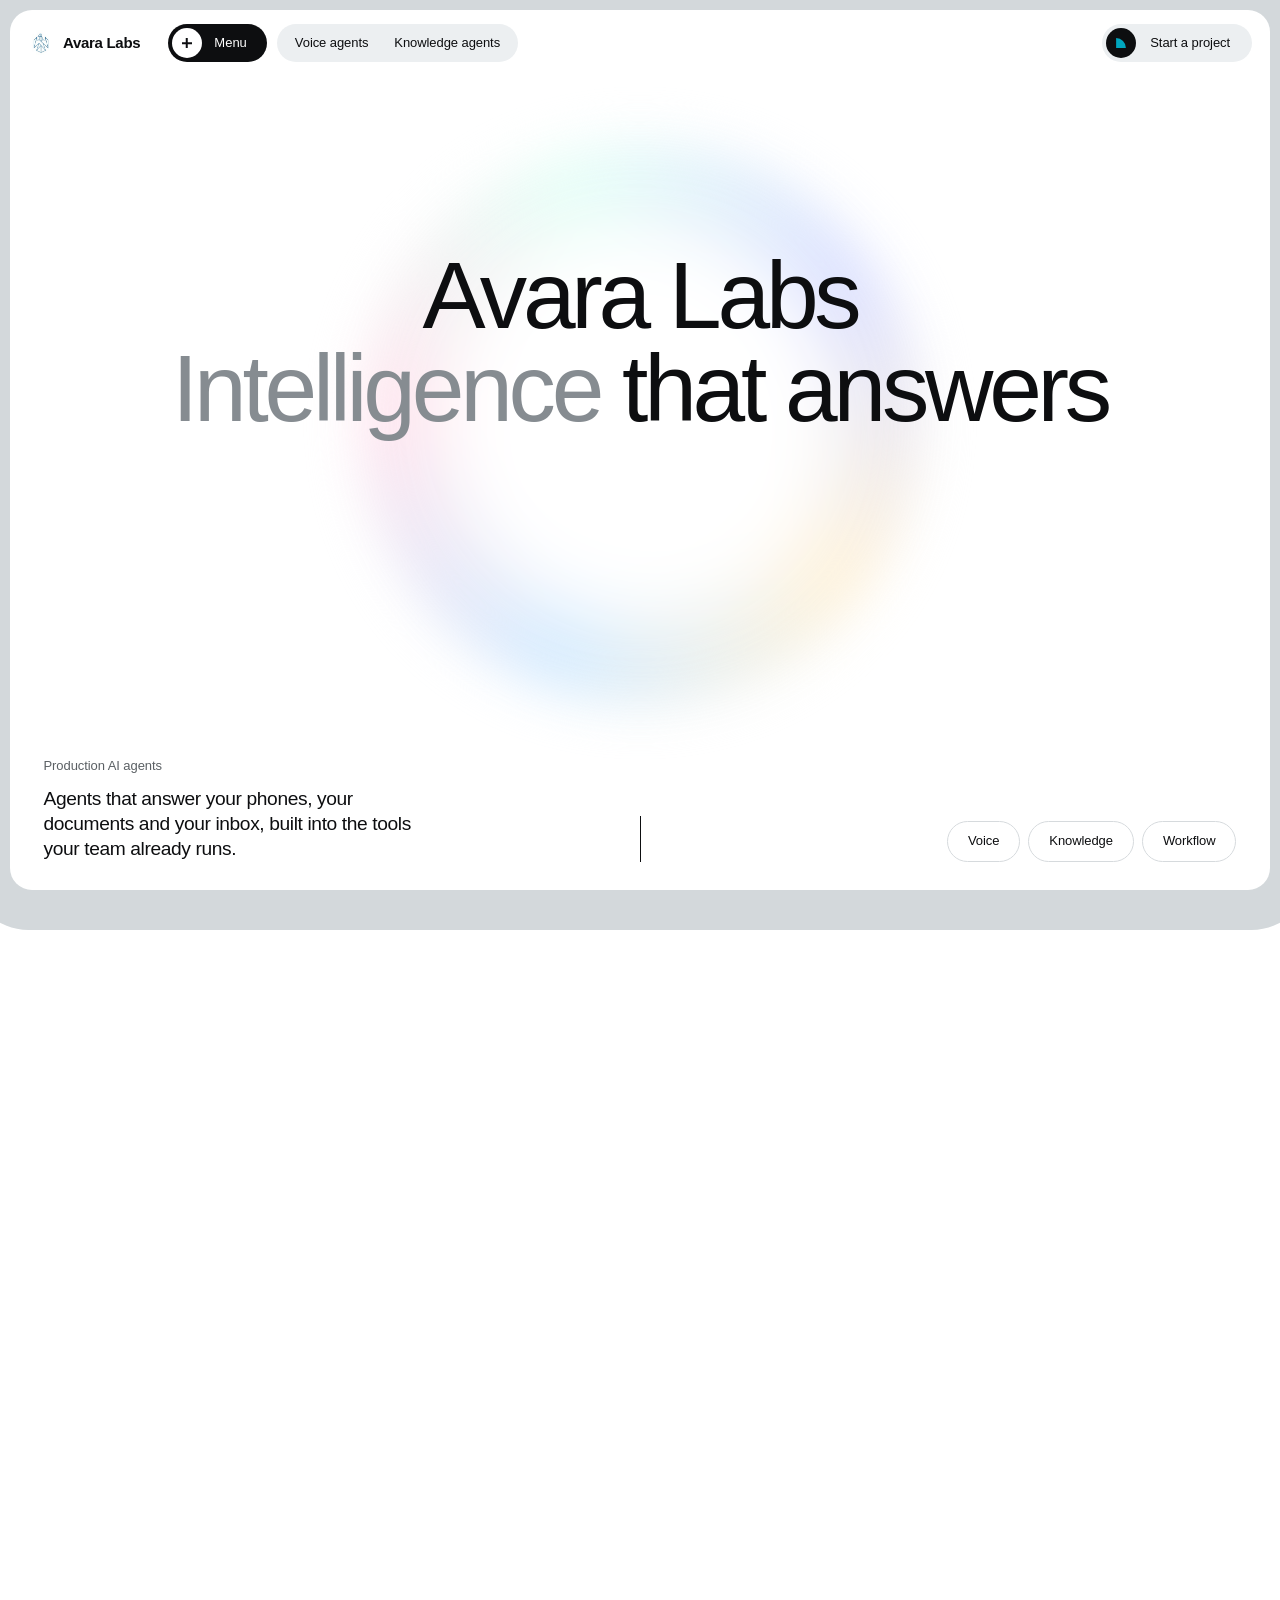
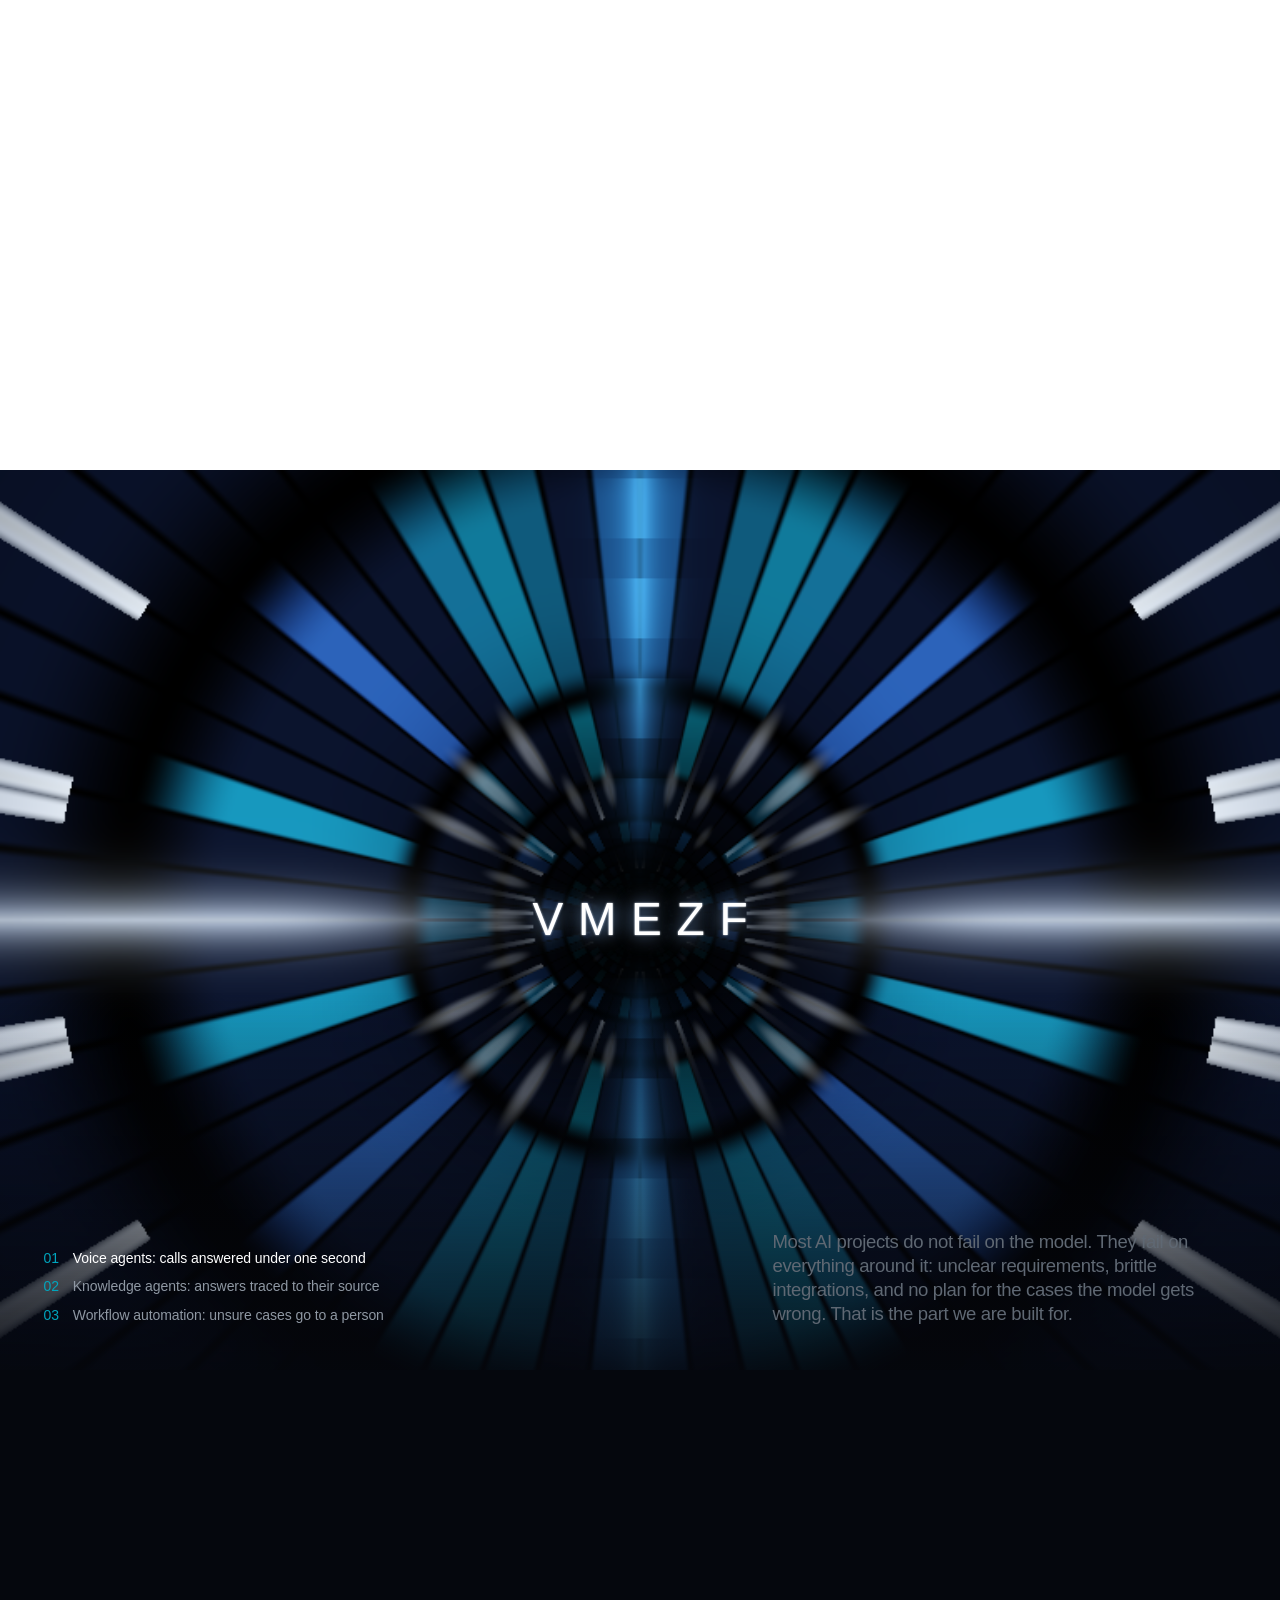
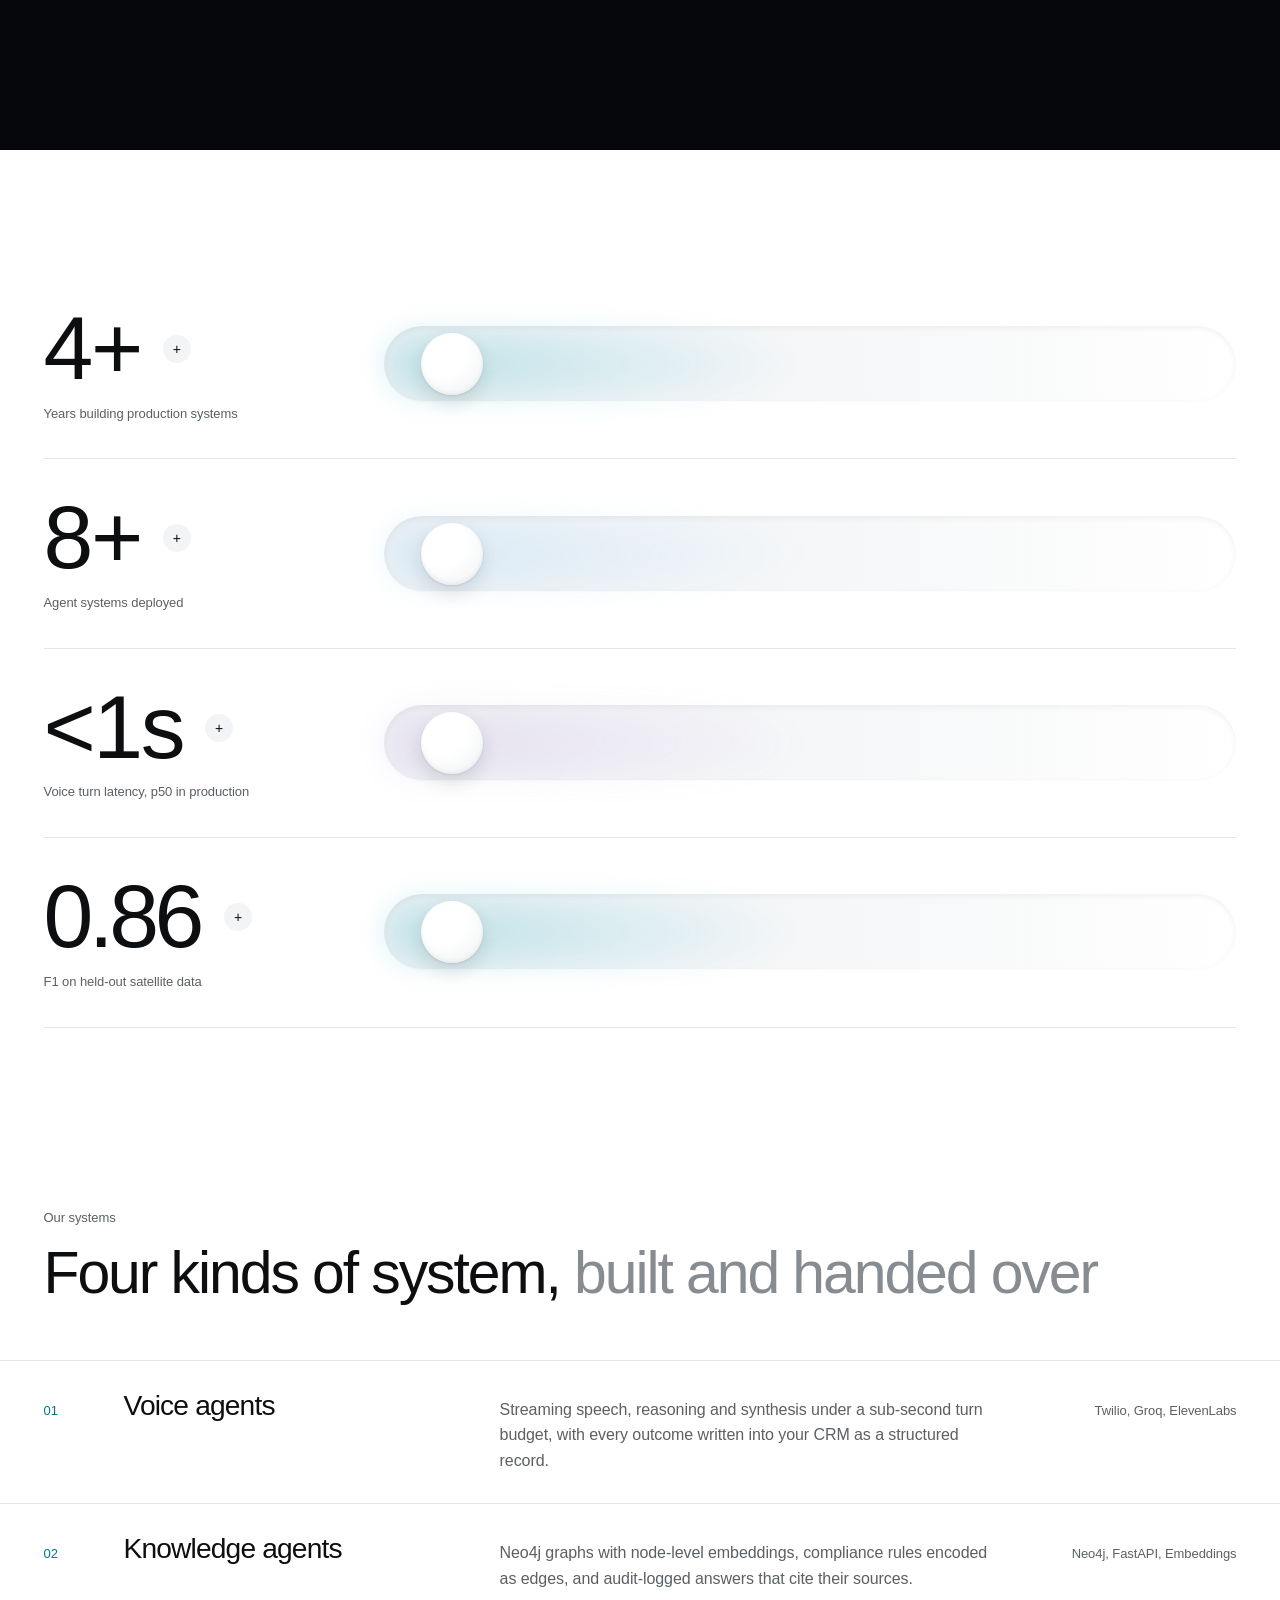
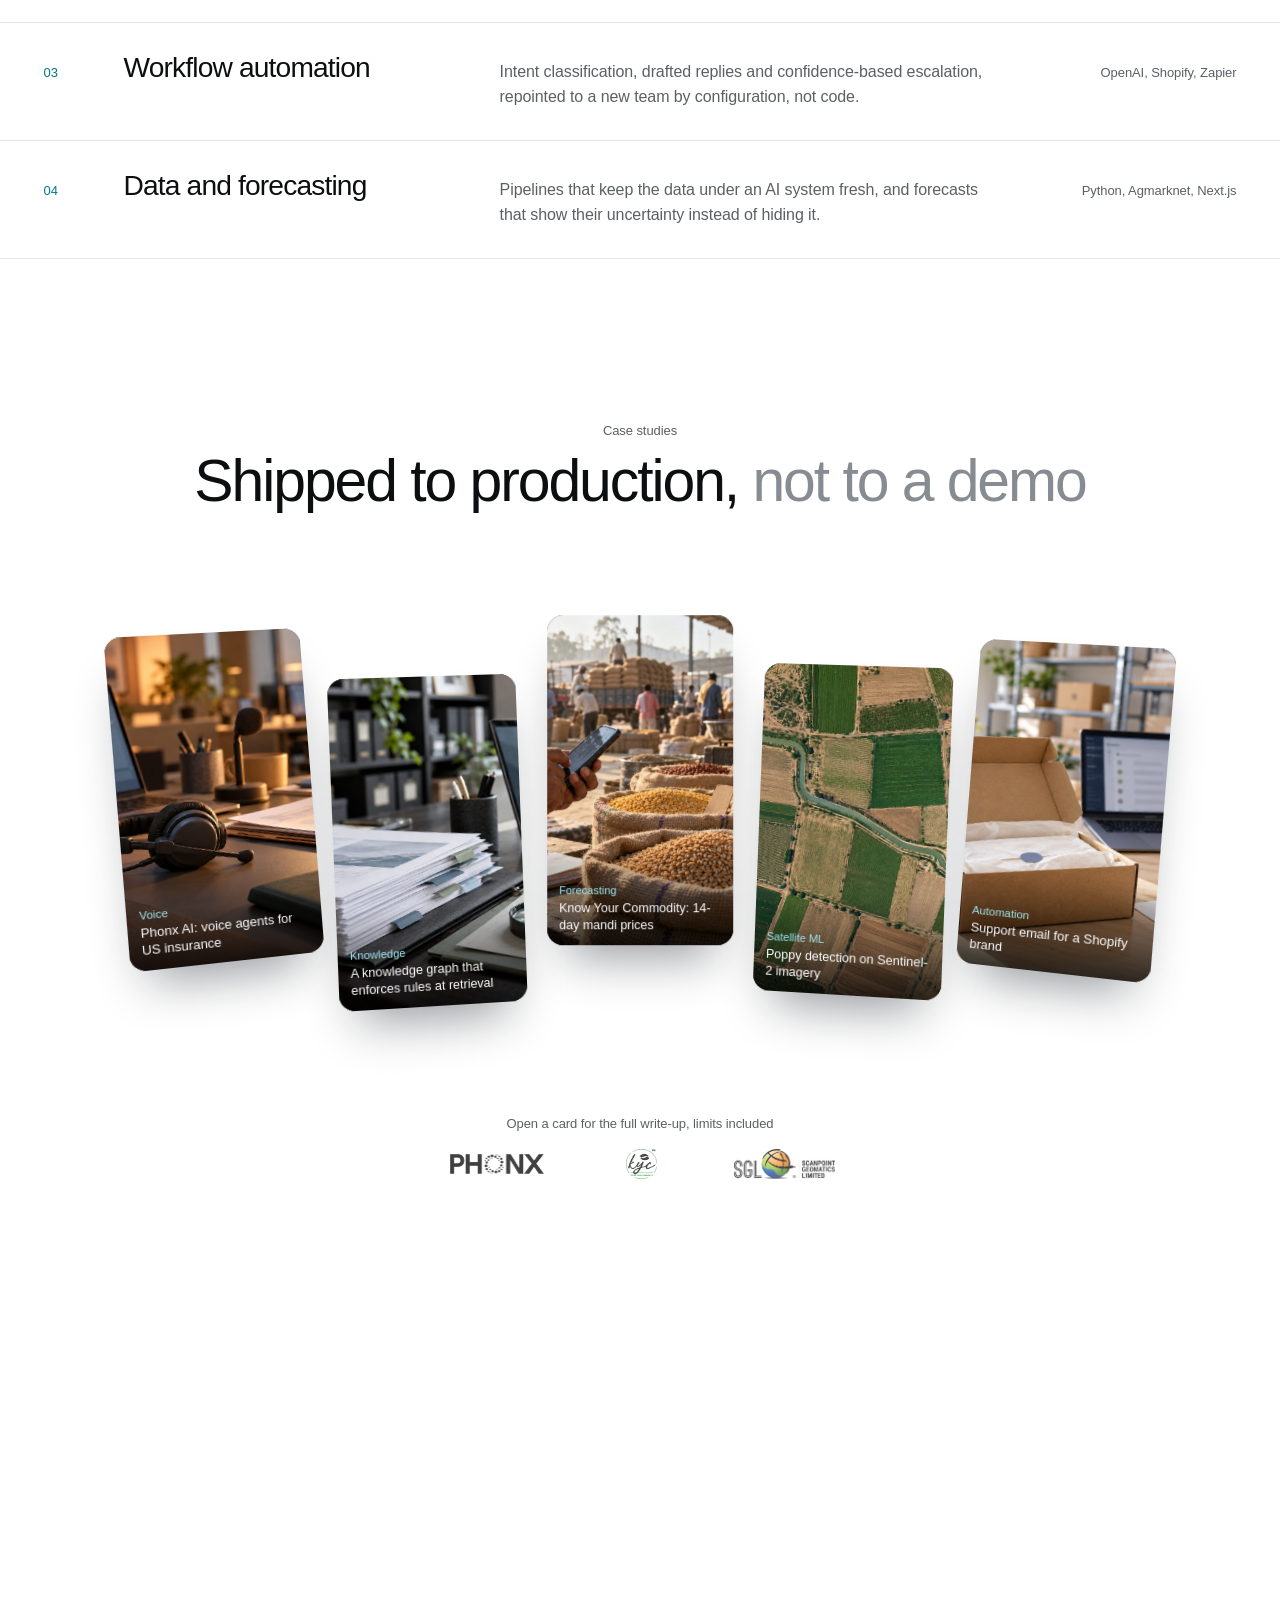
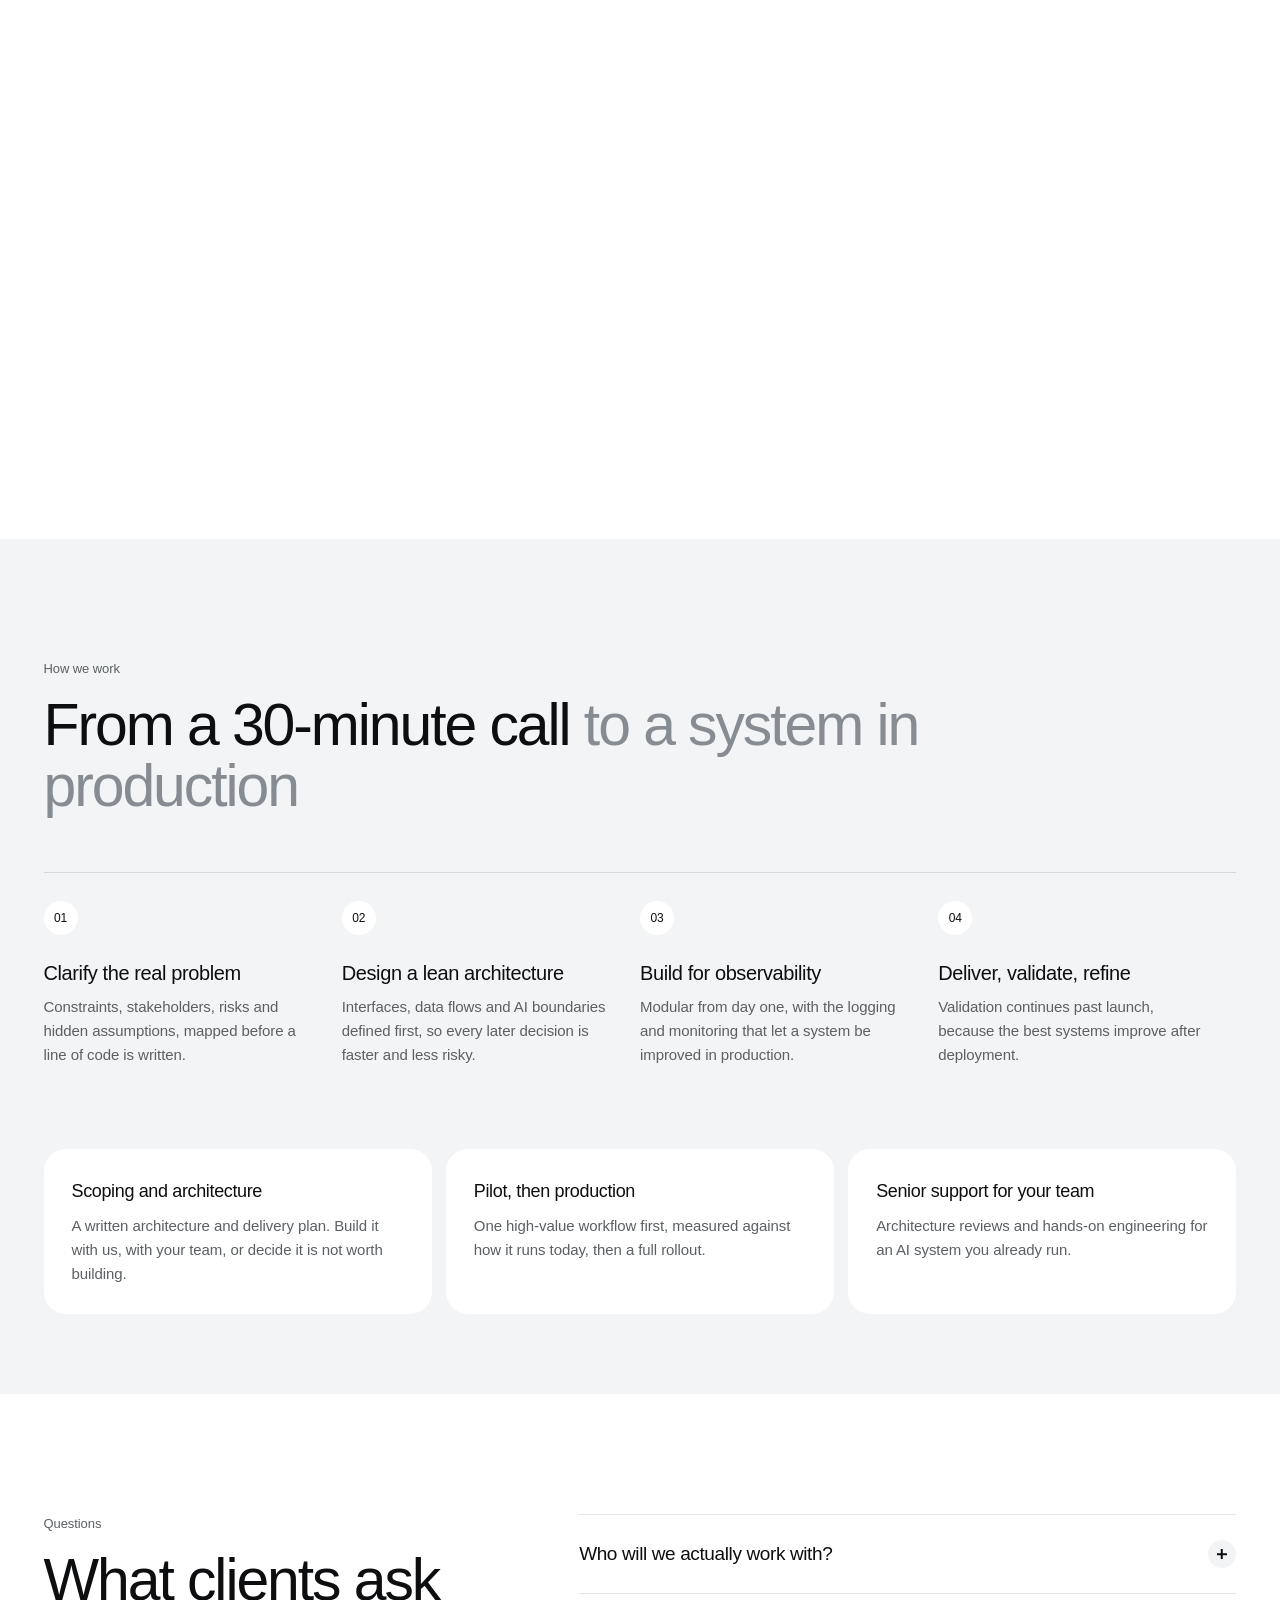
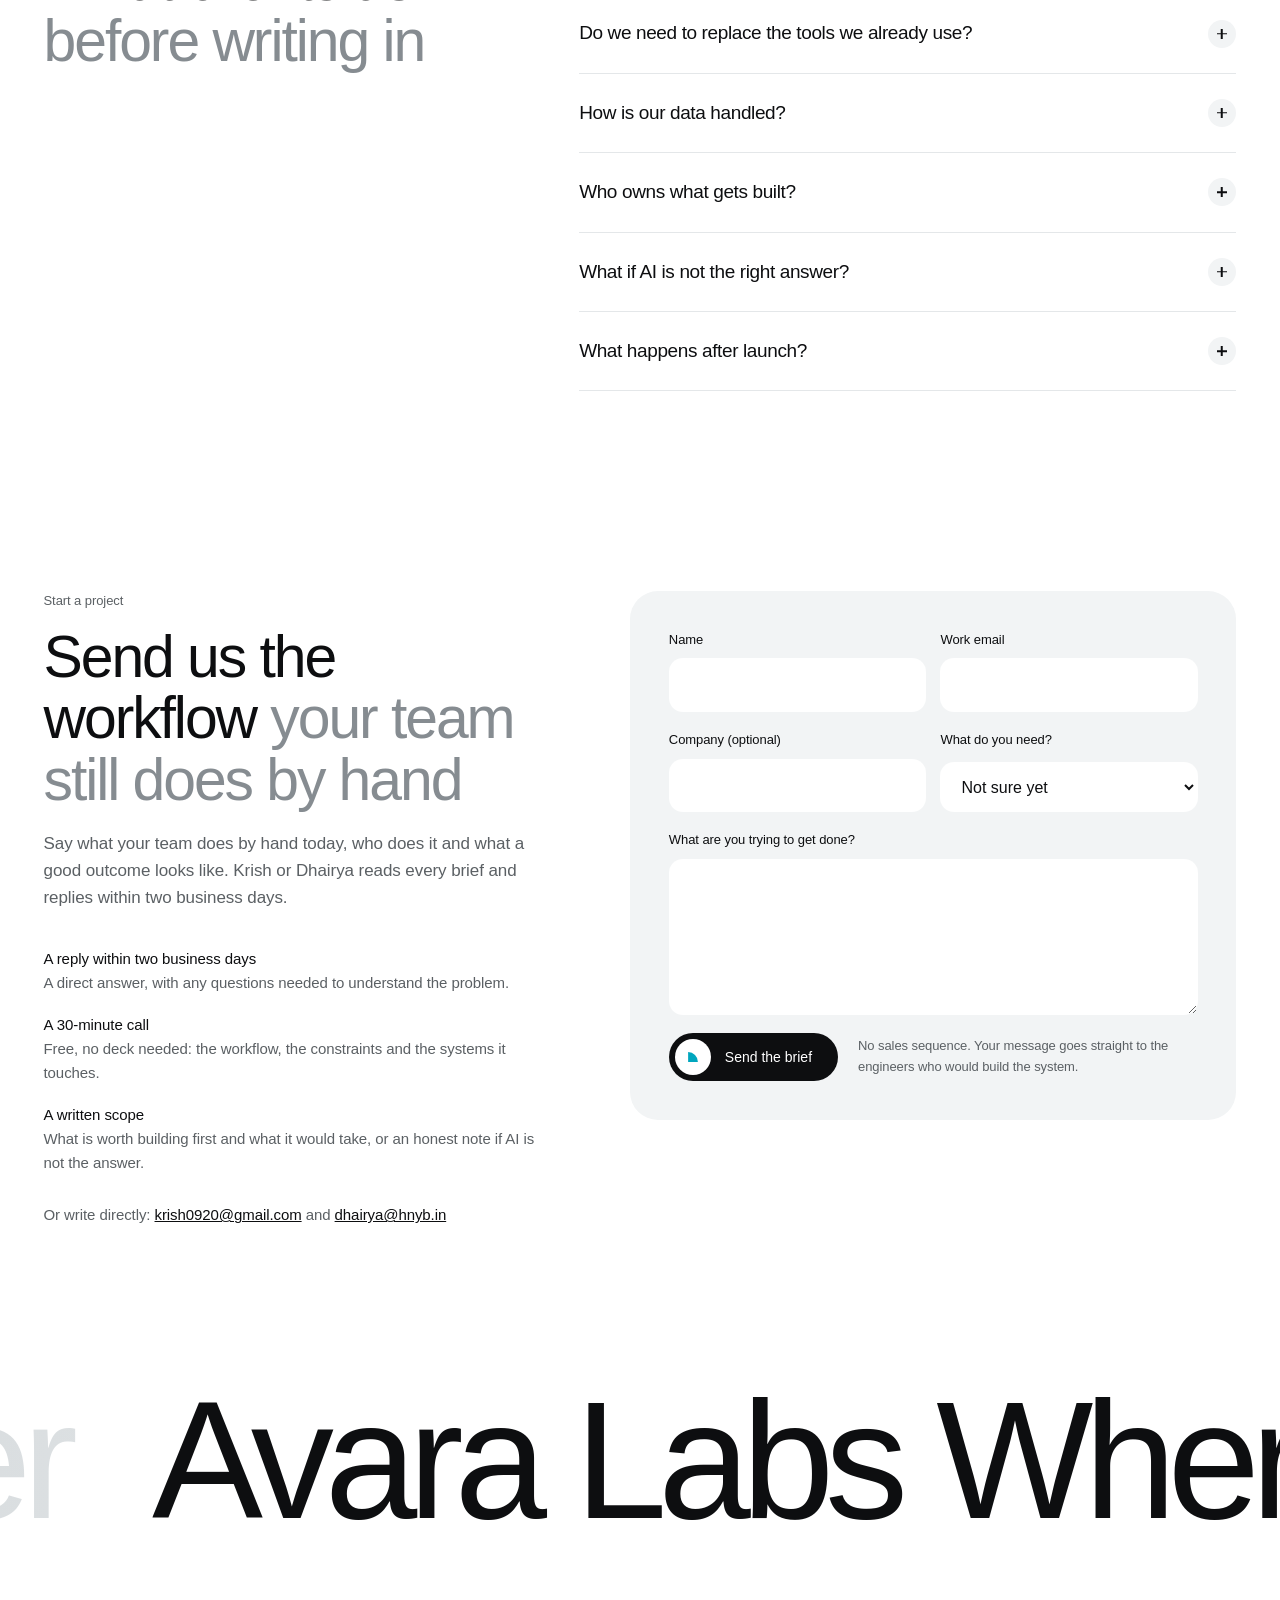
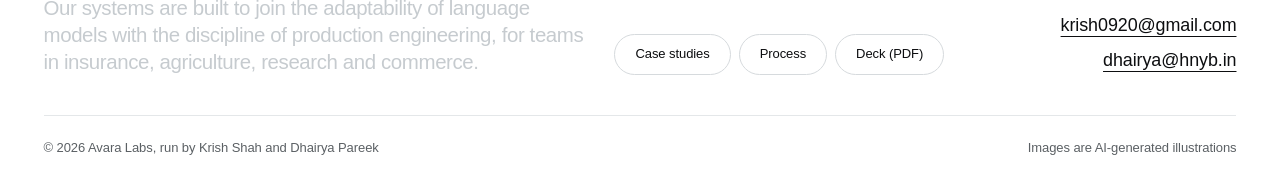
<file: index.html>
<!DOCTYPE html>
<html lang="en">
<head>
  <meta charset="UTF-8">
  <meta name="viewport" content="width=device-width, initial-scale=1">
  <title>Avara Labs | Production AI agents for calls, documents and inboxes</title>
  <meta name="description" content="Voice agents, knowledge agents and workflow automation, built by the two engineers who scope them.">
  <meta property="og:title" content="Avara Labs">
  <meta property="og:description" content="Voice agents, knowledge agents and workflow automation, built by the two engineers who scope them.">
  <link rel="icon" type="image/png" href="assets/avara-logo.png">
  <link rel="preconnect" href="https://api.fontshare.com" crossorigin>
  <link href="https://api.fontshare.com/v2/css?f[]=switzer@400,500,600&amp;display=swap" rel="stylesheet">
  <link rel="stylesheet" href="style.css">
  <script>document.documentElement.classList.add('js');</script>
</head>
<body>
<a class="skip" href="#main">Skip to content</a>

<header class="hdr" id="hdr">
  <a class="brand" href="#home" aria-label="Avara Labs, home">
    <img src="assets/avara-logo.png" alt="" width="26" height="26"><span>Avara Labs</span>
  </a>
  <button class="menu-pill" id="menu-btn" aria-expanded="false" aria-controls="menu"><span class="dot" aria-hidden="true"><i></i><i></i></span>Menu</button>
  <nav class="tag-pill" aria-label="Systems">
    <a href="#systems">Voice agents</a>
    <a href="#systems">Knowledge agents</a>
  </nav>
  <a class="cta-pill" href="#contact">
    <span class="cta-ico" aria-hidden="true"><svg viewBox="0 0 20 20" width="14" height="14"><path d="M3 17V3a14 14 0 0 1 14 14z" fill="currentColor"/></svg></span>
    Start a project
  </a>
</header>

<div class="menu" id="menu" hidden>
  <nav aria-label="Main">
    <a href="#home"><small>01</small>Home</a>
    <a href="#systems"><small>02</small>Systems</a>
    <a href="#work"><small>03</small>Work</a>
    <a href="#process"><small>04</small>Process</a>
    <a href="about.html"><small>05</small>About</a>
    <a href="#faq"><small>06</small>Questions</a>
    <a href="#contact"><small>07</small>Contact</a>
  </nav>
  <div class="menu-side">
    <p>Krish Shah and Dhairya Pareek scope, architect and build every system.</p>
    <a href="mailto:krish0920@gmail.com">krish0920@gmail.com</a>
    <a href="mailto:dhairya@hnyb.in">dhairya@hnyb.in</a>
    <a href="assets/krish_shah_combined_portfolio_with_logos.pdf" target="_blank" rel="noopener">Portfolio deck (PDF, 0.5 MB)</a>
  </div>
</div>

<main id="main">

  <!-- Hero: the reach -->
  <section class="hero" id="home" data-scene>
    <div class="hero-stick">
      <div class="orb" aria-hidden="true"></div>
      <h1 class="hero-title">
        <span class="l1">Avara Labs</span>
        <span class="l2"><em>Intelligence</em> that answers</span>
      </h1>
      <div class="hands" id="hands" aria-hidden="true">
        <div class="hand hand-h"><img src="img/hand-human.webp" alt="" width="1373" height="771" fetchpriority="high"></div>
        <div class="hand hand-r"><img src="img/hand-robot.webp" alt="" width="1355" height="539" fetchpriority="high"></div>
        <span class="spark"></span>
      </div>
      <div class="hero-foot">
        <div class="hero-copy">
          <p class="kicker">Production AI agents</p>
          <p class="lede">Agents that answer your phones, your documents and your inbox, built into the tools your team already runs.</p>
        </div>
        <span class="scroll-cue" aria-hidden="true"><i></i></span>
        <ul class="chips" aria-label="What we build">
          <li><a href="#systems">Voice</a></li>
          <li><a href="#systems">Knowledge</a></li>
          <li><a href="#systems">Workflow</a></li>
        </ul>
      </div>
    </div>
  </section>

  <!-- Tunnel -->
  <section class="tunnel" id="about" data-dark data-scene>
    <div class="tunnel-stick">
      <canvas class="tunnel-gl" id="tunnel" aria-hidden="true"></canvas>
      <div class="tunnel-word" aria-hidden="true"><span id="tword">VOICE</span></div>
      <ol class="tunnel-steps">
        <li class="on"><b>01</b> Voice agents: calls answered under one second</li>
        <li><b>02</b> Knowledge agents: answers traced to their source</li>
        <li><b>03</b> Workflow automation: unsure cases go to a person</li>
      </ol>
      <p class="tunnel-copy" id="tcopy">Most AI projects do not fail on the model. They fail on everything around it: unclear requirements, brittle integrations, and no plan for the cases the model gets wrong. That is the part we are built for.</p>
    </div>
  </section>

  <!-- Numbers -->
  <section class="stats" id="numbers" aria-label="Avara Labs in numbers">
    <div class="stat" data-tone="teal">
      <div class="stat-n"><strong data-count="4">4</strong><span>+</span><button class="plus" type="button" aria-label="About this number" data-tip="Since 2022, across insurance, agri-markets, geospatial and e-commerce">+</button></div>
      <p>Years building production systems</p>
      <div class="track" aria-hidden="true"><i></i></div>
    </div>
    <div class="stat" data-tone="pearl">
      <div class="stat-n"><strong data-count="8">8</strong><span>+</span><button class="plus" type="button" aria-label="About this number" data-tip="Voice, knowledge, forecasting and automation systems handed over">+</button></div>
      <p>Agent systems deployed</p>
      <div class="track" aria-hidden="true"><i></i></div>
    </div>
    <div class="stat" data-tone="lilac">
      <div class="stat-n"><span>&lt;</span><strong data-count="1">1</strong><span>s</span><button class="plus" type="button" aria-label="About this number" data-tip="Median voice turn on the Phonx AI deployment, barge-in included">+</button></div>
      <p>Voice turn latency, p50 in production</p>
      <div class="track" aria-hidden="true"><i></i></div>
    </div>
    <div class="stat" data-tone="teal">
      <div class="stat-n"><strong data-count="0.87" data-dec="2">0.87</strong><button class="plus" type="button" aria-label="About this number" data-tip="Held-out Sentinel-2 test data, Scanpoint Geomatics research build">+</button></div>
      <p>F1 on held-out satellite data</p>
      <div class="track" aria-hidden="true"><i></i></div>
    </div>
  </section>

  <!-- Systems -->
  <section class="systems" id="systems">
    <div class="sec-head">
      <p class="kicker">Our systems</p>
      <h2>Four kinds of system, <em>built and handed over</em></h2>
    </div>
    <ul class="sys-list">
      <li>
        <span class="sys-n">01</span>
        <h3>Voice agents</h3>
        <p>Streaming speech, reasoning and synthesis under a sub-second turn budget, with every outcome written into your CRM as a structured record.</p>
        <span class="sys-stack">Twilio, Groq, ElevenLabs</span>
      </li>
      <li>
        <span class="sys-n">02</span>
        <h3>Knowledge agents</h3>
        <p>Neo4j graphs with node-level embeddings, compliance rules encoded as edges, and audit-logged answers that cite their sources.</p>
        <span class="sys-stack">Neo4j, FastAPI, Embeddings</span>
      </li>
      <li>
        <span class="sys-n">03</span>
        <h3>Workflow automation</h3>
        <p>Intent classification, drafted replies and confidence-based escalation, repointed to a new team by configuration, not code.</p>
        <span class="sys-stack">OpenAI, Shopify, Zapier</span>
      </li>
      <li>
        <span class="sys-n">04</span>
        <h3>Data and forecasting</h3>
        <p>Pipelines that keep the data under an AI system fresh, and forecasts that show their uncertainty instead of hiding it.</p>
        <span class="sys-stack">Python, Agmarknet, Next.js</span>
      </li>
    </ul>
  </section>

  <!-- Work: the card stack -->
  <section class="work" id="work">
    <div class="work-stick">
      <div class="work-head">
        <p class="kicker">Case studies</p>
        <h2 class="work-title"><span>Shipped to production,</span> <em>not to a demo</em></h2>
      </div>
      <div class="stage" id="stage">
        <button class="card" data-case="phonx" type="button"><img src="img/voice-agent-ops.jpg" alt=""><span class="card-cap"><small>Voice</small>Phonx AI: voice agents for US insurance</span></button>
        <button class="card" data-case="vkg" type="button"><img src="img/knowledge-compliance.jpg" alt=""><span class="card-cap"><small>Knowledge</small>A knowledge graph that enforces rules at retrieval</span></button>
        <button class="card" data-case="kyc" type="button"><img src="img/agri-forecasting.jpg" alt=""><span class="card-cap"><small>Forecasting</small>Know Your Commodity: 14-day mandi prices</span></button>
        <button class="card" data-case="sat" type="button"><img src="img/satellite-ml.jpg" alt=""><span class="card-cap"><small>Satellite ML</small>Poppy detection on Sentinel-2 imagery</span></button>
        <button class="card" data-case="ecom" type="button"><img src="img/ecommerce-support.jpg" alt=""><span class="card-cap"><small>Automation</small>Support email for a Shopify brand</span></button>
      </div>
      <p class="work-hint" id="work-hint">Open a card for the full write-up, limits included</p>
      <div class="logos" aria-label="Built for and with">
        <img src="assets/phonx-light.png" alt="Phonx AI" loading="lazy">
        <img src="assets/kyc-light.png" alt="Know Your Commodity" loading="lazy">
        <img src="assets/sgl-light.png" alt="Scanpoint Geomatics" loading="lazy">
      </div>
    </div>
  </section>

  <!-- Process -->
  <section class="process" id="process">
    <div class="sec-head">
      <p class="kicker">How we work</p>
      <h2>From a 30-minute call <em>to a system in production</em></h2>
    </div>
    <ol class="steps">
      <li><span class="step-n">01</span><h3>Clarify the real problem</h3><p>Constraints, stakeholders, risks and hidden assumptions, mapped before a line of code is written.</p></li>
      <li><span class="step-n">02</span><h3>Design a lean architecture</h3><p>Interfaces, data flows and AI boundaries defined first, so every later decision is faster and less risky.</p></li>
      <li><span class="step-n">03</span><h3>Build for observability</h3><p>Modular from day one, with the logging and monitoring that let a system be improved in production.</p></li>
      <li><span class="step-n">04</span><h3>Deliver, validate, refine</h3><p>Validation continues past launch, because the best systems improve after deployment.</p></li>
    </ol>
    <div class="offers">
      <article><h3>Scoping and architecture</h3><p>A written architecture and delivery plan. Build it with us, with your team, or decide it is not worth building.</p></article>
      <article><h3>Pilot, then production</h3><p>One high-value workflow first, measured against how it runs today, then a full rollout.</p></article>
      <article><h3>Senior support for your team</h3><p>Architecture reviews and hands-on engineering for an AI system you already run.</p></article>
    </div>
  </section>

  <!-- FAQ -->
  <section class="faq" id="faq">
    <div class="sec-head">
      <p class="kicker">Questions</p>
      <h2>What clients ask <em>before writing in</em></h2>
    </div>
    <div class="faq-list">
      <details><summary>Who will we actually work with?<i aria-hidden="true"></i></summary><p>Krish Shah and Dhairya Pareek, directly. Krish leads requirements and architecture; Dhairya leads data, forecasting and integrations. The people who scope the system build it.</p></details>
      <details><summary>Do we need to replace the tools we already use?<i aria-hidden="true"></i></summary><p>No. Systems are built around your existing CRM, telephony, inbox and data. Where an off-the-shelf component is the right answer, we use it.</p></details>
      <details><summary>How is our data handled?<i aria-hidden="true"></i></summary><p>Access and compliance rules are enforced inside the system, with audit logging where it matters. Sensitive deployments can run inside your own environment; a previous insurance deployment runs on-premises with encryption at rest.</p></details>
      <details><summary>Who owns what gets built?<i aria-hidden="true"></i></summary><p>You do. The code, configuration and documentation are yours, handed over in a state your own team can run.</p></details>
      <details><summary>What if AI is not the right answer?<i aria-hidden="true"></i></summary><p>Then we will say so. Some problems are better solved with a rule, a form or a process change, and the scoping step is designed to find that out early.</p></details>
      <details><summary>What happens after launch?<i aria-hidden="true"></i></summary><p>Systems are monitored in production, thresholds are tuned against real usage, and ongoing support is agreed as part of the scope.</p></details>
    </div>
  </section>

  <!-- Contact -->
  <section class="contact" id="contact">
    <div class="sec-head">
      <p class="kicker">Start a project</p>
      <h2>Send us the workflow <em>your team still does by hand</em></h2>
      <p class="sec-sub">Say what your team does by hand today, who does it and what a good outcome looks like. Krish or Dhairya reads every brief and replies within two business days.</p>
      <ol class="next">
        <li><b>A reply within two business days</b> A direct answer, with any questions needed to understand the problem.</li>
        <li><b>A 30-minute call</b> Free, no deck needed: the workflow, the constraints and the systems it touches.</li>
        <li><b>A written scope</b> What is worth building first and what it would take, or an honest note if AI is not the answer.</li>
      </ol>
      <p class="mails">Or write directly: <a href="mailto:krish0920@gmail.com">krish0920@gmail.com</a> and <a href="mailto:dhairya@hnyb.in">dhairya@hnyb.in</a></p>
    </div>
    <form class="form" action="https://formsubmit.co/krish0920@gmail.com" method="POST">
      <input type="hidden" name="_subject" value="New brief from avaralabs site">
      <input type="hidden" name="_captcha" value="false">
      <input type="hidden" name="_cc" value="dhairya@hnyb.in">
      <input type="hidden" name="_next" data-next="thanks.html" value="">
      <label class="hp">Leave this empty <input type="text" name="_honey" tabindex="-1" autocomplete="off"></label>
      <div class="row">
        <label>Name <input name="name" required autocomplete="name"></label>
        <label>Work email <input type="email" name="email" required autocomplete="email"></label>
      </div>
      <div class="row">
        <label>Company (optional) <input name="company" autocomplete="organization"></label>
        <label>What do you need?
          <select name="need">
            <option>Not sure yet</option>
            <option>Voice agent</option>
            <option>Knowledge or document system</option>
            <option>Workflow automation</option>
            <option>Architecture review</option>
            <option>Senior engineering support</option>
          </select>
        </label>
      </div>
      <label>What are you trying to get done? <textarea name="message" rows="5" required></textarea></label>
      <div class="form-foot">
        <button class="send" type="submit"><span class="cta-ico" aria-hidden="true"><svg viewBox="0 0 20 20" width="14" height="14"><path d="M3 17V3a14 14 0 0 1 14 14z" fill="currentColor"/></svg></span>Send the brief</button>
        <p>No sales sequence. Your message goes straight to the engineers who would build the system.</p>
      </div>
    </form>
  </section>
</main>

<footer class="foot">
  <div class="marquee" aria-hidden="true">
    <div class="marquee-track" id="marquee">
      <span><b>Avara Labs</b> Where people and agents work together</span>
      <span><b>Avara Labs</b> Where people and agents work together</span>
    </div>
  </div>
  <div class="foot-body">
    <p class="reveal" id="reveal">Our systems are built to join the adaptability of language models with the discipline of production engineering, for teams in insurance, agriculture, research and commerce.</p>
    <ul class="chips chips-foot">
      <li><a href="#work">Case studies</a></li>
      <li><a href="#process">Process</a></li>
      <li><a href="assets/krish_shah_combined_portfolio_with_logos.pdf" target="_blank" rel="noopener">Deck (PDF)</a></li>
    </ul>
    <div class="foot-mails">
      <a class="foot-mail" href="mailto:krish0920@gmail.com">krish0920@gmail.com</a>
      <a class="foot-mail" href="mailto:dhairya@hnyb.in">dhairya@hnyb.in</a>
    </div>
  </div>
  <div class="foot-base">
    <span>&copy; 2026 Avara Labs, run by Krish Shah and Dhairya Pareek</span>
    <span>Images are AI-generated illustrations</span>
  </div>
</footer>

<dialog class="case-dialog" id="case-dialog" aria-labelledby="cd-title">
  <form method="dialog"><button class="cd-close" aria-label="Close">&times;</button></form>
  <img id="cd-img" alt="">
  <div class="cd-body">
    <p class="kicker" id="cd-kicker"></p>
    <h2 id="cd-title"></h2>
    <dl id="cd-facts"></dl>
    <div id="cd-text"></div>
    <a class="send" href="#contact" id="cd-cta">Talk to us about something similar</a>
  </div>
</dialog>

<script src="menu.js"></script>
<script type="module" src="script.js"></script>
</body>
</html>
</file>
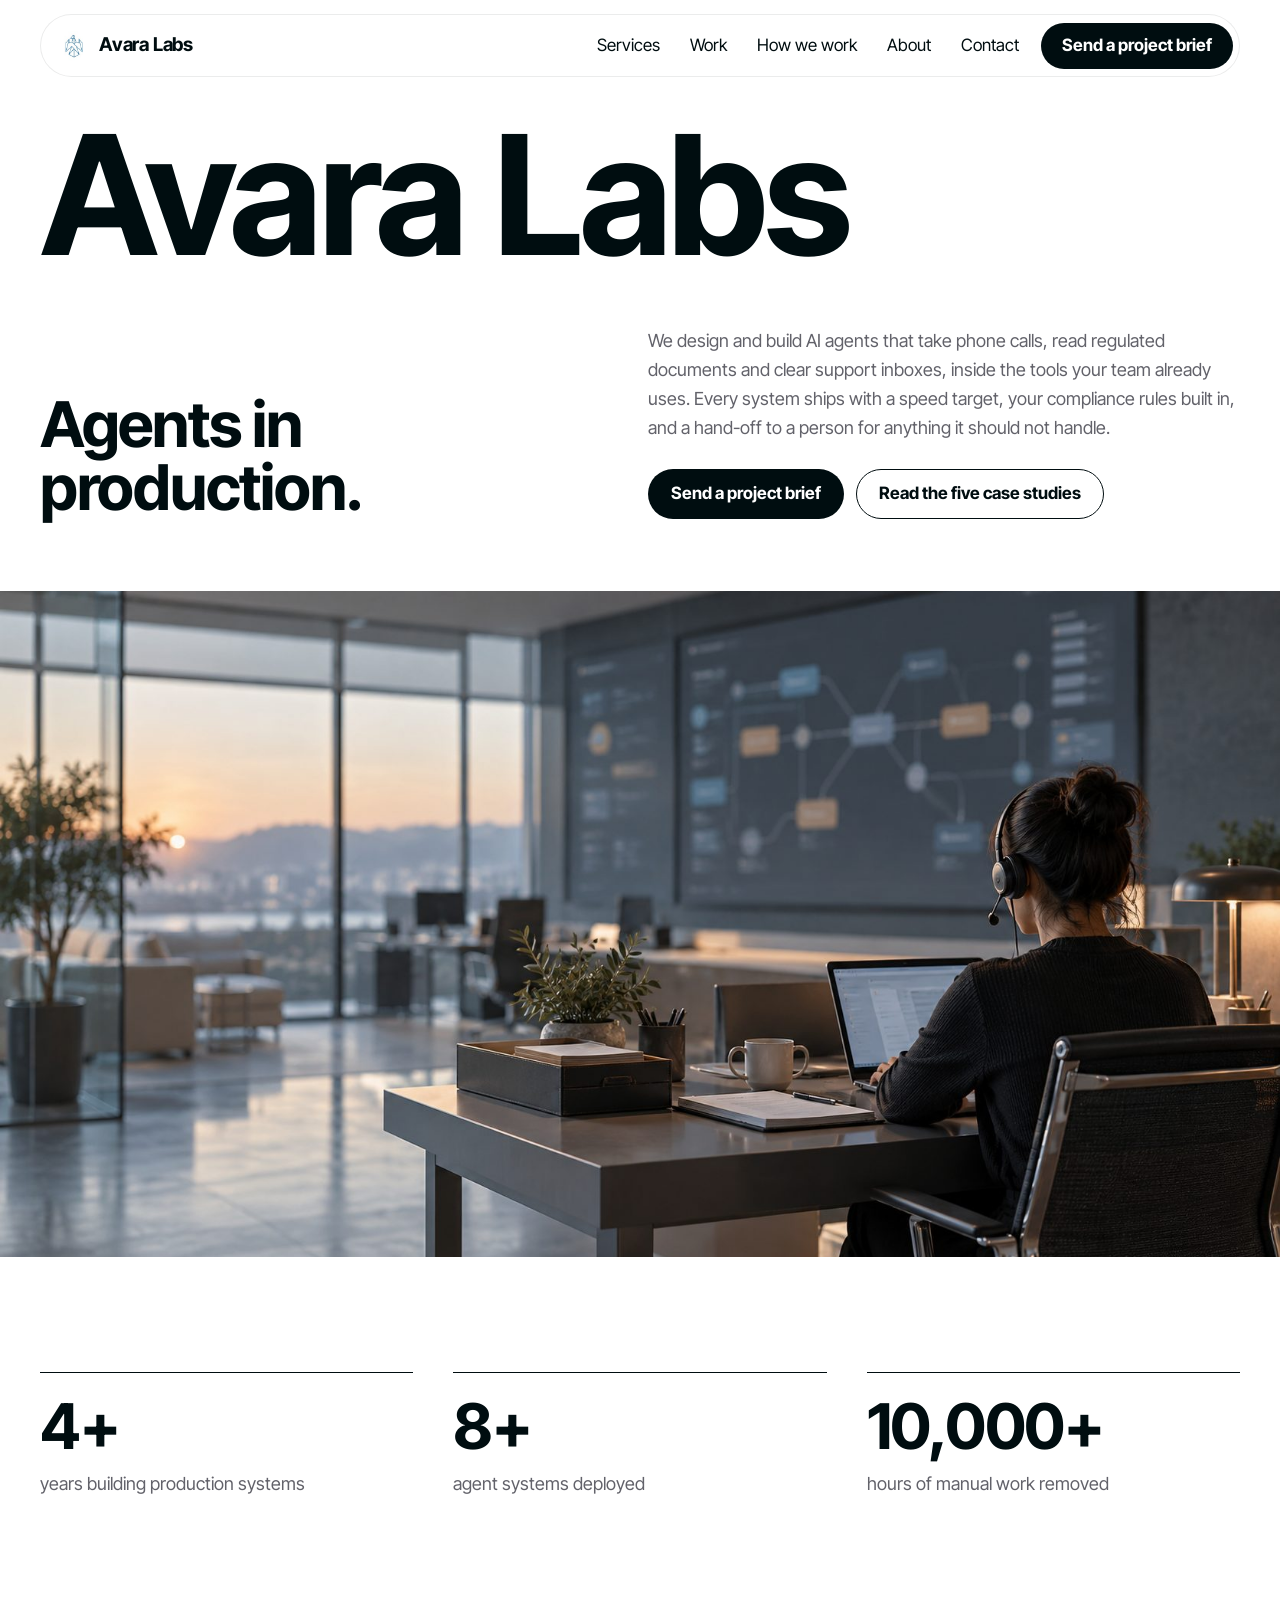
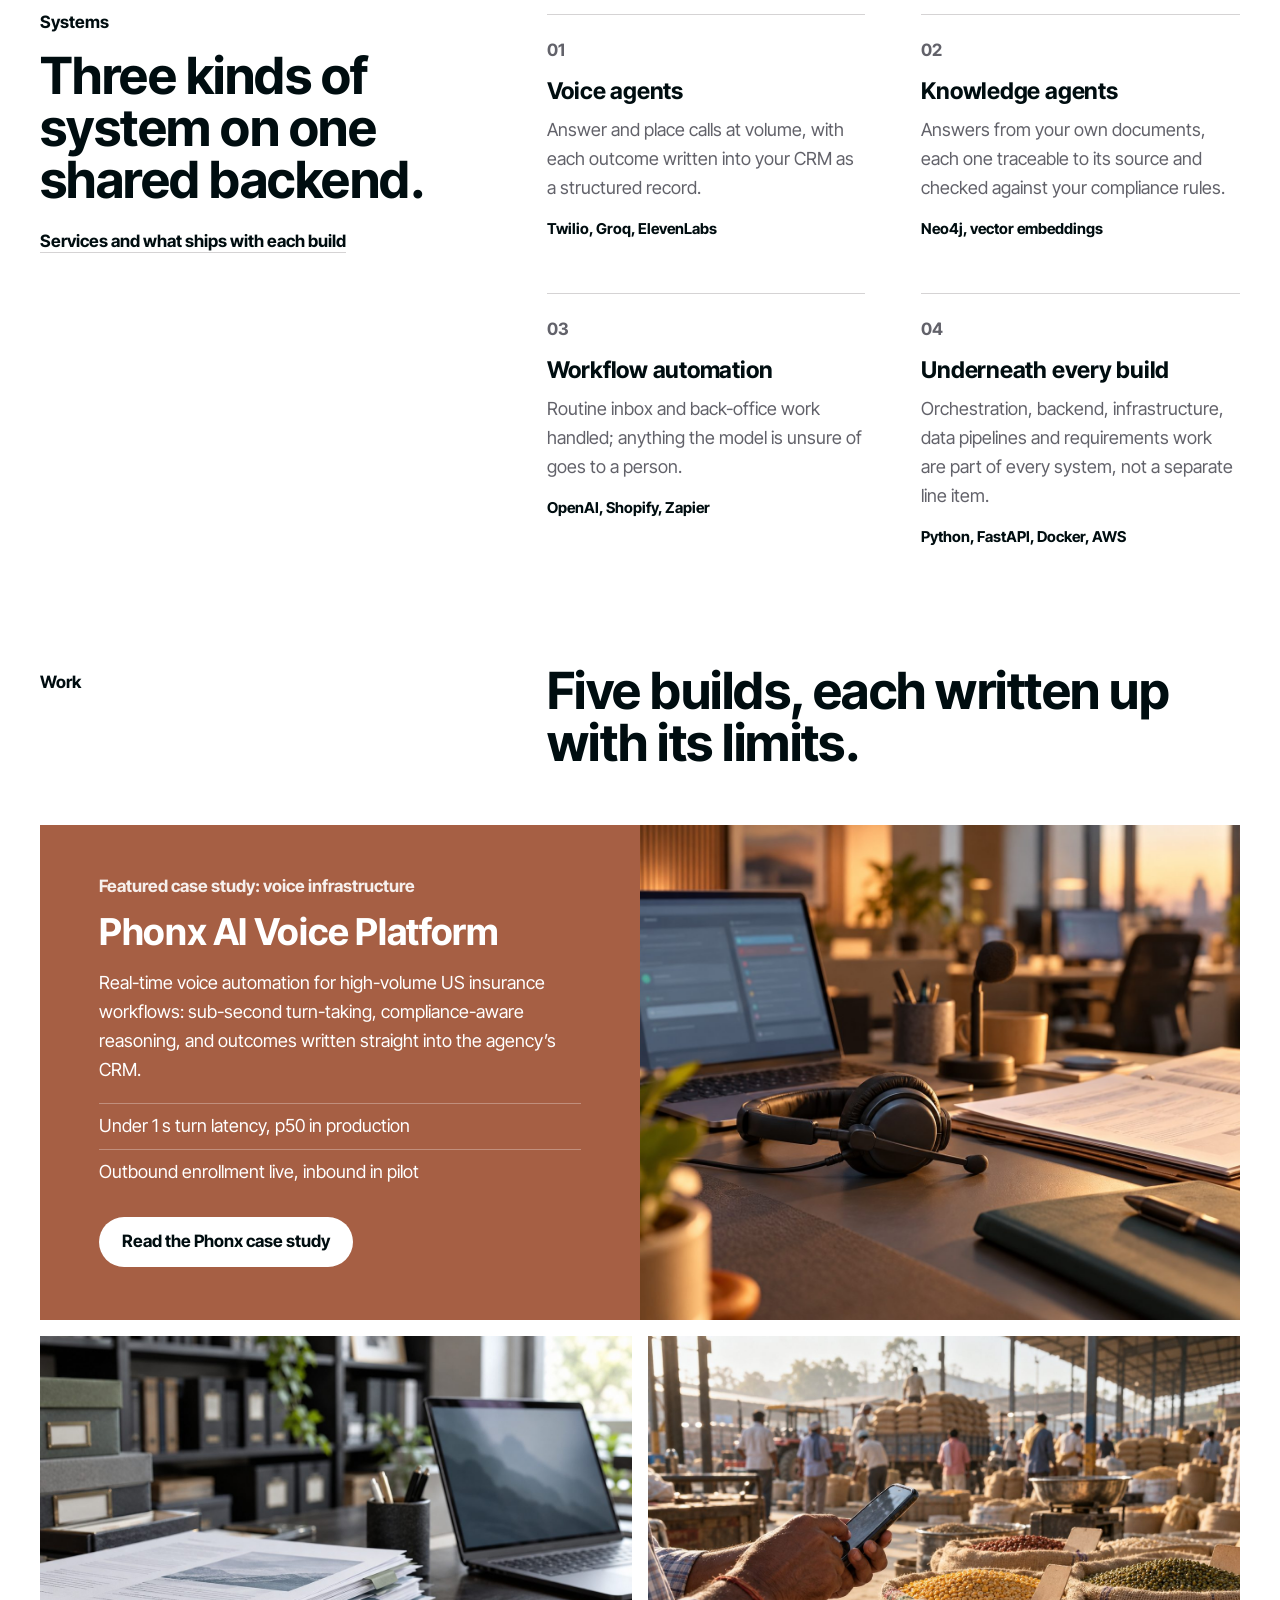
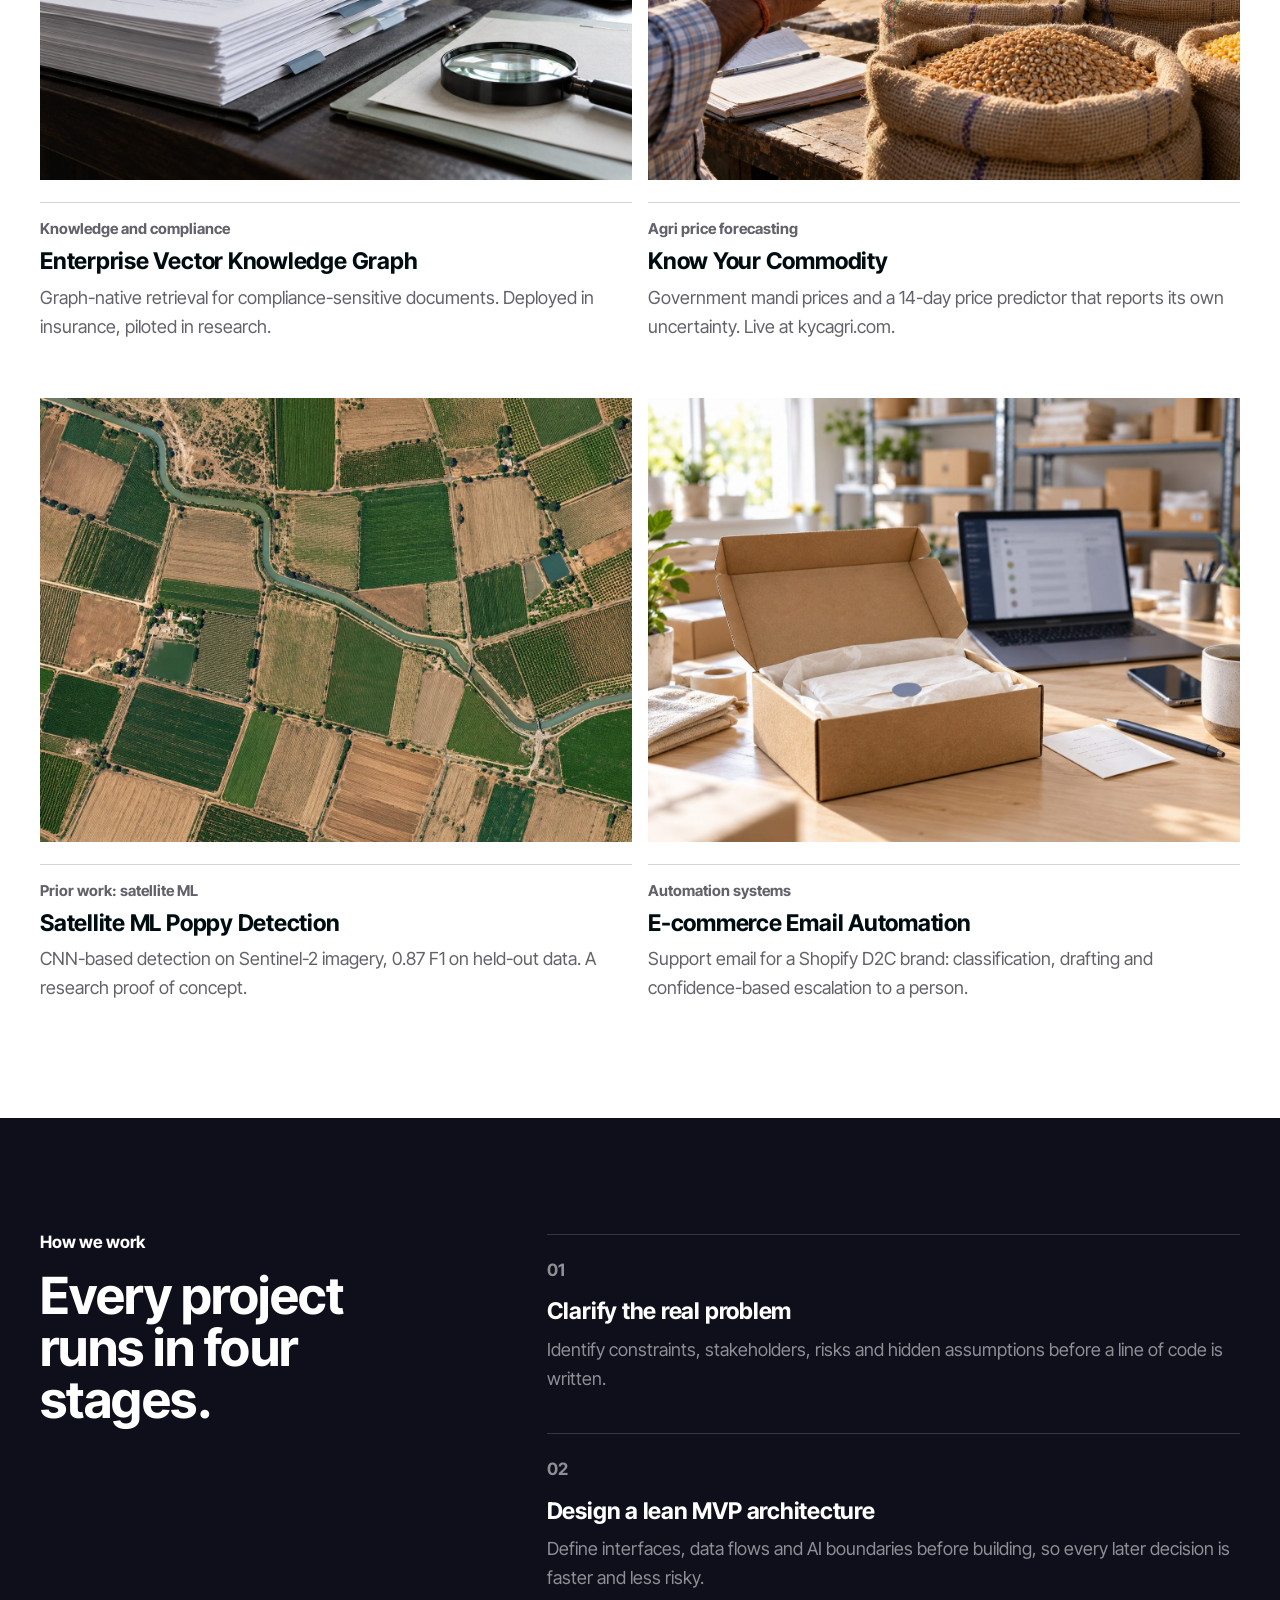
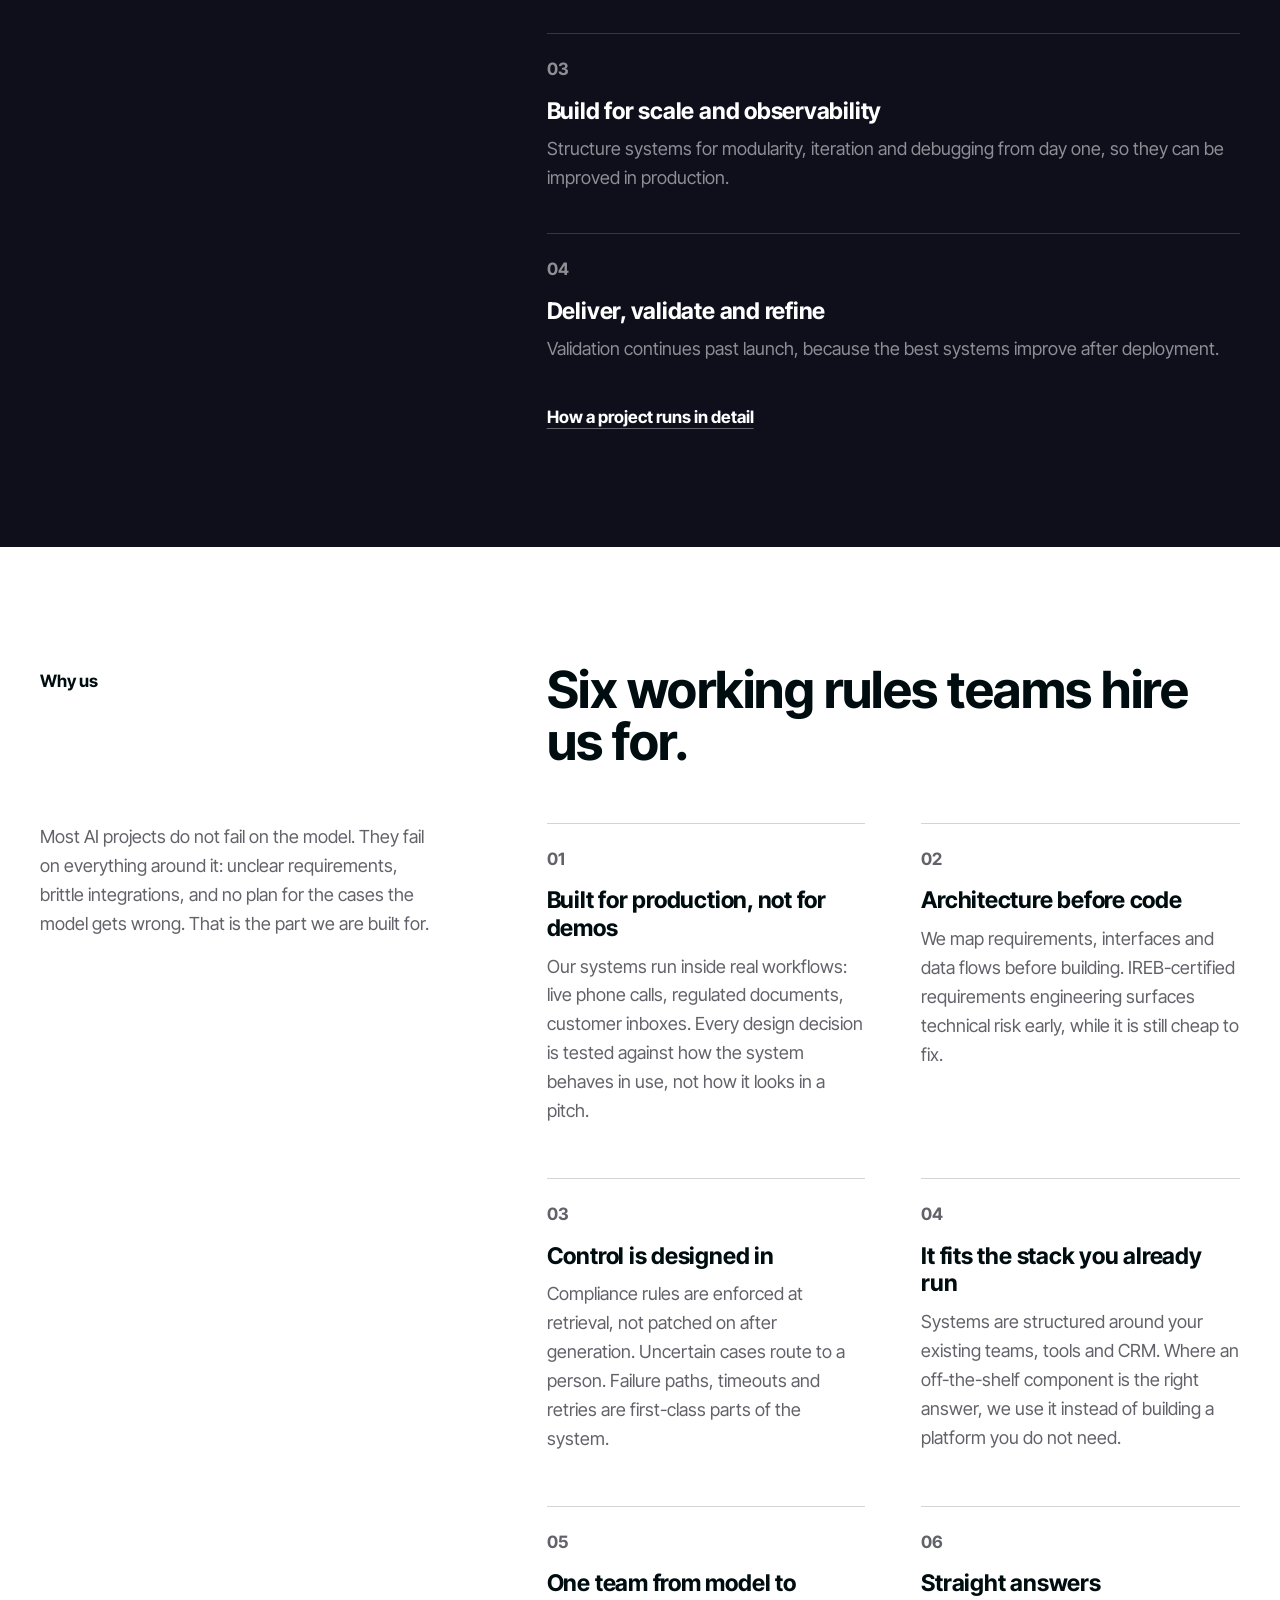
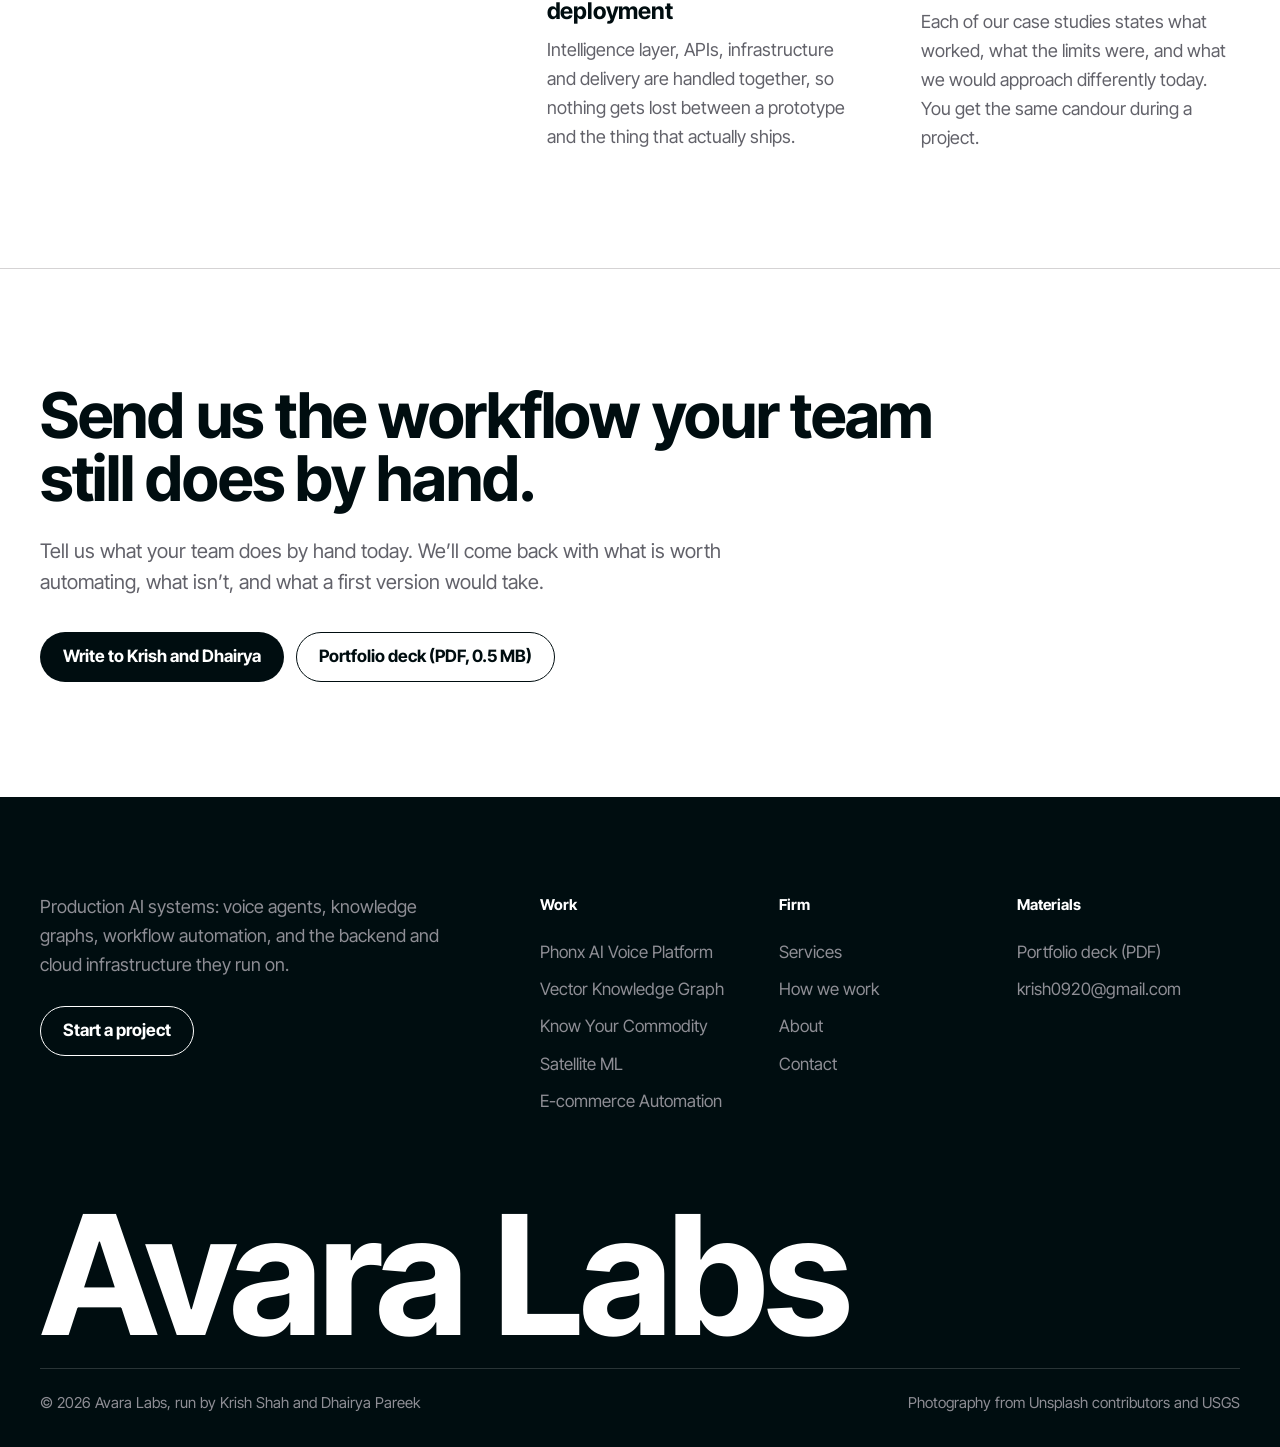
<file: hyer/index.html>
<!DOCTYPE html>
<html lang="en">
<head>
  <meta charset="UTF-8">
  <meta name="viewport" content="width=device-width, initial-scale=1">
  <meta name="theme-color" content="#ffffff">
  <title>Avara Labs — AI agents in production</title>
  <meta name="description" content="Avara Labs designs and builds AI agents that take phone calls, read regulated documents and clear support inboxes, inside the tools your team already uses.">
  <meta property="og:type" content="website">
  <meta property="og:site_name" content="Avara Labs">
  <meta property="og:title" content="Avara Labs — AI agents in production">
  <meta property="og:description" content="Avara Labs designs and builds AI agents that take phone calls, read regulated documents and clear support inboxes, inside the tools your team already uses.">
  <meta property="og:image" content="assets/og-image.png">
  <link rel="icon" type="image/png" href="assets/logos/avara-logo.png">
  <link rel="preconnect" href="https://fonts.googleapis.com">
  <link rel="preconnect" href="https://fonts.gstatic.com" crossorigin>
  <link href="https://fonts.googleapis.com/css2?family=Inter+Tight:wght@400;700&amp;display=swap" rel="stylesheet">
  <script>document.documentElement.classList.add('js');</script>
  <link rel="stylesheet" href="style.css">
</head>
<body>
<a class="skip" href="#main">Skip to content</a>
<header class="site-head">
  <div class="wrap">
    <nav class="nav" aria-label="Main">
      <a href="index.html" class="brand"><img src="assets/logos/avara-logo.png" alt="" width="30" height="30">Avara Labs</a>
      <ul class="nav-links">
        <li><a href="services.html">Services</a></li>
        <li><a href="projects.html">Work</a></li>
        <li><a href="approach.html">How we work</a></li>
        <li><a href="about.html">About</a></li>
        <li><a href="contact.html">Contact</a></li>
      </ul>
      <a href="contact.html" class="btn btn-ink">Send a project brief</a>
      <button class="menu-btn" type="button" aria-label="Open menu" aria-expanded="false"><span></span><span></span></button>
    </nav>
  </div>
</header>
<main id="main">
  <section class="hero">
    <div class="wrap">
      <p class="wordmark" aria-hidden="true"><span>Avara Labs</span></p>
      <div class="hero-foot">
        <h1>Agents in<br>production.</h1>
        <div class="hero-copy">
          <p class="hero-intro">We design and build AI agents that take phone calls, read regulated documents and clear support inboxes, inside the tools your team already uses. Every system ships with a speed target, your compliance rules built in, and a hand-off to a person for anything it should not handle.</p>
          <div class="actions">
            <a href="contact.html" class="btn btn-ink">Send a project brief</a>
            <a href="projects.html" class="btn btn-ghost">Read the five case studies</a>
          </div>
        </div>
      </div>
    </div>
    <img class="hero-photo" src="img/hero-ai-ops.jpg" alt="An engineer on a call at a desk, with a system diagram on the wall screen" fetchpriority="high">
  </section>

  <section class="section">
    <div class="wrap">
      <dl class="numbers">
        <div class="number"><dt>4+</dt><dd>years building production systems</dd></div>
        <div class="number"><dt>8+</dt><dd>agent systems deployed</dd></div>
        <div class="number"><dt>10,000+</dt><dd>hours of manual work removed</dd></div>
      </dl>
    </div>
  </section>

  <section class="section" id="systems">
    <div class="wrap split">
      <div class="split-label sticky">
        <span class="caption">Systems</span>
        <h2 class="h-lg">Three kinds of system on one shared backend.</h2>
        <a class="link" href="services.html">Services and what ships with each build</a>
      </div>
      <div class="split-body features">
        <a class="feature" href="services.html#voice">
          <span class="n">01</span>
          <h3>Voice agents</h3>
          <p>Answer and place calls at volume, with each outcome written into your CRM as a structured record.</p>
          <p class="meta">Twilio, Groq, ElevenLabs</p>
        </a>
        <a class="feature" href="services.html#knowledge">
          <span class="n">02</span>
          <h3>Knowledge agents</h3>
          <p>Answers from your own documents, each one traceable to its source and checked against your compliance rules.</p>
          <p class="meta">Neo4j, vector embeddings</p>
        </a>
        <a class="feature" href="services.html#workflow">
          <span class="n">03</span>
          <h3>Workflow automation</h3>
          <p>Routine inbox and back-office work handled; anything the model is unsure of goes to a person.</p>
          <p class="meta">OpenAI, Shopify, Zapier</p>
        </a>
        <a class="feature" href="services.html#underneath">
          <span class="n">04</span>
          <h3>Underneath every build</h3>
          <p>Orchestration, backend, infrastructure, data pipelines and requirements work are part of every system, not a separate line item.</p>
          <p class="meta">Python, FastAPI, Docker, AWS</p>
        </a>
      </div>
    </div>
  </section>

  <section class="section" id="work">
    <div class="wrap">
      <div class="sec-head">
        <span class="caption">Work</span>
        <h2 class="h-lg">Five builds, each written up with its limits.</h2>
      </div>

      <article class="clay">
        <div class="clay-body">
          <span class="caption">Featured case study: voice infrastructure</span>
          <h3>Phonx AI Voice Platform</h3>
          <p>Real-time voice automation for high-volume US insurance workflows: sub-second turn-taking, compliance-aware reasoning, and outcomes written straight into the agency&rsquo;s CRM.</p>
          <ul>
            <li>Under 1 s turn latency, p50 in production</li>
            <li>Outbound enrollment live, inbound in pilot</li>
          </ul>
          <div class="actions">
            <a href="project_phonx.html" class="btn btn-light">Read the Phonx case study</a>
          </div>
        </div>
        <div class="clay-photo"><img src="img/voice-agent-ops.jpg" alt="Headset and workspace for a production voice-agent system" loading="lazy"></div>
      </article>

      <div class="cards">
        <a class="card" href="project_vkg.html">
          <div class="card-photo"><img src="img/knowledge-compliance.jpg" alt="Secure document workspace for a knowledge and compliance system" loading="lazy"></div>
          <div class="card-text">
            <span class="caption">Knowledge and compliance</span>
            <h3>Enterprise Vector Knowledge Graph</h3>
            <p>Graph-native retrieval for compliance-sensitive documents. Deployed in insurance, piloted in research.</p>
          </div>
        </a>
        <a class="card" href="project_kyc.html">
          <div class="card-photo"><img src="img/agri-forecasting.jpg" alt="Grain market scene for agricultural price forecasting" loading="lazy"></div>
          <div class="card-text">
            <span class="caption">Agri price forecasting</span>
            <h3>Know Your Commodity</h3>
            <p>Government mandi prices and a 14-day price predictor that reports its own uncertainty. Live at kycagri.com.</p>
          </div>
        </a>
        <a class="card" href="project_satellite.html">
          <div class="card-photo"><img src="img/satellite-ml.jpg" alt="Illustrative aerial view of agricultural field patterns" loading="lazy"></div>
          <div class="card-text">
            <span class="caption">Prior work: satellite ML</span>
            <h3>Satellite ML Poppy Detection</h3>
            <p>CNN-based detection on Sentinel-2 imagery, 0.87 F1 on held-out data. A research proof of concept.</p>
          </div>
        </a>
        <a class="card" href="project_avara.html">
          <div class="card-photo"><img src="img/ecommerce-support.jpg" alt="Fulfilment desk for e-commerce customer-support automation" loading="lazy"></div>
          <div class="card-text">
            <span class="caption">Automation systems</span>
            <h3>E-commerce Email Automation</h3>
            <p>Support email for a Shopify D2C brand: classification, drafting and confidence-based escalation to a person.</p>
          </div>
        </a>
      </div>
    </div>
  </section>

  <section class="band-dark" id="process">
    <div class="wrap split">
      <div class="split-label sticky">
        <span class="caption">How we work</span>
        <h2 class="h-lg">Every project runs in four stages.</h2>
      </div>
      <div class="split-body">
        <div class="features cols-1">
          <div class="feature"><span class="n">01</span><h3>Clarify the real problem</h3><p>Identify constraints, stakeholders, risks and hidden assumptions before a line of code is written.</p></div>
          <div class="feature"><span class="n">02</span><h3>Design a lean MVP architecture</h3><p>Define interfaces, data flows and AI boundaries before building, so every later decision is faster and less risky.</p></div>
          <div class="feature"><span class="n">03</span><h3>Build for scale and observability</h3><p>Structure systems for modularity, iteration and debugging from day one, so they can be improved in production.</p></div>
          <div class="feature"><span class="n">04</span><h3>Deliver, validate and refine</h3><p>Validation continues past launch, because the best systems improve after deployment.</p></div>
        </div>
        <a class="link" href="approach.html" style="display:inline-block;margin-top:40px">How a project runs in detail</a>
      </div>
    </div>
  </section>

  <section class="section" id="why" style="padding-top:var(--section)">
    <div class="wrap">
      <div class="sec-head">
        <span class="caption">Why us</span>
        <h2 class="h-lg">Six working rules teams hire us for.</h2>
      </div>
      <div class="split">
        <div class="split-label">
          <p style="margin-top:0">Most AI projects do not fail on the model. They fail on everything around it: unclear requirements, brittle integrations, and no plan for the cases the model gets wrong. That is the part we are built for.</p>
        </div>
        <div class="split-body features">
          <div class="feature"><span class="n">01</span><h3>Built for production, not for demos</h3><p>Our systems run inside real workflows: live phone calls, regulated documents, customer inboxes. Every design decision is tested against how the system behaves in use, not how it looks in a pitch.</p></div>
          <div class="feature"><span class="n">02</span><h3>Architecture before code</h3><p>We map requirements, interfaces and data flows before building. IREB-certified requirements engineering surfaces technical risk early, while it is still cheap to fix.</p></div>
          <div class="feature"><span class="n">03</span><h3>Control is designed in</h3><p>Compliance rules are enforced at retrieval, not patched on after generation. Uncertain cases route to a person. Failure paths, timeouts and retries are first-class parts of the system.</p></div>
          <div class="feature"><span class="n">04</span><h3>It fits the stack you already run</h3><p>Systems are structured around your existing teams, tools and CRM. Where an off-the-shelf component is the right answer, we use it instead of building a platform you do not need.</p></div>
          <div class="feature"><span class="n">05</span><h3>One team from model to deployment</h3><p>Intelligence layer, APIs, infrastructure and delivery are handled together, so nothing gets lost between a prototype and the thing that actually ships.</p></div>
          <div class="feature"><span class="n">06</span><h3>Straight answers</h3><p>Each of our case studies states what worked, what the limits were, and what we would approach differently today. You get the same candour during a project.</p></div>
        </div>
      </div>
    </div>
  </section>

  <section class="cta">
    <div class="wrap">
      <h2 class="h-display">Send us the workflow your team still does by hand.</h2>
      <p class="lead">Tell us what your team does by hand today. We&rsquo;ll come back with what is worth automating, what isn&rsquo;t, and what a first version would take.</p>
      <div class="actions">
        <a href="contact.html" class="btn btn-ink">Write to Krish and Dhairya</a>
        <a href="assets/docs/krish_shah_combined_portfolio_with_logos.pdf" class="btn btn-ghost" target="_blank" rel="noopener">Portfolio deck (PDF, 0.5 MB)</a>
      </div>
    </div>
  </section>
</main>

<footer class="site-foot">
  <div class="wrap">
    <div class="foot-grid">
      <div>
        <p>Production AI systems: voice agents, knowledge graphs, workflow automation, and the backend and cloud infrastructure they run on.</p>
        <a href="contact.html" class="btn btn-ghost-light">Start a project</a>
      </div>
      <div class="foot-col">
        <h2>Work</h2>
        <a href="project_phonx.html">Phonx AI Voice Platform</a>
        <a href="project_vkg.html">Vector Knowledge Graph</a>
        <a href="project_kyc.html">Know Your Commodity</a>
        <a href="project_satellite.html">Satellite ML</a>
        <a href="project_avara.html">E-commerce Automation</a>
      </div>
      <div class="foot-col">
        <h2>Firm</h2>
        <a href="services.html">Services</a>
        <a href="approach.html">How we work</a>
        <a href="about.html">About</a>
        <a href="contact.html">Contact</a>
      </div>
      <div class="foot-col">
        <h2>Materials</h2>
        <a href="assets/docs/krish_shah_combined_portfolio_with_logos.pdf" target="_blank" rel="noopener">Portfolio deck (PDF)</a>
        <a href="mailto:krish0920@gmail.com">krish0920@gmail.com</a>
      </div>
    </div>
    <p class="foot-mark" aria-hidden="true">Avara Labs</p>
    <div class="foot-base">
      <p>&copy; 2026 Avara Labs, run by Krish Shah and Dhairya Pareek</p>
      <p>Photography from Unsplash contributors and USGS</p>
    </div>
  </div>
</footer>
<script src="script.js"></script>
</body>
</html>
</file>
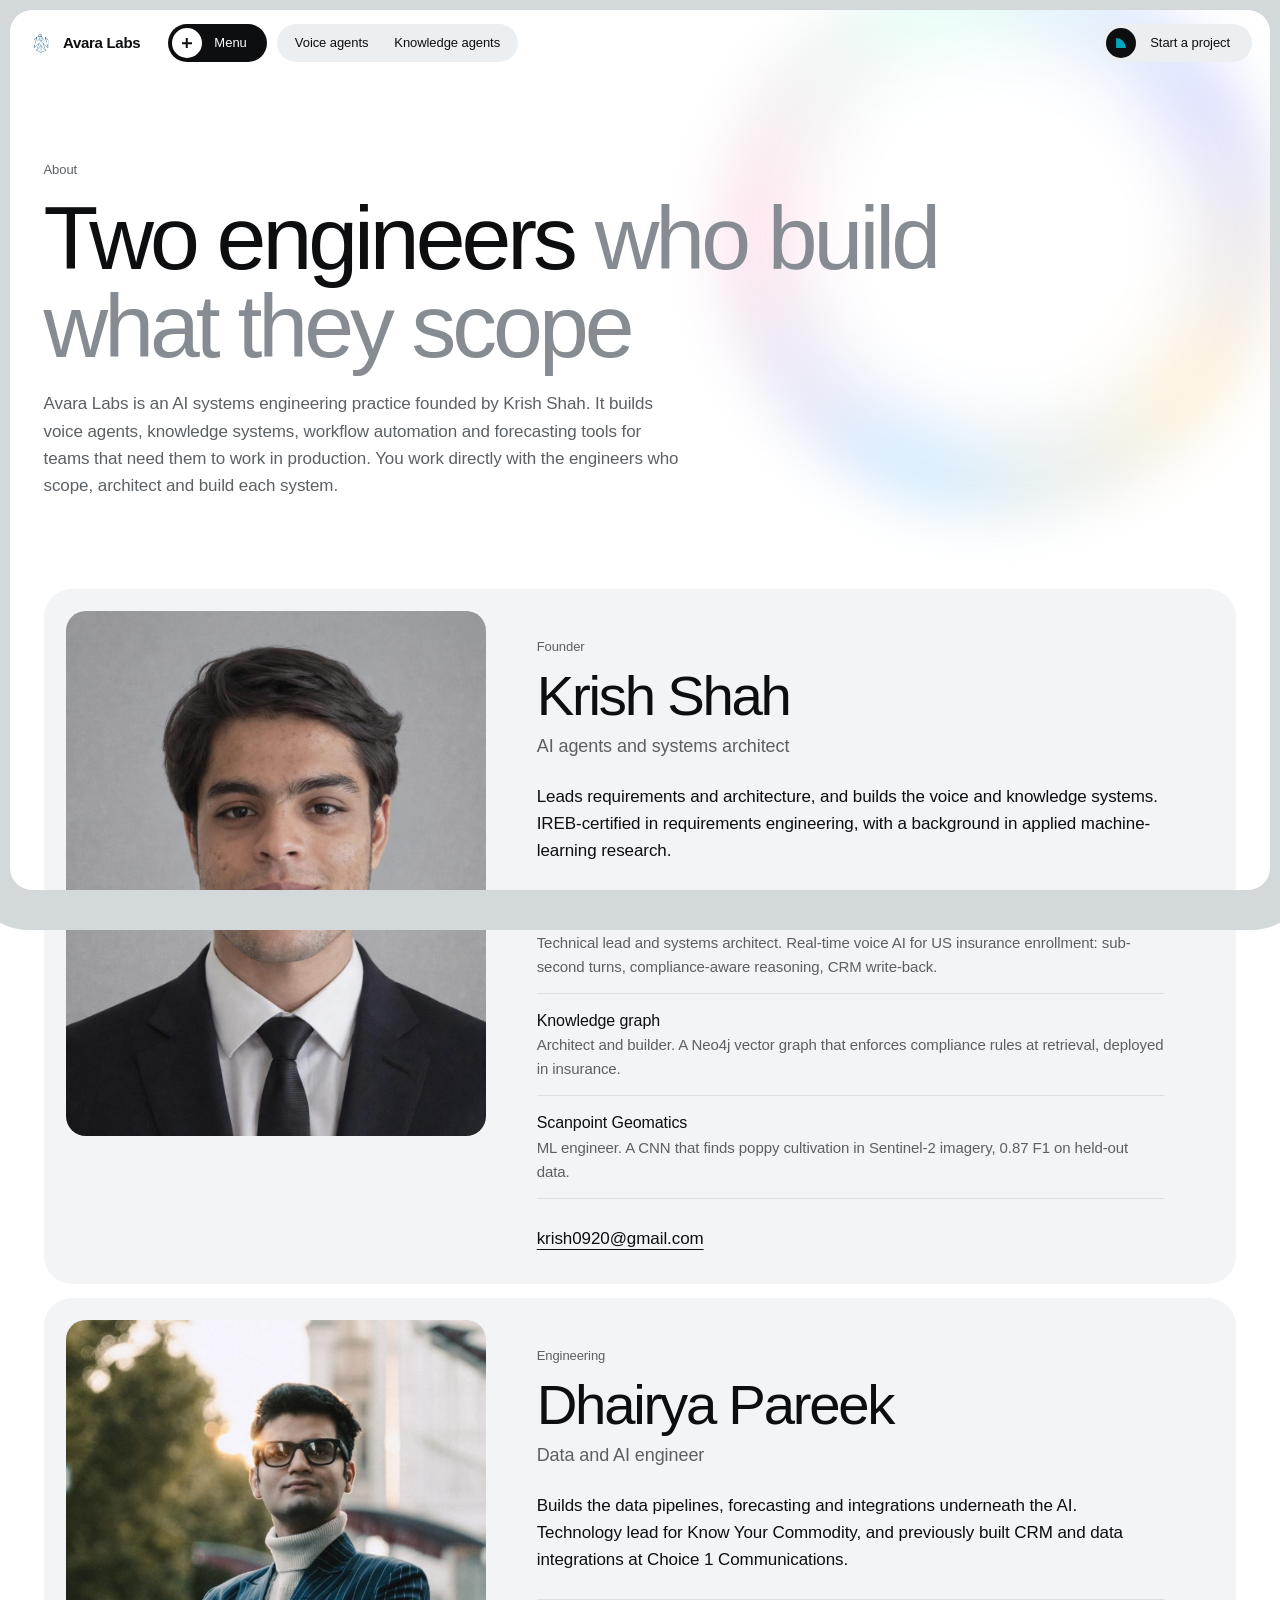
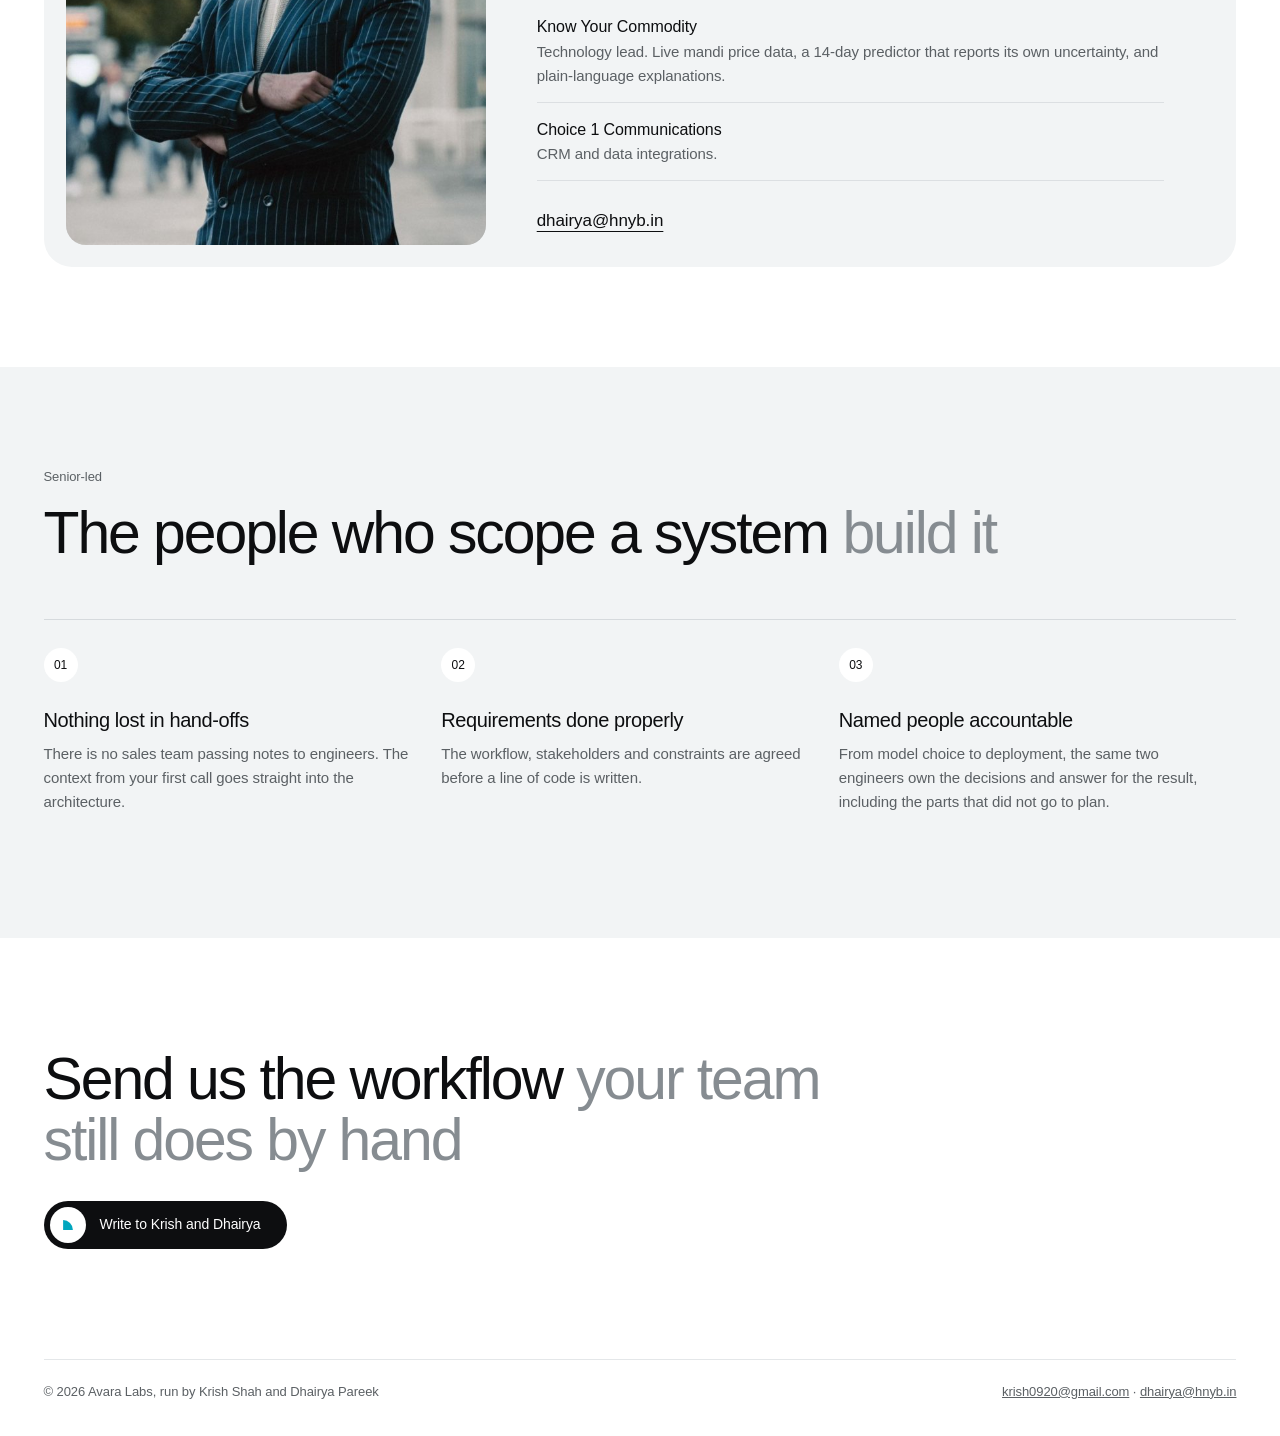
<file: about.html>
<!DOCTYPE html>
<html lang="en">
<head>
  <meta charset="UTF-8">
  <meta name="viewport" content="width=device-width, initial-scale=1">
  <title>About | Avara Labs</title>
  <meta name="description" content="Krish Shah and Dhairya Pareek, the two engineers who scope, architect and build every Avara Labs system.">
  <link rel="icon" type="image/png" href="assets/avara-logo.png">
  <link rel="preconnect" href="https://api.fontshare.com" crossorigin>
  <link href="https://api.fontshare.com/v2/css?f[]=switzer@400,500,600&amp;display=swap" rel="stylesheet">
  <link rel="stylesheet" href="style.css">
</head>
<body class="page-about">
<a class="skip" href="#main">Skip to content</a>

<header class="hdr" id="hdr">
  <a class="brand" href="index.html" aria-label="Avara Labs, home">
    <img src="assets/avara-logo.png" alt="" width="26" height="26"><span>Avara Labs</span>
  </a>
  <button class="menu-pill" id="menu-btn" aria-expanded="false" aria-controls="menu"><span class="dot" aria-hidden="true"><i></i><i></i></span>Menu</button>
  <nav class="tag-pill" aria-label="Systems">
    <a href="index.html#systems">Voice agents</a>
    <a href="index.html#systems">Knowledge agents</a>
  </nav>
  <a class="cta-pill" href="index.html#contact">
    <span class="cta-ico" aria-hidden="true"><svg viewBox="0 0 20 20" width="14" height="14"><path d="M3 17V3a14 14 0 0 1 14 14z" fill="currentColor"/></svg></span>
    Start a project
  </a>
</header>

<div class="menu" id="menu" hidden>
  <nav aria-label="Main">
    <a href="index.html"><small>01</small>Home</a>
    <a href="index.html#systems"><small>02</small>Systems</a>
    <a href="index.html#work"><small>03</small>Work</a>
    <a href="index.html#process"><small>04</small>Process</a>
    <a href="about.html" aria-current="page"><small>05</small>About</a>
    <a href="index.html#faq"><small>06</small>Questions</a>
    <a href="index.html#contact"><small>07</small>Contact</a>
  </nav>
  <div class="menu-side">
    <p>Krish Shah and Dhairya Pareek scope, architect and build every system.</p>
    <a href="mailto:krish0920@gmail.com">krish0920@gmail.com</a>
    <a href="mailto:dhairya@hnyb.in">dhairya@hnyb.in</a>
    <a href="assets/krish_shah_combined_portfolio_with_logos.pdf" target="_blank" rel="noopener">Portfolio deck (PDF, 0.5 MB)</a>
  </div>
</div>

<main id="main">
  <section class="about-hero">
    <div class="orb" aria-hidden="true"></div>
    <div class="sec-head">
      <p class="kicker">About</p>
      <h1>Two engineers <em>who build what they scope</em></h1>
      <p class="sec-sub">Avara Labs is an AI systems engineering practice founded by Krish Shah. It builds voice agents, knowledge systems, workflow automation and forecasting tools for teams that need them to work in production. You work directly with the engineers who scope, architect and build each system.</p>
    </div>
  </section>

  <section class="people" aria-label="Team">
    <article class="person">
      <div class="person-pic"><img src="assets/krish-portrait.jpeg" alt="Portrait of Krish Shah" width="1024" height="1536"></div>
      <div class="person-body">
        <p class="kicker">Founder</p>
        <h2>Krish Shah</h2>
        <p class="person-role">AI agents and systems architect</p>
        <p>Leads requirements and architecture, and builds the voice and knowledge systems. IREB-certified in requirements engineering, with a background in applied machine-learning research.</p>
        <ul class="worked">
          <li><b>Phonx AI</b> Technical lead and systems architect. Real-time voice AI for US insurance enrollment: sub-second turns, compliance-aware reasoning, CRM write-back.</li>
          <li><b>Knowledge graph</b> Architect and builder. A Neo4j vector graph that enforces compliance rules at retrieval, deployed in insurance.</li>
          <li><b>Scanpoint Geomatics</b> ML engineer. A CNN that finds poppy cultivation in Sentinel-2 imagery, 0.87 F1 on held-out data.</li>
        </ul>
        <a class="person-mail" href="mailto:krish0920@gmail.com">krish0920@gmail.com</a>
      </div>
    </article>

    <article class="person">
      <div class="person-pic"><img src="assets/dhairya-portrait.jpg" alt="Portrait of Dhairya Pareek" width="800" height="800"></div>
      <div class="person-body">
        <p class="kicker">Engineering</p>
        <h2>Dhairya Pareek</h2>
        <p class="person-role">Data and AI engineer</p>
        <p>Builds the data pipelines, forecasting and integrations underneath the AI. Technology lead for Know Your Commodity, and previously built CRM and data integrations at Choice 1 Communications.</p>
        <ul class="worked">
          <li><b>Know Your Commodity</b> Technology lead. Live mandi price data, a 14-day predictor that reports its own uncertainty, and plain-language explanations.</li>
          <li><b>Choice 1 Communications</b> CRM and data integrations.</li>
        </ul>
        <a class="person-mail" href="mailto:dhairya@hnyb.in">dhairya@hnyb.in</a>
      </div>
    </article>
  </section>

  <section class="principles">
    <div class="sec-head">
      <p class="kicker">Senior-led</p>
      <h2>The people who scope a system <em>build it</em></h2>
    </div>
    <ol class="steps">
      <li><span class="step-n">01</span><h3>Nothing lost in hand-offs</h3><p>There is no sales team passing notes to engineers. The context from your first call goes straight into the architecture.</p></li>
      <li><span class="step-n">02</span><h3>Requirements done properly</h3><p>The workflow, stakeholders and constraints are agreed before a line of code is written.</p></li>
      <li><span class="step-n">03</span><h3>Named people accountable</h3><p>From model choice to deployment, the same two engineers own the decisions and answer for the result, including the parts that did not go to plan.</p></li>
    </ol>
  </section>

  <section class="about-cta">
    <h2>Send us the workflow <em>your team still does by hand</em></h2>
    <a class="send" href="index.html#contact"><span class="cta-ico" aria-hidden="true"><svg viewBox="0 0 20 20" width="14" height="14"><path d="M3 17V3a14 14 0 0 1 14 14z" fill="currentColor"/></svg></span>Write to Krish and Dhairya</a>
  </section>
</main>

<footer class="foot">
  <div class="foot-base">
    <span>&copy; 2026 Avara Labs, run by Krish Shah and Dhairya Pareek</span>
    <span><a href="mailto:krish0920@gmail.com">krish0920@gmail.com</a> · <a href="mailto:dhairya@hnyb.in">dhairya@hnyb.in</a></span>
  </div>
</footer>

<script src="menu.js"></script>
</body>
</html>
</file>
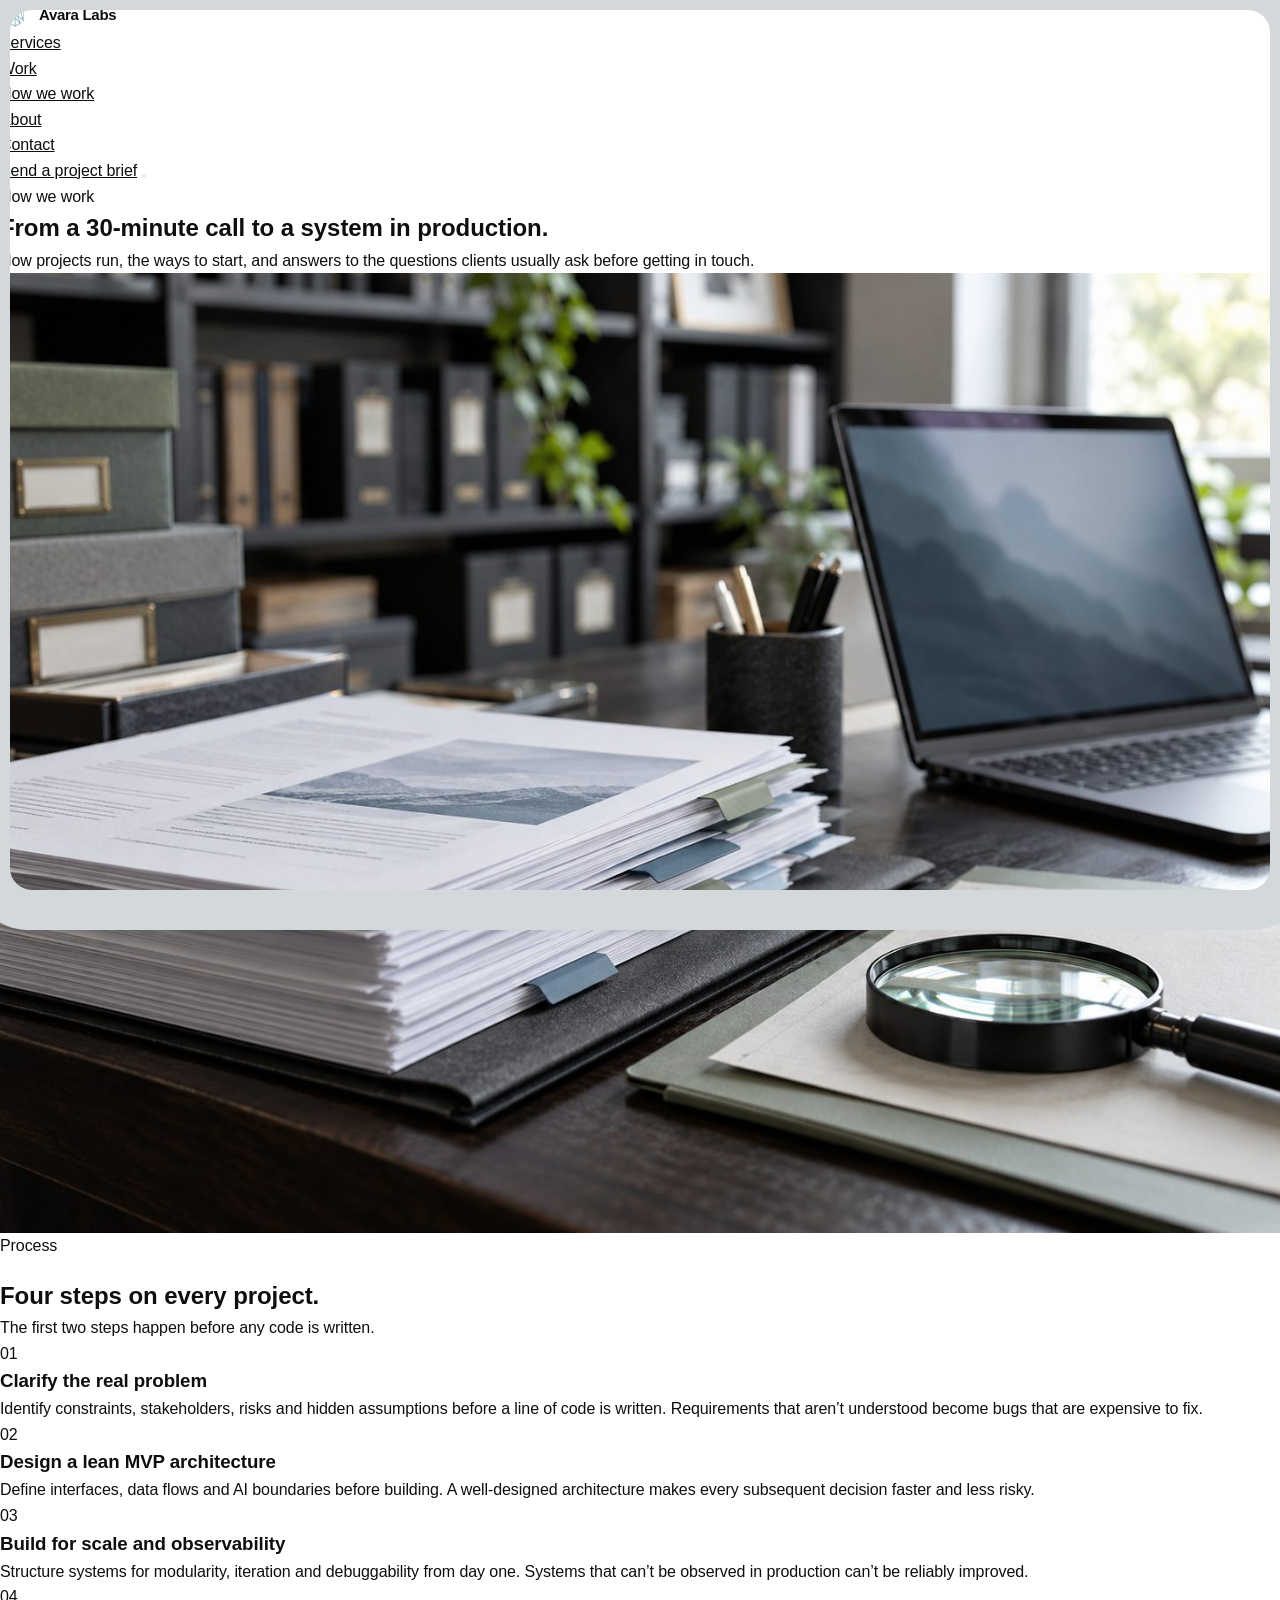
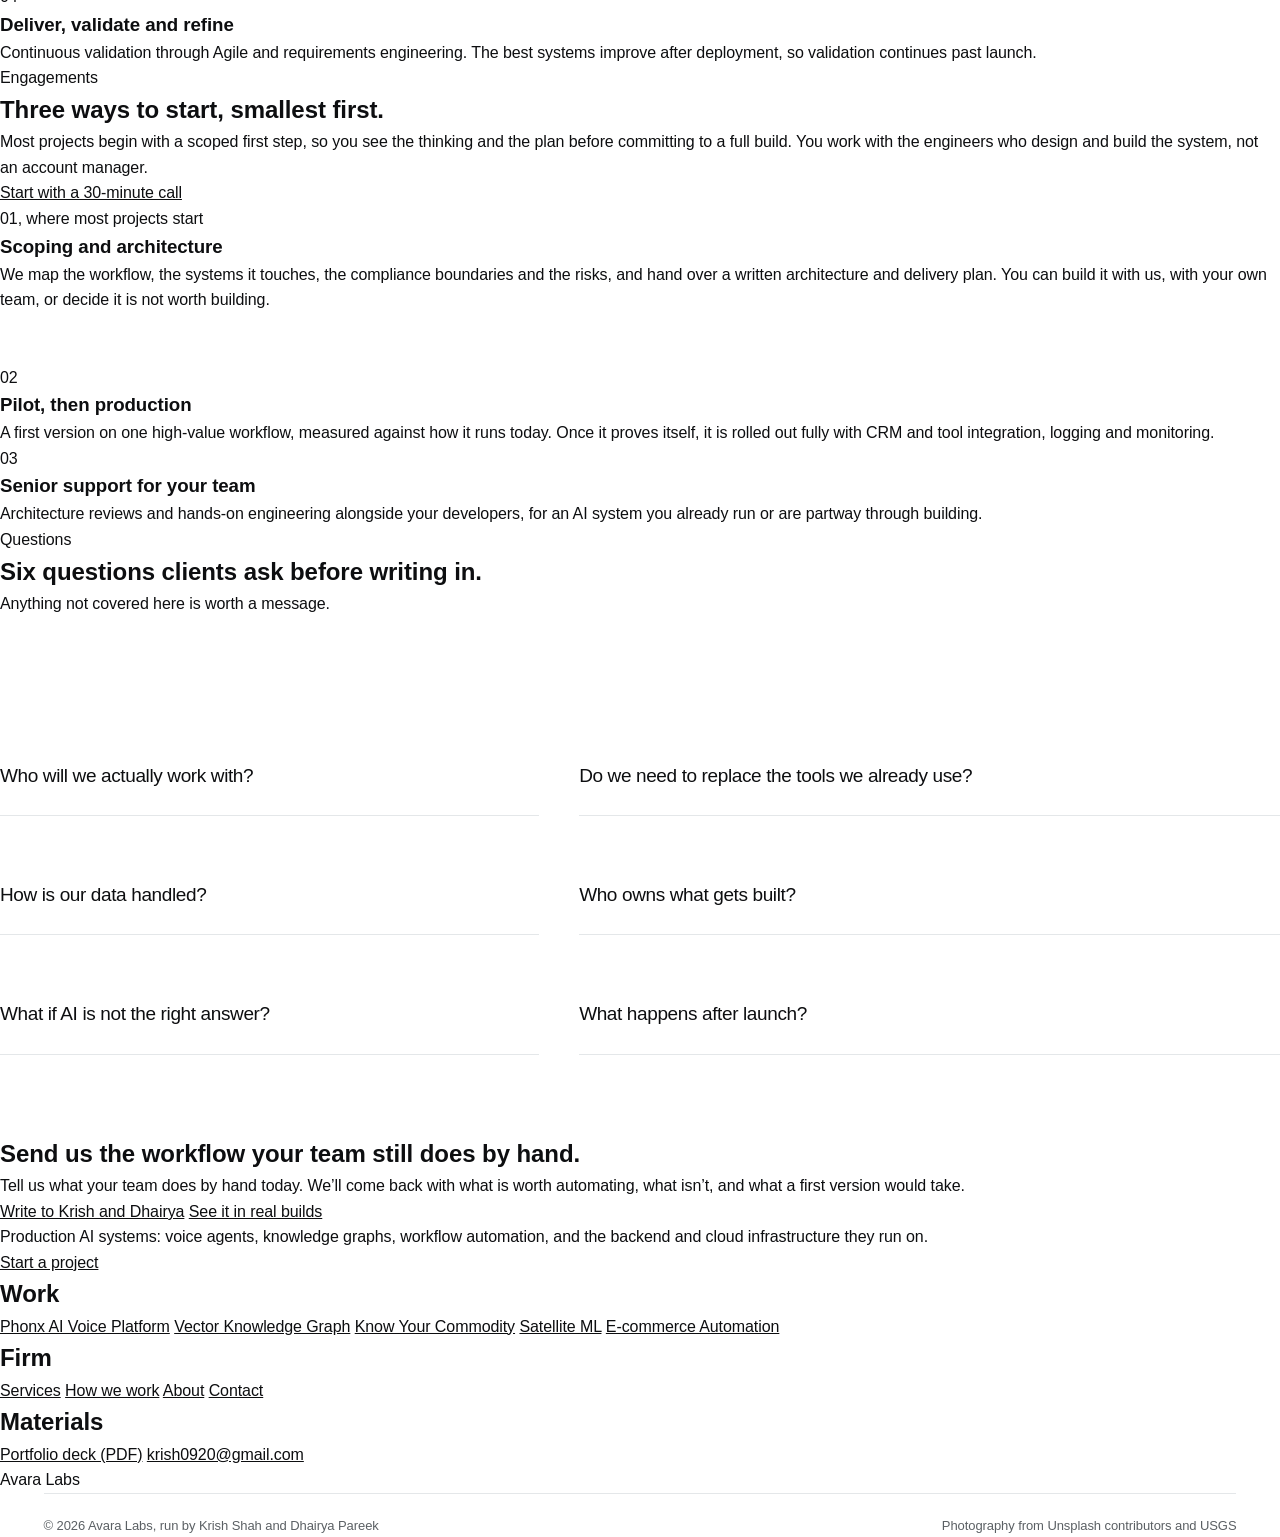
<file: approach.html>
<!DOCTYPE html>
<html lang="en">
<head>
  <meta charset="UTF-8">
  <meta name="viewport" content="width=device-width, initial-scale=1">
  <meta name="theme-color" content="#ffffff">
  <title>How we work — Avara Labs</title>
  <meta name="description" content="How Avara Labs projects run: four stages, three ways to start, and answers to the questions clients ask before writing in.">
  <meta property="og:type" content="website">
  <meta property="og:site_name" content="Avara Labs">
  <meta property="og:title" content="How we work — Avara Labs">
  <meta property="og:description" content="How Avara Labs projects run: four stages, three ways to start, and answers to the questions clients ask before writing in.">
  <meta property="og:image" content="assets/og-image.png">
  <link rel="icon" type="image/png" href="assets/logos/avara-logo.png">
  <link rel="preconnect" href="https://fonts.googleapis.com">
  <link rel="preconnect" href="https://fonts.gstatic.com" crossorigin>
  <link href="https://fonts.googleapis.com/css2?family=Inter+Tight:wght@400;700&amp;display=swap" rel="stylesheet">
  <script>document.documentElement.classList.add('js');</script>
  <link rel="stylesheet" href="style.css">
</head>
<body>
<a class="skip" href="#main">Skip to content</a>
<header class="site-head">
  <div class="wrap">
    <nav class="nav" aria-label="Main">
      <a href="index.html" class="brand"><img src="assets/logos/avara-logo.png" alt="" width="30" height="30">Avara Labs</a>
      <ul class="nav-links">
        <li><a href="services.html">Services</a></li>
        <li><a href="projects.html">Work</a></li>
        <li><a href="approach.html" aria-current="page">How we work</a></li>
        <li><a href="about.html">About</a></li>
        <li><a href="contact.html">Contact</a></li>
      </ul>
      <a href="contact.html" class="btn btn-ink">Send a project brief</a>
      <button class="menu-btn" type="button" aria-label="Open menu" aria-expanded="false"><span></span><span></span></button>
    </nav>
  </div>
</header>
<main id="main">
  <section class="page-hero">
    <div class="wrap">
      <span class="caption">How we work</span>
      <h1>From a 30-minute call to a system in production.</h1>
      <p class="lead">How projects run, the ways to start, and answers to the questions clients usually ask before getting in touch.</p>
    </div>
  </section>

  <section class="band-dark" id="method">
    <div class="wrap band-photo">
      <div class="photo"><img src="img/knowledge-compliance.jpg" alt="Documents, a laptop and a magnifier on a desk during scoping" loading="lazy"></div>
      <div class="content">
        <span class="caption">Process</span>
        <h2 class="h-lg" style="margin-top:18px">Four steps on every project.</h2>
        <p>The first two steps happen before any code is written.</p>
        <div class="features cols-1">
          <div class="feature"><span class="n">01</span><h3>Clarify the real problem</h3><p>Identify constraints, stakeholders, risks and hidden assumptions before a line of code is written. Requirements that aren&rsquo;t understood become bugs that are expensive to fix.</p></div>
          <div class="feature"><span class="n">02</span><h3>Design a lean MVP architecture</h3><p>Define interfaces, data flows and AI boundaries before building. A well-designed architecture makes every subsequent decision faster and less risky.</p></div>
          <div class="feature"><span class="n">03</span><h3>Build for scale and observability</h3><p>Structure systems for modularity, iteration and debuggability from day one. Systems that can&rsquo;t be observed in production can&rsquo;t be reliably improved.</p></div>
          <div class="feature"><span class="n">04</span><h3>Deliver, validate and refine</h3><p>Continuous validation through Agile and requirements engineering. The best systems improve after deployment, so validation continues past launch.</p></div>
        </div>
      </div>
    </div>
  </section>

  <section class="section" id="engagements" style="padding-top:var(--section)">
    <div class="wrap split">
      <div class="split-label sticky">
        <span class="caption">Engagements</span>
        <h2 class="h-lg">Three ways to start, smallest first.</h2>
        <p>Most projects begin with a scoped first step, so you see the thinking and the plan before committing to a full build. You work with the engineers who design and build the system, not an account manager.</p>
        <a class="link" href="contact.html">Start with a 30-minute call</a>
      </div>
      <div class="split-body">
        <article class="clay solo">
          <div class="clay-body">
            <span class="caption">01, where most projects start</span>
            <h3>Scoping and architecture</h3>
            <p>We map the workflow, the systems it touches, the compliance boundaries and the risks, and hand over a written architecture and delivery plan. You can build it with us, with your own team, or decide it is not worth building.</p>
          </div>
        </article>
        <div class="features cols-1" style="margin-top:52px">
          <div class="feature"><span class="n">02</span><h3>Pilot, then production</h3><p>A first version on one high-value workflow, measured against how it runs today. Once it proves itself, it is rolled out fully with CRM and tool integration, logging and monitoring.</p></div>
          <div class="feature"><span class="n">03</span><h3>Senior support for your team</h3><p>Architecture reviews and hands-on engineering alongside your developers, for an AI system you already run or are partway through building.</p></div>
        </div>
      </div>
    </div>
  </section>

  <section class="section" id="faq">
    <div class="wrap split">
      <div class="split-label sticky">
        <span class="caption">Questions</span>
        <h2 class="h-lg">Six questions clients ask before writing in.</h2>
        <p>Anything not covered here is worth a message.</p>
      </div>
      <div class="split-body faq">
        <details><summary>Who will we actually work with?</summary><p>Krish Shah and Dhairya Pareek, directly. Krish leads requirements and architecture; Dhairya leads data, forecasting and integrations. The people who scope the system are the people who build it, so nothing is lost in a hand-off between sales and engineering.</p></details>
        <details><summary>Do we need to replace the tools we already use?</summary><p>No. Systems are built around your existing CRM, telephony, inbox and data. Where an off-the-shelf component is the right answer, we use it rather than building a platform you do not need.</p></details>
        <details><summary>How is our data handled?</summary><p>Access and compliance rules are enforced inside the system, with audit logging where it matters. Where data is sensitive, systems can be deployed inside your own environment; a previous insurance deployment runs on-premises with encryption at rest.</p></details>
        <details><summary>Who owns what gets built?</summary><p>You do. The code, configuration and documentation produced for your project are yours, and the system is handed over in a state your own team can run.</p></details>
        <details><summary>What if AI is not the right answer?</summary><p>Then we will say so. Some problems are better solved with a simple rule, a form or a process change, and the scoping step is designed to find that out early.</p></details>
        <details><summary>What happens after launch?</summary><p>Systems are monitored in production, thresholds are tuned against real usage, and ongoing support is agreed as part of the scope.</p></details>
      </div>
    </div>
  </section>

  <section class="cta">
    <div class="wrap">
      <h2 class="h-display">Send us the workflow your team still does by hand.</h2>
      <p class="lead">Tell us what your team does by hand today. We&rsquo;ll come back with what is worth automating, what isn&rsquo;t, and what a first version would take.</p>
      <div class="actions">
        <a href="contact.html" class="btn btn-ink">Write to Krish and Dhairya</a>
        <a href="projects.html" class="btn btn-ghost">See it in real builds</a>
      </div>
    </div>
  </section>
</main>

<footer class="site-foot">
  <div class="wrap">
    <div class="foot-grid">
      <div>
        <p>Production AI systems: voice agents, knowledge graphs, workflow automation, and the backend and cloud infrastructure they run on.</p>
        <a href="contact.html" class="btn btn-ghost-light">Start a project</a>
      </div>
      <div class="foot-col">
        <h2>Work</h2>
        <a href="project_phonx.html">Phonx AI Voice Platform</a>
        <a href="project_vkg.html">Vector Knowledge Graph</a>
        <a href="project_kyc.html">Know Your Commodity</a>
        <a href="project_satellite.html">Satellite ML</a>
        <a href="project_avara.html">E-commerce Automation</a>
      </div>
      <div class="foot-col">
        <h2>Firm</h2>
        <a href="services.html">Services</a>
        <a href="approach.html">How we work</a>
        <a href="about.html">About</a>
        <a href="contact.html">Contact</a>
      </div>
      <div class="foot-col">
        <h2>Materials</h2>
        <a href="assets/docs/krish_shah_combined_portfolio_with_logos.pdf" target="_blank" rel="noopener">Portfolio deck (PDF)</a>
        <a href="mailto:krish0920@gmail.com">krish0920@gmail.com</a>
      </div>
    </div>
    <p class="foot-mark" aria-hidden="true">Avara Labs</p>
    <div class="foot-base">
      <p>&copy; 2026 Avara Labs, run by Krish Shah and Dhairya Pareek</p>
      <p>Photography from Unsplash contributors and USGS</p>
    </div>
  </div>
</footer>
<script src="script.js"></script>
</body>
</html>
</file>
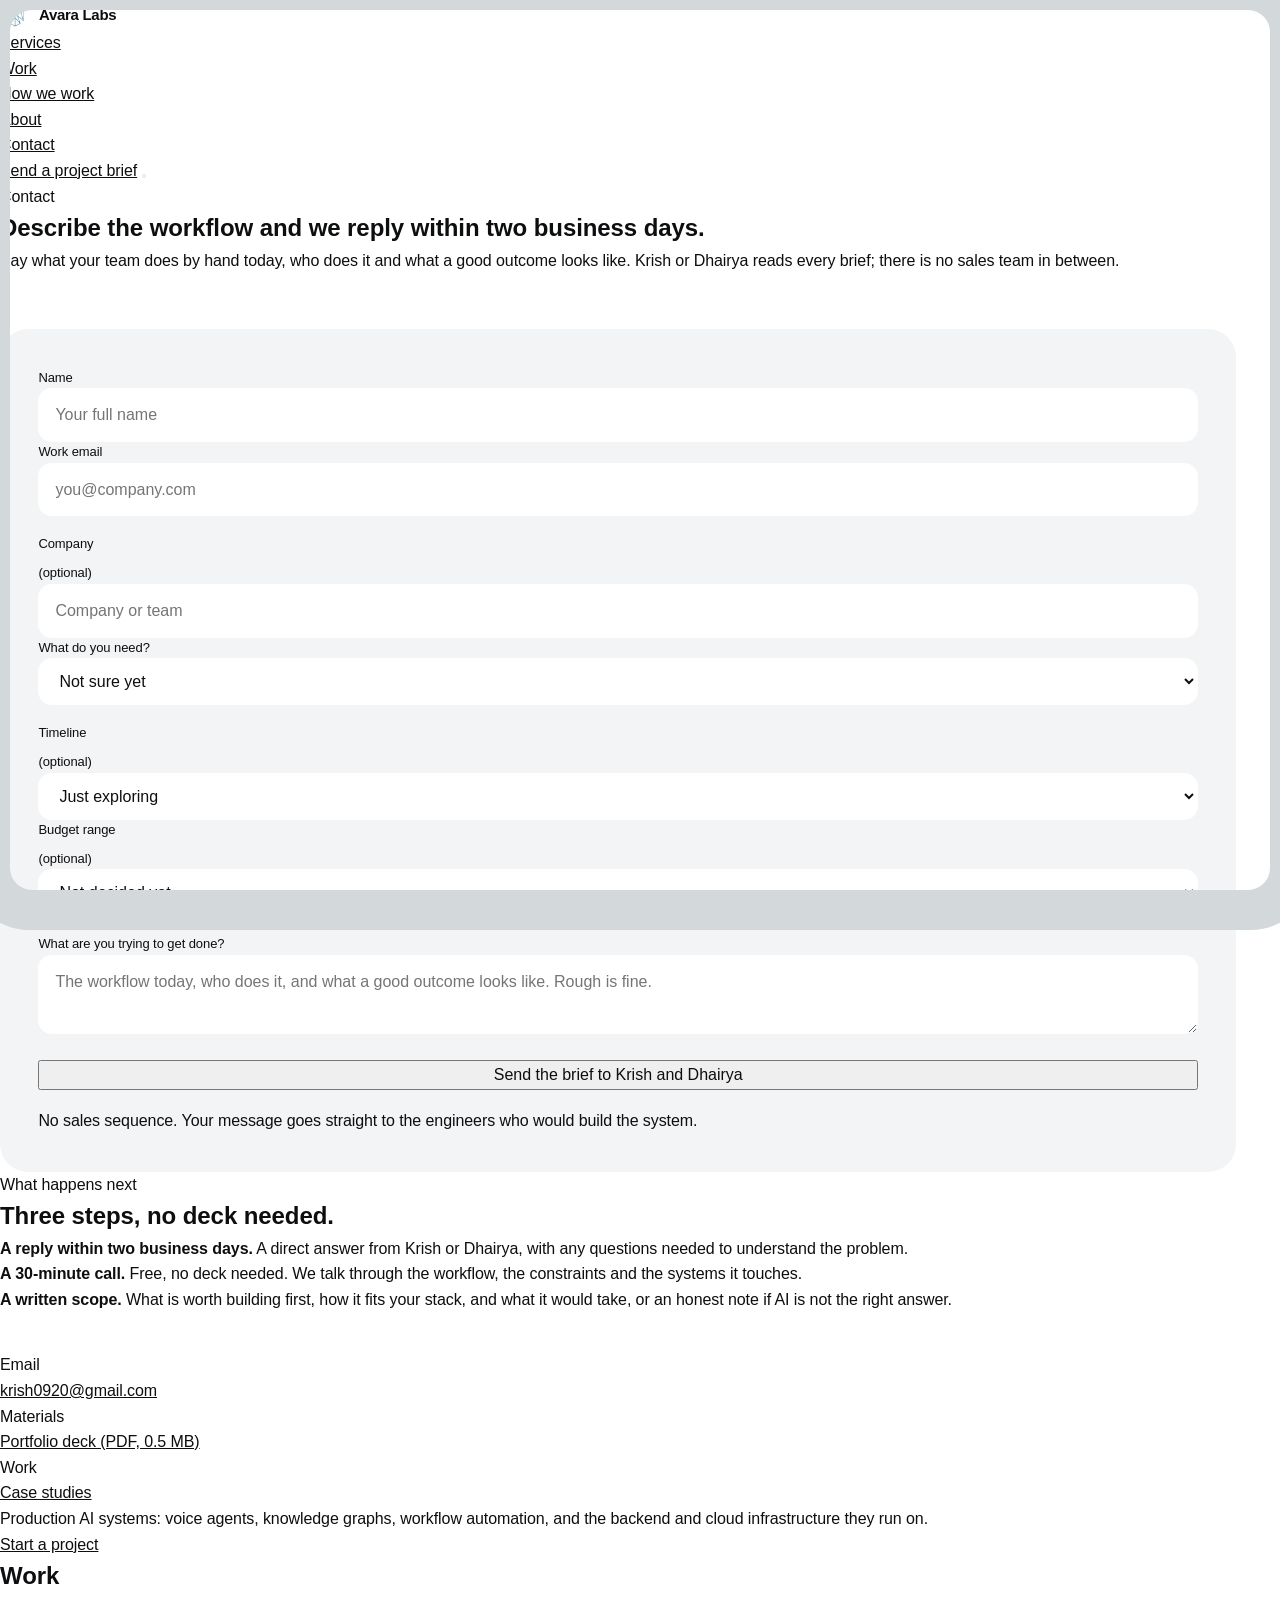
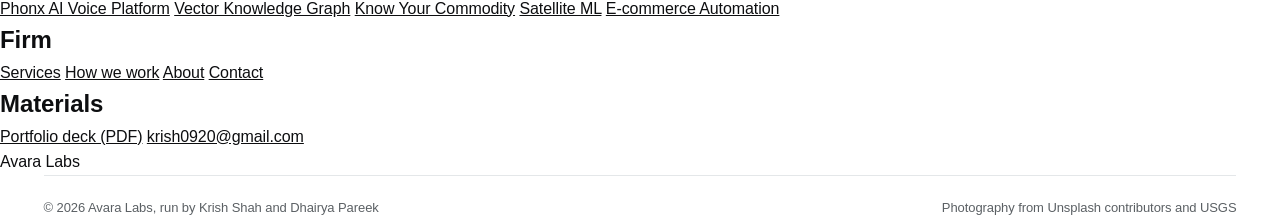
<file: contact.html>
<!DOCTYPE html>
<html lang="en">
<head>
  <meta charset="UTF-8">
  <meta name="viewport" content="width=device-width, initial-scale=1">
  <meta name="theme-color" content="#ffffff">
  <title>Contact — Avara Labs</title>
  <meta name="description" content="Describe the workflow your team does by hand. Krish or Dhairya replies within two business days.">
  <meta property="og:type" content="website">
  <meta property="og:site_name" content="Avara Labs">
  <meta property="og:title" content="Contact — Avara Labs">
  <meta property="og:description" content="Describe the workflow your team does by hand. Krish or Dhairya replies within two business days.">
  <meta property="og:image" content="assets/og-image.png">
  <link rel="icon" type="image/png" href="assets/logos/avara-logo.png">
  <link rel="preconnect" href="https://fonts.googleapis.com">
  <link rel="preconnect" href="https://fonts.gstatic.com" crossorigin>
  <link href="https://fonts.googleapis.com/css2?family=Inter+Tight:wght@400;700&amp;display=swap" rel="stylesheet">
  <script>document.documentElement.classList.add('js');</script>
  <link rel="stylesheet" href="style.css">
</head>
<body>
<a class="skip" href="#main">Skip to content</a>
<header class="site-head">
  <div class="wrap">
    <nav class="nav" aria-label="Main">
      <a href="index.html" class="brand"><img src="assets/logos/avara-logo.png" alt="" width="30" height="30">Avara Labs</a>
      <ul class="nav-links">
        <li><a href="services.html">Services</a></li>
        <li><a href="projects.html">Work</a></li>
        <li><a href="approach.html">How we work</a></li>
        <li><a href="about.html">About</a></li>
        <li><a href="contact.html" aria-current="page">Contact</a></li>
      </ul>
      <a href="contact.html" class="btn btn-ink">Send a project brief</a>
      <button class="menu-btn" type="button" aria-label="Open menu" aria-expanded="false"><span></span><span></span></button>
    </nav>
  </div>
</header>
<main id="main">
  <section class="page-hero" style="padding-bottom:56px">
    <div class="wrap">
      <span class="caption">Contact</span>
      <h1>Describe the workflow and we reply within two business days.</h1>
      <p class="lead">Say what your team does by hand today, who does it and what a good outcome looks like. Krish or Dhairya reads every brief; there is no sales team in between.</p>
    </div>
  </section>

  <section class="section" style="padding-top:0">
    <div class="wrap split">
      <form class="form contact-form" action="https://formsubmit.co/krish0920@gmail.com" method="POST">
        <input type="hidden" name="_subject" value="New project enquiry from the Avara Labs site">
        <input type="hidden" name="_template" value="table">
        <input type="hidden" name="_captcha" value="false">
        <input type="hidden" name="_next" value="" data-next="thanks.html">
        <div class="hp" aria-hidden="true"><label for="_honey">Leave this empty</label><input id="_honey" type="text" name="_honey" tabindex="-1" autocomplete="off"></div>

        <div class="form-row">
          <div><label for="name">Name</label><input id="name" name="name" type="text" placeholder="Your full name" autocomplete="name" required></div>
          <div><label for="email">Work email</label><input id="email" name="email" type="email" placeholder="you@company.com" autocomplete="email" required></div>
        </div>
        <div class="form-row">
          <div><label for="company">Company <span class="hint">(optional)</span></label><input id="company" name="company" type="text" placeholder="Company or team" autocomplete="organization"></div>
          <div><label for="project">What do you need?</label>
            <select id="project" name="project_type">
              <option value="Not sure yet">Not sure yet</option>
              <option value="Voice agent">Voice agent</option>
              <option value="Knowledge / document system">Knowledge or document system</option>
              <option value="Workflow automation">Workflow automation</option>
              <option value="Architecture review">Architecture review of an existing system</option>
              <option value="Senior engineering support">Senior engineering support</option>
            </select></div>
        </div>
        <div class="form-row">
          <div><label for="timeline">Timeline <span class="hint">(optional)</span></label>
            <select id="timeline" name="timeline">
              <option value="Exploring">Just exploring</option>
              <option value="Within 1 month">Within a month</option>
              <option value="1-3 months">1&ndash;3 months</option>
              <option value="3+ months">3+ months</option>
            </select></div>
          <div><label for="budget">Budget range <span class="hint">(optional)</span></label>
            <select id="budget" name="budget">
              <option value="Not decided">Not decided yet</option>
              <option value="Under $10k">Under $10k</option>
              <option value="$10k-$30k">$10k&ndash;$30k</option>
              <option value="$30k-$75k">$30k&ndash;$75k</option>
              <option value="$75k+">$75k+</option>
            </select></div>
        </div>
        <div><label for="message">What are you trying to get done?</label>
          <textarea id="message" name="message" placeholder="The workflow today, who does it, and what a good outcome looks like. Rough is fine." required></textarea></div>
        <button type="submit" class="btn btn-ink">Send the brief to Krish and Dhairya</button>
        <p class="form-note">No sales sequence. Your message goes straight to the engineers who would build the system.</p>
      </form>

      <aside class="contact-aside">
        <article class="clay solo">
          <div class="clay-body">
            <span class="caption">What happens next</span>
            <h2>Three steps, no deck needed.</h2>
            <ul>
              <li><strong>A reply within two business days.</strong> A direct answer from Krish or Dhairya, with any questions needed to understand the problem.</li>
              <li><strong>A 30-minute call.</strong> Free, no deck needed. We talk through the workflow, the constraints and the systems it touches.</li>
              <li><strong>A written scope.</strong> What is worth building first, how it fits your stack, and what it would take, or an honest note if AI is not the right answer.</li>
            </ul>
          </div>
        </article>
        <dl class="rows" style="margin-top:40px">
          <div><dt>Email</dt><dd><p><a class="link" href="mailto:krish0920@gmail.com">krish0920@gmail.com</a></p></dd></div>
          <div><dt>Materials</dt><dd><p><a class="link" href="assets/docs/krish_shah_combined_portfolio_with_logos.pdf" target="_blank" rel="noopener">Portfolio deck (PDF, 0.5 MB)</a></p></dd></div>
          <div><dt>Work</dt><dd><p><a class="link" href="projects.html">Case studies</a></p></dd></div>
        </dl>
      </aside>
    </div>
  </section>
</main>

<footer class="site-foot">
  <div class="wrap">
    <div class="foot-grid">
      <div>
        <p>Production AI systems: voice agents, knowledge graphs, workflow automation, and the backend and cloud infrastructure they run on.</p>
        <a href="contact.html" class="btn btn-ghost-light">Start a project</a>
      </div>
      <div class="foot-col">
        <h2>Work</h2>
        <a href="project_phonx.html">Phonx AI Voice Platform</a>
        <a href="project_vkg.html">Vector Knowledge Graph</a>
        <a href="project_kyc.html">Know Your Commodity</a>
        <a href="project_satellite.html">Satellite ML</a>
        <a href="project_avara.html">E-commerce Automation</a>
      </div>
      <div class="foot-col">
        <h2>Firm</h2>
        <a href="services.html">Services</a>
        <a href="approach.html">How we work</a>
        <a href="about.html">About</a>
        <a href="contact.html">Contact</a>
      </div>
      <div class="foot-col">
        <h2>Materials</h2>
        <a href="assets/docs/krish_shah_combined_portfolio_with_logos.pdf" target="_blank" rel="noopener">Portfolio deck (PDF)</a>
        <a href="mailto:krish0920@gmail.com">krish0920@gmail.com</a>
      </div>
    </div>
    <p class="foot-mark" aria-hidden="true">Avara Labs</p>
    <div class="foot-base">
      <p>&copy; 2026 Avara Labs, run by Krish Shah and Dhairya Pareek</p>
      <p>Photography from Unsplash contributors and USGS</p>
    </div>
  </div>
</footer>
<script src="script.js"></script>
</body>
</html>
</file>
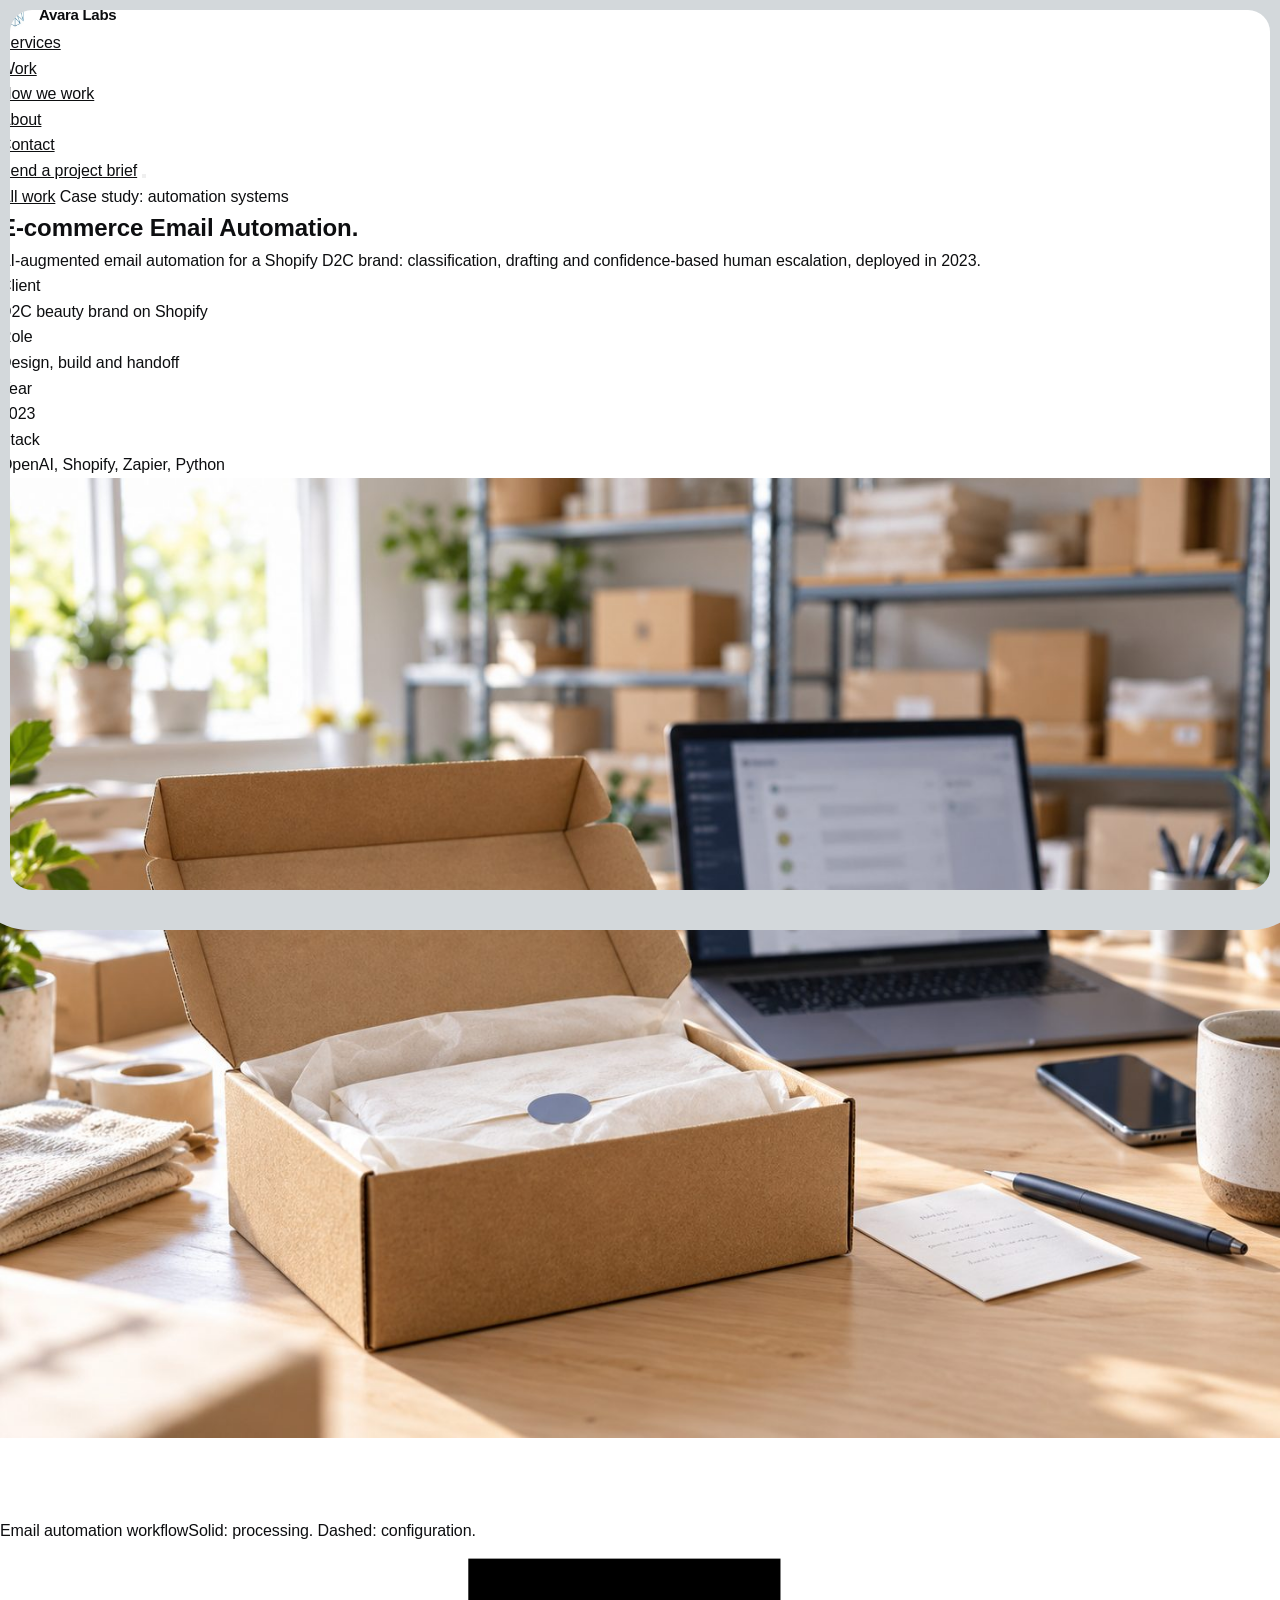
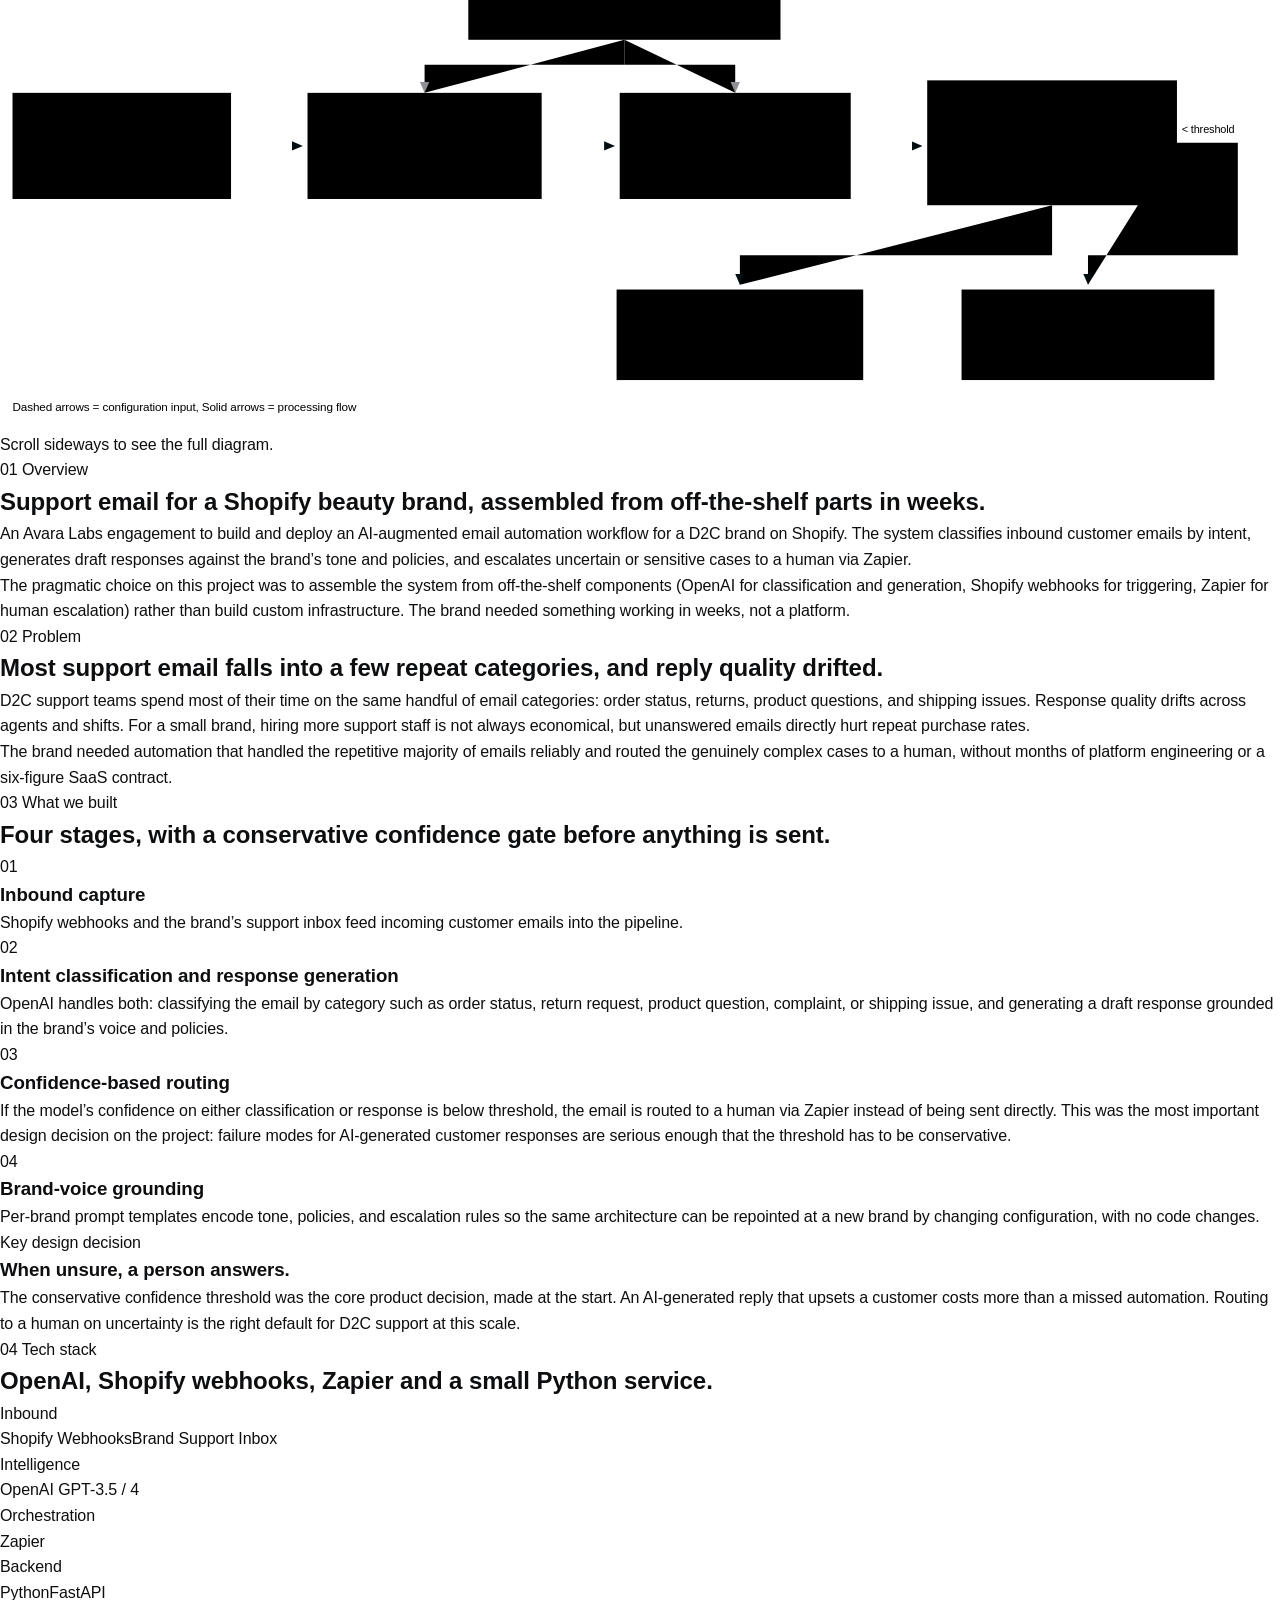
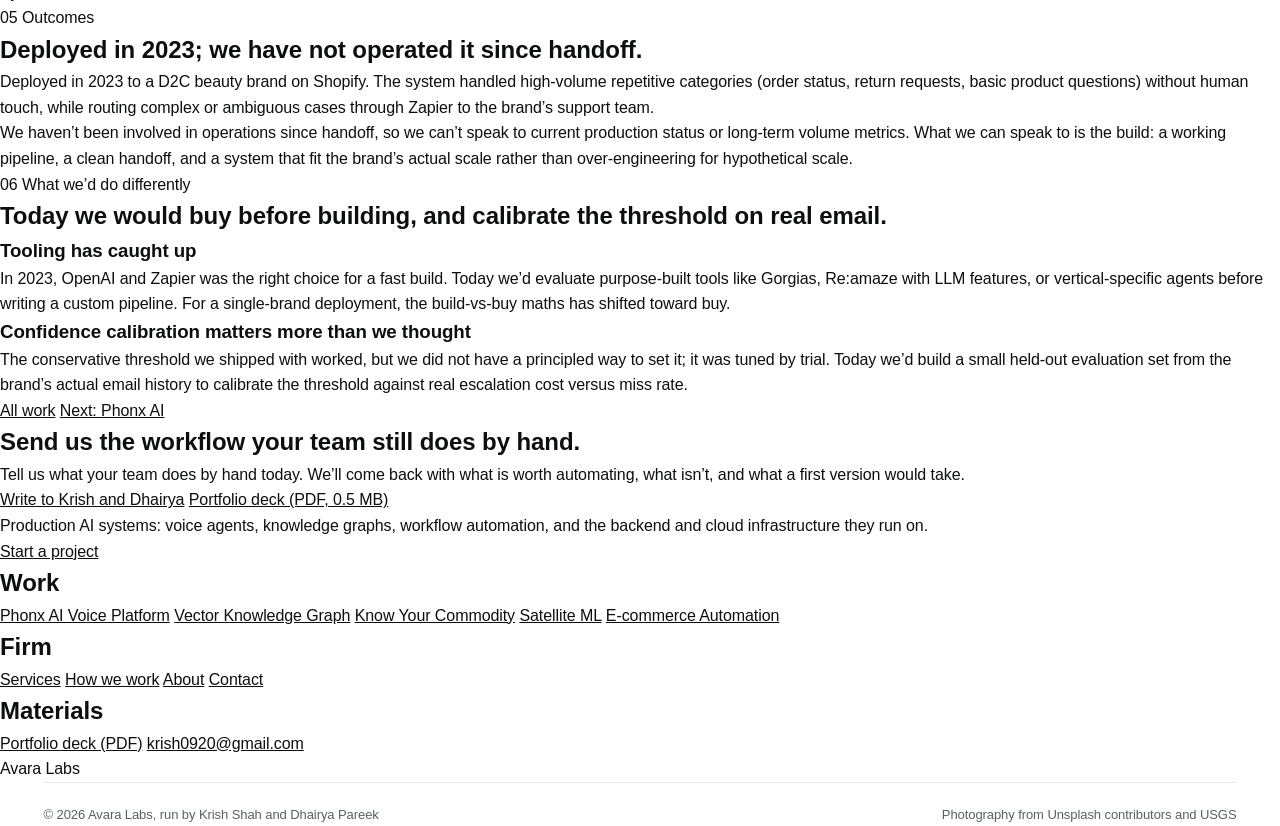
<file: project_avara.html>
<!DOCTYPE html>
<html lang="en">
<head>
  <meta charset="UTF-8">
  <meta name="viewport" content="width=device-width, initial-scale=1">
  <meta name="theme-color" content="#ffffff">
  <title>E-commerce Email Automation case study — Avara Labs</title>
  <meta name="description" content="AI-augmented email automation for a Shopify D2C brand: classification, drafting and confidence-based human escalation, deployed in 2023.">
  <meta property="og:type" content="website">
  <meta property="og:site_name" content="Avara Labs">
  <meta property="og:title" content="E-commerce Email Automation case study — Avara Labs">
  <meta property="og:description" content="AI-augmented email automation for a Shopify D2C brand: classification, drafting and confidence-based human escalation, deployed in 2023.">
  <meta property="og:image" content="assets/og-image.png">
  <link rel="icon" type="image/png" href="assets/logos/avara-logo.png">
  <link rel="preconnect" href="https://fonts.googleapis.com">
  <link rel="preconnect" href="https://fonts.gstatic.com" crossorigin>
  <link href="https://fonts.googleapis.com/css2?family=Inter+Tight:wght@400;700&amp;display=swap" rel="stylesheet">
  <script>document.documentElement.classList.add('js');</script>
  <link rel="stylesheet" href="style.css">
</head>
<body>
<a class="skip" href="#main">Skip to content</a>
<header class="site-head">
  <div class="wrap">
    <nav class="nav" aria-label="Main">
      <a href="index.html" class="brand"><img src="assets/logos/avara-logo.png" alt="" width="30" height="30">Avara Labs</a>
      <ul class="nav-links">
        <li><a href="services.html">Services</a></li>
        <li><a href="projects.html" aria-current="page">Work</a></li>
        <li><a href="approach.html">How we work</a></li>
        <li><a href="about.html">About</a></li>
        <li><a href="contact.html">Contact</a></li>
      </ul>
      <a href="contact.html" class="btn btn-ink">Send a project brief</a>
      <button class="menu-btn" type="button" aria-label="Open menu" aria-expanded="false"><span></span><span></span></button>
    </nav>
  </div>
</header>
<main id="main">
  <section class="cs-hero">
    <div class="wrap">
      <a class="link back" href="projects.html">All work</a>
      <span class="caption">Case study: automation systems</span>
      <h1 class="cs-title">E-commerce Email Automation.</h1>
      <p class="cs-lede">AI-augmented email automation for a Shopify D2C brand: classification, drafting and confidence-based human escalation, deployed in 2023.</p>
      <dl class="facts">
        <div><dt>Client</dt><dd>D2C beauty brand on Shopify</dd></div>
        <div><dt>Role</dt><dd>Design, build and handoff</dd></div>
        <div><dt>Year</dt><dd>2023</dd></div>
        <div><dt>Stack</dt><dd>OpenAI, Shopify, Zapier, Python</dd></div>
      </dl>
    </div>
  </section>
  <img class="page-photo" src="img/ecommerce-support.jpg" alt="Fulfilment desk for e-commerce customer-support automation">

  <div class="wrap">
    <figure class="figure" style="margin-top:80px">
      <figcaption class="figure-cap"><span class="caption">Email automation workflow</span><span class="caption muted">Solid: processing. Dashed: configuration.</span></figcaption>
      <div class="figure-body">
<svg xmlns="http://www.w3.org/2000/svg" viewBox="0 0 820 308"
             role="img" aria-labelledby="av-diag-title av-diag-desc">
          <title id="av-diag-title">Avara Labs email automation workflow</title>
          <desc id="av-diag-desc">Diagram showing inbound Shopify email flowing through OpenAI classification, OpenAI draft response, a confidence check that routes either to auto-send or Zapier human escalation. A brand prompt config feeds into the classification and generation steps.</desc>

          <defs>
            <marker id="avar-arh" markerWidth="8" markerHeight="8" refX="7" refY="4" orient="auto">
              <path d="M0,1 L7,4 L0,7 Z" fill="#000d10"/>
            </marker>
            <marker id="avar-arh-d" markerWidth="8" markerHeight="8" refX="7" refY="4" orient="auto">
              <path d="M0,1 L7,4 L0,7 Z" fill="#8e8e95"/>
            </marker>
          </defs>

          <style>.d-arrow{marker-end:url(#avar-arh)} .d-dashed{marker-end:url(#avar-arh-d)}</style>

          <!-- Brand Prompt Config (top, config input) -->
          <rect x="300" y="10" width="200" height="52" class="d-key"/>
          <text x="400" y="31" text-anchor="middle" font-size="9.5" font-weight="700" class="d-t1">Brand Prompt Config</text>
          <text x="400" y="48" text-anchor="middle" font-size="7.5" class="d-t2">tone, policies, escalation rules</text>

          <!-- Config → Classification (dashed) -->
          <path d="M400,62 L400,78 L272,78 L272,96" class="d-dashed"/>
          <!-- Config → Draft (dashed) -->
          <path d="M400,62 L400,78 L471,78 L471,96" class="d-dashed"/>

          <!-- ── Main pipeline ── -->

          <!-- 1. Inbound Email / Shopify Webhook -->
          <rect x="8" y="96" width="140" height="68" class="d-box"/>
          <text x="78" y="117" text-anchor="middle" font-size="10" font-weight="700" class="d-t1">Inbound Email</text>
          <text x="78" y="134" text-anchor="middle" font-size="8" class="d-t2">Shopify Webhook</text>
          <text x="78" y="152" text-anchor="middle" font-size="7.5" class="d-t3">+ support inbox</text>

          <!-- Arrow 1 → 2 -->
          <path d="M148,130 L194,130" class="d-arrow"/>

          <!-- 2. OpenAI Classification -->
          <rect x="197" y="96" width="150" height="68" class="d-soft"/>
          <text x="272" y="117" text-anchor="middle" font-size="10" font-weight="700" class="d-t1">OpenAI</text>
          <text x="272" y="134" text-anchor="middle" font-size="8.5" class="d-t2">Classification</text>

          <!-- Arrow 2 → 3 -->
          <path d="M347,130 L394,130" class="d-arrow"/>

          <!-- 3. OpenAI Draft Response -->
          <rect x="397" y="96" width="148" height="68" class="d-soft"/>
          <text x="471" y="117" text-anchor="middle" font-size="10" font-weight="700" class="d-t1">OpenAI</text>
          <text x="471" y="134" text-anchor="middle" font-size="8.5" class="d-t2">Draft Response</text>

          <!-- Arrow 3 → 4 -->
          <path d="M545,130 L591,130" class="d-arrow"/>

          <!-- 4. Confidence Check (key decision, highlighted) -->
          <rect x="594" y="88" width="160" height="80" class="d-key"/>
          <text x="674" y="118" text-anchor="middle" font-size="10" font-weight="800" class="d-t1">Confidence</text>
          <text x="674" y="136" text-anchor="middle" font-size="8.5" class="d-t2">Check</text>

          <!-- Fork path labels -->
          <text x="606" y="192" font-size="7" class="d-t3">≥ threshold</text>
          <text x="757" y="122" font-size="7" class="d-t3">&lt; threshold</text>

          <!-- Arrow 4 → Auto-send (high confidence: down then left) -->
          <path d="M674,168 L674,200 L474,200 L474,219" class="d-arrow"/>

          <!-- Arrow 4 → Zapier (low confidence: right then down) -->
          <path d="M754,128 L793,128 L793,200 L697,200 L697,219" class="d-arrow"/>

          <!-- 5. Auto-send -->
          <rect x="395" y="222" width="158" height="58" class="d-soft"/>
          <text x="474" y="246" text-anchor="middle" font-size="10" font-weight="700" class="d-t1">Auto-send</text>
          <text x="474" y="263" text-anchor="middle" font-size="8" class="d-t2">Queued Response</text>

          <!-- 6. Zapier Human Escalation -->
          <rect x="616" y="222" width="162" height="58" class="d-box"/>
          <text x="697" y="246" text-anchor="middle" font-size="10" font-weight="700" class="d-t1">Zapier</text>
          <text x="697" y="263" text-anchor="middle" font-size="8" class="d-t2">Human Escalation</text>

          <!-- Legend -->
          <text x="8" y="300" font-size="7.5" class="d-t3">Dashed arrows = configuration input, Solid arrows = processing flow</text>
        </svg>
      </div>
      <p class="scroll-note">Scroll sideways to see the full diagram.</p>
    </figure>

    <section class="cs split">
      <div class="split-label sticky"><span class="caption">01 Overview</span><h2 class="h-md">Support email for a Shopify beauty brand, assembled from off-the-shelf parts in weeks.</h2></div>
      <div class="split-body prose">
        <p>An Avara Labs engagement to build and deploy an AI-augmented email automation workflow for a D2C brand on Shopify. The system classifies inbound customer emails by intent, generates draft responses against the brand&rsquo;s tone and policies, and escalates uncertain or sensitive cases to a human via Zapier.</p>
        <p>The pragmatic choice on this project was to assemble the system from off-the-shelf components (OpenAI for classification and generation, Shopify webhooks for triggering, Zapier for human escalation) rather than build custom infrastructure. The brand needed something working in weeks, not a platform.</p>
      </div>
    </section>

    <section class="cs split">
      <div class="split-label sticky"><span class="caption">02 Problem</span><h2 class="h-md">Most support email falls into a few repeat categories, and reply quality drifted.</h2></div>
      <div class="split-body prose">
        <p>D2C support teams spend most of their time on the same handful of email categories: order status, returns, product questions, and shipping issues. Response quality drifts across agents and shifts. For a small brand, hiring more support staff is not always economical, but unanswered emails directly hurt repeat purchase rates.</p>
        <p>The brand needed automation that handled the repetitive majority of emails reliably and routed the genuinely complex cases to a human, without months of platform engineering or a six-figure SaaS contract.</p>
      </div>
    </section>

    <section class="cs split">
      <div class="split-label sticky"><span class="caption">03 What we built</span><h2 class="h-md">Four stages, with a conservative confidence gate before anything is sent.</h2></div>
      <div class="split-body">
        <div class="features cols-1">
          <div class="feature"><span class="n">01</span><h3>Inbound capture</h3><p>Shopify webhooks and the brand&rsquo;s support inbox feed incoming customer emails into the pipeline.</p></div>
          <div class="feature"><span class="n">02</span><h3>Intent classification and response generation</h3><p>OpenAI handles both: classifying the email by category such as order status, return request, product question, complaint, or shipping issue, and generating a draft response grounded in the brand&rsquo;s voice and policies.</p></div>
          <div class="feature"><span class="n">03</span><h3>Confidence-based routing</h3><p>If the model&rsquo;s confidence on either classification or response is below threshold, the email is routed to a human via Zapier instead of being sent directly. This was the most important design decision on the project: failure modes for AI-generated customer responses are serious enough that the threshold has to be conservative.</p></div>
          <div class="feature"><span class="n">04</span><h3>Brand-voice grounding</h3><p>Per-brand prompt templates encode tone, policies, and escalation rules so the same architecture can be repointed at a new brand by changing configuration, with no code changes.</p></div>
        </div>
        <article class="clay solo">
          <div class="clay-body">
            <span class="caption">Key design decision</span>
            <h3>When unsure, a person answers.</h3>
            <p>The conservative confidence threshold was the core product decision, made at the start. An AI-generated reply that upsets a customer costs more than a missed automation. Routing to a human on uncertainty is the right default for D2C support at this scale.</p>
          </div>
        </article>
      </div>
    </section>

    <section class="cs split">
      <div class="split-label sticky"><span class="caption">04 Tech stack</span><h2 class="h-md">OpenAI, Shopify webhooks, Zapier and a small Python service.</h2></div>
      <dl class="split-body stack">
        <div><dt>Inbound</dt><dd><span>Shopify Webhooks</span><span>Brand Support Inbox</span></dd></div>
        <div><dt>Intelligence</dt><dd><span>OpenAI GPT-3.5 / 4</span></dd></div>
        <div><dt>Orchestration</dt><dd><span>Zapier</span></dd></div>
        <div><dt>Backend</dt><dd><span>Python</span><span>FastAPI</span></dd></div>
      </dl>
    </section>

    <section class="cs split">
      <div class="split-label sticky"><span class="caption">05 Outcomes</span><h2 class="h-md">Deployed in 2023; we have not operated it since handoff.</h2></div>
      <div class="split-body prose">
        <p>Deployed in 2023 to a D2C beauty brand on Shopify. The system handled high-volume repetitive categories (order status, return requests, basic product questions) without human touch, while routing complex or ambiguous cases through Zapier to the brand&rsquo;s support team.</p>
        <p>We haven&rsquo;t been involved in operations since handoff, so we can&rsquo;t speak to current production status or long-term volume metrics. What we can speak to is the build: a working pipeline, a clean handoff, and a system that fit the brand&rsquo;s actual scale rather than over-engineering for hypothetical scale.</p>
      </div>
    </section>

    <section class="cs split">
      <div class="split-label sticky"><span class="caption">06 What we&rsquo;d do differently</span><h2 class="h-md">Today we would buy before building, and calibrate the threshold on real email.</h2></div>
      <div class="split-body features cols-1">
        <div class="feature"><h3>Tooling has caught up</h3><p>In 2023, OpenAI and Zapier was the right choice for a fast build. Today we&rsquo;d evaluate purpose-built tools like Gorgias, Re:amaze with LLM features, or vertical-specific agents before writing a custom pipeline. For a single-brand deployment, the build-vs-buy maths has shifted toward buy.</p></div>
        <div class="feature"><h3>Confidence calibration matters more than we thought</h3><p>The conservative threshold we shipped with worked, but we did not have a principled way to set it; it was tuned by trial. Today we&rsquo;d build a small held-out evaluation set from the brand&rsquo;s actual email history to calibrate the threshold against real escalation cost versus miss rate.</p></div>
      </div>
    </section>
  </div>

  <div class="wrap cs-end" style="margin-top:var(--section)">
    <div class="actions">
      <a href="projects.html" class="btn btn-ghost">All work</a>
      <a href="project_phonx.html" class="btn btn-ink">Next: Phonx AI</a>
    </div>
  </div>

  <section class="cta">
    <div class="wrap">
      <h2 class="h-display">Send us the workflow your team still does by hand.</h2>
      <p class="lead">Tell us what your team does by hand today. We&rsquo;ll come back with what is worth automating, what isn&rsquo;t, and what a first version would take.</p>
      <div class="actions">
        <a href="contact.html" class="btn btn-ink">Write to Krish and Dhairya</a>
        <a href="assets/docs/krish_shah_combined_portfolio_with_logos.pdf" class="btn btn-ghost" target="_blank" rel="noopener">Portfolio deck (PDF, 0.5 MB)</a>
      </div>
    </div>
  </section>
</main>

<footer class="site-foot">
  <div class="wrap">
    <div class="foot-grid">
      <div>
        <p>Production AI systems: voice agents, knowledge graphs, workflow automation, and the backend and cloud infrastructure they run on.</p>
        <a href="contact.html" class="btn btn-ghost-light">Start a project</a>
      </div>
      <div class="foot-col">
        <h2>Work</h2>
        <a href="project_phonx.html">Phonx AI Voice Platform</a>
        <a href="project_vkg.html">Vector Knowledge Graph</a>
        <a href="project_kyc.html">Know Your Commodity</a>
        <a href="project_satellite.html">Satellite ML</a>
        <a href="project_avara.html">E-commerce Automation</a>
      </div>
      <div class="foot-col">
        <h2>Firm</h2>
        <a href="services.html">Services</a>
        <a href="approach.html">How we work</a>
        <a href="about.html">About</a>
        <a href="contact.html">Contact</a>
      </div>
      <div class="foot-col">
        <h2>Materials</h2>
        <a href="assets/docs/krish_shah_combined_portfolio_with_logos.pdf" target="_blank" rel="noopener">Portfolio deck (PDF)</a>
        <a href="mailto:krish0920@gmail.com">krish0920@gmail.com</a>
      </div>
    </div>
    <p class="foot-mark" aria-hidden="true">Avara Labs</p>
    <div class="foot-base">
      <p>&copy; 2026 Avara Labs, run by Krish Shah and Dhairya Pareek</p>
      <p>Photography from Unsplash contributors and USGS</p>
    </div>
  </div>
</footer>
<script src="script.js"></script>
</body>
</html>
</file>
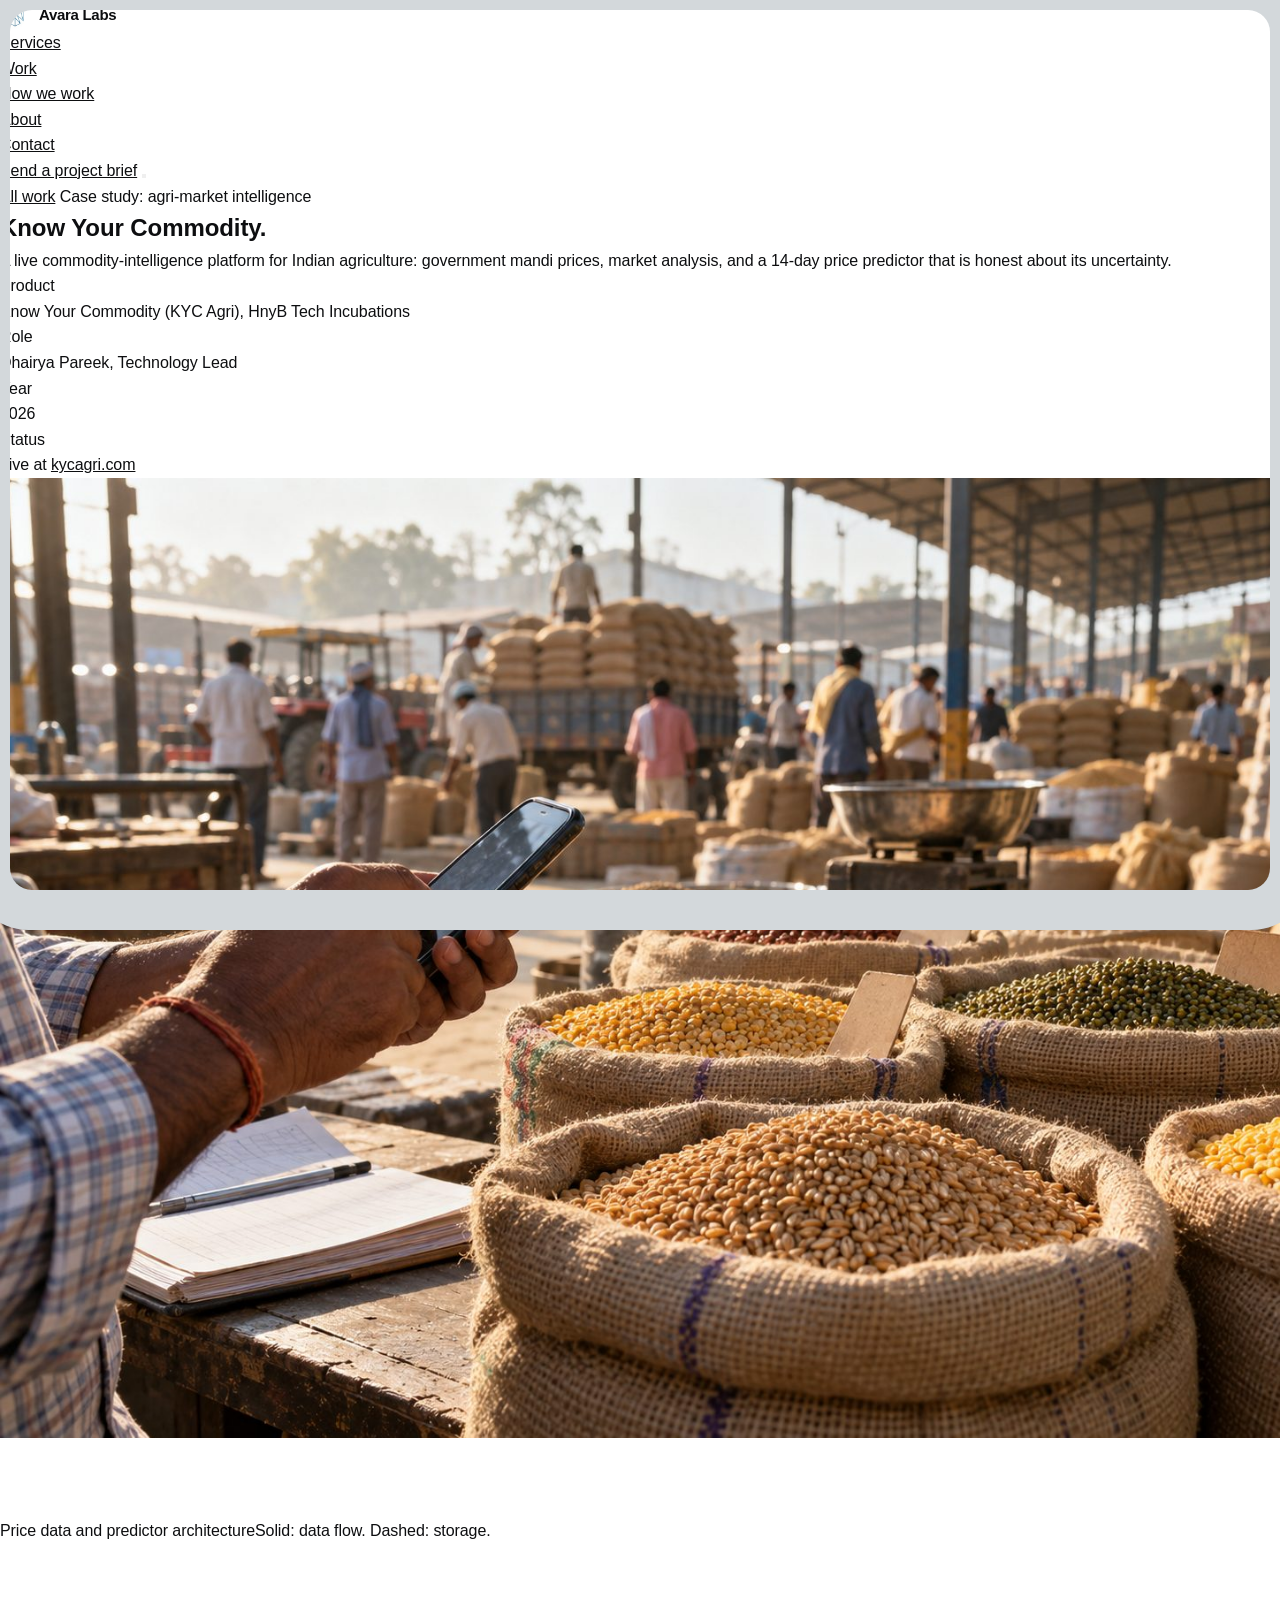
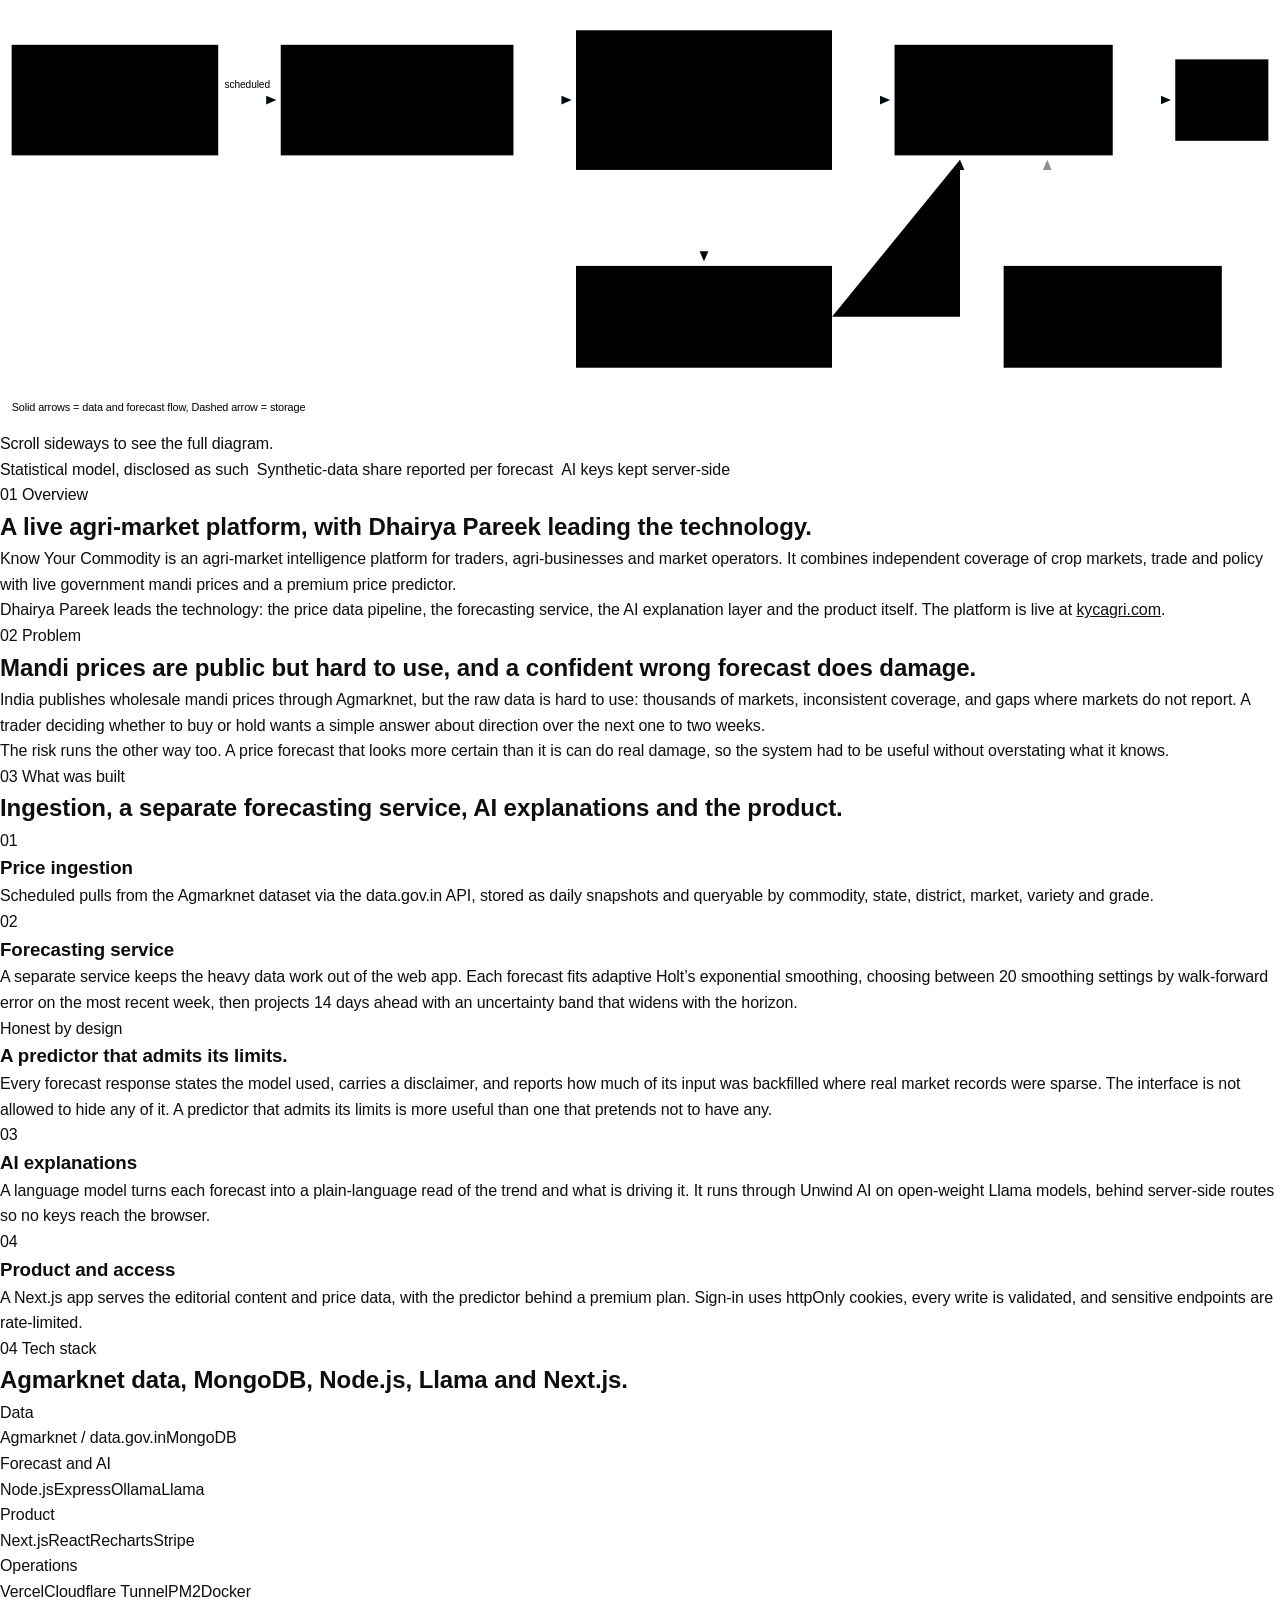
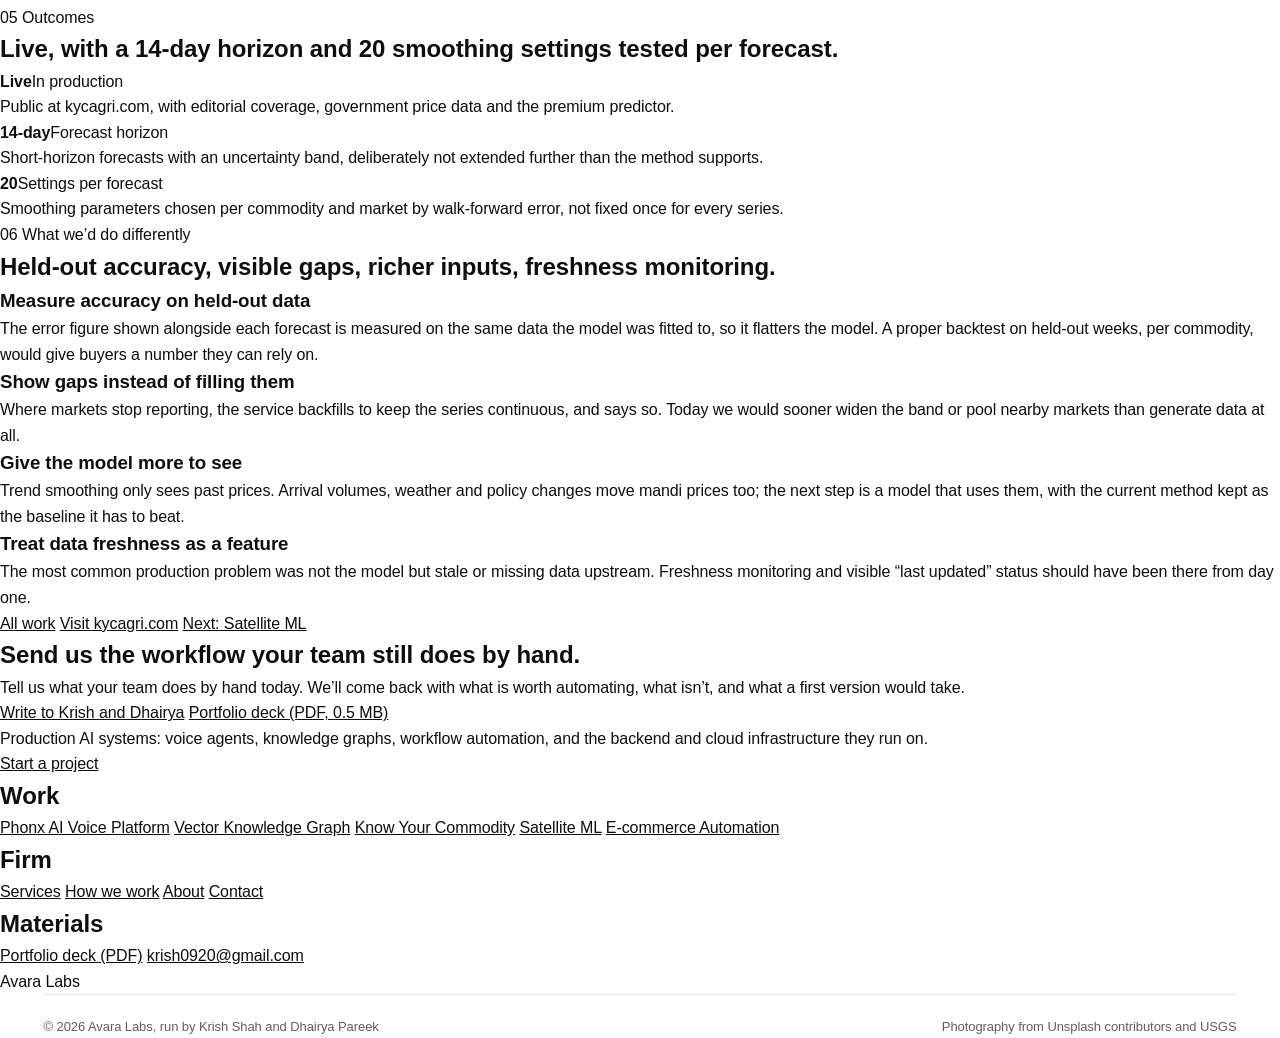
<file: project_kyc.html>
<!DOCTYPE html>
<html lang="en">
<head>
  <meta charset="UTF-8">
  <meta name="viewport" content="width=device-width, initial-scale=1">
  <meta name="theme-color" content="#ffffff">
  <title>Know Your Commodity case study — Avara Labs</title>
  <meta name="description" content="A live agri-market intelligence platform for Indian agriculture: government mandi prices and a 14-day price predictor that is honest about its uncertainty.">
  <meta property="og:type" content="website">
  <meta property="og:site_name" content="Avara Labs">
  <meta property="og:title" content="Know Your Commodity case study — Avara Labs">
  <meta property="og:description" content="A live agri-market intelligence platform for Indian agriculture: government mandi prices and a 14-day price predictor that is honest about its uncertainty.">
  <meta property="og:image" content="assets/og-image.png">
  <link rel="icon" type="image/png" href="assets/logos/avara-logo.png">
  <link rel="preconnect" href="https://fonts.googleapis.com">
  <link rel="preconnect" href="https://fonts.gstatic.com" crossorigin>
  <link href="https://fonts.googleapis.com/css2?family=Inter+Tight:wght@400;700&amp;display=swap" rel="stylesheet">
  <script>document.documentElement.classList.add('js');</script>
  <link rel="stylesheet" href="style.css">
</head>
<body>
<a class="skip" href="#main">Skip to content</a>
<header class="site-head">
  <div class="wrap">
    <nav class="nav" aria-label="Main">
      <a href="index.html" class="brand"><img src="assets/logos/avara-logo.png" alt="" width="30" height="30">Avara Labs</a>
      <ul class="nav-links">
        <li><a href="services.html">Services</a></li>
        <li><a href="projects.html" aria-current="page">Work</a></li>
        <li><a href="approach.html">How we work</a></li>
        <li><a href="about.html">About</a></li>
        <li><a href="contact.html">Contact</a></li>
      </ul>
      <a href="contact.html" class="btn btn-ink">Send a project brief</a>
      <button class="menu-btn" type="button" aria-label="Open menu" aria-expanded="false"><span></span><span></span></button>
    </nav>
  </div>
</header>
<main id="main">
  <section class="cs-hero">
    <div class="wrap">
      <a class="link back" href="projects.html">All work</a>
      <span class="caption">Case study: agri-market intelligence</span>
      <h1 class="cs-title">Know Your Commodity.</h1>
      <p class="cs-lede">A live commodity-intelligence platform for Indian agriculture: government mandi prices, market analysis, and a 14-day price predictor that is honest about its uncertainty.</p>
      <dl class="facts">
        <div><dt>Product</dt><dd>Know Your Commodity (KYC Agri), HnyB Tech Incubations</dd></div>
        <div><dt>Role</dt><dd>Dhairya Pareek, Technology Lead</dd></div>
        <div><dt>Year</dt><dd>2026</dd></div>
        <div><dt>Status</dt><dd>Live at <a class="link" href="https://kycagri.com" target="_blank" rel="noopener">kycagri.com</a></dd></div>
      </dl>
    </div>
  </section>
  <img class="page-photo" src="img/agri-forecasting.jpg" alt="Grain market scene for agricultural price forecasting">

  <div class="wrap">
    <figure class="figure" style="margin-top:80px">
      <figcaption class="figure-cap"><span class="caption">Price data and predictor architecture</span><span class="caption muted">Solid: data flow. Dashed: storage.</span></figcaption>
      <div class="figure-body">
<svg xmlns="http://www.w3.org/2000/svg" viewBox="0 0 880 330"
             role="img" aria-labelledby="kyc-diag-title kyc-diag-desc">
          <title id="kyc-diag-title">Know Your Commodity price data and predictor architecture</title>
          <desc id="kyc-diag-desc">Government Agmarknet price data is pulled on a schedule into a mandi price service that stores daily snapshots. A forecast engine runs adaptive Holt smoothing and returns a 14-day forecast with an uncertainty band. The Next.js app proxies these through server-side routes and gates the predictor behind a premium plan. A language model served by Unwind AI turns forecasts into plain-language explanations. MongoDB stores articles, users and subscriptions.</desc>

          <defs>
            <marker id="kyc-arh" markerWidth="8" markerHeight="8" refX="7" refY="4" orient="auto">
              <path d="M0,1 L7,4 L0,7 Z" fill="#000d10"/>
            </marker>
            <marker id="kyc-arh-d" markerWidth="8" markerHeight="8" refX="7" refY="4" orient="auto">
              <path d="M0,1 L7,4 L0,7 Z" fill="#8e8e95"/>
            </marker>
          </defs>

          <style>.d-arrow{marker-end:url(#kyc-arh)} .d-dashed{marker-end:url(#kyc-arh-d)}</style>

          <!-- 1. Agmarknet -->
          <rect x="8" y="70" width="142" height="76" class="d-box"/>
          <text x="79" y="96" text-anchor="middle" font-size="10" font-weight="700" class="d-t1">Agmarknet</text>
          <text x="79" y="113" text-anchor="middle" font-size="8" class="d-t2">data.gov.in API</text>
          <text x="79" y="130" text-anchor="middle" font-size="7.5" class="d-t3">govt mandi prices</text>

          <path d="M150,108 L190,108" class="d-arrow"/>
          <text x="170" y="100" text-anchor="middle" font-size="7" class="d-t3">scheduled</text>

          <!-- 2. Mandi service -->
          <rect x="193" y="70" width="160" height="76" class="d-soft"/>
          <text x="273" y="96" text-anchor="middle" font-size="10" font-weight="700" class="d-t1">Mandi Price Service</text>
          <text x="273" y="113" text-anchor="middle" font-size="8" class="d-t2">daily snapshots</text>
          <text x="273" y="130" text-anchor="middle" font-size="7.5" class="d-t3">commodity, state, market</text>

          <path d="M353,108 L393,108" class="d-arrow"/>

          <!-- 3. Forecast engine (key) -->
          <rect x="396" y="60" width="176" height="96" class="d-key"/>
          <text x="484" y="88" text-anchor="middle" font-size="10" font-weight="800" class="d-t1">Forecast Engine</text>
          <text x="484" y="105" text-anchor="middle" font-size="8" class="d-t2">adaptive Holt smoothing</text>
          <text x="484" y="121" text-anchor="middle" font-size="7.5" class="d-t3">20 α×β fits, walk-forward error</text>
          <text x="484" y="137" text-anchor="middle" font-size="7.5" class="d-t3">14-day forecast + uncertainty band</text>

          <path d="M572,108 L612,108" class="d-arrow"/>

          <!-- 4. Next.js app -->
          <rect x="615" y="70" width="150" height="76" class="d-soft"/>
          <text x="690" y="96" text-anchor="middle" font-size="10" font-weight="700" class="d-t1">Next.js App</text>
          <text x="690" y="113" text-anchor="middle" font-size="8" class="d-t2">server-side API proxy</text>
          <text x="690" y="130" text-anchor="middle" font-size="7.5" class="d-t3">premium gating</text>

          <path d="M765,108 L805,108" class="d-arrow"/>

          <!-- 5. Users -->
          <rect x="808" y="80" width="64" height="56" class="d-box"/>
          <text x="840" y="105" text-anchor="middle" font-size="9" font-weight="700" class="d-t1">Traders</text>
          <text x="840" y="120" text-anchor="middle" font-size="7.5" class="d-t3">&amp; readers</text>

          <!-- 6. LLM explanations -->
          <rect x="396" y="222" width="176" height="70" class="d-box"/>
          <text x="484" y="246" text-anchor="middle" font-size="10" font-weight="700" class="d-t1">Unwind AI</text>
          <text x="484" y="263" text-anchor="middle" font-size="8" class="d-t2">open-weight Llama models</text>
          <text x="484" y="279" text-anchor="middle" font-size="7.5" class="d-t3">forecast explanations, summaries</text>

          <!-- Forecast → LLM -->
          <path d="M484,156 L484,219" class="d-arrow"/>
          <!-- LLM → App -->
          <path d="M572,257 L660,257 L660,149" class="d-arrow"/>

          <!-- 7. MongoDB -->
          <rect x="690" y="222" width="150" height="70" class="d-box"/>
          <text x="765" y="246" text-anchor="middle" font-size="10" font-weight="700" class="d-t1">MongoDB</text>
          <text x="765" y="263" text-anchor="middle" font-size="8" class="d-t2">articles, users</text>
          <text x="765" y="279" text-anchor="middle" font-size="7.5" class="d-t3">subscriptions</text>
          <path d="M720,222 L720,149" class="d-dashed"/>

          <!-- Legend -->
          <text x="8" y="322" font-size="7.5" class="d-t3">Solid arrows = data and forecast flow, Dashed arrow = storage</text>
        </svg>
      </div>
      <p class="scroll-note">Scroll sideways to see the full diagram.</p>
      <div class="chips"><span>Statistical model, disclosed as such</span><span>Synthetic-data share reported per forecast</span><span>AI keys kept server-side</span></div>
    </figure>

    <section class="cs split">
      <div class="split-label sticky"><span class="caption">01 Overview</span><h2 class="h-md">A live agri-market platform, with Dhairya Pareek leading the technology.</h2></div>
      <div class="split-body prose">
        <p>Know Your Commodity is an agri-market intelligence platform for traders, agri-businesses and market operators. It combines independent coverage of crop markets, trade and policy with live government mandi prices and a premium price predictor.</p>
        <p>Dhairya Pareek leads the technology: the price data pipeline, the forecasting service, the AI explanation layer and the product itself. The platform is live at <a class="link" href="https://kycagri.com" target="_blank" rel="noopener">kycagri.com</a>.</p>
      </div>
    </section>

    <section class="cs split">
      <div class="split-label sticky"><span class="caption">02 Problem</span><h2 class="h-md">Mandi prices are public but hard to use, and a confident wrong forecast does damage.</h2></div>
      <div class="split-body prose">
        <p>India publishes wholesale mandi prices through Agmarknet, but the raw data is hard to use: thousands of markets, inconsistent coverage, and gaps where markets do not report. A trader deciding whether to buy or hold wants a simple answer about direction over the next one to two weeks.</p>
        <p>The risk runs the other way too. A price forecast that looks more certain than it is can do real damage, so the system had to be useful without overstating what it knows.</p>
      </div>
    </section>

    <section class="cs split">
      <div class="split-label sticky"><span class="caption">03 What was built</span><h2 class="h-md">Ingestion, a separate forecasting service, AI explanations and the product.</h2></div>
      <div class="split-body">
        <div class="features cols-1">
          <div class="feature"><span class="n">01</span><h3>Price ingestion</h3><p>Scheduled pulls from the Agmarknet dataset via the data.gov.in API, stored as daily snapshots and queryable by commodity, state, district, market, variety and grade.</p></div>
          <div class="feature"><span class="n">02</span><h3>Forecasting service</h3><p>A separate service keeps the heavy data work out of the web app. Each forecast fits adaptive Holt&rsquo;s exponential smoothing, choosing between 20 smoothing settings by walk-forward error on the most recent week, then projects 14 days ahead with an uncertainty band that widens with the horizon.</p></div>
        </div>
        <article class="clay solo">
          <div class="clay-body">
            <span class="caption">Honest by design</span>
            <h3>A predictor that admits its limits.</h3>
            <p>Every forecast response states the model used, carries a disclaimer, and reports how much of its input was backfilled where real market records were sparse. The interface is not allowed to hide any of it. A predictor that admits its limits is more useful than one that pretends not to have any.</p>
          </div>
        </article>
        <div class="features cols-1">
          <div class="feature"><span class="n">03</span><h3>AI explanations</h3><p>A language model turns each forecast into a plain-language read of the trend and what is driving it. It runs through Unwind AI on open-weight Llama models, behind server-side routes so no keys reach the browser.</p></div>
          <div class="feature"><span class="n">04</span><h3>Product and access</h3><p>A Next.js app serves the editorial content and price data, with the predictor behind a premium plan. Sign-in uses httpOnly cookies, every write is validated, and sensitive endpoints are rate-limited.</p></div>
        </div>
      </div>
    </section>

    <section class="cs split">
      <div class="split-label sticky"><span class="caption">04 Tech stack</span><h2 class="h-md">Agmarknet data, MongoDB, Node.js, Llama and Next.js.</h2></div>
      <dl class="split-body stack">
        <div><dt>Data</dt><dd><span>Agmarknet / data.gov.in</span><span>MongoDB</span></dd></div>
        <div><dt>Forecast and AI</dt><dd><span>Node.js</span><span>Express</span><span>Ollama</span><span>Llama</span></dd></div>
        <div><dt>Product</dt><dd><span>Next.js</span><span>React</span><span>Recharts</span><span>Stripe</span></dd></div>
        <div><dt>Operations</dt><dd><span>Vercel</span><span>Cloudflare Tunnel</span><span>PM2</span><span>Docker</span></dd></div>
      </dl>
    </section>

    <section class="cs split">
      <div class="split-label sticky"><span class="caption">05 Outcomes</span><h2 class="h-md">Live, with a 14-day horizon and 20 smoothing settings tested per forecast.</h2></div>
      <div class="split-body metrics">
        <div class="metric"><strong>Live</strong><span>In production</span><p>Public at kycagri.com, with editorial coverage, government price data and the premium predictor.</p></div>
        <div class="metric"><strong>14-day</strong><span>Forecast horizon</span><p>Short-horizon forecasts with an uncertainty band, deliberately not extended further than the method supports.</p></div>
        <div class="metric"><strong>20</strong><span>Settings per forecast</span><p>Smoothing parameters chosen per commodity and market by walk-forward error, not fixed once for every series.</p></div>
      </div>
    </section>

    <section class="cs split">
      <div class="split-label sticky"><span class="caption">06 What we&rsquo;d do differently</span><h2 class="h-md">Held-out accuracy, visible gaps, richer inputs, freshness monitoring.</h2></div>
      <div class="split-body features">
        <div class="feature"><h3>Measure accuracy on held-out data</h3><p>The error figure shown alongside each forecast is measured on the same data the model was fitted to, so it flatters the model. A proper backtest on held-out weeks, per commodity, would give buyers a number they can rely on.</p></div>
        <div class="feature"><h3>Show gaps instead of filling them</h3><p>Where markets stop reporting, the service backfills to keep the series continuous, and says so. Today we would sooner widen the band or pool nearby markets than generate data at all.</p></div>
        <div class="feature"><h3>Give the model more to see</h3><p>Trend smoothing only sees past prices. Arrival volumes, weather and policy changes move mandi prices too; the next step is a model that uses them, with the current method kept as the baseline it has to beat.</p></div>
        <div class="feature"><h3>Treat data freshness as a feature</h3><p>The most common production problem was not the model but stale or missing data upstream. Freshness monitoring and visible &ldquo;last updated&rdquo; status should have been there from day one.</p></div>
      </div>
    </section>
  </div>

  <div class="wrap cs-end" style="margin-top:var(--section)">
    <div class="actions">
      <a href="projects.html" class="btn btn-ghost">All work</a>
      <a href="https://kycagri.com" class="btn btn-ghost" target="_blank" rel="noopener">Visit kycagri.com</a>
      <a href="project_satellite.html" class="btn btn-ink">Next: Satellite ML</a>
    </div>
  </div>

  <section class="cta">
    <div class="wrap">
      <h2 class="h-display">Send us the workflow your team still does by hand.</h2>
      <p class="lead">Tell us what your team does by hand today. We&rsquo;ll come back with what is worth automating, what isn&rsquo;t, and what a first version would take.</p>
      <div class="actions">
        <a href="contact.html" class="btn btn-ink">Write to Krish and Dhairya</a>
        <a href="assets/docs/krish_shah_combined_portfolio_with_logos.pdf" class="btn btn-ghost" target="_blank" rel="noopener">Portfolio deck (PDF, 0.5 MB)</a>
      </div>
    </div>
  </section>
</main>

<footer class="site-foot">
  <div class="wrap">
    <div class="foot-grid">
      <div>
        <p>Production AI systems: voice agents, knowledge graphs, workflow automation, and the backend and cloud infrastructure they run on.</p>
        <a href="contact.html" class="btn btn-ghost-light">Start a project</a>
      </div>
      <div class="foot-col">
        <h2>Work</h2>
        <a href="project_phonx.html">Phonx AI Voice Platform</a>
        <a href="project_vkg.html">Vector Knowledge Graph</a>
        <a href="project_kyc.html">Know Your Commodity</a>
        <a href="project_satellite.html">Satellite ML</a>
        <a href="project_avara.html">E-commerce Automation</a>
      </div>
      <div class="foot-col">
        <h2>Firm</h2>
        <a href="services.html">Services</a>
        <a href="approach.html">How we work</a>
        <a href="about.html">About</a>
        <a href="contact.html">Contact</a>
      </div>
      <div class="foot-col">
        <h2>Materials</h2>
        <a href="assets/docs/krish_shah_combined_portfolio_with_logos.pdf" target="_blank" rel="noopener">Portfolio deck (PDF)</a>
        <a href="mailto:krish0920@gmail.com">krish0920@gmail.com</a>
      </div>
    </div>
    <p class="foot-mark" aria-hidden="true">Avara Labs</p>
    <div class="foot-base">
      <p>&copy; 2026 Avara Labs, run by Krish Shah and Dhairya Pareek</p>
      <p>Photography from Unsplash contributors and USGS</p>
    </div>
  </div>
</footer>
<script src="script.js"></script>
</body>
</html>
</file>
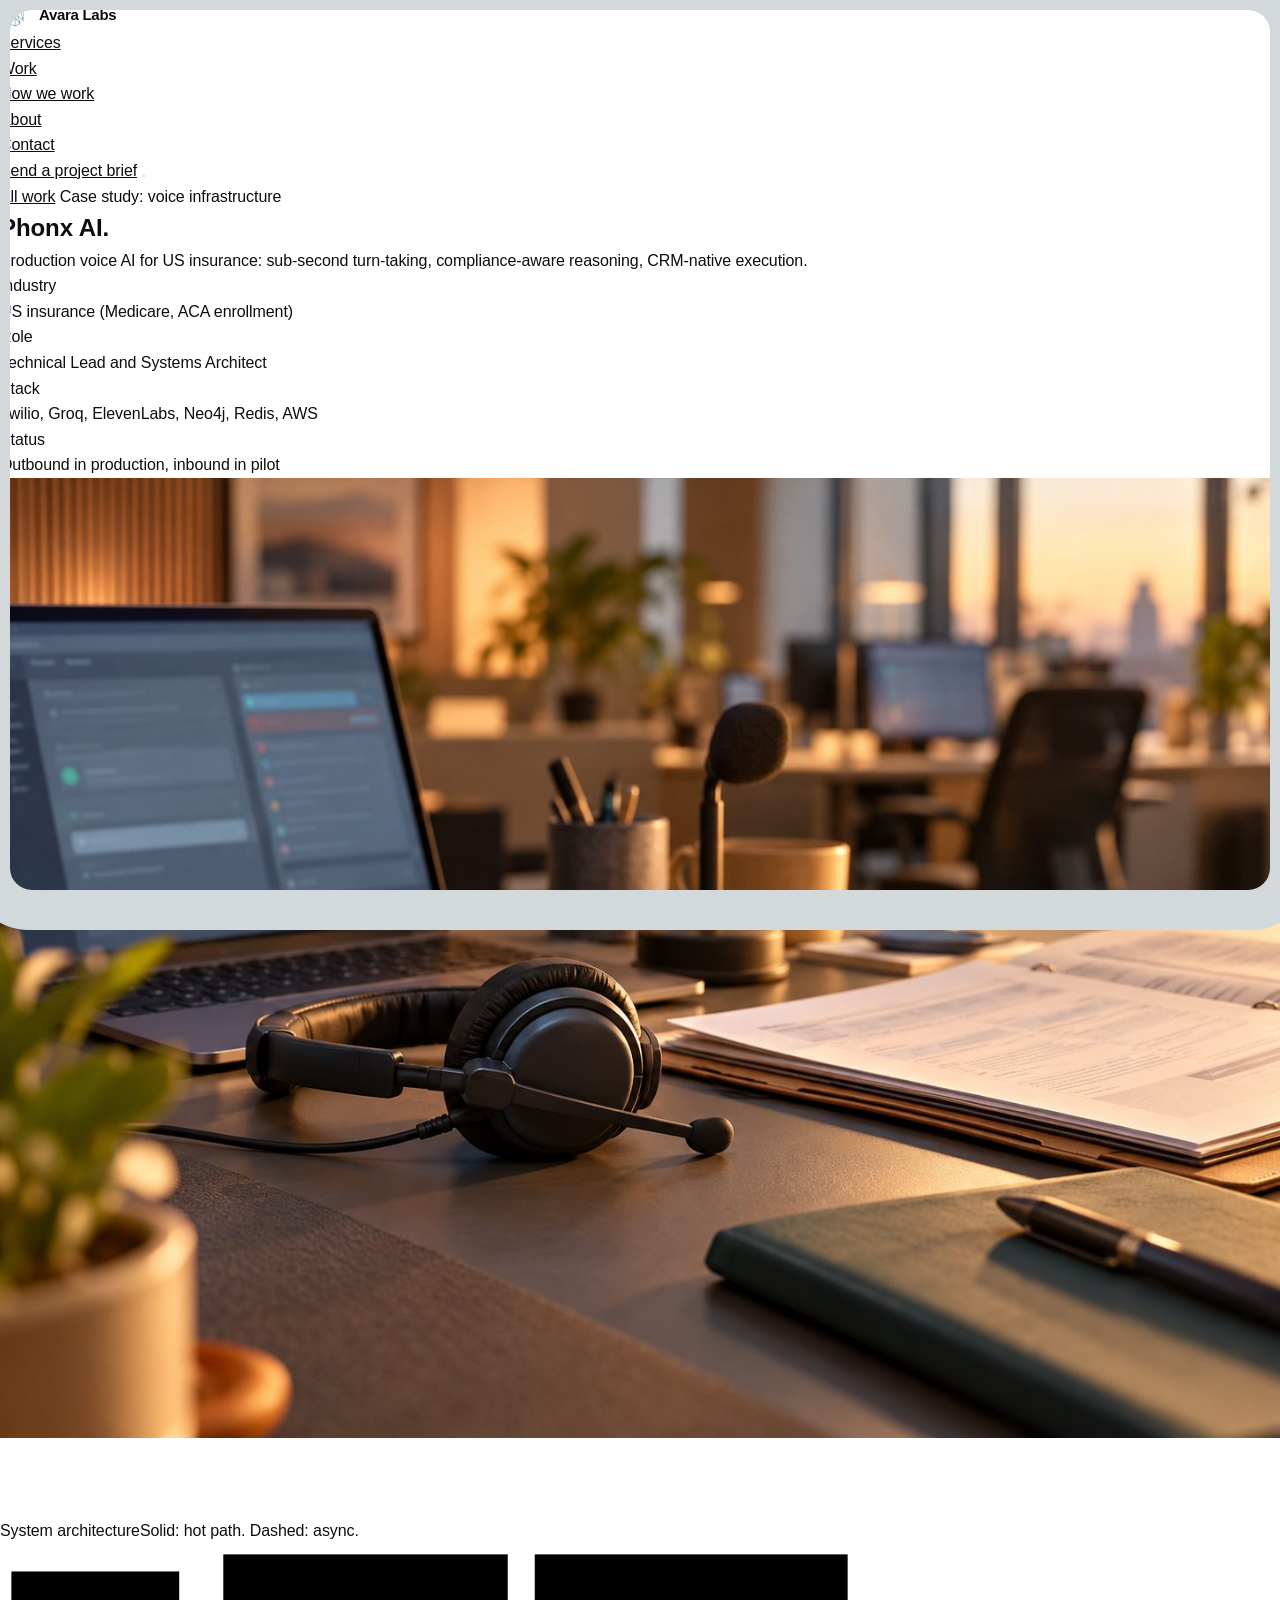
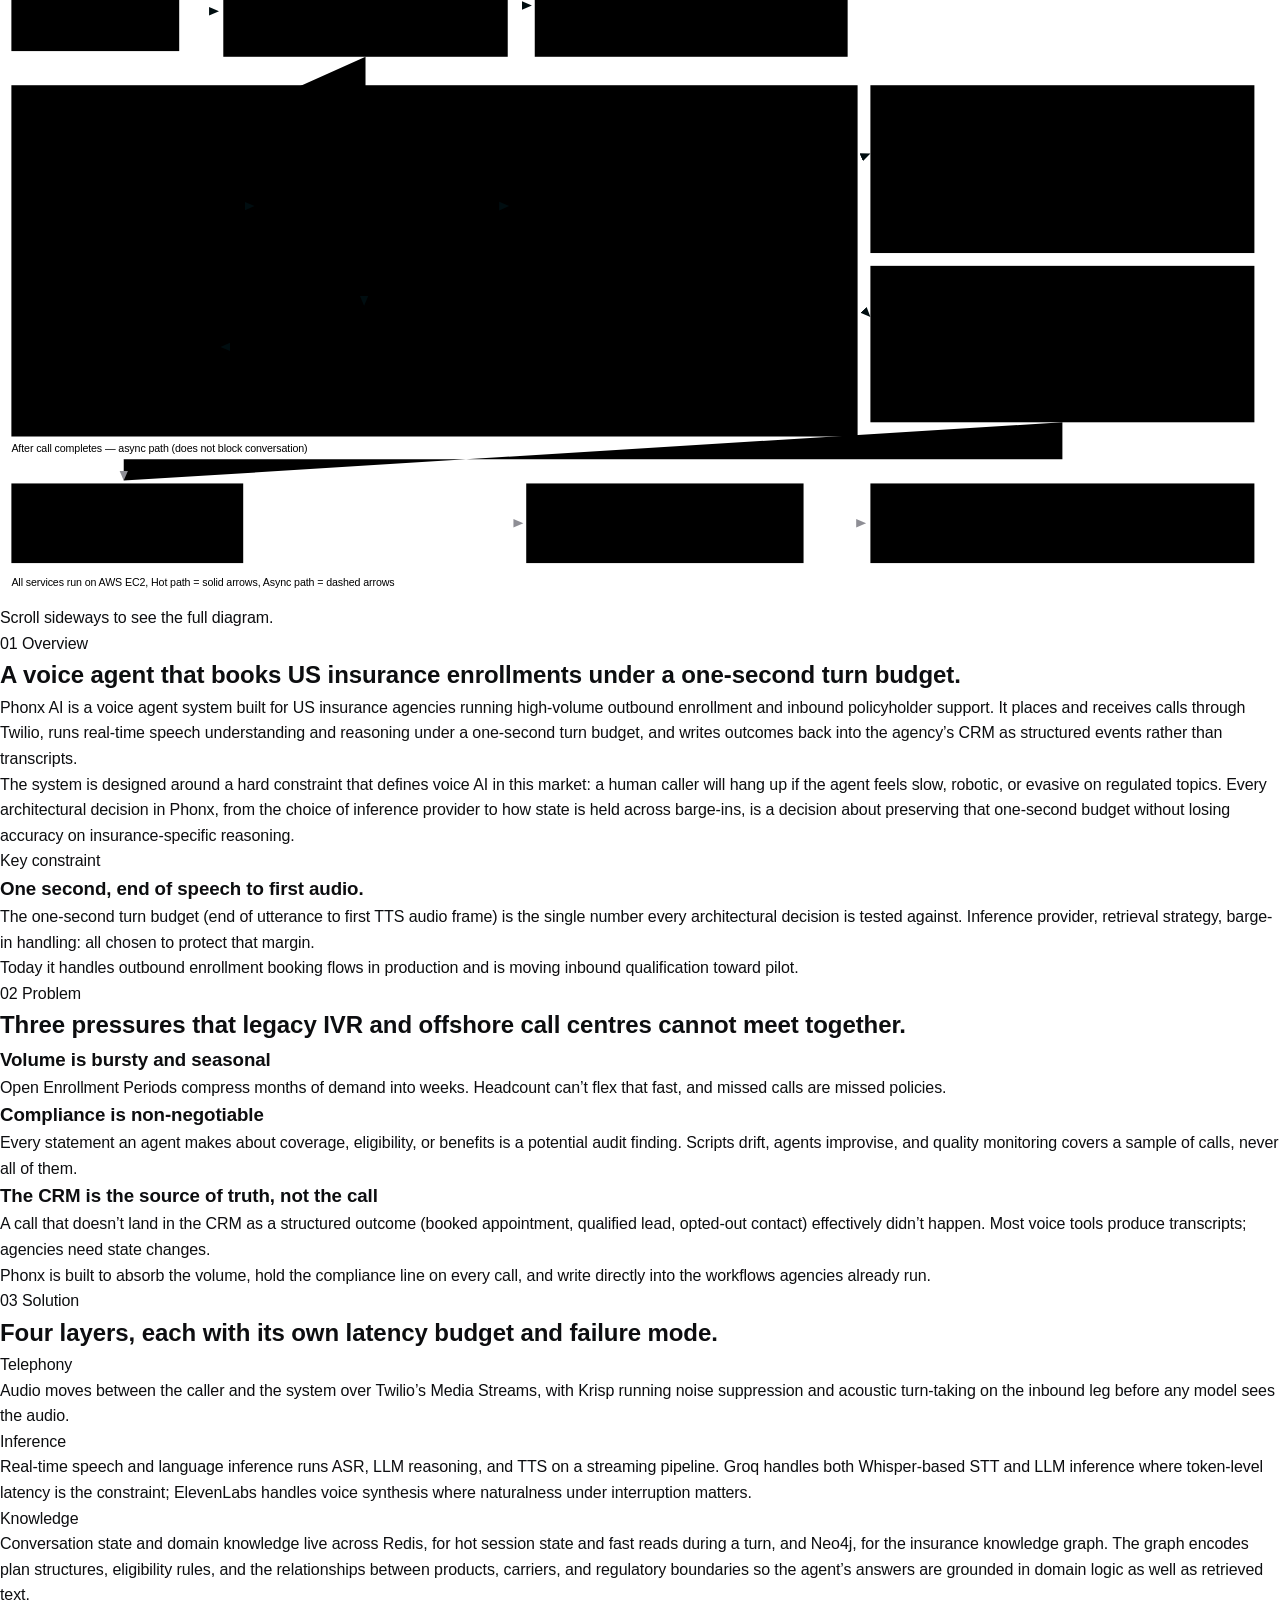
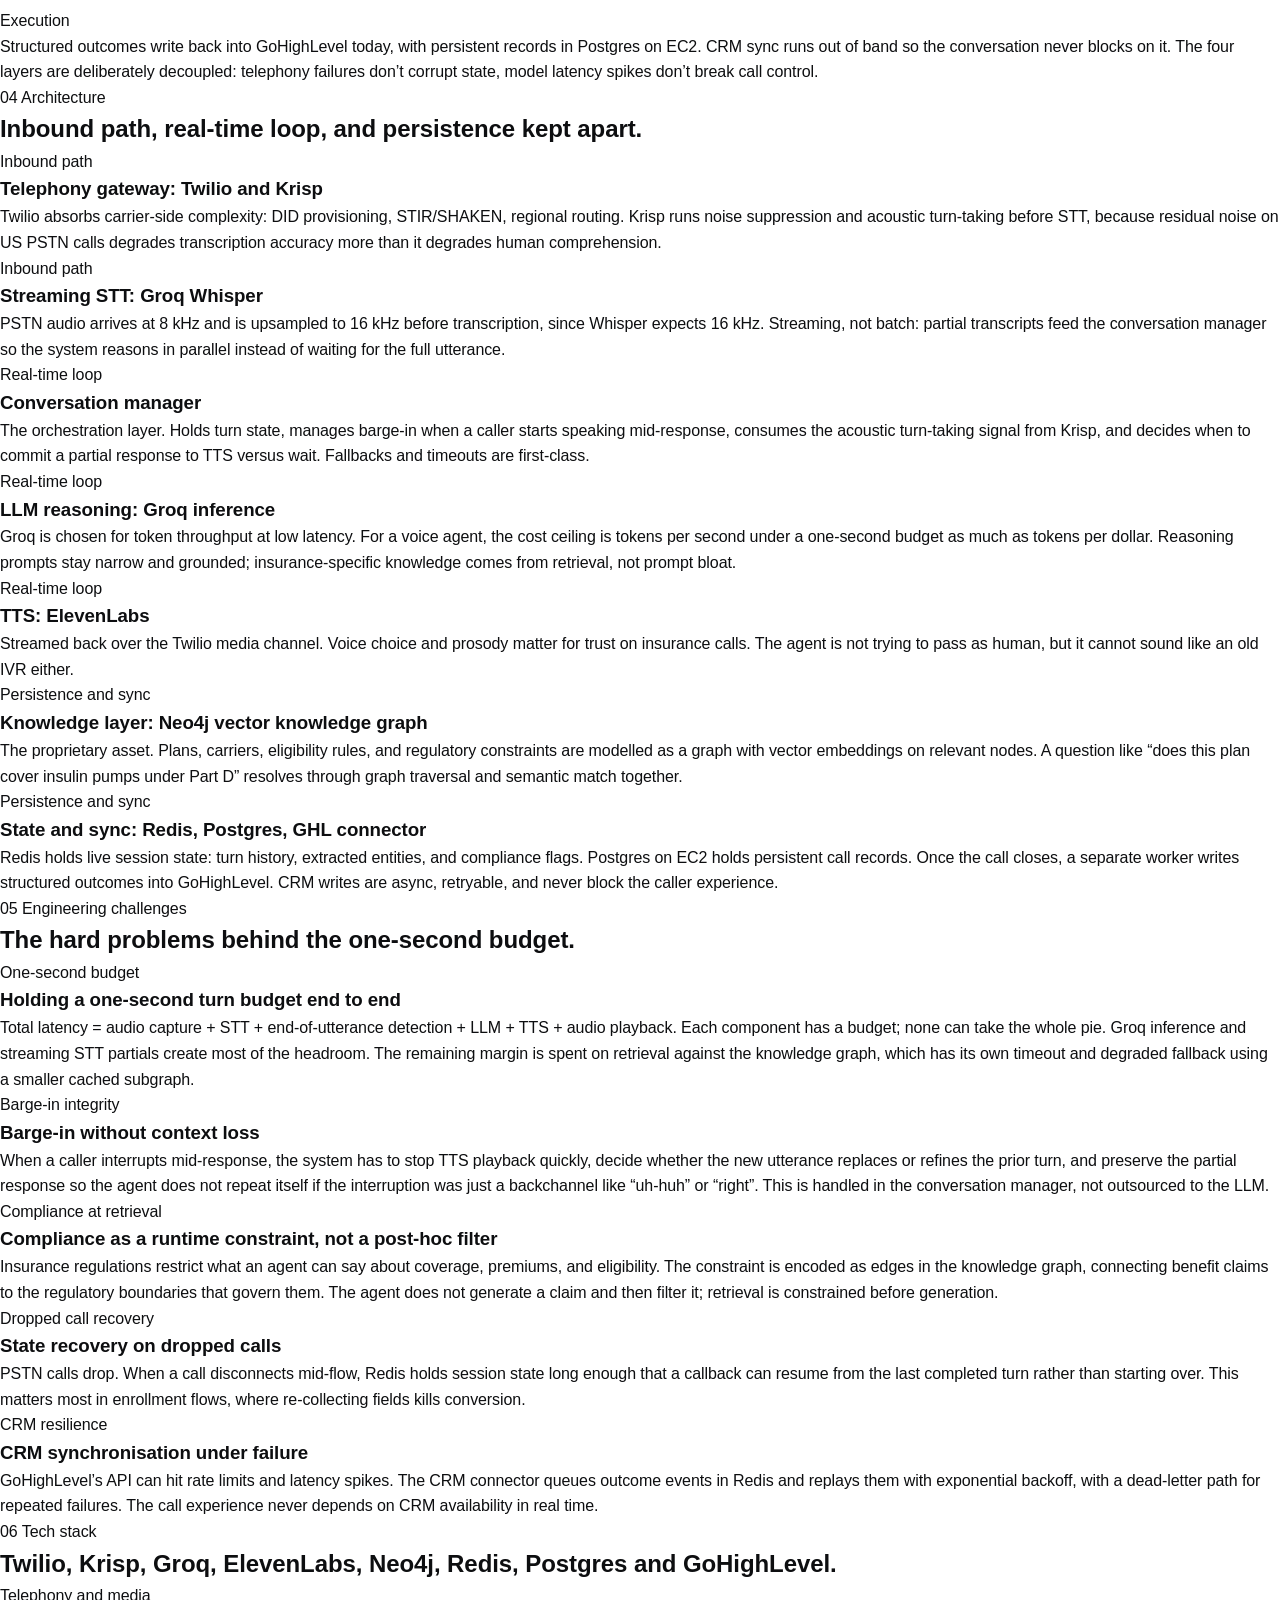
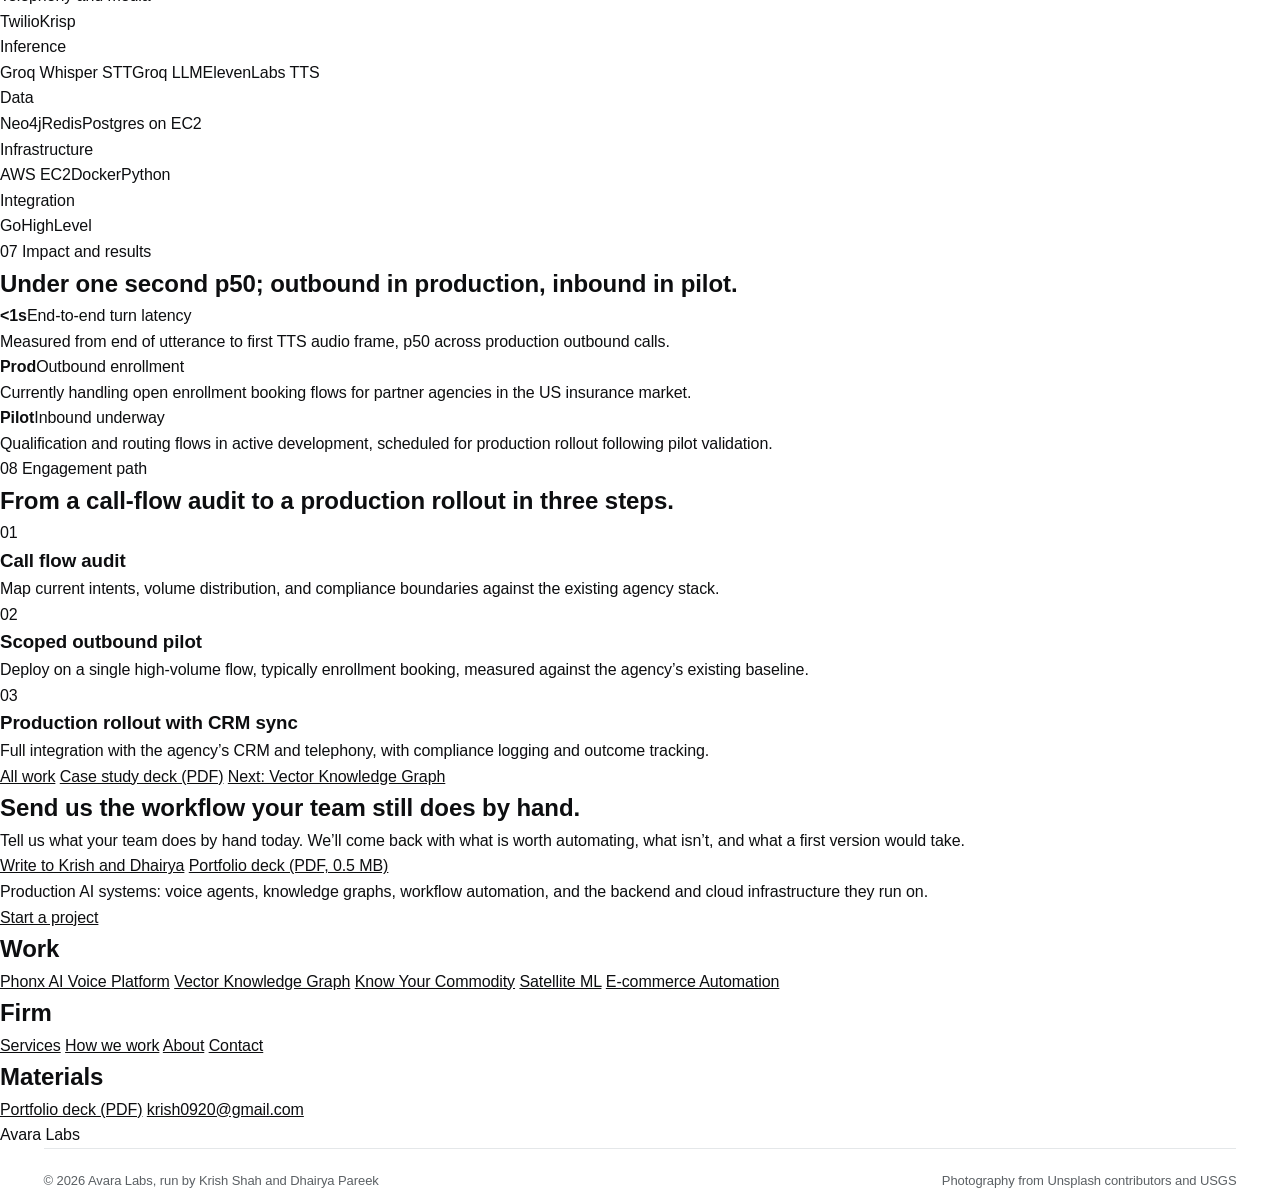
<file: project_phonx.html>
<!DOCTYPE html>
<html lang="en">
<head>
  <meta charset="UTF-8">
  <meta name="viewport" content="width=device-width, initial-scale=1">
  <meta name="theme-color" content="#ffffff">
  <title>Phonx AI case study — Avara Labs</title>
  <meta name="description" content="Production voice AI for US insurance: sub-second turn-taking, compliance-aware reasoning and CRM-native execution.">
  <meta property="og:type" content="website">
  <meta property="og:site_name" content="Avara Labs">
  <meta property="og:title" content="Phonx AI case study — Avara Labs">
  <meta property="og:description" content="Production voice AI for US insurance: sub-second turn-taking, compliance-aware reasoning and CRM-native execution.">
  <meta property="og:image" content="assets/og-image.png">
  <link rel="icon" type="image/png" href="assets/logos/avara-logo.png">
  <link rel="preconnect" href="https://fonts.googleapis.com">
  <link rel="preconnect" href="https://fonts.gstatic.com" crossorigin>
  <link href="https://fonts.googleapis.com/css2?family=Inter+Tight:wght@400;700&amp;display=swap" rel="stylesheet">
  <script>document.documentElement.classList.add('js');</script>
  <link rel="stylesheet" href="style.css">
</head>
<body>
<a class="skip" href="#main">Skip to content</a>
<header class="site-head">
  <div class="wrap">
    <nav class="nav" aria-label="Main">
      <a href="index.html" class="brand"><img src="assets/logos/avara-logo.png" alt="" width="30" height="30">Avara Labs</a>
      <ul class="nav-links">
        <li><a href="services.html">Services</a></li>
        <li><a href="projects.html" aria-current="page">Work</a></li>
        <li><a href="approach.html">How we work</a></li>
        <li><a href="about.html">About</a></li>
        <li><a href="contact.html">Contact</a></li>
      </ul>
      <a href="contact.html" class="btn btn-ink">Send a project brief</a>
      <button class="menu-btn" type="button" aria-label="Open menu" aria-expanded="false"><span></span><span></span></button>
    </nav>
  </div>
</header>
<main id="main">
  <section class="cs-hero">
    <div class="wrap">
      <a class="link back" href="projects.html">All work</a>
      <span class="caption">Case study: voice infrastructure</span>
      <h1 class="cs-title">Phonx AI.</h1>
      <p class="cs-lede">Production voice AI for US insurance: sub-second turn-taking, compliance-aware reasoning, CRM-native execution.</p>
      <dl class="facts">
        <div><dt>Industry</dt><dd>US insurance (Medicare, ACA enrollment)</dd></div>
        <div><dt>Role</dt><dd>Technical Lead and Systems Architect</dd></div>
        <div><dt>Stack</dt><dd>Twilio, Groq, ElevenLabs, Neo4j, Redis, AWS</dd></div>
        <div><dt>Status</dt><dd>Outbound in production, inbound in pilot</dd></div>
      </dl>
    </div>
  </section>
  <img class="page-photo" src="img/voice-agent-ops.jpg" alt="Headset and workspace for a production voice-agent system" style="object-position:50% 62%">

  <div class="wrap">
    <figure class="figure" style="margin-top:80px">
      <figcaption class="figure-cap"><span class="caption">System architecture</span><span class="caption muted">Solid: hot path. Dashed: async.</span></figcaption>
      <div class="figure-body">
<svg xmlns="http://www.w3.org/2000/svg" viewBox="0 0 900 460"
             role="img" aria-labelledby="phx-title phx-desc">
          <title id="phx-title">Phonx real-time voice AI architecture</title>
          <desc id="phx-desc">Diagram showing PSTN audio moving through Twilio, Krisp, Groq Whisper, conversation orchestration, Groq LLM, ElevenLabs TTS, Redis, Neo4j, GoHighLevel, and Postgres.</desc>

          <defs>
            <marker id="arh" markerWidth="8" markerHeight="8" refX="7" refY="4" orient="auto">
              <path d="M0,1 L7,4 L0,7 Z" fill="#000d10"/>
            </marker>
            <marker id="arh-d" markerWidth="8" markerHeight="8" refX="7" refY="4" orient="auto">
              <path d="M0,1 L7,4 L0,7 Z" fill="#8e8e95"/>
            </marker>
          </defs>

          <style>.d-arrow{marker-end:url(#arh)} .d-dashed{marker-end:url(#arh-d)}</style>

          <!-- ── Row 1: Telephony ── -->
          <rect x="8"   y="20"  width="118" height="56" class="d-box"/>
          <text x="67"  y="43"  text-anchor="middle" font-size="10" font-weight="700" class="d-t1">PSTN caller</text>
          <text x="67"  y="59"  text-anchor="middle" font-size="8.5" class="d-t2">8 kHz audio</text>

          <path d="M126,48 L154,48" class="d-arrow"/>

          <rect x="157" y="8"   width="200" height="72" class="d-key"/>
          <text x="257" y="34"  text-anchor="middle" font-size="11" font-weight="800" class="d-t1">Twilio</text>
          <text x="257" y="51"  text-anchor="middle" font-size="8" class="d-t2">Programmable Voice + Media Streams</text>

          <path d="M357,44 L374,44" class="d-arrow"/>

          <rect x="376" y="8"   width="220" height="72" class="d-key"/>
          <text x="486" y="34"  text-anchor="middle" font-size="11" font-weight="800" class="d-t1">Krisp</text>
          <text x="486" y="51"  text-anchor="middle" font-size="8" class="d-t2">Noise suppression + turn-taking (acoustic)</text>

          <path d="M257,80 L257,108 L87,108 L87,156" class="d-arrow"/>

          <!-- ── Real-time inference loop ── -->
          <rect x="8"   y="100" width="595" height="247" class="d-loop"/>
          <text x="22"  y="120" font-size="7.5" font-weight="700" letter-spacing="0.12em" class="d-ta">REAL-TIME INFERENCE LOOP</text>
          <text x="22"  y="135" font-size="7.5" class="d-t3">~1s end-to-end turn budget (caller stop → first TTS audio frame)</text>
          <text x="22"  y="149" font-size="7" class="d-t3">↑ audio back to caller</text>

          <rect x="22"  y="158" width="130" height="55" class="d-soft"/>
          <text x="87"  y="180" text-anchor="middle" font-size="10" font-weight="700" class="d-t1">Upsampler</text>
          <text x="87"  y="197" text-anchor="middle" font-size="8" class="d-t2">8 kHz → 16 kHz</text>

          <path d="M152,185 L179,185" class="d-arrow"/>

          <rect x="181" y="158" width="150" height="55" class="d-soft"/>
          <text x="256" y="180" text-anchor="middle" font-size="10" font-weight="700" class="d-t1">Groq Whisper</text>
          <text x="256" y="197" text-anchor="middle" font-size="8" class="d-t2">Streaming STT, multilingual</text>

          <path d="M331,185 L358,185" class="d-arrow"/>

          <rect x="360" y="148" width="194" height="78" class="d-key"/>
          <text x="457" y="177" text-anchor="middle" font-size="10" font-weight="800" class="d-t1">Conversation Manager</text>
          <text x="457" y="195" text-anchor="middle" font-size="8" class="d-t2">Turn state, orchestration</text>

          <path d="M457,226 L457,244 L256,244 L256,255" class="d-arrow"/>

          <rect x="181" y="257" width="150" height="55" class="d-soft"/>
          <text x="256" y="279" text-anchor="middle" font-size="10" font-weight="700" class="d-t1">Groq LLM</text>
          <text x="256" y="296" text-anchor="middle" font-size="8" class="d-t2">Reasoning + response tokens</text>

          <path d="M181,284 L155,284" class="d-arrow"/>

          <rect x="22"  y="257" width="130" height="55" class="d-soft"/>
          <text x="87"  y="279" text-anchor="middle" font-size="10" font-weight="700" class="d-t1">ElevenLabs TTS</text>
          <text x="87"  y="296" text-anchor="middle" font-size="8" class="d-t2">Streamed audio out</text>

          <!-- ── Data / State layer ── -->
          <path d="M554,172 L612,148" class="d-arrow"/>
          <path d="M554,202 L612,263" class="d-arrow"/>

          <rect x="612" y="100" width="270" height="118" class="d-soft"/>
          <text x="747" y="132" text-anchor="middle" font-size="11" font-weight="800" class="d-t1">Neo4j VKG</text>
          <text x="747" y="151" text-anchor="middle" font-size="8" class="d-t2">Plans, eligibility, regulatory edges</text>
          <text x="747" y="167" text-anchor="middle" font-size="8" class="d-t2">Vector embeddings on nodes</text>

          <rect x="612" y="227" width="270" height="110" class="d-soft"/>
          <text x="747" y="257" text-anchor="middle" font-size="11" font-weight="800" class="d-t1">Redis</text>
          <text x="747" y="275" text-anchor="middle" font-size="8" class="d-t2">Live session state, turn history</text>
          <text x="747" y="291" text-anchor="middle" font-size="8" class="d-t2">Async outcome queue</text>

          <!-- ── Async path ── -->
          <text x="8" y="358" font-size="7.5" class="d-t3">After call completes — async path (does not block conversation)</text>
          <path d="M747,337 L747,363 L87,363 L87,378" class="d-dashed"/>

          <rect x="8"   y="380" width="163" height="56" class="d-box"/>
          <text x="89"  y="403" text-anchor="middle" font-size="10" font-weight="700" class="d-t1">CRM Sync worker</text>
          <text x="89"  y="419" text-anchor="middle" font-size="8" class="d-t2">Retry + DLQ</text>

          <path d="M171,408 L368,408" class="d-dashed"/>

          <rect x="370" y="380" width="195" height="56" class="d-soft"/>
          <text x="467" y="403" text-anchor="middle" font-size="10" font-weight="700" class="d-t1">GoHighLevel</text>
          <text x="467" y="419" text-anchor="middle" font-size="8" class="d-t2">Structured outcomes</text>

          <path d="M565,408 L609,408" class="d-dashed"/>

          <rect x="612" y="380" width="270" height="56" class="d-soft"/>
          <text x="747" y="403" text-anchor="middle" font-size="10" font-weight="700" class="d-t1">Postgres on EC2</text>
          <text x="747" y="419" text-anchor="middle" font-size="8" class="d-t2">Call records, customers</text>

          <text x="8" y="452" font-size="7.5" class="d-t3">All services run on AWS EC2, Hot path = solid arrows, Async path = dashed arrows</text>
        </svg>
      </div>
      <p class="scroll-note">Scroll sideways to see the full diagram.</p>
    </figure>

    <section class="cs split">
      <div class="split-label sticky"><span class="caption">01 Overview</span><h2 class="h-md">A voice agent that books US insurance enrollments under a one-second turn budget.</h2></div>
      <div class="split-body">
        <div class="prose">
          <p>Phonx AI is a voice agent system built for US insurance agencies running high-volume outbound enrollment and inbound policyholder support. It places and receives calls through Twilio, runs real-time speech understanding and reasoning under a one-second turn budget, and writes outcomes back into the agency&rsquo;s CRM as structured events rather than transcripts.</p>
          <p>The system is designed around a hard constraint that defines voice AI in this market: a human caller will hang up if the agent feels slow, robotic, or evasive on regulated topics. Every architectural decision in Phonx, from the choice of inference provider to how state is held across barge-ins, is a decision about preserving that one-second budget without losing accuracy on insurance-specific reasoning.</p>
        </div>
        <article class="clay solo">
          <div class="clay-body">
            <span class="caption">Key constraint</span>
            <h3>One second, end of speech to first audio.</h3>
            <p>The one-second turn budget (end of utterance to first TTS audio frame) is the single number every architectural decision is tested against. Inference provider, retrieval strategy, barge-in handling: all chosen to protect that margin.</p>
          </div>
        </article>
        <div class="prose"><p>Today it handles outbound enrollment booking flows in production and is moving inbound qualification toward pilot.</p></div>
      </div>
    </section>

    <section class="cs split">
      <div class="split-label sticky"><span class="caption">02 Problem</span><h2 class="h-md">Three pressures that legacy IVR and offshore call centres cannot meet together.</h2></div>
      <div class="split-body">
        <div class="features cols-1">
          <div class="feature"><h3>Volume is bursty and seasonal</h3><p>Open Enrollment Periods compress months of demand into weeks. Headcount can&rsquo;t flex that fast, and missed calls are missed policies.</p></div>
          <div class="feature"><h3>Compliance is non-negotiable</h3><p>Every statement an agent makes about coverage, eligibility, or benefits is a potential audit finding. Scripts drift, agents improvise, and quality monitoring covers a sample of calls, never all of them.</p></div>
          <div class="feature"><h3>The CRM is the source of truth, not the call</h3><p>A call that doesn&rsquo;t land in the CRM as a structured outcome (booked appointment, qualified lead, opted-out contact) effectively didn&rsquo;t happen. Most voice tools produce transcripts; agencies need state changes.</p></div>
        </div>
        <p class="cs-note">Phonx is built to absorb the volume, hold the compliance line on every call, and write directly into the workflows agencies already run.</p>
      </div>
    </section>

    <section class="cs split">
      <div class="split-label sticky"><span class="caption">03 Solution</span><h2 class="h-md">Four layers, each with its own latency budget and failure mode.</h2></div>
      <dl class="split-body rows">
        <div><dt>Telephony</dt><dd><p>Audio moves between the caller and the system over Twilio&rsquo;s Media Streams, with Krisp running noise suppression and acoustic turn-taking on the inbound leg before any model sees the audio.</p></dd></div>
        <div><dt>Inference</dt><dd><p>Real-time speech and language inference runs ASR, LLM reasoning, and TTS on a streaming pipeline. Groq handles both Whisper-based STT and LLM inference where token-level latency is the constraint; ElevenLabs handles voice synthesis where naturalness under interruption matters.</p></dd></div>
        <div><dt>Knowledge</dt><dd><p>Conversation state and domain knowledge live across Redis, for hot session state and fast reads during a turn, and Neo4j, for the insurance knowledge graph. The graph encodes plan structures, eligibility rules, and the relationships between products, carriers, and regulatory boundaries so the agent&rsquo;s answers are grounded in domain logic as well as retrieved text.</p></dd></div>
        <div><dt>Execution</dt><dd><p>Structured outcomes write back into GoHighLevel today, with persistent records in Postgres on EC2. CRM sync runs out of band so the conversation never blocks on it. The four layers are deliberately decoupled: telephony failures don&rsquo;t corrupt state, model latency spikes don&rsquo;t break call control.</p></dd></div>
      </dl>
    </section>

    <section class="cs split">
      <div class="split-label sticky"><span class="caption">04 Architecture</span><h2 class="h-md">Inbound path, real-time loop, and persistence kept apart.</h2></div>
      <div class="split-body">
        <div class="features">
          <div class="feature"><span class="n">Inbound path</span><h3>Telephony gateway: Twilio and Krisp</h3><p>Twilio absorbs carrier-side complexity: DID provisioning, STIR/SHAKEN, regional routing. Krisp runs noise suppression and acoustic turn-taking before STT, because residual noise on US PSTN calls degrades transcription accuracy more than it degrades human comprehension.</p></div>
          <div class="feature"><span class="n">Inbound path</span><h3>Streaming STT: Groq Whisper</h3><p>PSTN audio arrives at 8 kHz and is upsampled to 16 kHz before transcription, since Whisper expects 16 kHz. Streaming, not batch: partial transcripts feed the conversation manager so the system reasons in parallel instead of waiting for the full utterance.</p></div>
          <div class="feature"><span class="n">Real-time loop</span><h3>Conversation manager</h3><p>The orchestration layer. Holds turn state, manages barge-in when a caller starts speaking mid-response, consumes the acoustic turn-taking signal from Krisp, and decides when to commit a partial response to TTS versus wait. Fallbacks and timeouts are first-class.</p></div>
          <div class="feature"><span class="n">Real-time loop</span><h3>LLM reasoning: Groq inference</h3><p>Groq is chosen for token throughput at low latency. For a voice agent, the cost ceiling is tokens per second under a one-second budget as much as tokens per dollar. Reasoning prompts stay narrow and grounded; insurance-specific knowledge comes from retrieval, not prompt bloat.</p></div>
          <div class="feature"><span class="n">Real-time loop</span><h3>TTS: ElevenLabs</h3><p>Streamed back over the Twilio media channel. Voice choice and prosody matter for trust on insurance calls. The agent is not trying to pass as human, but it cannot sound like an old IVR either.</p></div>
          <div class="feature"><span class="n">Persistence and sync</span><h3>Knowledge layer: Neo4j vector knowledge graph</h3><p>The proprietary asset. Plans, carriers, eligibility rules, and regulatory constraints are modelled as a graph with vector embeddings on relevant nodes. A question like &ldquo;does this plan cover insulin pumps under Part D&rdquo; resolves through graph traversal and semantic match together.</p></div>
          <div class="feature"><span class="n">Persistence and sync</span><h3>State and sync: Redis, Postgres, GHL connector</h3><p>Redis holds live session state: turn history, extracted entities, and compliance flags. Postgres on EC2 holds persistent call records. Once the call closes, a separate worker writes structured outcomes into GoHighLevel. CRM writes are async, retryable, and never block the caller experience.</p></div>
        </div>
      </div>
    </section>

    <section class="cs split">
      <div class="split-label sticky"><span class="caption">05 Engineering challenges</span><h2 class="h-md">The hard problems behind the one-second budget.</h2></div>
      <div class="split-body features cols-1">
        <div class="feature"><span class="n">One-second budget</span><h3>Holding a one-second turn budget end to end</h3><p>Total latency = audio capture + STT + end-of-utterance detection + LLM + TTS + audio playback. Each component has a budget; none can take the whole pie. Groq inference and streaming STT partials create most of the headroom. The remaining margin is spent on retrieval against the knowledge graph, which has its own timeout and degraded fallback using a smaller cached subgraph.</p></div>
        <div class="feature"><span class="n">Barge-in integrity</span><h3>Barge-in without context loss</h3><p>When a caller interrupts mid-response, the system has to stop TTS playback quickly, decide whether the new utterance replaces or refines the prior turn, and preserve the partial response so the agent does not repeat itself if the interruption was just a backchannel like &ldquo;uh-huh&rdquo; or &ldquo;right&rdquo;. This is handled in the conversation manager, not outsourced to the LLM.</p></div>
        <div class="feature"><span class="n">Compliance at retrieval</span><h3>Compliance as a runtime constraint, not a post-hoc filter</h3><p>Insurance regulations restrict what an agent can say about coverage, premiums, and eligibility. The constraint is encoded as edges in the knowledge graph, connecting benefit claims to the regulatory boundaries that govern them. The agent does not generate a claim and then filter it; retrieval is constrained before generation.</p></div>
        <div class="feature"><span class="n">Dropped call recovery</span><h3>State recovery on dropped calls</h3><p>PSTN calls drop. When a call disconnects mid-flow, Redis holds session state long enough that a callback can resume from the last completed turn rather than starting over. This matters most in enrollment flows, where re-collecting fields kills conversion.</p></div>
        <div class="feature"><span class="n">CRM resilience</span><h3>CRM synchronisation under failure</h3><p>GoHighLevel&rsquo;s API can hit rate limits and latency spikes. The CRM connector queues outcome events in Redis and replays them with exponential backoff, with a dead-letter path for repeated failures. The call experience never depends on CRM availability in real time.</p></div>
      </div>
    </section>

    <section class="cs split">
      <div class="split-label sticky"><span class="caption">06 Tech stack</span><h2 class="h-md">Twilio, Krisp, Groq, ElevenLabs, Neo4j, Redis, Postgres and GoHighLevel.</h2></div>
      <dl class="split-body stack">
        <div><dt>Telephony and media</dt><dd><span>Twilio</span><span>Krisp</span></dd></div>
        <div><dt>Inference</dt><dd><span>Groq Whisper STT</span><span>Groq LLM</span><span>ElevenLabs TTS</span></dd></div>
        <div><dt>Data</dt><dd><span>Neo4j</span><span>Redis</span><span>Postgres on EC2</span></dd></div>
        <div><dt>Infrastructure</dt><dd><span>AWS EC2</span><span>Docker</span><span>Python</span></dd></div>
        <div><dt>Integration</dt><dd><span>GoHighLevel</span></dd></div>
      </dl>
    </section>

    <section class="cs split">
      <div class="split-label sticky"><span class="caption">07 Impact and results</span><h2 class="h-md">Under one second p50; outbound in production, inbound in pilot.</h2></div>
      <div class="split-body metrics">
        <div class="metric"><strong>&lt;1s</strong><span>End-to-end turn latency</span><p>Measured from end of utterance to first TTS audio frame, p50 across production outbound calls.</p></div>
        <div class="metric"><strong>Prod</strong><span>Outbound enrollment</span><p>Currently handling open enrollment booking flows for partner agencies in the US insurance market.</p></div>
        <div class="metric"><strong>Pilot</strong><span>Inbound underway</span><p>Qualification and routing flows in active development, scheduled for production rollout following pilot validation.</p></div>
      </div>
    </section>

    <section class="cs split">
      <div class="split-label sticky"><span class="caption">08 Engagement path</span><h2 class="h-md">From a call-flow audit to a production rollout in three steps.</h2></div>
      <div class="split-body features cols-1">
        <div class="feature"><span class="n">01</span><h3>Call flow audit</h3><p>Map current intents, volume distribution, and compliance boundaries against the existing agency stack.</p></div>
        <div class="feature"><span class="n">02</span><h3>Scoped outbound pilot</h3><p>Deploy on a single high-volume flow, typically enrollment booking, measured against the agency&rsquo;s existing baseline.</p></div>
        <div class="feature"><span class="n">03</span><h3>Production rollout with CRM sync</h3><p>Full integration with the agency&rsquo;s CRM and telephony, with compliance logging and outcome tracking.</p></div>
      </div>
    </section>
  </div>

  <div class="wrap cs-end" style="margin-top:var(--section)">
    <div class="actions">
      <a href="projects.html" class="btn btn-ghost">All work</a>
      <a href="assets/docs/phonx_client_pitch.pdf" class="btn btn-ghost" target="_blank" rel="noopener">Case study deck (PDF)</a>
      <a href="project_vkg.html" class="btn btn-ink">Next: Vector Knowledge Graph</a>
    </div>
  </div>

  <section class="cta">
    <div class="wrap">
      <h2 class="h-display">Send us the workflow your team still does by hand.</h2>
      <p class="lead">Tell us what your team does by hand today. We&rsquo;ll come back with what is worth automating, what isn&rsquo;t, and what a first version would take.</p>
      <div class="actions">
        <a href="contact.html" class="btn btn-ink">Write to Krish and Dhairya</a>
        <a href="assets/docs/krish_shah_combined_portfolio_with_logos.pdf" class="btn btn-ghost" target="_blank" rel="noopener">Portfolio deck (PDF, 0.5 MB)</a>
      </div>
    </div>
  </section>
</main>

<footer class="site-foot">
  <div class="wrap">
    <div class="foot-grid">
      <div>
        <p>Production AI systems: voice agents, knowledge graphs, workflow automation, and the backend and cloud infrastructure they run on.</p>
        <a href="contact.html" class="btn btn-ghost-light">Start a project</a>
      </div>
      <div class="foot-col">
        <h2>Work</h2>
        <a href="project_phonx.html">Phonx AI Voice Platform</a>
        <a href="project_vkg.html">Vector Knowledge Graph</a>
        <a href="project_kyc.html">Know Your Commodity</a>
        <a href="project_satellite.html">Satellite ML</a>
        <a href="project_avara.html">E-commerce Automation</a>
      </div>
      <div class="foot-col">
        <h2>Firm</h2>
        <a href="services.html">Services</a>
        <a href="approach.html">How we work</a>
        <a href="about.html">About</a>
        <a href="contact.html">Contact</a>
      </div>
      <div class="foot-col">
        <h2>Materials</h2>
        <a href="assets/docs/krish_shah_combined_portfolio_with_logos.pdf" target="_blank" rel="noopener">Portfolio deck (PDF)</a>
        <a href="mailto:krish0920@gmail.com">krish0920@gmail.com</a>
      </div>
    </div>
    <p class="foot-mark" aria-hidden="true">Avara Labs</p>
    <div class="foot-base">
      <p>&copy; 2026 Avara Labs, run by Krish Shah and Dhairya Pareek</p>
      <p>Photography from Unsplash contributors and USGS</p>
    </div>
  </div>
</footer>
<script src="script.js"></script>
</body>
</html>
</file>
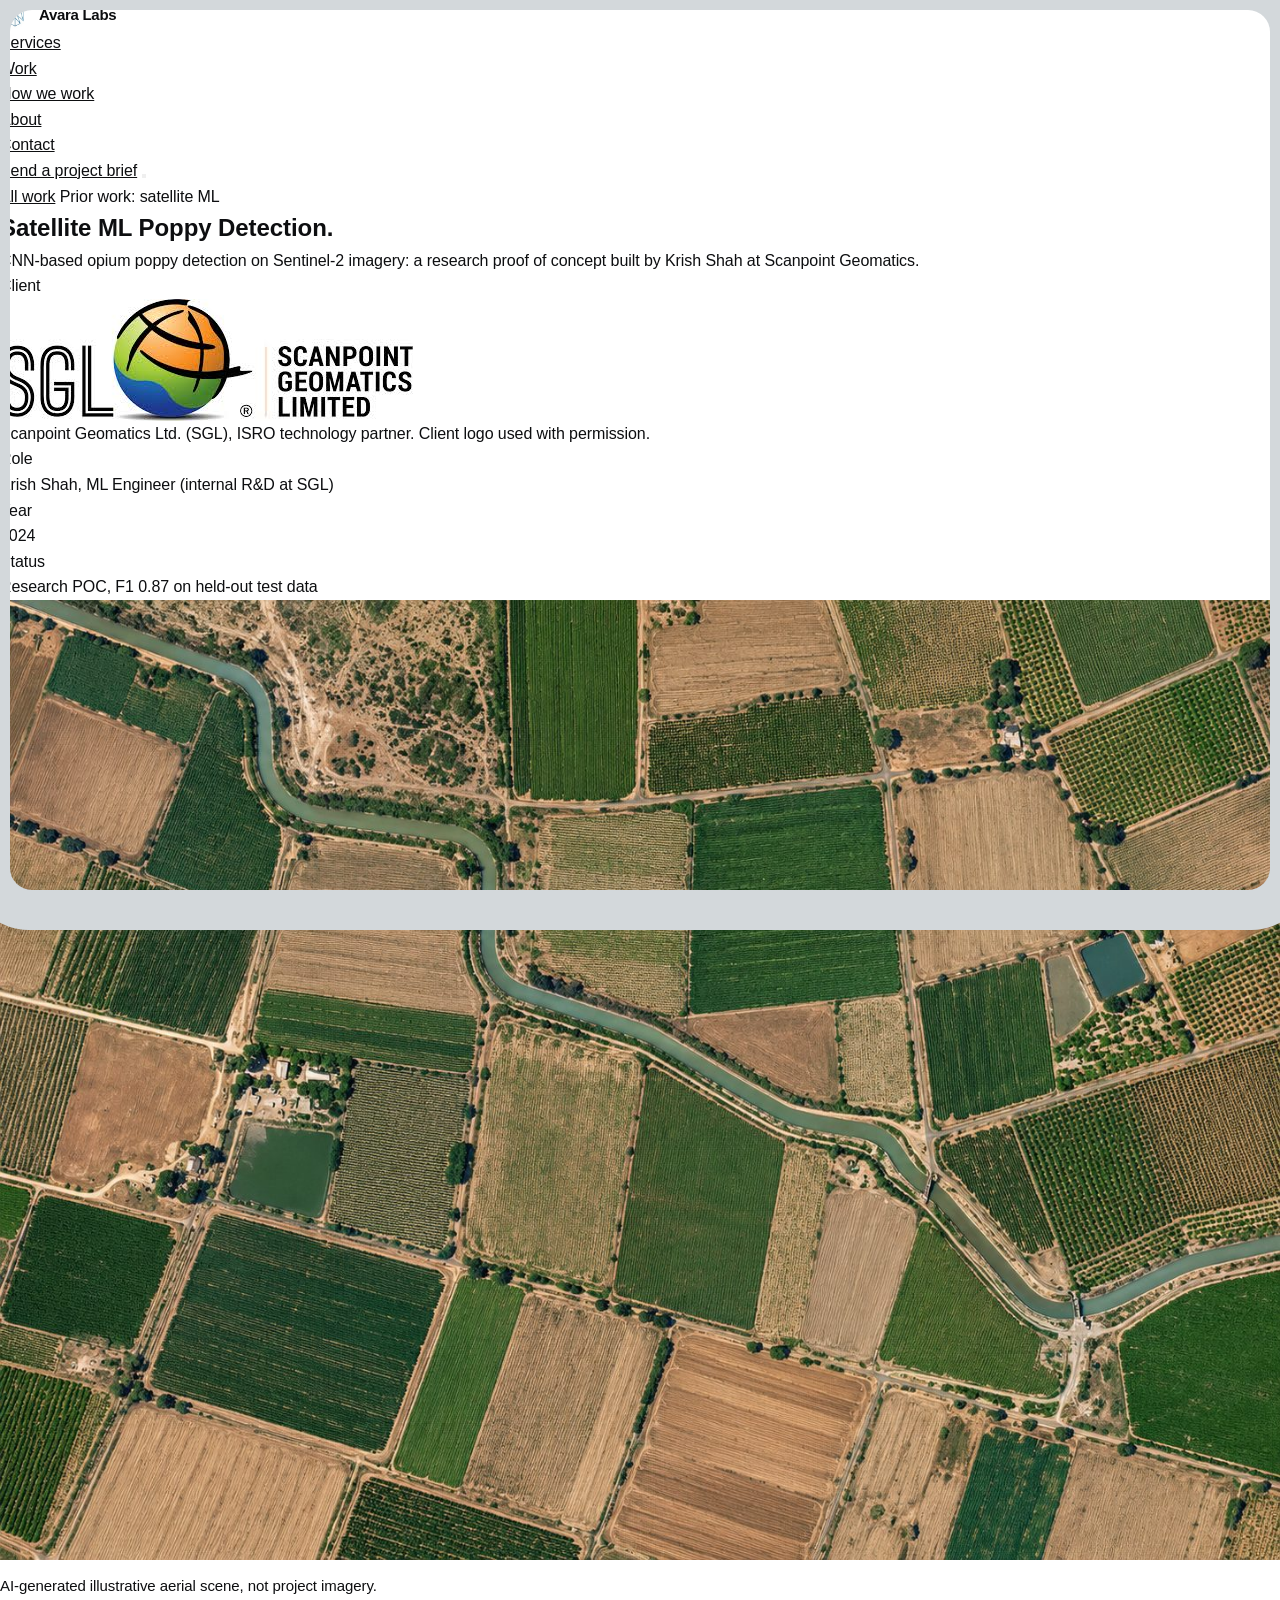
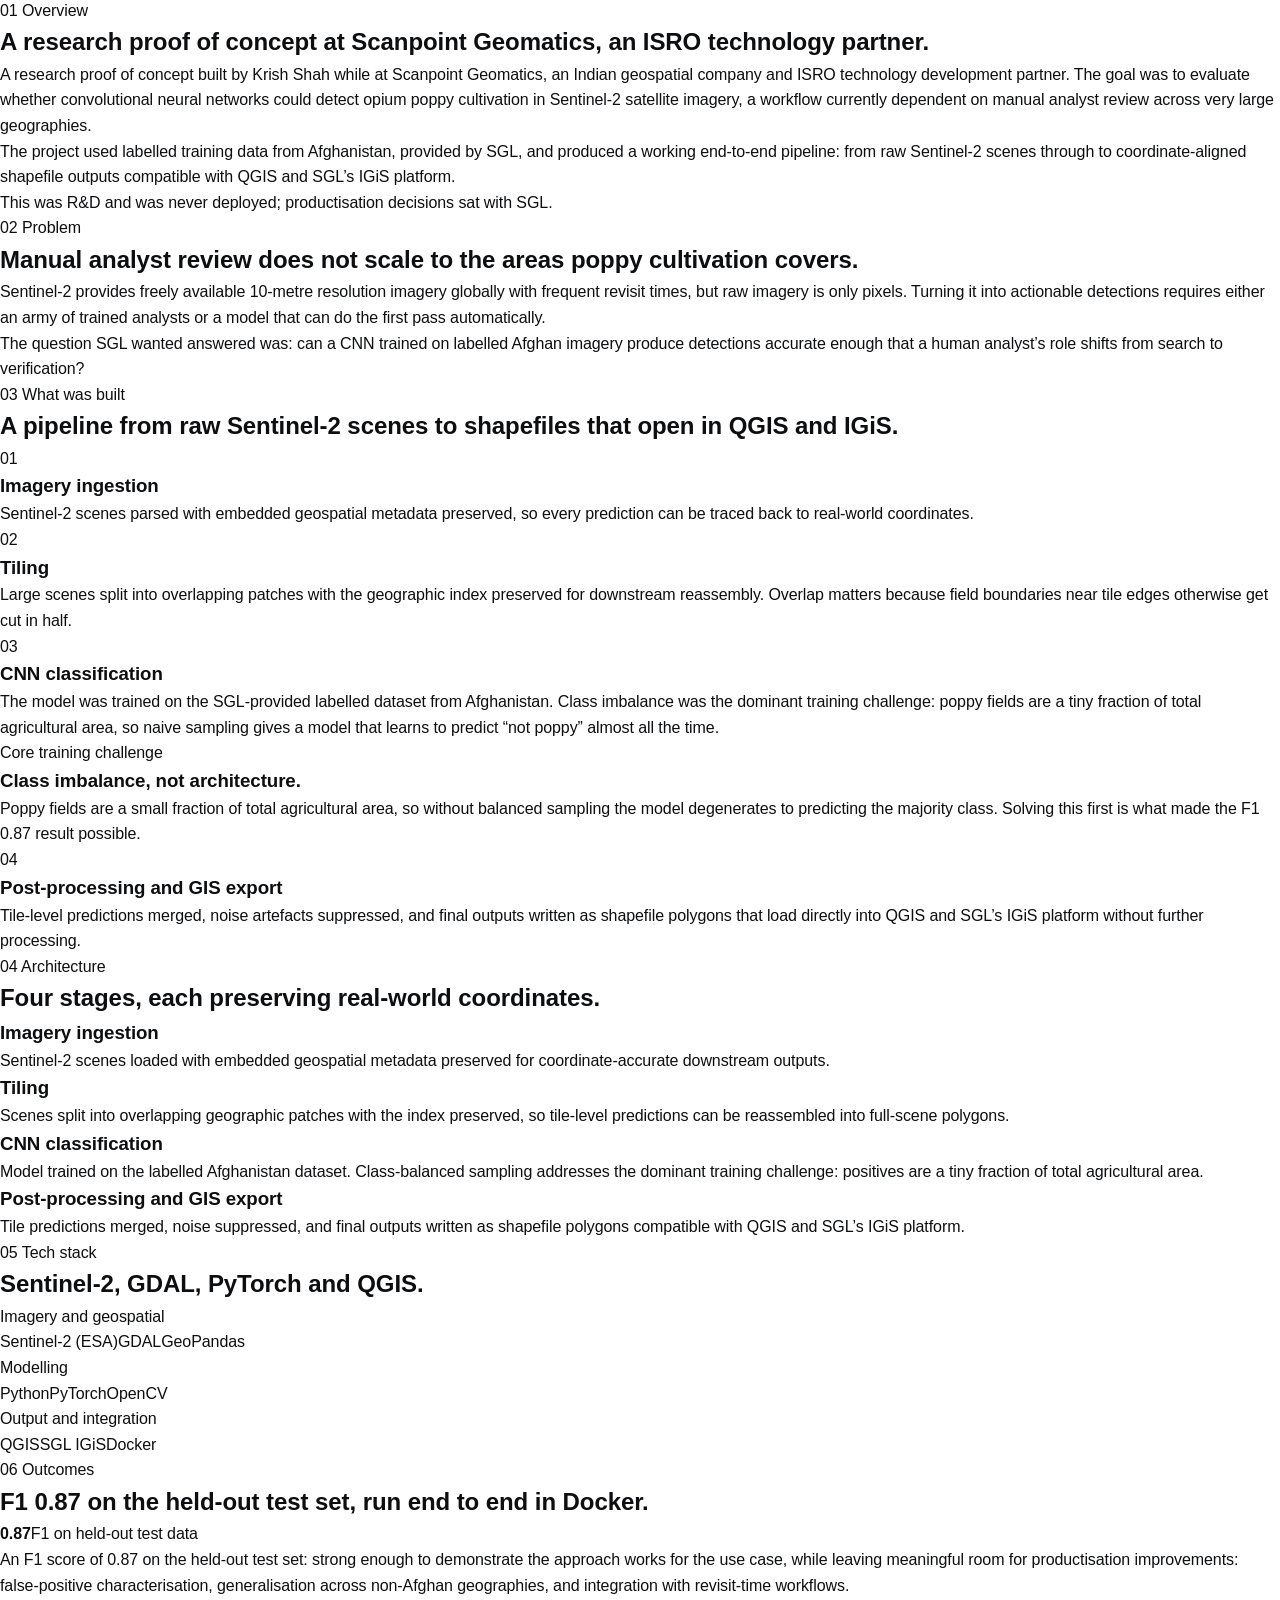
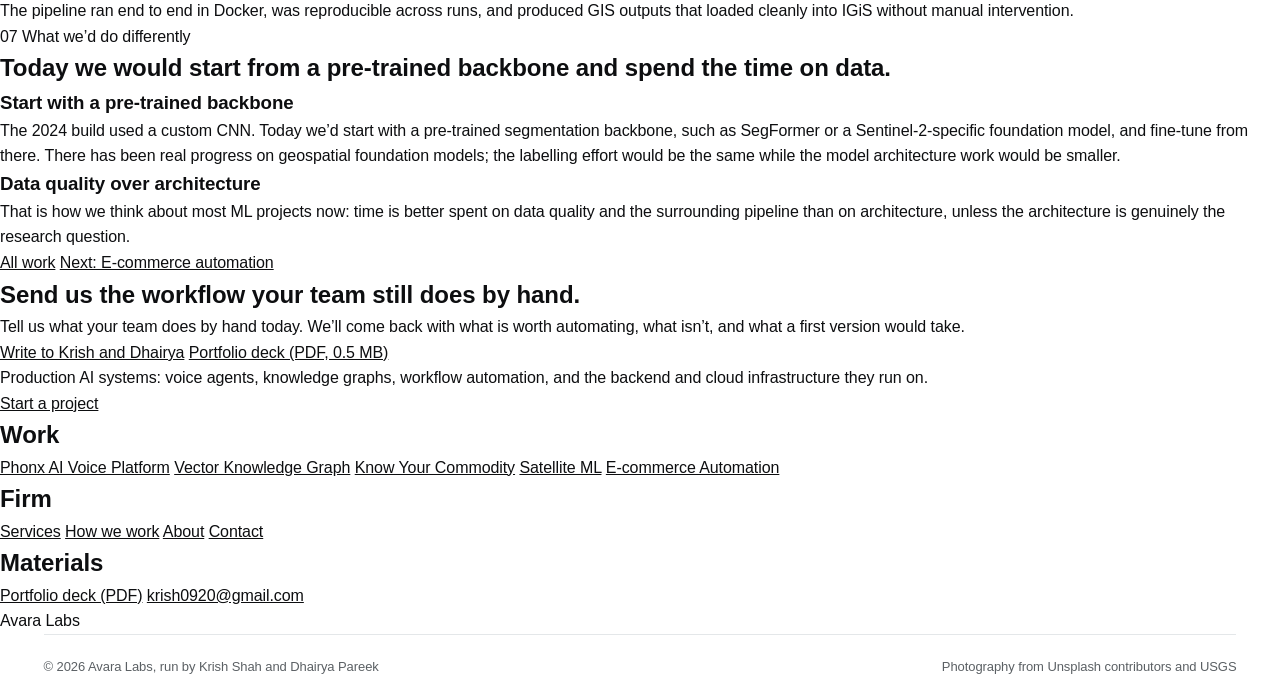
<file: project_satellite.html>
<!DOCTYPE html>
<html lang="en">
<head>
  <meta charset="UTF-8">
  <meta name="viewport" content="width=device-width, initial-scale=1">
  <meta name="theme-color" content="#ffffff">
  <title>Satellite ML Poppy Detection case study — Avara Labs</title>
  <meta name="description" content="CNN-based opium poppy detection on Sentinel-2 imagery: a research proof of concept built by Krish Shah at Scanpoint Geomatics.">
  <meta property="og:type" content="website">
  <meta property="og:site_name" content="Avara Labs">
  <meta property="og:title" content="Satellite ML Poppy Detection case study — Avara Labs">
  <meta property="og:description" content="CNN-based opium poppy detection on Sentinel-2 imagery: a research proof of concept built by Krish Shah at Scanpoint Geomatics.">
  <meta property="og:image" content="assets/og-image.png">
  <link rel="icon" type="image/png" href="assets/logos/avara-logo.png">
  <link rel="preconnect" href="https://fonts.googleapis.com">
  <link rel="preconnect" href="https://fonts.gstatic.com" crossorigin>
  <link href="https://fonts.googleapis.com/css2?family=Inter+Tight:wght@400;700&amp;display=swap" rel="stylesheet">
  <script>document.documentElement.classList.add('js');</script>
  <link rel="stylesheet" href="style.css">
</head>
<body>
<a class="skip" href="#main">Skip to content</a>
<header class="site-head">
  <div class="wrap">
    <nav class="nav" aria-label="Main">
      <a href="index.html" class="brand"><img src="assets/logos/avara-logo.png" alt="" width="30" height="30">Avara Labs</a>
      <ul class="nav-links">
        <li><a href="services.html">Services</a></li>
        <li><a href="projects.html" aria-current="page">Work</a></li>
        <li><a href="approach.html">How we work</a></li>
        <li><a href="about.html">About</a></li>
        <li><a href="contact.html">Contact</a></li>
      </ul>
      <a href="contact.html" class="btn btn-ink">Send a project brief</a>
      <button class="menu-btn" type="button" aria-label="Open menu" aria-expanded="false"><span></span><span></span></button>
    </nav>
  </div>
</header>
<main id="main">
  <section class="cs-hero">
    <div class="wrap">
      <a class="link back" href="projects.html">All work</a>
      <span class="caption">Prior work: satellite ML</span>
      <h1 class="cs-title">Satellite ML Poppy Detection.</h1>
      <p class="cs-lede">CNN-based opium poppy detection on Sentinel-2 imagery: a research proof of concept built by Krish Shah at Scanpoint Geomatics.</p>
      <dl class="facts">
        <div><dt>Client</dt><dd><img src="assets/logos/sgl-logo.png" alt="">Scanpoint Geomatics Ltd. (SGL), ISRO technology partner. Client logo used with permission.</dd></div>
        <div><dt>Role</dt><dd>Krish Shah, ML Engineer (internal R&amp;D at SGL)</dd></div>
        <div><dt>Year</dt><dd>2024</dd></div>
        <div><dt>Status</dt><dd>Research POC, F1 0.87 on held-out test data</dd></div>
      </dl>
    </div>
  </section>
  <img class="page-photo" src="img/satellite-ml.jpg" alt="Illustrative aerial view of agricultural field patterns">
  <div class="wrap"><p class="caption muted" style="padding-top:14px;font-size:15px">AI-generated illustrative aerial scene, not project imagery.</p></div>

  <div class="wrap">
    <section class="cs split">
      <div class="split-label sticky"><span class="caption">01 Overview</span><h2 class="h-md">A research proof of concept at Scanpoint Geomatics, an ISRO technology partner.</h2></div>
      <div class="split-body prose">
        <p>A research proof of concept built by Krish Shah while at Scanpoint Geomatics, an Indian geospatial company and ISRO technology development partner. The goal was to evaluate whether convolutional neural networks could detect opium poppy cultivation in Sentinel-2 satellite imagery, a workflow currently dependent on manual analyst review across very large geographies.</p>
        <p>The project used labelled training data from Afghanistan, provided by SGL, and produced a working end-to-end pipeline: from raw Sentinel-2 scenes through to coordinate-aligned shapefile outputs compatible with QGIS and SGL&rsquo;s IGiS platform.</p>
        <p>This was R&amp;D and was never deployed; productisation decisions sat with SGL.</p>
      </div>
    </section>

    <section class="cs split">
      <div class="split-label sticky"><span class="caption">02 Problem</span><h2 class="h-md">Manual analyst review does not scale to the areas poppy cultivation covers.</h2></div>
      <div class="split-body prose">
        <p>Sentinel-2 provides freely available 10-metre resolution imagery globally with frequent revisit times, but raw imagery is only pixels. Turning it into actionable detections requires either an army of trained analysts or a model that can do the first pass automatically.</p>
        <p>The question SGL wanted answered was: can a CNN trained on labelled Afghan imagery produce detections accurate enough that a human analyst&rsquo;s role shifts from search to verification?</p>
      </div>
    </section>

    <section class="cs split">
      <div class="split-label sticky"><span class="caption">03 What was built</span><h2 class="h-md">A pipeline from raw Sentinel-2 scenes to shapefiles that open in QGIS and IGiS.</h2></div>
      <div class="split-body">
        <div class="features cols-1">
          <div class="feature"><span class="n">01</span><h3>Imagery ingestion</h3><p>Sentinel-2 scenes parsed with embedded geospatial metadata preserved, so every prediction can be traced back to real-world coordinates.</p></div>
          <div class="feature"><span class="n">02</span><h3>Tiling</h3><p>Large scenes split into overlapping patches with the geographic index preserved for downstream reassembly. Overlap matters because field boundaries near tile edges otherwise get cut in half.</p></div>
          <div class="feature"><span class="n">03</span><h3>CNN classification</h3><p>The model was trained on the SGL-provided labelled dataset from Afghanistan. Class imbalance was the dominant training challenge: poppy fields are a tiny fraction of total agricultural area, so naive sampling gives a model that learns to predict &ldquo;not poppy&rdquo; almost all the time.</p></div>
        </div>
        <article class="clay solo">
          <div class="clay-body">
            <span class="caption">Core training challenge</span>
            <h3>Class imbalance, not architecture.</h3>
            <p>Poppy fields are a small fraction of total agricultural area, so without balanced sampling the model degenerates to predicting the majority class. Solving this first is what made the F1 0.87 result possible.</p>
          </div>
        </article>
        <div class="features cols-1">
          <div class="feature"><span class="n">04</span><h3>Post-processing and GIS export</h3><p>Tile-level predictions merged, noise artefacts suppressed, and final outputs written as shapefile polygons that load directly into QGIS and SGL&rsquo;s IGiS platform without further processing.</p></div>
        </div>
      </div>
    </section>

    <section class="cs split">
      <div class="split-label sticky"><span class="caption">04 Architecture</span><h2 class="h-md">Four stages, each preserving real-world coordinates.</h2></div>
      <div class="split-body features">
        <div class="feature"><h3>Imagery ingestion</h3><p>Sentinel-2 scenes loaded with embedded geospatial metadata preserved for coordinate-accurate downstream outputs.</p></div>
        <div class="feature"><h3>Tiling</h3><p>Scenes split into overlapping geographic patches with the index preserved, so tile-level predictions can be reassembled into full-scene polygons.</p></div>
        <div class="feature"><h3>CNN classification</h3><p>Model trained on the labelled Afghanistan dataset. Class-balanced sampling addresses the dominant training challenge: positives are a tiny fraction of total agricultural area.</p></div>
        <div class="feature"><h3>Post-processing and GIS export</h3><p>Tile predictions merged, noise suppressed, and final outputs written as shapefile polygons compatible with QGIS and SGL&rsquo;s IGiS platform.</p></div>
      </div>
    </section>

    <section class="cs split">
      <div class="split-label sticky"><span class="caption">05 Tech stack</span><h2 class="h-md">Sentinel-2, GDAL, PyTorch and QGIS.</h2></div>
      <dl class="split-body stack">
        <div><dt>Imagery and geospatial</dt><dd><span>Sentinel-2 (ESA)</span><span>GDAL</span><span>GeoPandas</span></dd></div>
        <div><dt>Modelling</dt><dd><span>Python</span><span>PyTorch</span><span>OpenCV</span></dd></div>
        <div><dt>Output and integration</dt><dd><span>QGIS</span><span>SGL IGiS</span><span>Docker</span></dd></div>
      </dl>
    </section>

    <section class="cs split">
      <div class="split-label sticky"><span class="caption">06 Outcomes</span><h2 class="h-md">F1 0.87 on the held-out test set, run end to end in Docker.</h2></div>
      <div class="split-body">
        <div class="metric" style="max-width:320px"><strong>0.87</strong><span>F1 on held-out test data</span></div>
        <div class="prose">
          <p>An F1 score of 0.87 on the held-out test set: strong enough to demonstrate the approach works for the use case, while leaving meaningful room for productisation improvements: false-positive characterisation, generalisation across non-Afghan geographies, and integration with revisit-time workflows.</p>
          <p>The pipeline ran end to end in Docker, was reproducible across runs, and produced GIS outputs that loaded cleanly into IGiS without manual intervention.</p>
        </div>
      </div>
    </section>

    <section class="cs split">
      <div class="split-label sticky"><span class="caption">07 What we&rsquo;d do differently</span><h2 class="h-md">Today we would start from a pre-trained backbone and spend the time on data.</h2></div>
      <div class="split-body features cols-1">
        <div class="feature"><h3>Start with a pre-trained backbone</h3><p>The 2024 build used a custom CNN. Today we&rsquo;d start with a pre-trained segmentation backbone, such as SegFormer or a Sentinel-2-specific foundation model, and fine-tune from there. There has been real progress on geospatial foundation models; the labelling effort would be the same while the model architecture work would be smaller.</p></div>
        <div class="feature"><h3>Data quality over architecture</h3><p>That is how we think about most ML projects now: time is better spent on data quality and the surrounding pipeline than on architecture, unless the architecture is genuinely the research question.</p></div>
      </div>
    </section>
  </div>

  <div class="wrap cs-end" style="margin-top:var(--section)">
    <div class="actions">
      <a href="projects.html" class="btn btn-ghost">All work</a>
      <a href="project_avara.html" class="btn btn-ink">Next: E-commerce automation</a>
    </div>
  </div>

  <section class="cta">
    <div class="wrap">
      <h2 class="h-display">Send us the workflow your team still does by hand.</h2>
      <p class="lead">Tell us what your team does by hand today. We&rsquo;ll come back with what is worth automating, what isn&rsquo;t, and what a first version would take.</p>
      <div class="actions">
        <a href="contact.html" class="btn btn-ink">Write to Krish and Dhairya</a>
        <a href="assets/docs/krish_shah_combined_portfolio_with_logos.pdf" class="btn btn-ghost" target="_blank" rel="noopener">Portfolio deck (PDF, 0.5 MB)</a>
      </div>
    </div>
  </section>
</main>

<footer class="site-foot">
  <div class="wrap">
    <div class="foot-grid">
      <div>
        <p>Production AI systems: voice agents, knowledge graphs, workflow automation, and the backend and cloud infrastructure they run on.</p>
        <a href="contact.html" class="btn btn-ghost-light">Start a project</a>
      </div>
      <div class="foot-col">
        <h2>Work</h2>
        <a href="project_phonx.html">Phonx AI Voice Platform</a>
        <a href="project_vkg.html">Vector Knowledge Graph</a>
        <a href="project_kyc.html">Know Your Commodity</a>
        <a href="project_satellite.html">Satellite ML</a>
        <a href="project_avara.html">E-commerce Automation</a>
      </div>
      <div class="foot-col">
        <h2>Firm</h2>
        <a href="services.html">Services</a>
        <a href="approach.html">How we work</a>
        <a href="about.html">About</a>
        <a href="contact.html">Contact</a>
      </div>
      <div class="foot-col">
        <h2>Materials</h2>
        <a href="assets/docs/krish_shah_combined_portfolio_with_logos.pdf" target="_blank" rel="noopener">Portfolio deck (PDF)</a>
        <a href="mailto:krish0920@gmail.com">krish0920@gmail.com</a>
      </div>
    </div>
    <p class="foot-mark" aria-hidden="true">Avara Labs</p>
    <div class="foot-base">
      <p>&copy; 2026 Avara Labs, run by Krish Shah and Dhairya Pareek</p>
      <p>Photography from Unsplash contributors and USGS</p>
    </div>
  </div>
</footer>
<script src="script.js"></script>
</body>
</html>
</file>
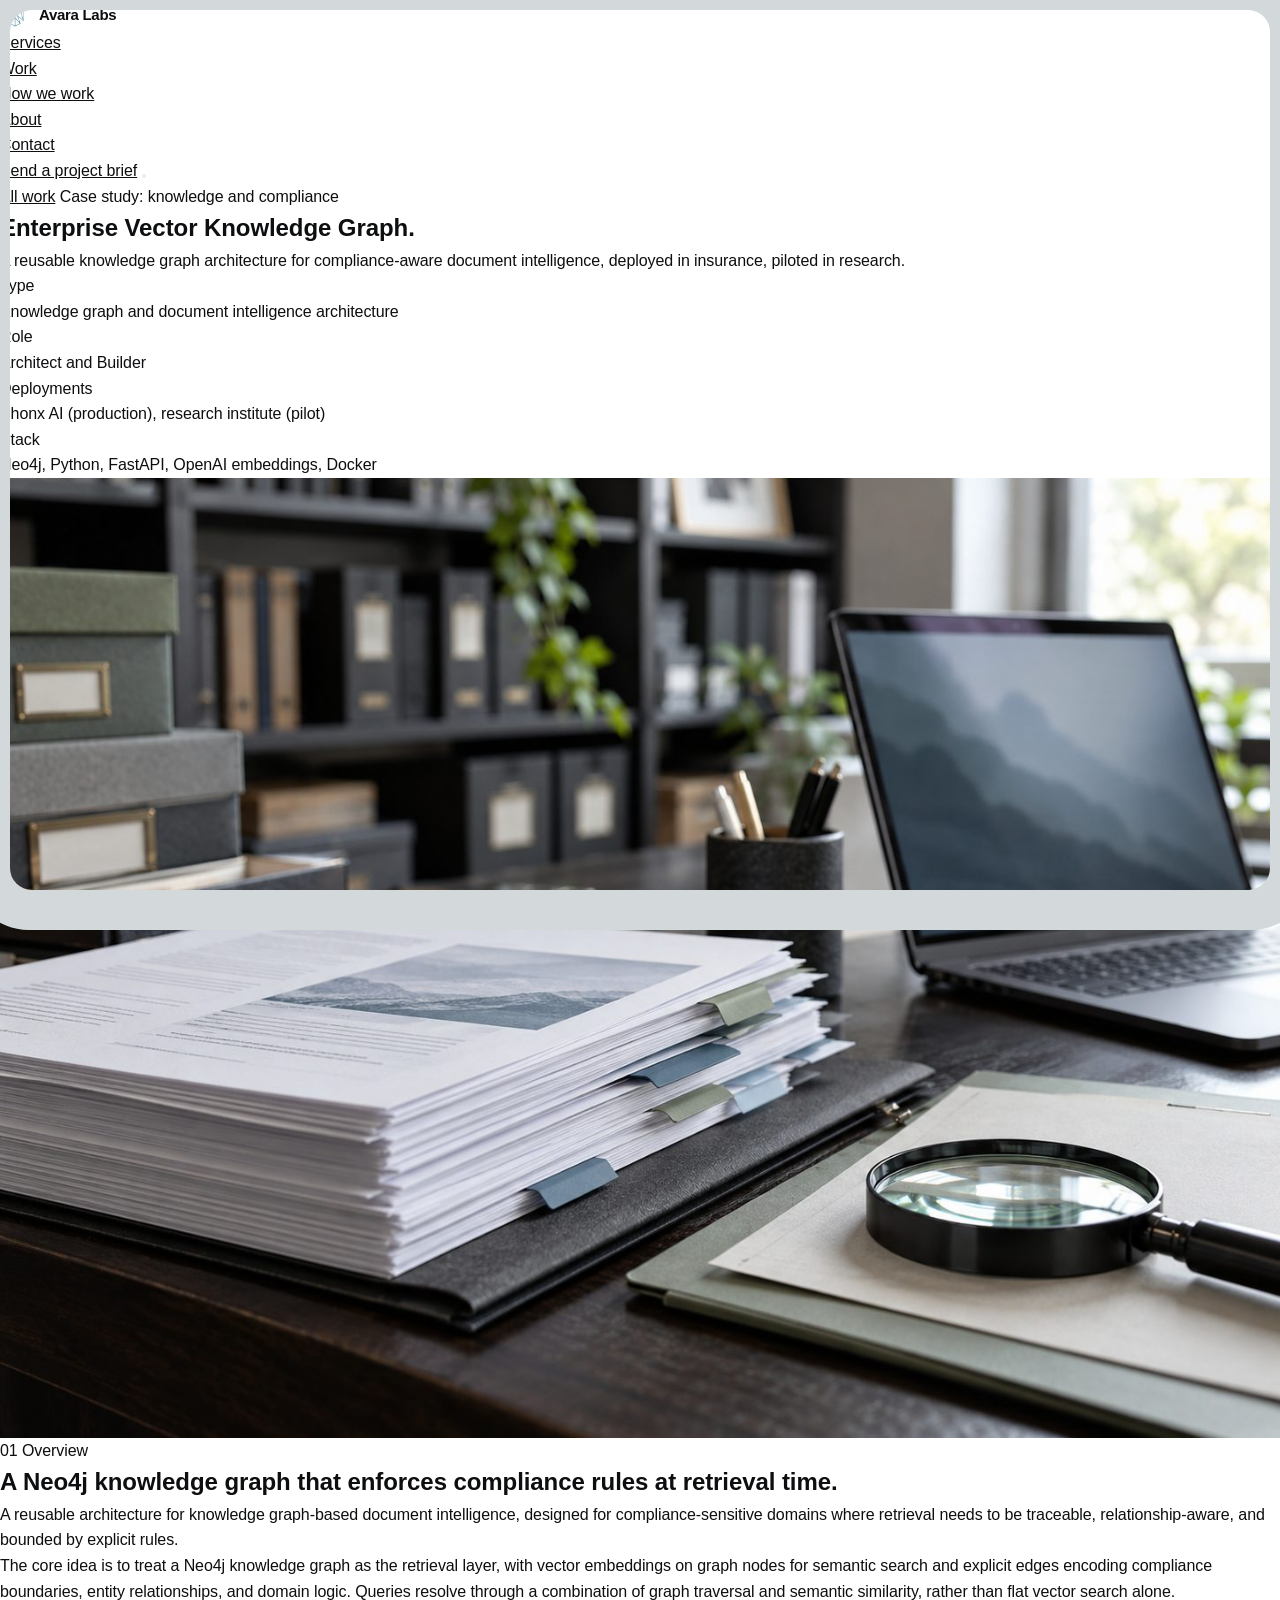
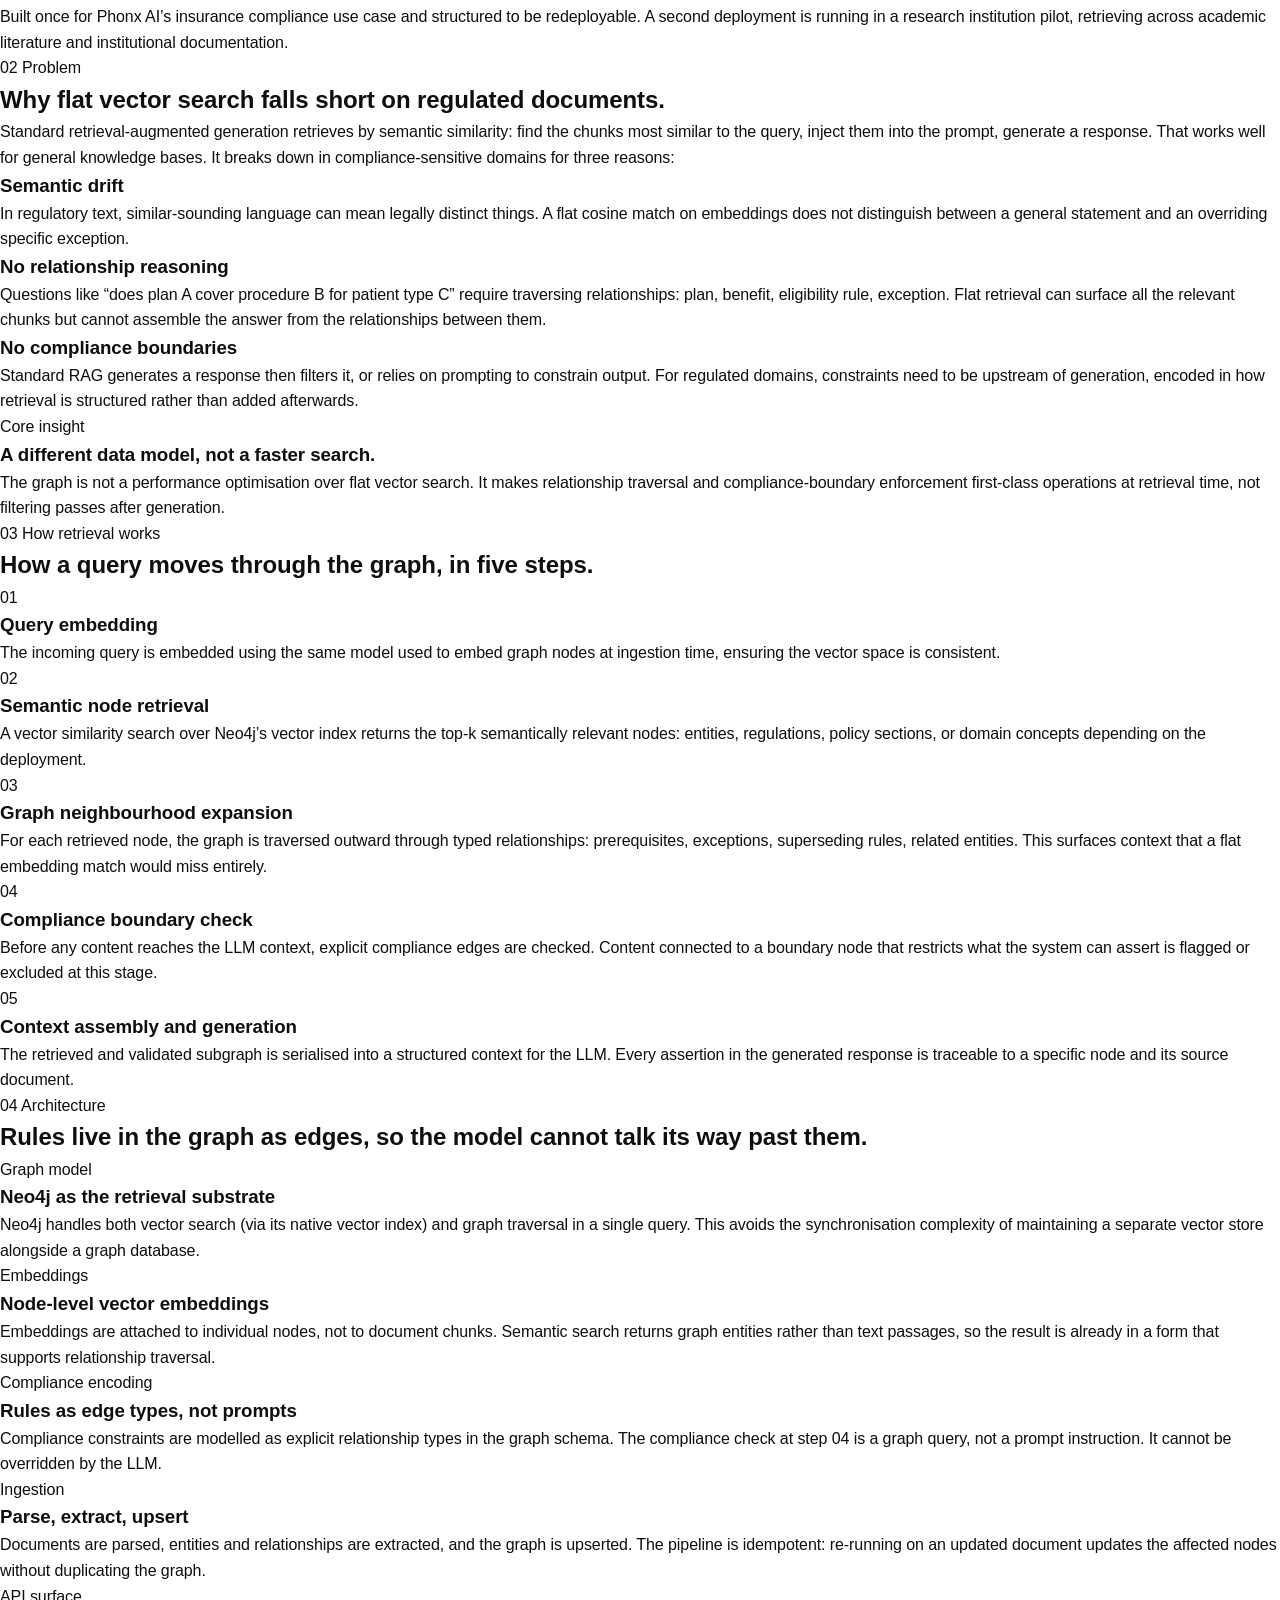
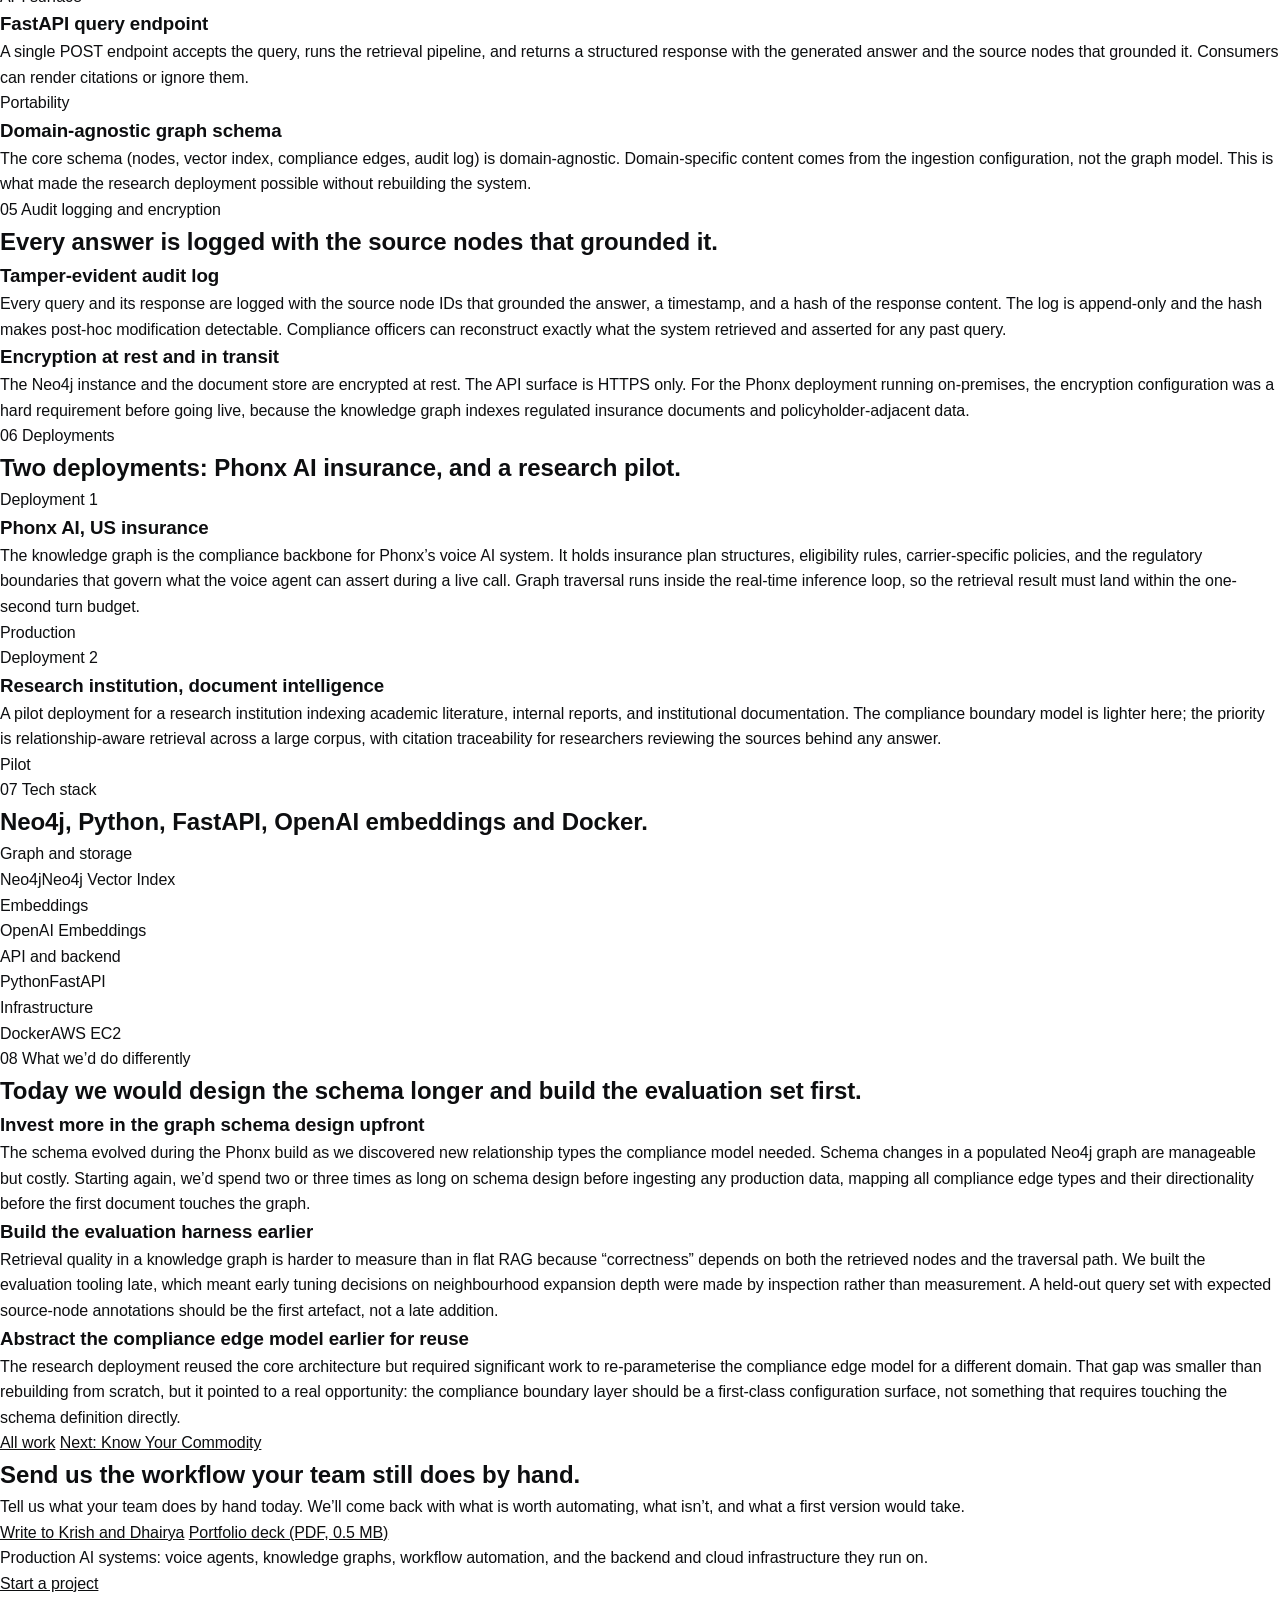
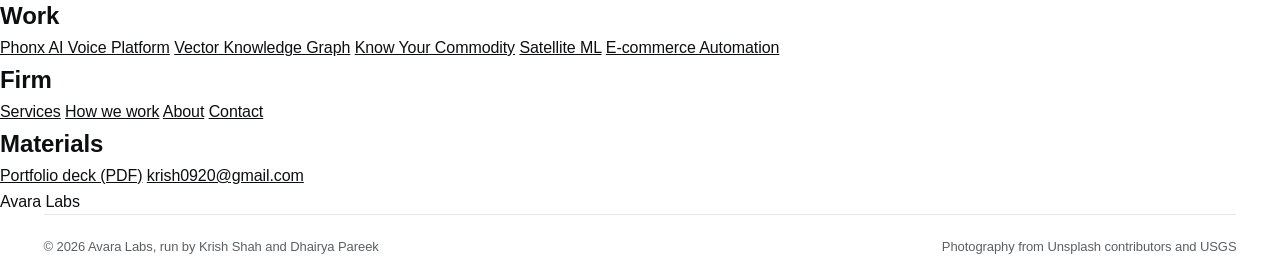
<file: project_vkg.html>
<!DOCTYPE html>
<html lang="en">
<head>
  <meta charset="UTF-8">
  <meta name="viewport" content="width=device-width, initial-scale=1">
  <meta name="theme-color" content="#ffffff">
  <title>Enterprise Vector Knowledge Graph case study — Avara Labs</title>
  <meta name="description" content="A reusable Neo4j knowledge graph architecture for compliance-aware document intelligence, deployed in insurance and piloted in research.">
  <meta property="og:type" content="website">
  <meta property="og:site_name" content="Avara Labs">
  <meta property="og:title" content="Enterprise Vector Knowledge Graph case study — Avara Labs">
  <meta property="og:description" content="A reusable Neo4j knowledge graph architecture for compliance-aware document intelligence, deployed in insurance and piloted in research.">
  <meta property="og:image" content="assets/og-image.png">
  <link rel="icon" type="image/png" href="assets/logos/avara-logo.png">
  <link rel="preconnect" href="https://fonts.googleapis.com">
  <link rel="preconnect" href="https://fonts.gstatic.com" crossorigin>
  <link href="https://fonts.googleapis.com/css2?family=Inter+Tight:wght@400;700&amp;display=swap" rel="stylesheet">
  <script>document.documentElement.classList.add('js');</script>
  <link rel="stylesheet" href="style.css">
</head>
<body>
<a class="skip" href="#main">Skip to content</a>
<header class="site-head">
  <div class="wrap">
    <nav class="nav" aria-label="Main">
      <a href="index.html" class="brand"><img src="assets/logos/avara-logo.png" alt="" width="30" height="30">Avara Labs</a>
      <ul class="nav-links">
        <li><a href="services.html">Services</a></li>
        <li><a href="projects.html" aria-current="page">Work</a></li>
        <li><a href="approach.html">How we work</a></li>
        <li><a href="about.html">About</a></li>
        <li><a href="contact.html">Contact</a></li>
      </ul>
      <a href="contact.html" class="btn btn-ink">Send a project brief</a>
      <button class="menu-btn" type="button" aria-label="Open menu" aria-expanded="false"><span></span><span></span></button>
    </nav>
  </div>
</header>
<main id="main">
  <section class="cs-hero">
    <div class="wrap">
      <a class="link back" href="projects.html">All work</a>
      <span class="caption">Case study: knowledge and compliance</span>
      <h1 class="cs-title">Enterprise Vector Knowledge Graph.</h1>
      <p class="cs-lede">A reusable knowledge graph architecture for compliance-aware document intelligence, deployed in insurance, piloted in research.</p>
      <dl class="facts">
        <div><dt>Type</dt><dd>Knowledge graph and document intelligence architecture</dd></div>
        <div><dt>Role</dt><dd>Architect and Builder</dd></div>
        <div><dt>Deployments</dt><dd>Phonx AI (production), research institute (pilot)</dd></div>
        <div><dt>Stack</dt><dd>Neo4j, Python, FastAPI, OpenAI embeddings, Docker</dd></div>
      </dl>
    </div>
  </section>
  <img class="page-photo" src="img/knowledge-compliance.jpg" alt="Secure document workspace for a knowledge and compliance system">

  <div class="wrap">
    <section class="cs split">
      <div class="split-label sticky"><span class="caption">01 Overview</span><h2 class="h-md">A Neo4j knowledge graph that enforces compliance rules at retrieval time.</h2></div>
      <div class="split-body prose">
        <p>A reusable architecture for knowledge graph-based document intelligence, designed for compliance-sensitive domains where retrieval needs to be traceable, relationship-aware, and bounded by explicit rules.</p>
        <p>The core idea is to treat a Neo4j knowledge graph as the retrieval layer, with vector embeddings on graph nodes for semantic search and explicit edges encoding compliance boundaries, entity relationships, and domain logic. Queries resolve through a combination of graph traversal and semantic similarity, rather than flat vector search alone.</p>
        <p>Built once for Phonx AI&rsquo;s insurance compliance use case and structured to be redeployable. A second deployment is running in a research institution pilot, retrieving across academic literature and institutional documentation.</p>
      </div>
    </section>

    <section class="cs split">
      <div class="split-label sticky"><span class="caption">02 Problem</span><h2 class="h-md">Why flat vector search falls short on regulated documents.</h2></div>
      <div class="split-body">
        <div class="prose"><p>Standard retrieval-augmented generation retrieves by semantic similarity: find the chunks most similar to the query, inject them into the prompt, generate a response. That works well for general knowledge bases. It breaks down in compliance-sensitive domains for three reasons:</p></div>
        <div class="features cols-1">
          <div class="feature"><h3>Semantic drift</h3><p>In regulatory text, similar-sounding language can mean legally distinct things. A flat cosine match on embeddings does not distinguish between a general statement and an overriding specific exception.</p></div>
          <div class="feature"><h3>No relationship reasoning</h3><p>Questions like &ldquo;does plan A cover procedure B for patient type C&rdquo; require traversing relationships: plan, benefit, eligibility rule, exception. Flat retrieval can surface all the relevant chunks but cannot assemble the answer from the relationships between them.</p></div>
          <div class="feature"><h3>No compliance boundaries</h3><p>Standard RAG generates a response then filters it, or relies on prompting to constrain output. For regulated domains, constraints need to be upstream of generation, encoded in how retrieval is structured rather than added afterwards.</p></div>
        </div>
        <article class="clay solo">
          <div class="clay-body">
            <span class="caption">Core insight</span>
            <h3>A different data model, not a faster search.</h3>
            <p>The graph is not a performance optimisation over flat vector search. It makes relationship traversal and compliance-boundary enforcement first-class operations at retrieval time, not filtering passes after generation.</p>
          </div>
        </article>
      </div>
    </section>

    <section class="cs split">
      <div class="split-label sticky"><span class="caption">03 How retrieval works</span><h2 class="h-md">How a query moves through the graph, in five steps.</h2></div>
      <div class="split-body features cols-1">
        <div class="feature"><span class="n">01</span><h3>Query embedding</h3><p>The incoming query is embedded using the same model used to embed graph nodes at ingestion time, ensuring the vector space is consistent.</p></div>
        <div class="feature"><span class="n">02</span><h3>Semantic node retrieval</h3><p>A vector similarity search over Neo4j&rsquo;s vector index returns the top-k semantically relevant nodes: entities, regulations, policy sections, or domain concepts depending on the deployment.</p></div>
        <div class="feature"><span class="n">03</span><h3>Graph neighbourhood expansion</h3><p>For each retrieved node, the graph is traversed outward through typed relationships: prerequisites, exceptions, superseding rules, related entities. This surfaces context that a flat embedding match would miss entirely.</p></div>
        <div class="feature"><span class="n">04</span><h3>Compliance boundary check</h3><p>Before any content reaches the LLM context, explicit compliance edges are checked. Content connected to a boundary node that restricts what the system can assert is flagged or excluded at this stage.</p></div>
        <div class="feature"><span class="n">05</span><h3>Context assembly and generation</h3><p>The retrieved and validated subgraph is serialised into a structured context for the LLM. Every assertion in the generated response is traceable to a specific node and its source document.</p></div>
      </div>
    </section>

    <section class="cs split">
      <div class="split-label sticky"><span class="caption">04 Architecture</span><h2 class="h-md">Rules live in the graph as edges, so the model cannot talk its way past them.</h2></div>
      <div class="split-body features">
        <div class="feature"><span class="n">Graph model</span><h3>Neo4j as the retrieval substrate</h3><p>Neo4j handles both vector search (via its native vector index) and graph traversal in a single query. This avoids the synchronisation complexity of maintaining a separate vector store alongside a graph database.</p></div>
        <div class="feature"><span class="n">Embeddings</span><h3>Node-level vector embeddings</h3><p>Embeddings are attached to individual nodes, not to document chunks. Semantic search returns graph entities rather than text passages, so the result is already in a form that supports relationship traversal.</p></div>
        <div class="feature"><span class="n">Compliance encoding</span><h3>Rules as edge types, not prompts</h3><p>Compliance constraints are modelled as explicit relationship types in the graph schema. The compliance check at step 04 is a graph query, not a prompt instruction. It cannot be overridden by the LLM.</p></div>
        <div class="feature"><span class="n">Ingestion</span><h3>Parse, extract, upsert</h3><p>Documents are parsed, entities and relationships are extracted, and the graph is upserted. The pipeline is idempotent: re-running on an updated document updates the affected nodes without duplicating the graph.</p></div>
        <div class="feature"><span class="n">API surface</span><h3>FastAPI query endpoint</h3><p>A single POST endpoint accepts the query, runs the retrieval pipeline, and returns a structured response with the generated answer and the source nodes that grounded it. Consumers can render citations or ignore them.</p></div>
        <div class="feature"><span class="n">Portability</span><h3>Domain-agnostic graph schema</h3><p>The core schema (nodes, vector index, compliance edges, audit log) is domain-agnostic. Domain-specific content comes from the ingestion configuration, not the graph model. This is what made the research deployment possible without rebuilding the system.</p></div>
      </div>
    </section>

    <section class="cs split">
      <div class="split-label sticky"><span class="caption">05 Audit logging and encryption</span><h2 class="h-md">Every answer is logged with the source nodes that grounded it.</h2></div>
      <div class="split-body features cols-1">
        <div class="feature"><h3>Tamper-evident audit log</h3><p>Every query and its response are logged with the source node IDs that grounded the answer, a timestamp, and a hash of the response content. The log is append-only and the hash makes post-hoc modification detectable. Compliance officers can reconstruct exactly what the system retrieved and asserted for any past query.</p></div>
        <div class="feature"><h3>Encryption at rest and in transit</h3><p>The Neo4j instance and the document store are encrypted at rest. The API surface is HTTPS only. For the Phonx deployment running on-premises, the encryption configuration was a hard requirement before going live, because the knowledge graph indexes regulated insurance documents and policyholder-adjacent data.</p></div>
      </div>
    </section>

    <section class="cs split">
      <div class="split-label sticky"><span class="caption">06 Deployments</span><h2 class="h-md">Two deployments: Phonx AI insurance, and a research pilot.</h2></div>
      <div class="split-body features cols-1">
        <div class="feature"><span class="n">Deployment 1</span><h3>Phonx AI, US insurance</h3><p>The knowledge graph is the compliance backbone for Phonx&rsquo;s voice AI system. It holds insurance plan structures, eligibility rules, carrier-specific policies, and the regulatory boundaries that govern what the voice agent can assert during a live call. Graph traversal runs inside the real-time inference loop, so the retrieval result must land within the one-second turn budget.</p><span class="status">Production</span></div>
        <div class="feature"><span class="n">Deployment 2</span><h3>Research institution, document intelligence</h3><p>A pilot deployment for a research institution indexing academic literature, internal reports, and institutional documentation. The compliance boundary model is lighter here; the priority is relationship-aware retrieval across a large corpus, with citation traceability for researchers reviewing the sources behind any answer.</p><span class="status pilot">Pilot</span></div>
      </div>
    </section>

    <section class="cs split">
      <div class="split-label sticky"><span class="caption">07 Tech stack</span><h2 class="h-md">Neo4j, Python, FastAPI, OpenAI embeddings and Docker.</h2></div>
      <dl class="split-body stack">
        <div><dt>Graph and storage</dt><dd><span>Neo4j</span><span>Neo4j Vector Index</span></dd></div>
        <div><dt>Embeddings</dt><dd><span>OpenAI Embeddings</span></dd></div>
        <div><dt>API and backend</dt><dd><span>Python</span><span>FastAPI</span></dd></div>
        <div><dt>Infrastructure</dt><dd><span>Docker</span><span>AWS EC2</span></dd></div>
      </dl>
    </section>

    <section class="cs split">
      <div class="split-label sticky"><span class="caption">08 What we&rsquo;d do differently</span><h2 class="h-md">Today we would design the schema longer and build the evaluation set first.</h2></div>
      <div class="split-body features cols-1">
        <div class="feature"><h3>Invest more in the graph schema design upfront</h3><p>The schema evolved during the Phonx build as we discovered new relationship types the compliance model needed. Schema changes in a populated Neo4j graph are manageable but costly. Starting again, we&rsquo;d spend two or three times as long on schema design before ingesting any production data, mapping all compliance edge types and their directionality before the first document touches the graph.</p></div>
        <div class="feature"><h3>Build the evaluation harness earlier</h3><p>Retrieval quality in a knowledge graph is harder to measure than in flat RAG because &ldquo;correctness&rdquo; depends on both the retrieved nodes and the traversal path. We built the evaluation tooling late, which meant early tuning decisions on neighbourhood expansion depth were made by inspection rather than measurement. A held-out query set with expected source-node annotations should be the first artefact, not a late addition.</p></div>
        <div class="feature"><h3>Abstract the compliance edge model earlier for reuse</h3><p>The research deployment reused the core architecture but required significant work to re-parameterise the compliance edge model for a different domain. That gap was smaller than rebuilding from scratch, but it pointed to a real opportunity: the compliance boundary layer should be a first-class configuration surface, not something that requires touching the schema definition directly.</p></div>
      </div>
    </section>
  </div>

  <div class="wrap cs-end" style="margin-top:var(--section)">
    <div class="actions">
      <a href="projects.html" class="btn btn-ghost">All work</a>
      <a href="project_kyc.html" class="btn btn-ink">Next: Know Your Commodity</a>
    </div>
  </div>

  <section class="cta">
    <div class="wrap">
      <h2 class="h-display">Send us the workflow your team still does by hand.</h2>
      <p class="lead">Tell us what your team does by hand today. We&rsquo;ll come back with what is worth automating, what isn&rsquo;t, and what a first version would take.</p>
      <div class="actions">
        <a href="contact.html" class="btn btn-ink">Write to Krish and Dhairya</a>
        <a href="assets/docs/krish_shah_combined_portfolio_with_logos.pdf" class="btn btn-ghost" target="_blank" rel="noopener">Portfolio deck (PDF, 0.5 MB)</a>
      </div>
    </div>
  </section>
</main>

<footer class="site-foot">
  <div class="wrap">
    <div class="foot-grid">
      <div>
        <p>Production AI systems: voice agents, knowledge graphs, workflow automation, and the backend and cloud infrastructure they run on.</p>
        <a href="contact.html" class="btn btn-ghost-light">Start a project</a>
      </div>
      <div class="foot-col">
        <h2>Work</h2>
        <a href="project_phonx.html">Phonx AI Voice Platform</a>
        <a href="project_vkg.html">Vector Knowledge Graph</a>
        <a href="project_kyc.html">Know Your Commodity</a>
        <a href="project_satellite.html">Satellite ML</a>
        <a href="project_avara.html">E-commerce Automation</a>
      </div>
      <div class="foot-col">
        <h2>Firm</h2>
        <a href="services.html">Services</a>
        <a href="approach.html">How we work</a>
        <a href="about.html">About</a>
        <a href="contact.html">Contact</a>
      </div>
      <div class="foot-col">
        <h2>Materials</h2>
        <a href="assets/docs/krish_shah_combined_portfolio_with_logos.pdf" target="_blank" rel="noopener">Portfolio deck (PDF)</a>
        <a href="mailto:krish0920@gmail.com">krish0920@gmail.com</a>
      </div>
    </div>
    <p class="foot-mark" aria-hidden="true">Avara Labs</p>
    <div class="foot-base">
      <p>&copy; 2026 Avara Labs, run by Krish Shah and Dhairya Pareek</p>
      <p>Photography from Unsplash contributors and USGS</p>
    </div>
  </div>
</footer>
<script src="script.js"></script>
</body>
</html>
</file>
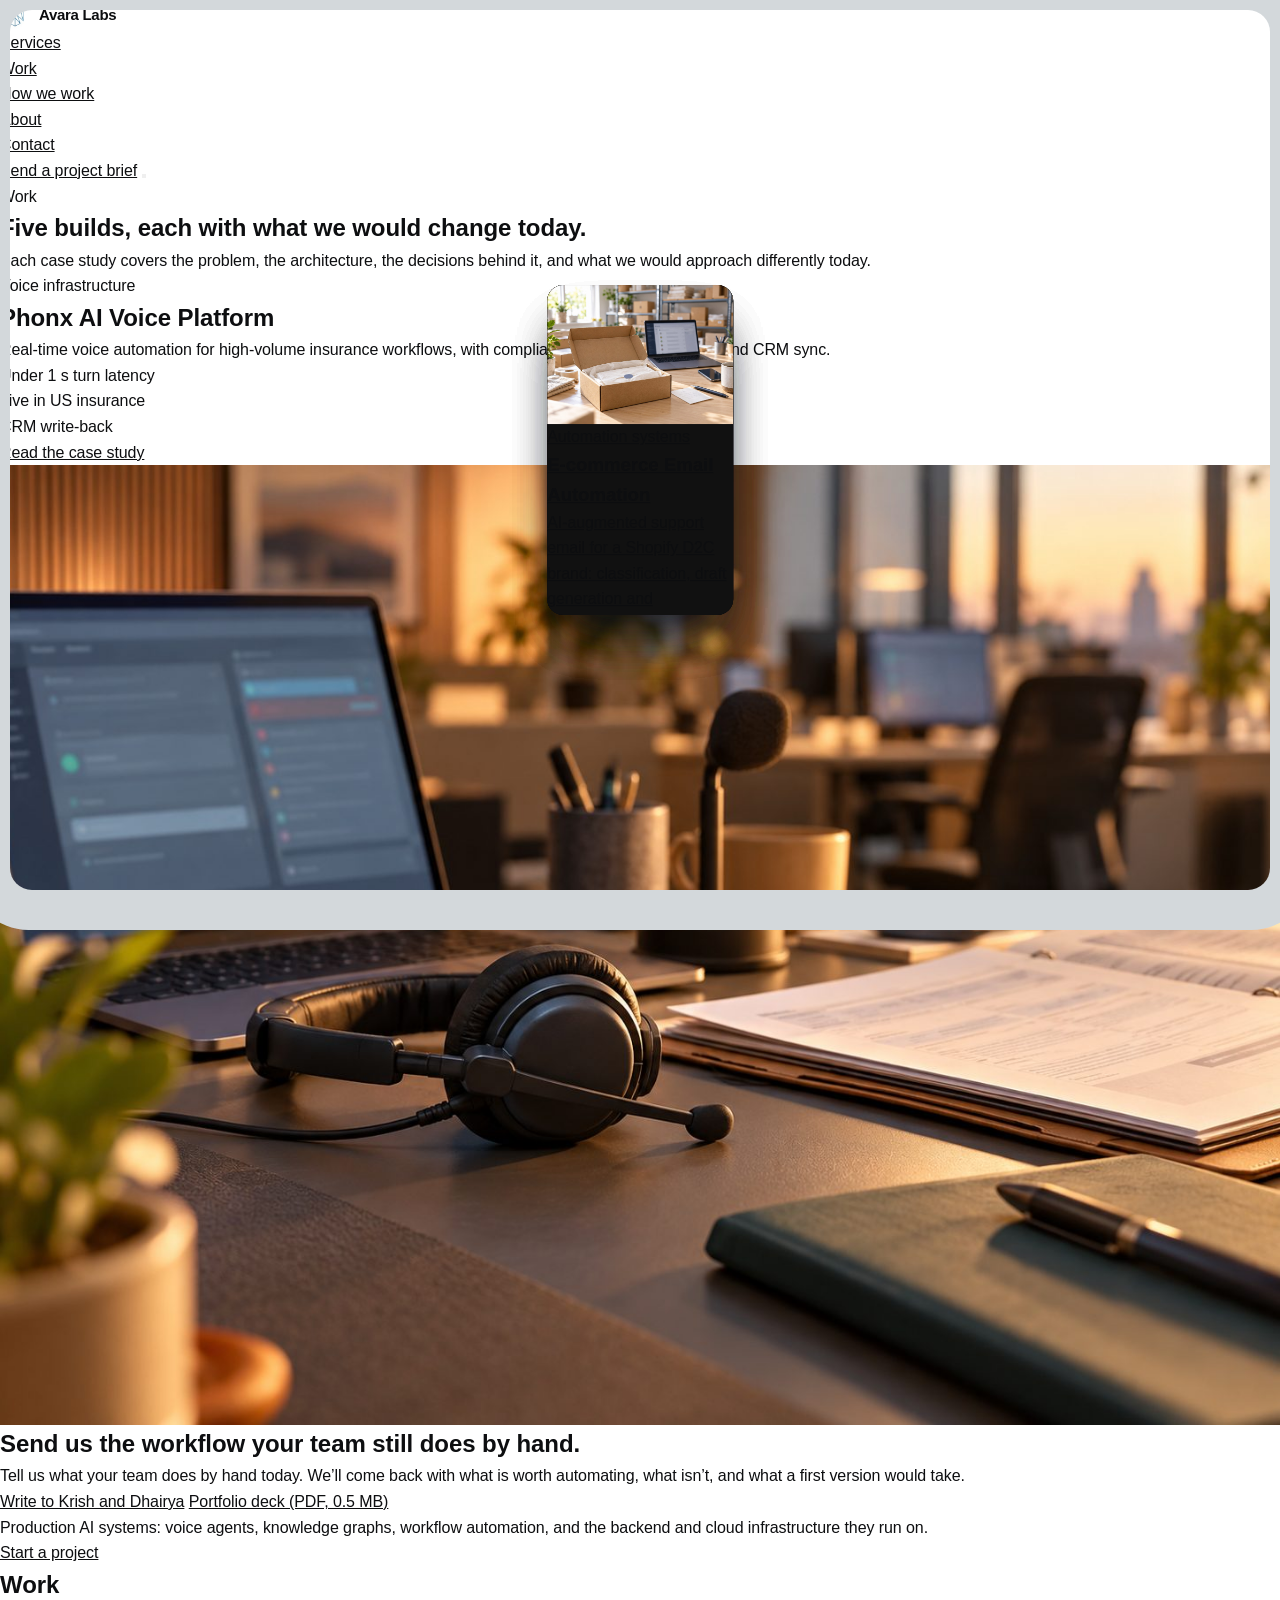
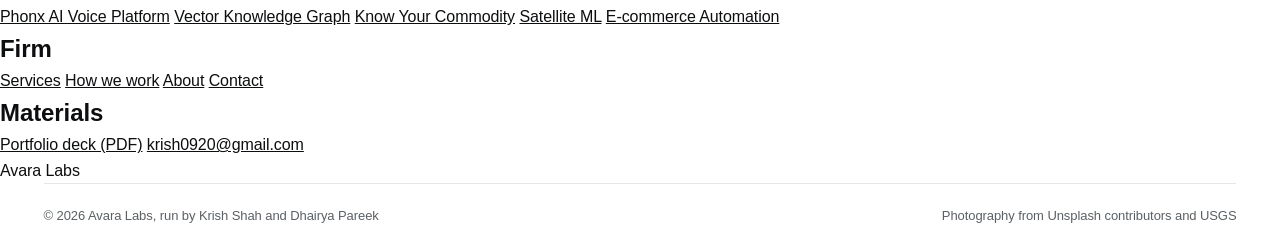
<file: projects.html>
<!DOCTYPE html>
<html lang="en">
<head>
  <meta charset="UTF-8">
  <meta name="viewport" content="width=device-width, initial-scale=1">
  <meta name="theme-color" content="#ffffff">
  <title>Work — Avara Labs</title>
  <meta name="description" content="Five case studies: voice AI for US insurance, a compliance knowledge graph, agri price forecasting, satellite ML and e-commerce email automation.">
  <meta property="og:type" content="website">
  <meta property="og:site_name" content="Avara Labs">
  <meta property="og:title" content="Work — Avara Labs">
  <meta property="og:description" content="Five case studies: voice AI for US insurance, a compliance knowledge graph, agri price forecasting, satellite ML and e-commerce email automation.">
  <meta property="og:image" content="assets/og-image.png">
  <link rel="icon" type="image/png" href="assets/logos/avara-logo.png">
  <link rel="preconnect" href="https://fonts.googleapis.com">
  <link rel="preconnect" href="https://fonts.gstatic.com" crossorigin>
  <link href="https://fonts.googleapis.com/css2?family=Inter+Tight:wght@400;700&amp;display=swap" rel="stylesheet">
  <script>document.documentElement.classList.add('js');</script>
  <link rel="stylesheet" href="style.css">
</head>
<body>
<a class="skip" href="#main">Skip to content</a>
<header class="site-head">
  <div class="wrap">
    <nav class="nav" aria-label="Main">
      <a href="index.html" class="brand"><img src="assets/logos/avara-logo.png" alt="" width="30" height="30">Avara Labs</a>
      <ul class="nav-links">
        <li><a href="services.html">Services</a></li>
        <li><a href="projects.html" aria-current="page">Work</a></li>
        <li><a href="approach.html">How we work</a></li>
        <li><a href="about.html">About</a></li>
        <li><a href="contact.html">Contact</a></li>
      </ul>
      <a href="contact.html" class="btn btn-ink">Send a project brief</a>
      <button class="menu-btn" type="button" aria-label="Open menu" aria-expanded="false"><span></span><span></span></button>
    </nav>
  </div>
</header>
<main id="main">
  <section class="page-hero">
    <div class="wrap">
      <span class="caption">Work</span>
      <h1>Five builds, each with what we would change today.</h1>
      <p class="lead">Each case study covers the problem, the architecture, the decisions behind it, and what we would approach differently today.</p>
    </div>
  </section>

  <section class="section" id="projects">
    <div class="wrap">
      <article class="clay">
        <div class="clay-body">
          <span class="caption">Voice infrastructure</span>
          <h2>Phonx AI Voice Platform</h2>
          <p>Real-time voice automation for high-volume insurance workflows, with compliance-aware orchestration and CRM sync.</p>
          <ul>
            <li>Under 1 s turn latency</li>
            <li>Live in US insurance</li>
            <li>CRM write-back</li>
          </ul>
          <div class="actions"><a href="project_phonx.html" class="btn btn-light">Read the case study</a></div>
        </div>
        <div class="clay-photo"><img src="img/voice-agent-ops.jpg" alt="Headset and workspace for a production voice-agent system" loading="lazy"></div>
      </article>

      <div class="cards">
        <a class="card" href="project_vkg.html">
          <div class="card-photo"><img src="img/knowledge-compliance.jpg" alt="Secure document workspace for a knowledge and compliance system" loading="lazy"></div>
          <div class="card-text">
            <span class="caption">Knowledge and compliance</span>
            <h3>Enterprise Vector Knowledge Graph</h3>
            <p>Graph-native knowledge retrieval for compliance-sensitive document intelligence. Deployed in insurance, piloted in research.</p>
            <div class="chips"><span>Neo4j and vector embeddings</span><span>2 deployments</span><span>Audit-logged</span></div>
          </div>
        </a>
        <a class="card" href="project_kyc.html">
          <div class="card-photo"><img src="img/agri-forecasting.jpg" alt="Grain market scene for agricultural price forecasting" loading="lazy"></div>
          <div class="card-text">
            <span class="caption">Agri-market intelligence</span>
            <h3>Know Your Commodity</h3>
            <p>Live commodity intelligence for Indian agriculture: government mandi prices and a 14-day price predictor that reports its own uncertainty. Live at kycagri.com.</p>
            <div class="chips"><span>Price forecasting</span><span>Live product</span><span>Llama explanations</span></div>
          </div>
        </a>
        <a class="card" href="project_satellite.html">
          <div class="card-photo"><img src="img/satellite-ml.jpg" alt="Illustrative aerial view of agricultural field patterns" loading="lazy"></div>
          <div class="card-text">
            <span class="caption">Prior work: satellite ML</span>
            <h3>Satellite ML Poppy Detection</h3>
            <p>CNN-based poppy detection on Sentinel-2 imagery. A research proof of concept built by Krish Shah at Scanpoint Geomatics.</p>
            <div class="chips"><span>0.87 F1 score</span><span>Research POC</span><span>GIS shapefiles</span></div>
          </div>
        </a>
        <a class="card" href="project_avara.html">
          <div class="card-photo"><img src="img/ecommerce-support.jpg" alt="Fulfilment desk for e-commerce customer-support automation" loading="lazy"></div>
          <div class="card-text">
            <span class="caption">Automation systems</span>
            <h3>E-commerce Email Automation</h3>
            <p>AI-augmented support email for a Shopify D2C brand: classification, draft generation and confidence-based human escalation.</p>
            <div class="chips"><span>Shopify D2C</span><span>Confidence routing</span><span>Deployed 2023</span></div>
          </div>
        </a>
      </div>
    </div>
  </section>

  <section class="cta">
    <div class="wrap">
      <h2 class="h-display">Send us the workflow your team still does by hand.</h2>
      <p class="lead">Tell us what your team does by hand today. We&rsquo;ll come back with what is worth automating, what isn&rsquo;t, and what a first version would take.</p>
      <div class="actions">
        <a href="contact.html" class="btn btn-ink">Write to Krish and Dhairya</a>
        <a href="assets/docs/krish_shah_combined_portfolio_with_logos.pdf" class="btn btn-ghost" target="_blank" rel="noopener">Portfolio deck (PDF, 0.5 MB)</a>
      </div>
    </div>
  </section>
</main>

<footer class="site-foot">
  <div class="wrap">
    <div class="foot-grid">
      <div>
        <p>Production AI systems: voice agents, knowledge graphs, workflow automation, and the backend and cloud infrastructure they run on.</p>
        <a href="contact.html" class="btn btn-ghost-light">Start a project</a>
      </div>
      <div class="foot-col">
        <h2>Work</h2>
        <a href="project_phonx.html">Phonx AI Voice Platform</a>
        <a href="project_vkg.html">Vector Knowledge Graph</a>
        <a href="project_kyc.html">Know Your Commodity</a>
        <a href="project_satellite.html">Satellite ML</a>
        <a href="project_avara.html">E-commerce Automation</a>
      </div>
      <div class="foot-col">
        <h2>Firm</h2>
        <a href="services.html">Services</a>
        <a href="approach.html">How we work</a>
        <a href="about.html">About</a>
        <a href="contact.html">Contact</a>
      </div>
      <div class="foot-col">
        <h2>Materials</h2>
        <a href="assets/docs/krish_shah_combined_portfolio_with_logos.pdf" target="_blank" rel="noopener">Portfolio deck (PDF)</a>
        <a href="mailto:krish0920@gmail.com">krish0920@gmail.com</a>
      </div>
    </div>
    <p class="foot-mark" aria-hidden="true">Avara Labs</p>
    <div class="foot-base">
      <p>&copy; 2026 Avara Labs, run by Krish Shah and Dhairya Pareek</p>
      <p>Photography from Unsplash contributors and USGS</p>
    </div>
  </div>
</footer>
<script src="script.js"></script>
</body>
</html>
</file>
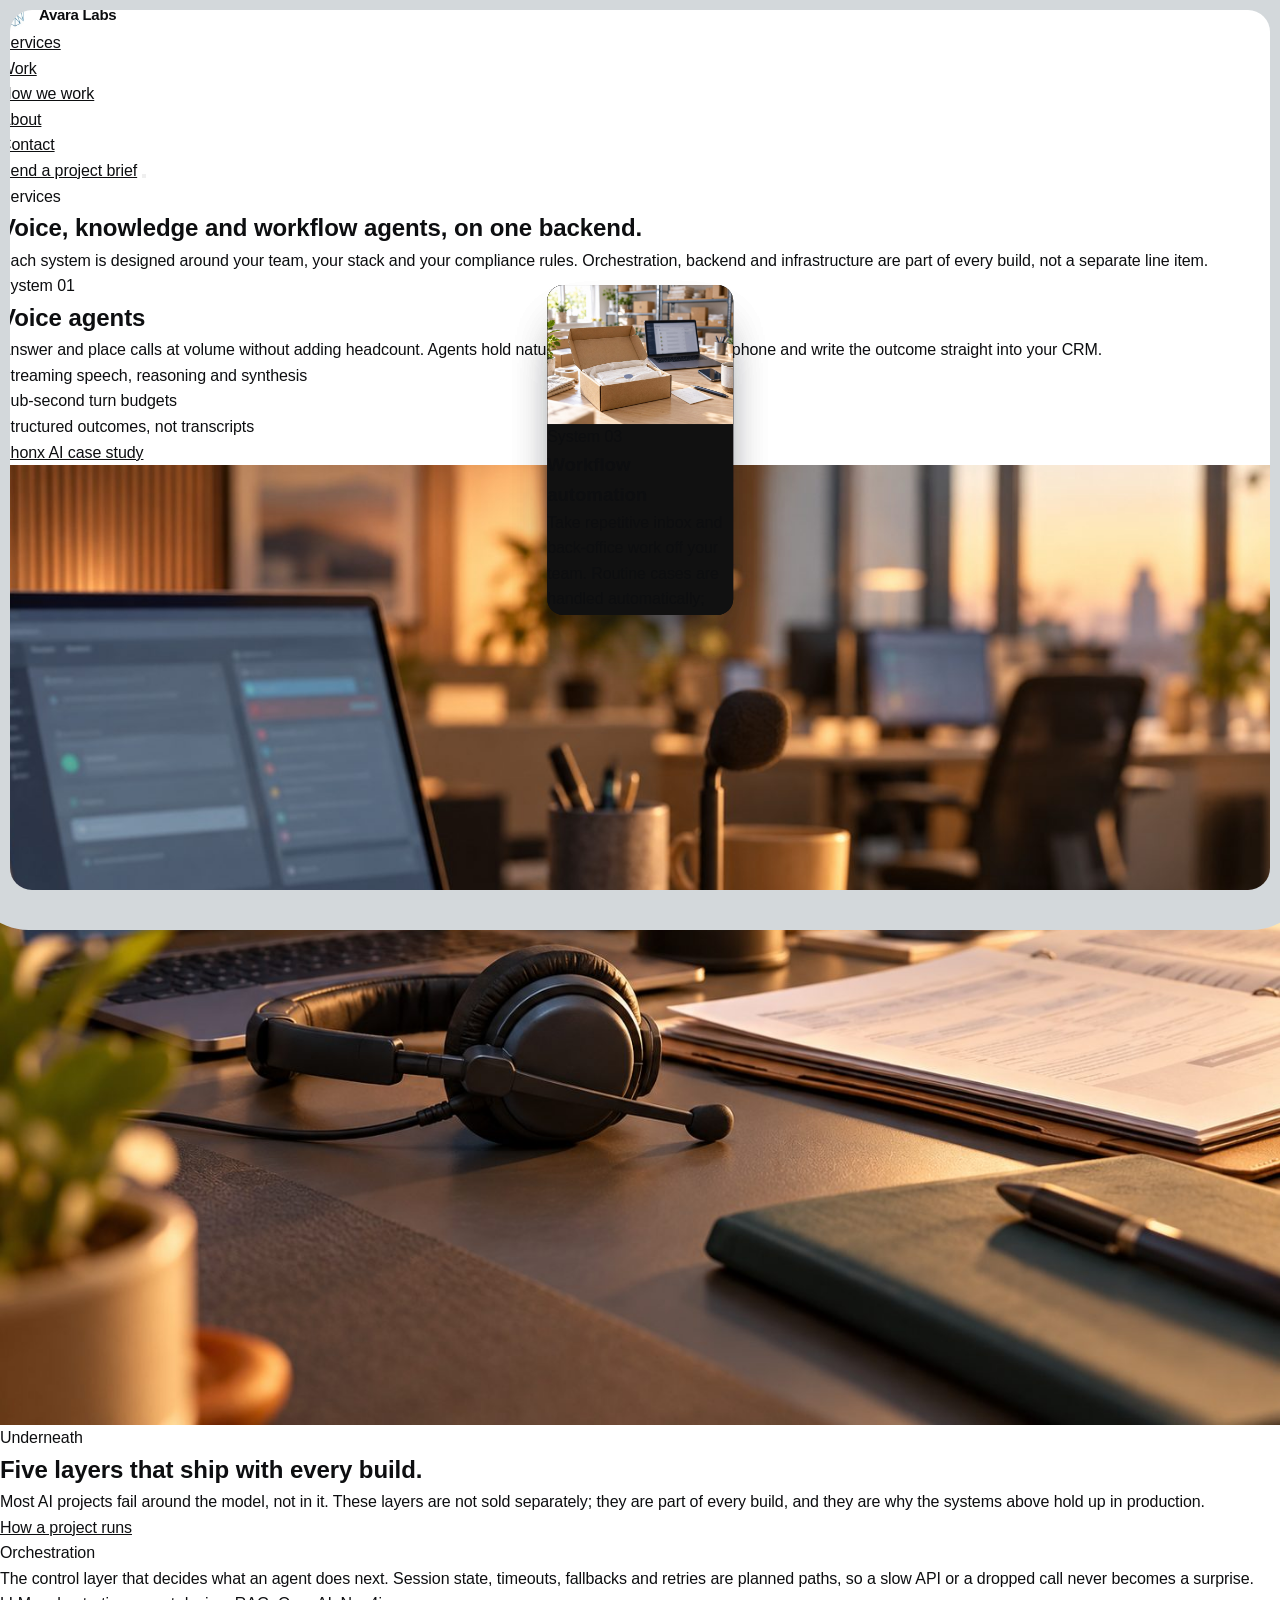
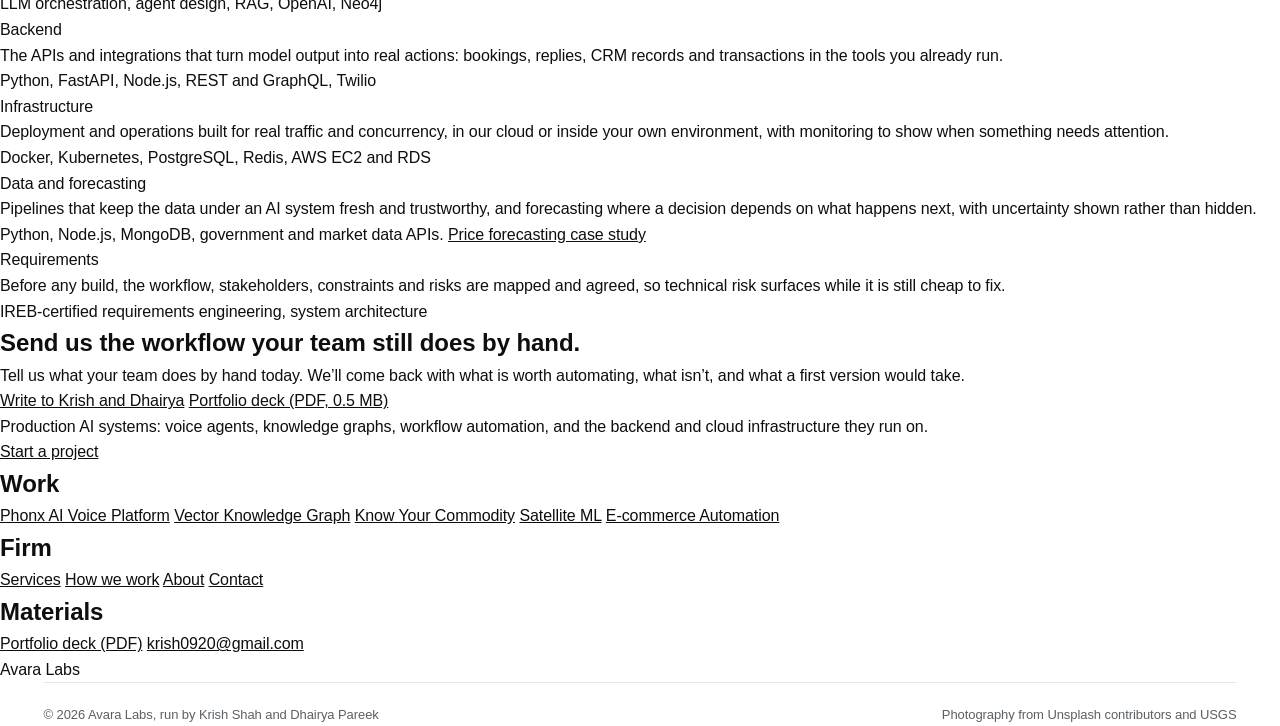
<file: services.html>
<!DOCTYPE html>
<html lang="en">
<head>
  <meta charset="UTF-8">
  <meta name="viewport" content="width=device-width, initial-scale=1">
  <meta name="theme-color" content="#ffffff">
  <title>Services — Avara Labs</title>
  <meta name="description" content="Voice agents, knowledge agents and workflow automation, built on one backend with orchestration, infrastructure and requirements work included.">
  <meta property="og:type" content="website">
  <meta property="og:site_name" content="Avara Labs">
  <meta property="og:title" content="Services — Avara Labs">
  <meta property="og:description" content="Voice agents, knowledge agents and workflow automation, built on one backend with orchestration, infrastructure and requirements work included.">
  <meta property="og:image" content="assets/og-image.png">
  <link rel="icon" type="image/png" href="assets/logos/avara-logo.png">
  <link rel="preconnect" href="https://fonts.googleapis.com">
  <link rel="preconnect" href="https://fonts.gstatic.com" crossorigin>
  <link href="https://fonts.googleapis.com/css2?family=Inter+Tight:wght@400;700&amp;display=swap" rel="stylesheet">
  <script>document.documentElement.classList.add('js');</script>
  <link rel="stylesheet" href="style.css">
</head>
<body>
<a class="skip" href="#main">Skip to content</a>
<header class="site-head">
  <div class="wrap">
    <nav class="nav" aria-label="Main">
      <a href="index.html" class="brand"><img src="assets/logos/avara-logo.png" alt="" width="30" height="30">Avara Labs</a>
      <ul class="nav-links">
        <li><a href="services.html" aria-current="page">Services</a></li>
        <li><a href="projects.html">Work</a></li>
        <li><a href="approach.html">How we work</a></li>
        <li><a href="about.html">About</a></li>
        <li><a href="contact.html">Contact</a></li>
      </ul>
      <a href="contact.html" class="btn btn-ink">Send a project brief</a>
      <button class="menu-btn" type="button" aria-label="Open menu" aria-expanded="false"><span></span><span></span></button>
    </nav>
  </div>
</header>
<main id="main">
  <section class="page-hero">
    <div class="wrap">
      <span class="caption">Services</span>
      <h1>Voice, knowledge and workflow agents, on one backend.</h1>
      <p class="lead">Each system is designed around your team, your stack and your compliance rules. Orchestration, backend and infrastructure are part of every build, not a separate line item.</p>
    </div>
  </section>

  <section class="section" id="offers">
    <div class="wrap">
      <article class="clay" id="voice">
        <div class="clay-body">
          <span class="caption">System 01</span>
          <h2>Voice agents</h2>
          <p>Answer and place calls at volume without adding headcount. Agents hold natural conversations over the phone and write the outcome straight into your CRM.</p>
          <ul>
            <li>Streaming speech, reasoning and synthesis</li>
            <li>Sub-second turn budgets</li>
            <li>Structured outcomes, not transcripts</li>
          </ul>
          <div class="actions"><a href="project_phonx.html" class="btn btn-light">Phonx AI case study</a></div>
        </div>
        <div class="clay-photo"><img src="img/voice-agent-ops.jpg" alt="Headset and workspace for a production voice-agent system" loading="lazy"></div>
      </article>

      <div class="cards">
        <article class="card" id="knowledge">
          <div class="card-photo"><img src="img/knowledge-compliance.jpg" alt="Secure document workspace for a knowledge and compliance system" loading="lazy"></div>
          <div class="card-text">
            <span class="caption">System 02</span>
            <h3>Knowledge agents</h3>
            <p>Give teams answers from your own documents that they can trust and trace back to the source, with your compliance rules enforced on every answer.</p>
            <div class="chips"><span>Neo4j with node-level embeddings</span><span>Compliance rules as graph edges</span><span>Audit-logged, source-cited answers</span></div>
            <a class="link" href="project_vkg.html" style="display:inline-block;margin-top:18px">Knowledge graph case study</a>
          </div>
        </article>
        <article class="card" id="workflow">
          <div class="card-photo"><img src="img/ecommerce-support.jpg" alt="Fulfilment desk for e-commerce customer-support automation" loading="lazy"></div>
          <div class="card-text">
            <span class="caption">System 03</span>
            <h3>Workflow automation</h3>
            <p>Take repetitive inbox and back-office work off your team. Routine cases are handled automatically; anything uncertain goes to a person.</p>
            <div class="chips"><span>Intent classification and drafting</span><span>Confidence-based escalation</span><span>Repointed by configuration</span></div>
            <a class="link" href="project_avara.html" style="display:inline-block;margin-top:18px">E-commerce automation case study</a>
          </div>
        </article>
      </div>
    </div>
  </section>

  <section class="band-dark" id="underneath">
    <div class="wrap split">
      <div class="split-label sticky">
        <span class="caption">Underneath</span>
        <h2 class="h-lg">Five layers that ship with every build.</h2>
        <p>Most AI projects fail around the model, not in it. These layers are not sold separately; they are part of every build, and they are why the systems above hold up in production.</p>
        <a class="link" href="approach.html">How a project runs</a>
      </div>
      <dl class="split-body rows">
        <div><dt>Orchestration</dt><dd><p>The control layer that decides what an agent does next. Session state, timeouts, fallbacks and retries are planned paths, so a slow API or a dropped call never becomes a surprise.</p><p class="tools">LLM orchestration, agent design, RAG, OpenAI, Neo4j</p></dd></div>
        <div><dt>Backend</dt><dd><p>The APIs and integrations that turn model output into real actions: bookings, replies, CRM records and transactions in the tools you already run.</p><p class="tools">Python, FastAPI, Node.js, REST and GraphQL, Twilio</p></dd></div>
        <div><dt>Infrastructure</dt><dd><p>Deployment and operations built for real traffic and concurrency, in our cloud or inside your own environment, with monitoring to show when something needs attention.</p><p class="tools">Docker, Kubernetes, PostgreSQL, Redis, AWS EC2 and RDS</p></dd></div>
        <div><dt>Data and forecasting</dt><dd><p>Pipelines that keep the data under an AI system fresh and trustworthy, and forecasting where a decision depends on what happens next, with uncertainty shown rather than hidden.</p><p class="tools">Python, Node.js, MongoDB, government and market data APIs. <a class="link" href="project_kyc.html">Price forecasting case study</a></p></dd></div>
        <div><dt>Requirements</dt><dd><p>Before any build, the workflow, stakeholders, constraints and risks are mapped and agreed, so technical risk surfaces while it is still cheap to fix.</p><p class="tools">IREB-certified requirements engineering, system architecture</p></dd></div>
      </dl>
    </div>
  </section>

  <section class="cta">
    <div class="wrap">
      <h2 class="h-display">Send us the workflow your team still does by hand.</h2>
      <p class="lead">Tell us what your team does by hand today. We&rsquo;ll come back with what is worth automating, what isn&rsquo;t, and what a first version would take.</p>
      <div class="actions">
        <a href="contact.html" class="btn btn-ink">Write to Krish and Dhairya</a>
        <a href="assets/docs/krish_shah_combined_portfolio_with_logos.pdf" class="btn btn-ghost" target="_blank" rel="noopener">Portfolio deck (PDF, 0.5 MB)</a>
      </div>
    </div>
  </section>
</main>

<footer class="site-foot">
  <div class="wrap">
    <div class="foot-grid">
      <div>
        <p>Production AI systems: voice agents, knowledge graphs, workflow automation, and the backend and cloud infrastructure they run on.</p>
        <a href="contact.html" class="btn btn-ghost-light">Start a project</a>
      </div>
      <div class="foot-col">
        <h2>Work</h2>
        <a href="project_phonx.html">Phonx AI Voice Platform</a>
        <a href="project_vkg.html">Vector Knowledge Graph</a>
        <a href="project_kyc.html">Know Your Commodity</a>
        <a href="project_satellite.html">Satellite ML</a>
        <a href="project_avara.html">E-commerce Automation</a>
      </div>
      <div class="foot-col">
        <h2>Firm</h2>
        <a href="services.html">Services</a>
        <a href="approach.html">How we work</a>
        <a href="about.html">About</a>
        <a href="contact.html">Contact</a>
      </div>
      <div class="foot-col">
        <h2>Materials</h2>
        <a href="assets/docs/krish_shah_combined_portfolio_with_logos.pdf" target="_blank" rel="noopener">Portfolio deck (PDF)</a>
        <a href="mailto:krish0920@gmail.com">krish0920@gmail.com</a>
      </div>
    </div>
    <p class="foot-mark" aria-hidden="true">Avara Labs</p>
    <div class="foot-base">
      <p>&copy; 2026 Avara Labs, run by Krish Shah and Dhairya Pareek</p>
      <p>Photography from Unsplash contributors and USGS</p>
    </div>
  </div>
</footer>
<script src="script.js"></script>
</body>
</html>
</file>
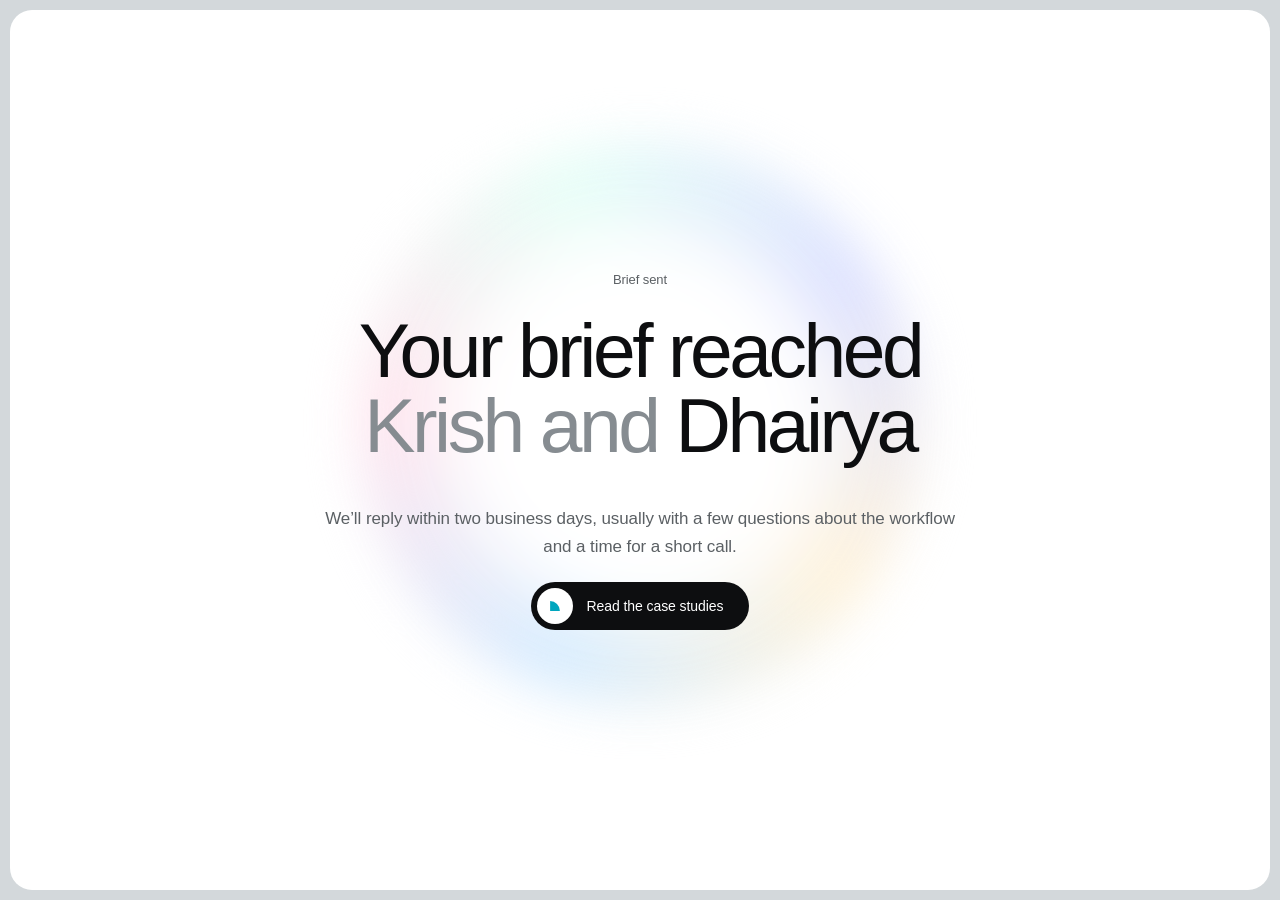
<file: thanks.html>
<!DOCTYPE html>
<html lang="en">
<head>
  <meta charset="UTF-8">
  <meta name="viewport" content="width=device-width, initial-scale=1">
  <title>Brief sent | Avara Labs</title>
  <link rel="icon" type="image/png" href="assets/avara-logo.png">
  <link href="https://api.fontshare.com/v2/css?f[]=switzer@400,500,600&amp;display=swap" rel="stylesheet">
  <link rel="stylesheet" href="style.css">
</head>
<body>
<main class="thanks">
  <div class="orb" aria-hidden="true"></div>
  <div class="thanks-body">
    <p class="kicker">Brief sent</p>
    <h1 class="hero-title"><span class="l1">Your brief reached</span><span class="l2"><em>Krish and</em> Dhairya</span></h1>
    <p class="sec-sub">We&rsquo;ll reply within two business days, usually with a few questions about the workflow and a time for a short call.</p>
    <a class="send" href="index.html#work"><span class="cta-ico" aria-hidden="true"><svg viewBox="0 0 20 20" width="14" height="14"><path d="M3 17V3a14 14 0 0 1 14 14z" fill="currentColor"/></svg></span>Read the case studies</a>
  </div>
</main>
</body>
</html>
</file>
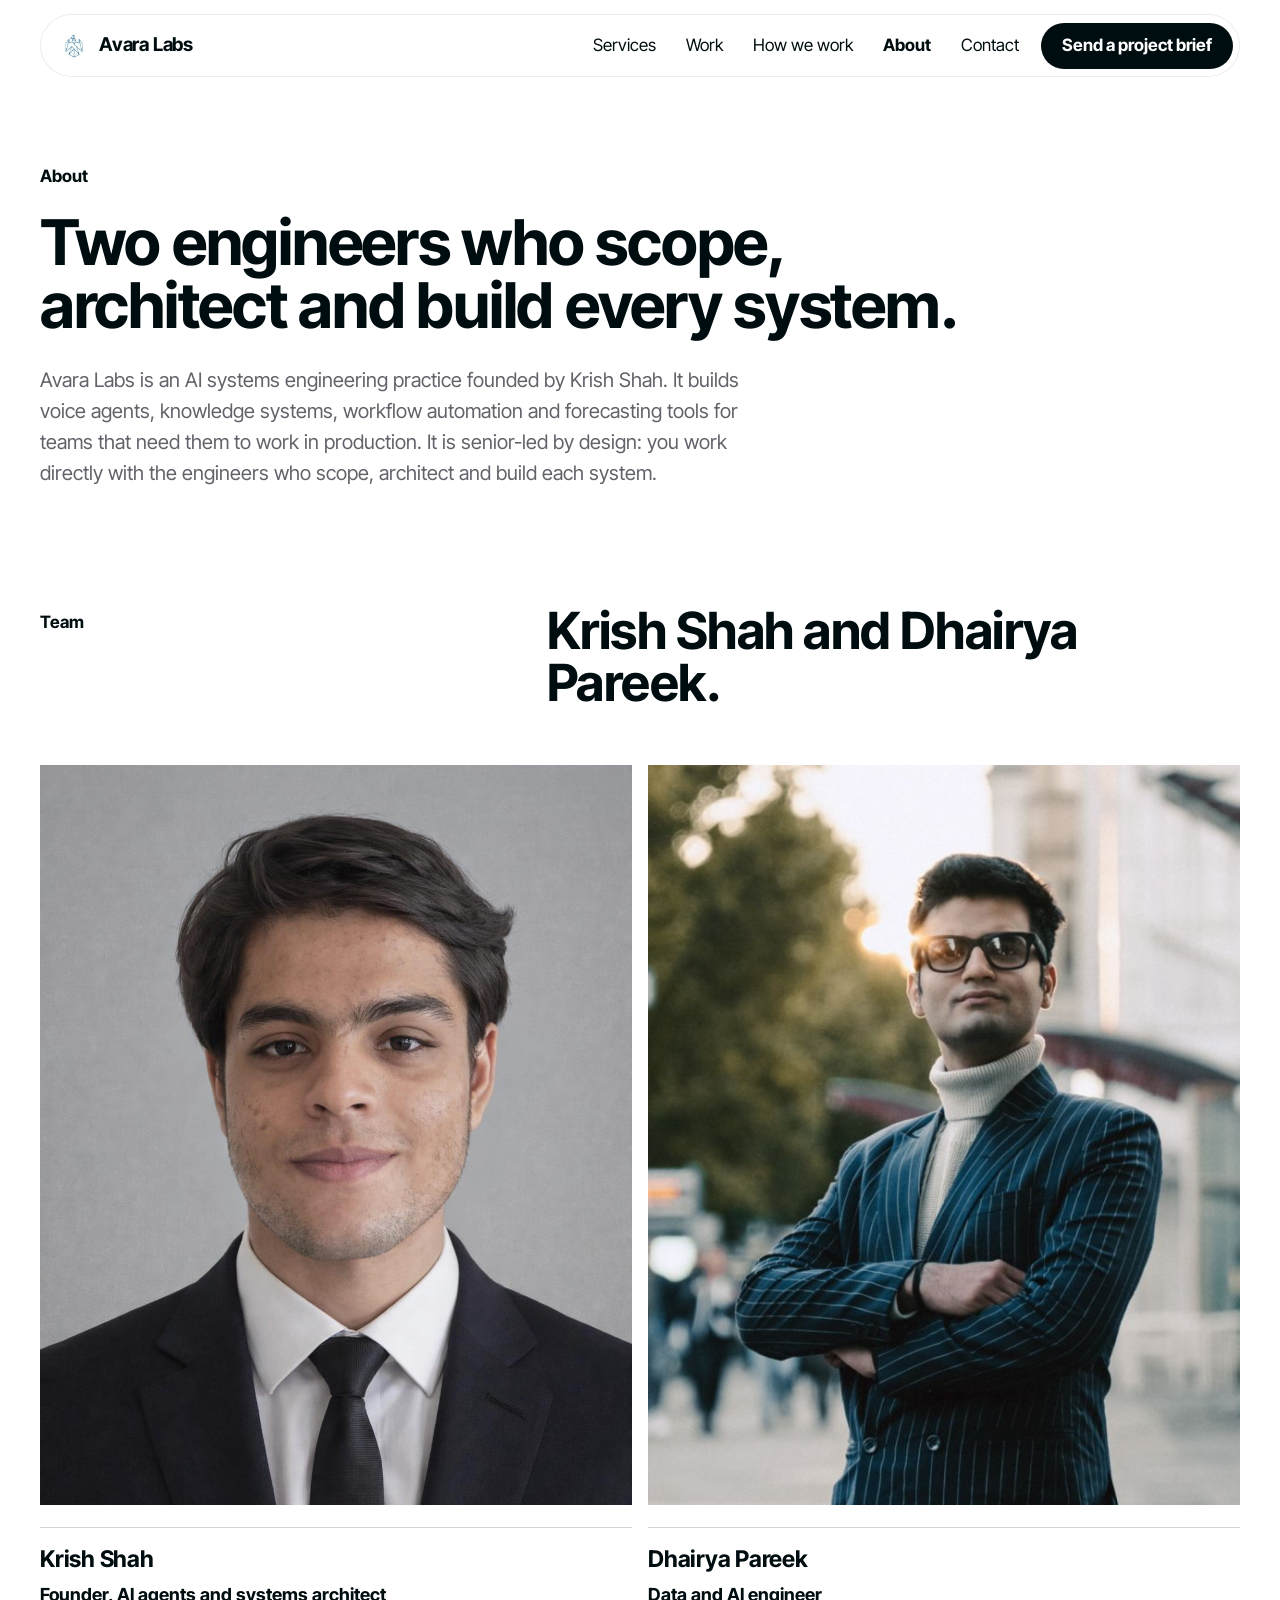
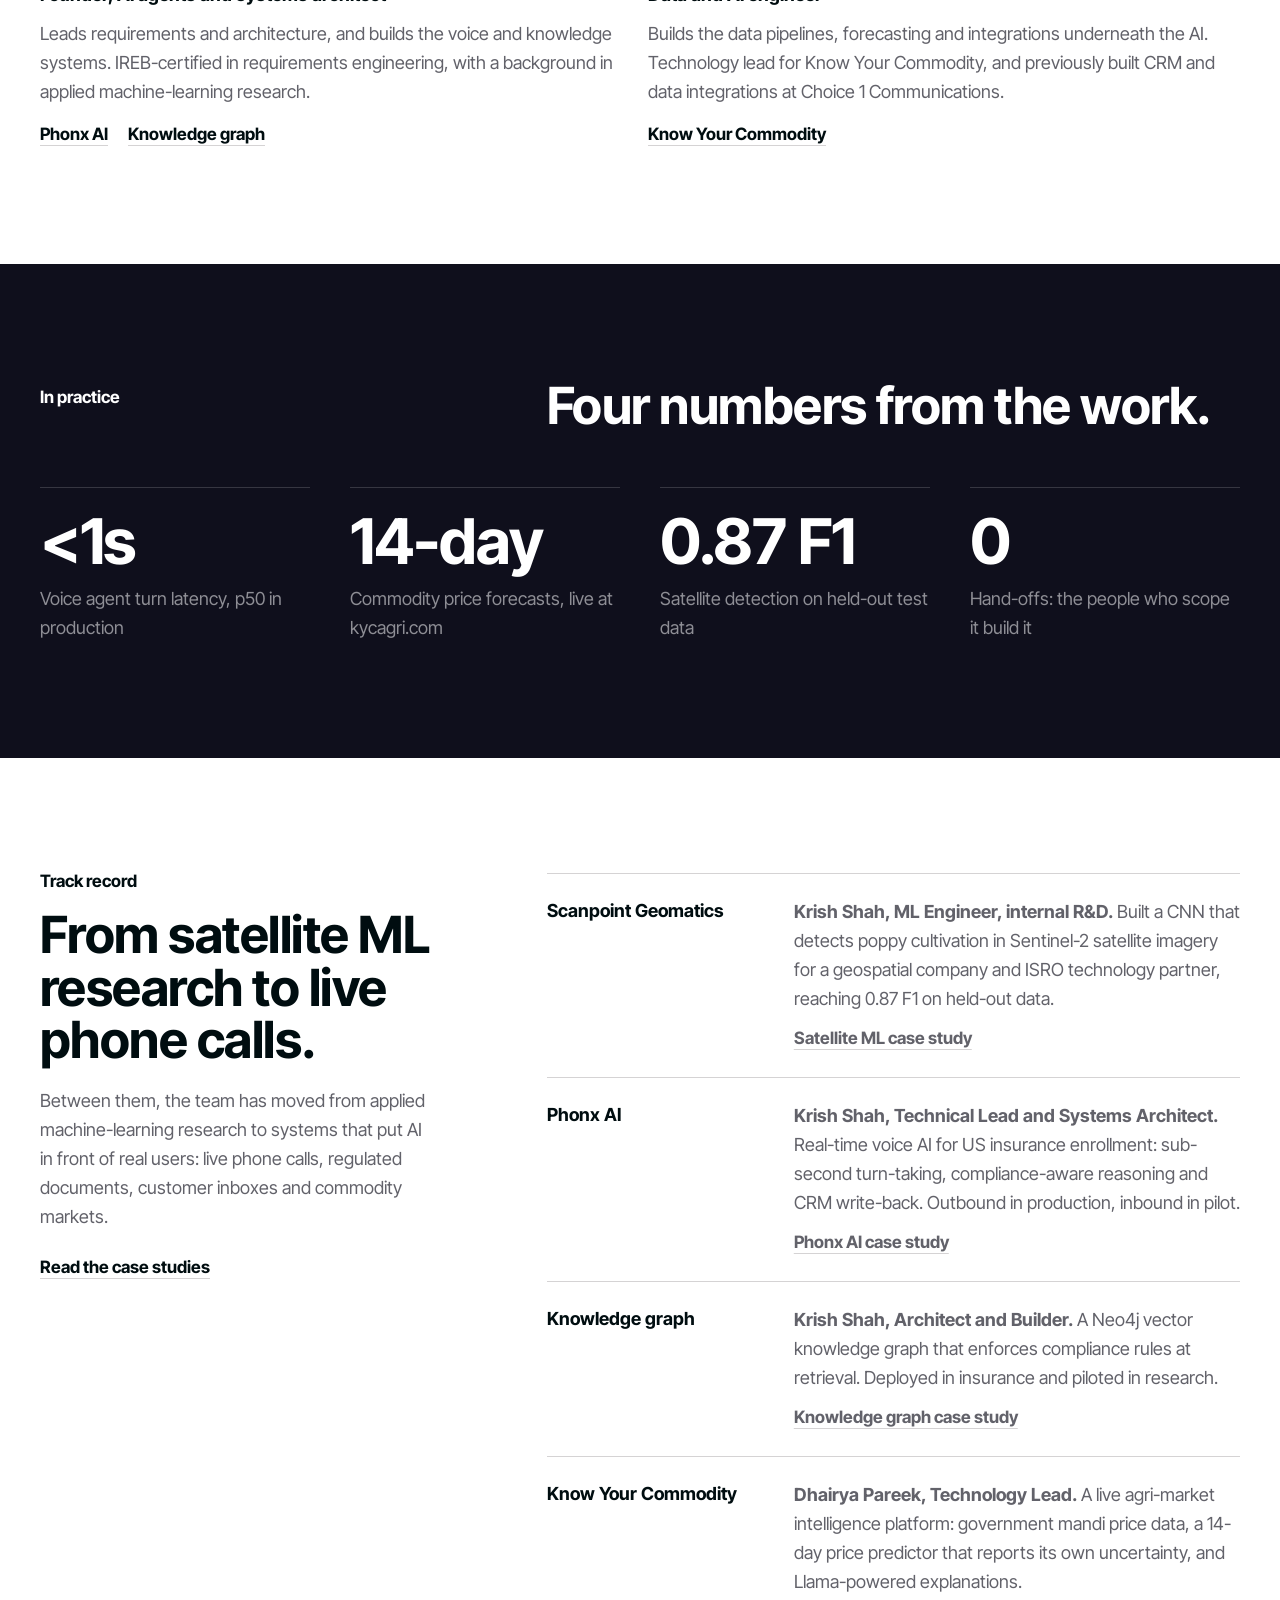
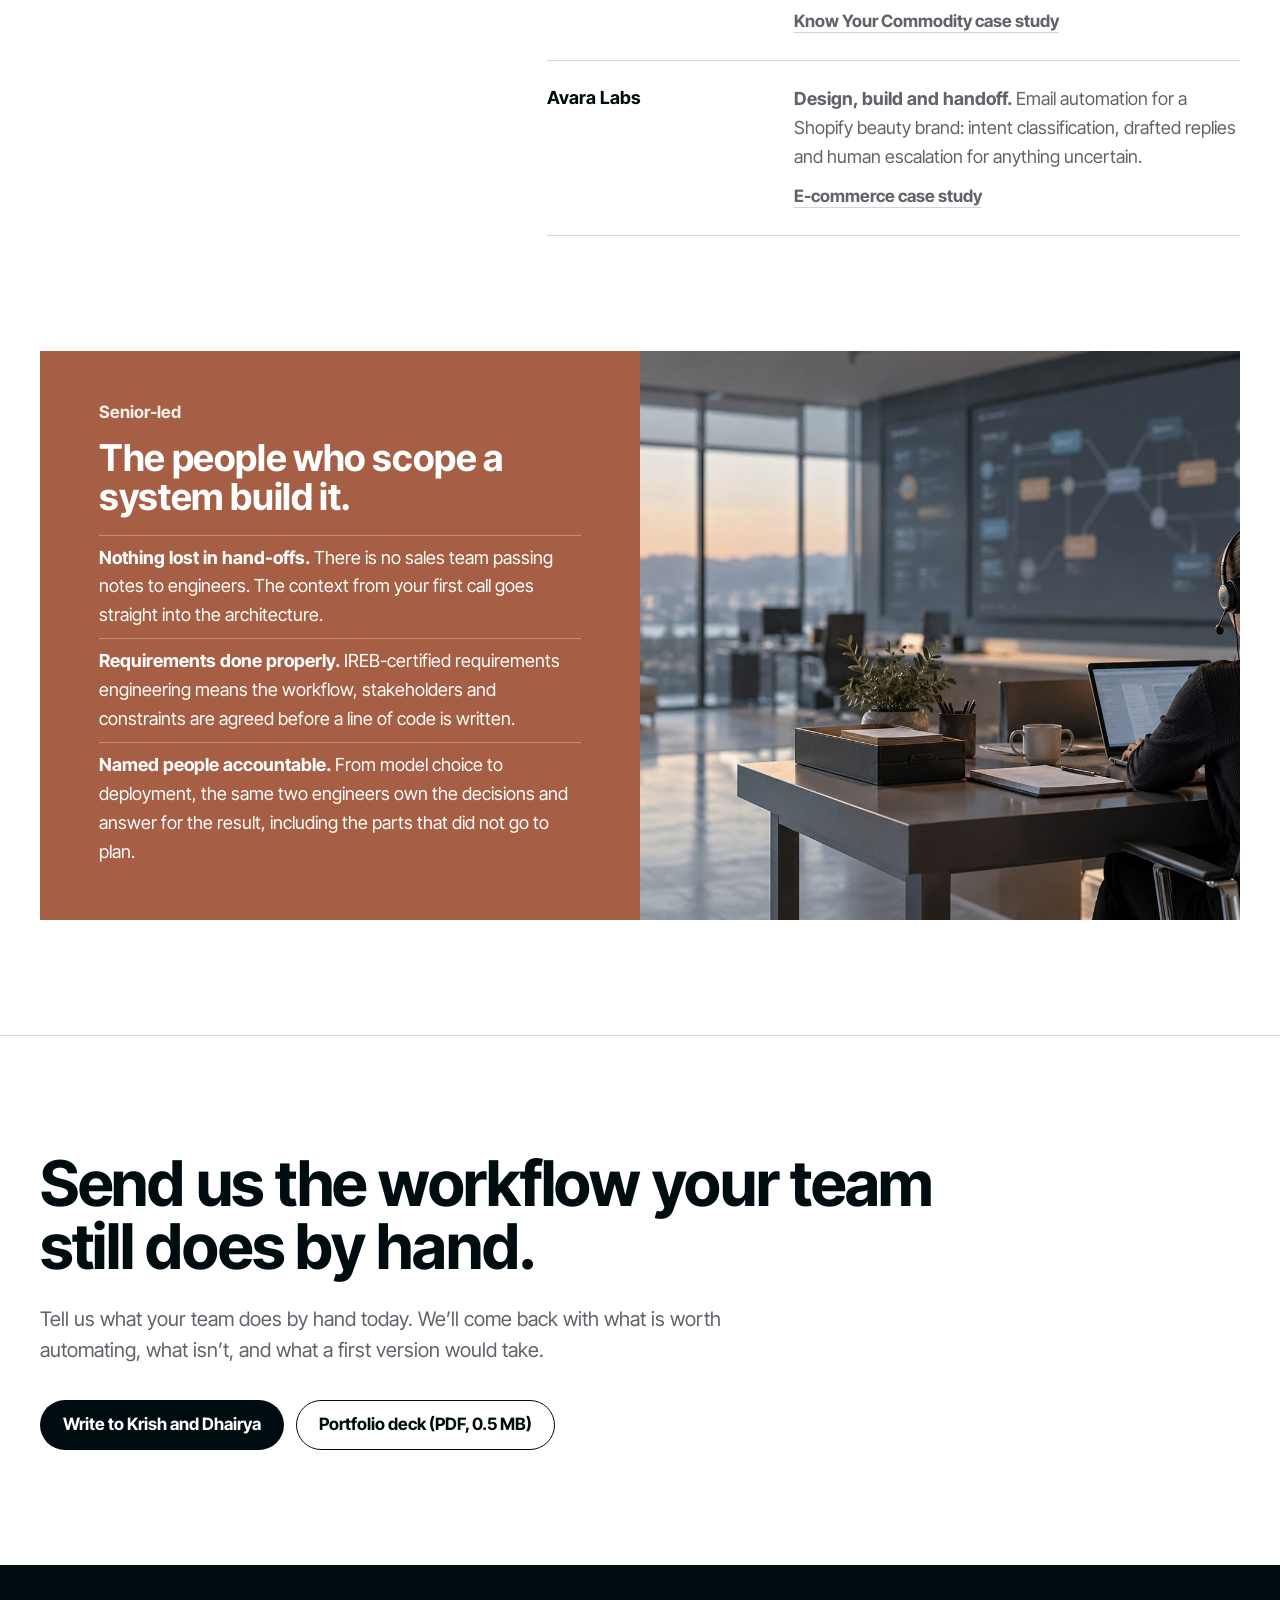
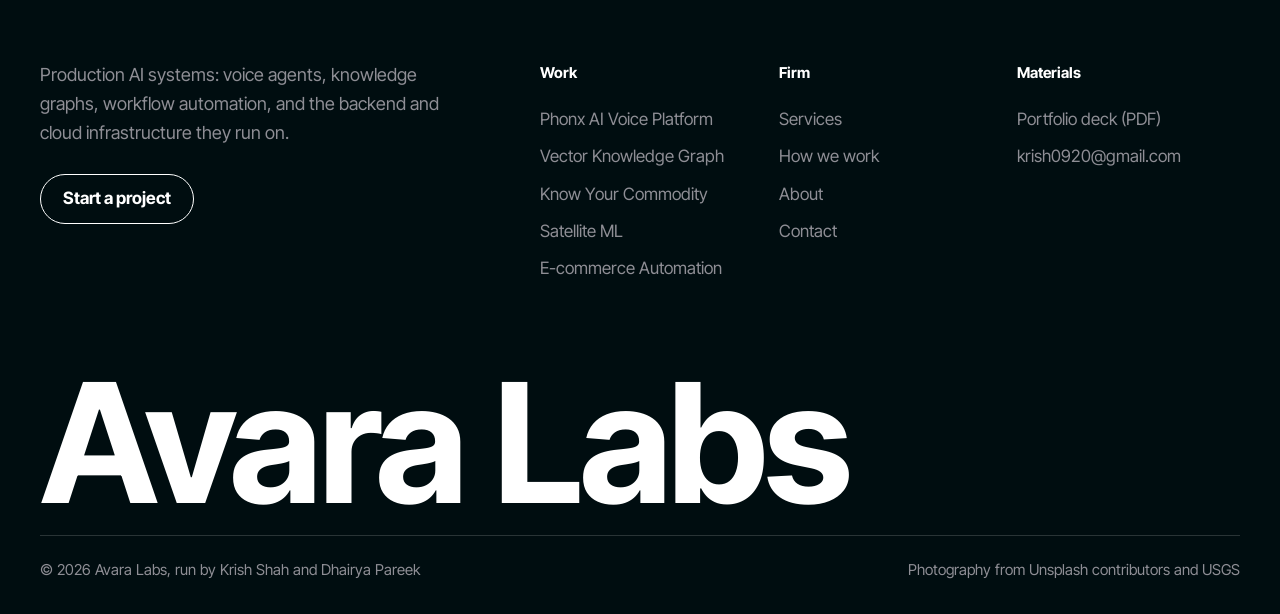
<file: hyer/about.html>
<!DOCTYPE html>
<html lang="en">
<head>
  <meta charset="UTF-8">
  <meta name="viewport" content="width=device-width, initial-scale=1">
  <meta name="theme-color" content="#ffffff">
  <title>About — Avara Labs</title>
  <meta name="description" content="Avara Labs is Krish Shah and Dhairya Pareek: two engineers who scope, architect and build every system themselves.">
  <meta property="og:type" content="website">
  <meta property="og:site_name" content="Avara Labs">
  <meta property="og:title" content="About — Avara Labs">
  <meta property="og:description" content="Avara Labs is Krish Shah and Dhairya Pareek: two engineers who scope, architect and build every system themselves.">
  <meta property="og:image" content="assets/og-image.png">
  <link rel="icon" type="image/png" href="assets/logos/avara-logo.png">
  <link rel="preconnect" href="https://fonts.googleapis.com">
  <link rel="preconnect" href="https://fonts.gstatic.com" crossorigin>
  <link href="https://fonts.googleapis.com/css2?family=Inter+Tight:wght@400;700&amp;display=swap" rel="stylesheet">
  <script>document.documentElement.classList.add('js');</script>
  <link rel="stylesheet" href="style.css">
</head>
<body>
<a class="skip" href="#main">Skip to content</a>
<header class="site-head">
  <div class="wrap">
    <nav class="nav" aria-label="Main">
      <a href="index.html" class="brand"><img src="assets/logos/avara-logo.png" alt="" width="30" height="30">Avara Labs</a>
      <ul class="nav-links">
        <li><a href="services.html">Services</a></li>
        <li><a href="projects.html">Work</a></li>
        <li><a href="approach.html">How we work</a></li>
        <li><a href="about.html" aria-current="page">About</a></li>
        <li><a href="contact.html">Contact</a></li>
      </ul>
      <a href="contact.html" class="btn btn-ink">Send a project brief</a>
      <button class="menu-btn" type="button" aria-label="Open menu" aria-expanded="false"><span></span><span></span></button>
    </nav>
  </div>
</header>
<main id="main">
  <section class="page-hero">
    <div class="wrap">
      <span class="caption">About</span>
      <h1>Two engineers who scope, architect and build every system.</h1>
      <p class="lead">Avara Labs is an AI systems engineering practice founded by Krish Shah. It builds voice agents, knowledge systems, workflow automation and forecasting tools for teams that need them to work in production. It is senior-led by design: you work directly with the engineers who scope, architect and build each system.</p>
    </div>
  </section>

  <section class="section" id="team">
    <div class="wrap">
      <div class="sec-head">
        <span class="caption">Team</span>
        <h2 class="h-lg">Krish Shah and Dhairya Pareek.</h2>
      </div>
      <div class="team">
        <article class="person">
          <img src="assets/krish-portrait.jpeg" alt="Portrait of Krish Shah" loading="lazy">
          <div class="card-text">
            <h3>Krish Shah</h3>
            <p class="role">Founder, AI agents and systems architect</p>
            <p>Leads requirements and architecture, and builds the voice and knowledge systems. IREB-certified in requirements engineering, with a background in applied machine-learning research.</p>
            <div class="actions-inline"><a class="link" href="project_phonx.html">Phonx AI</a><a class="link" href="project_vkg.html">Knowledge graph</a></div>
          </div>
        </article>
        <article class="person">
          <img src="assets/dhairya-portrait.jpg" alt="Portrait of Dhairya Pareek" loading="lazy">
          <div class="card-text">
            <h3>Dhairya Pareek</h3>
            <p class="role">Data and AI engineer</p>
            <p>Builds the data pipelines, forecasting and integrations underneath the AI. Technology lead for Know Your Commodity, and previously built CRM and data integrations at Choice 1 Communications.</p>
            <div class="actions-inline"><a class="link" href="project_kyc.html">Know Your Commodity</a></div>
          </div>
        </article>
      </div>
    </div>
  </section>

  <section class="band-dark" id="in-practice">
    <div class="wrap">
      <div class="sec-head">
        <span class="caption">In practice</span>
        <h2 class="h-lg">Four numbers from the work.</h2>
      </div>
      <dl class="numbers cols-4">
        <div class="number"><dt>&lt;1s</dt><dd>Voice agent turn latency, p50 in production</dd></div>
        <div class="number"><dt>14-day</dt><dd>Commodity price forecasts, live at kycagri.com</dd></div>
        <div class="number"><dt>0.87 F1</dt><dd>Satellite detection on held-out test data</dd></div>
        <div class="number"><dt>0</dt><dd>Hand-offs: the people who scope it build it</dd></div>
      </dl>
    </div>
  </section>

  <section class="section" id="track-record" style="padding-top:var(--section)">
    <div class="wrap split">
      <div class="split-label sticky">
        <span class="caption">Track record</span>
        <h2 class="h-lg">From satellite ML research to live phone calls.</h2>
        <p>Between them, the team has moved from applied machine-learning research to systems that put AI in front of real users: live phone calls, regulated documents, customer inboxes and commodity markets.</p>
        <a class="link" href="projects.html">Read the case studies</a>
      </div>
      <dl class="split-body rows">
        <div><dt>Scanpoint Geomatics</dt><dd><p><strong>Krish Shah, ML Engineer, internal R&amp;D.</strong> Built a CNN that detects poppy cultivation in Sentinel-2 satellite imagery for a geospatial company and ISRO technology partner, reaching 0.87 F1 on held-out data.</p><p><a class="link" href="project_satellite.html">Satellite ML case study</a></p></dd></div>
        <div><dt>Phonx AI</dt><dd><p><strong>Krish Shah, Technical Lead and Systems Architect.</strong> Real-time voice AI for US insurance enrollment: sub-second turn-taking, compliance-aware reasoning and CRM write-back. Outbound in production, inbound in pilot.</p><p><a class="link" href="project_phonx.html">Phonx AI case study</a></p></dd></div>
        <div><dt>Knowledge graph</dt><dd><p><strong>Krish Shah, Architect and Builder.</strong> A Neo4j vector knowledge graph that enforces compliance rules at retrieval. Deployed in insurance and piloted in research.</p><p><a class="link" href="project_vkg.html">Knowledge graph case study</a></p></dd></div>
        <div><dt>Know Your Commodity</dt><dd><p><strong>Dhairya Pareek, Technology Lead.</strong> A live agri-market intelligence platform: government mandi price data, a 14-day price predictor that reports its own uncertainty, and Llama-powered explanations.</p><p><a class="link" href="project_kyc.html">Know Your Commodity case study</a></p></dd></div>
        <div><dt>Avara Labs</dt><dd><p><strong>Design, build and handoff.</strong> Email automation for a Shopify beauty brand: intent classification, drafted replies and human escalation for anything uncertain.</p><p><a class="link" href="project_avara.html">E-commerce case study</a></p></dd></div>
      </dl>
    </div>
  </section>

  <section class="section" id="senior-led">
    <div class="wrap">
      <article class="clay">
        <div class="clay-body">
          <span class="caption">Senior-led</span>
          <h2>The people who scope a system build it.</h2>
          <ul>
            <li><strong>Nothing lost in hand-offs.</strong> There is no sales team passing notes to engineers. The context from your first call goes straight into the architecture.</li>
            <li><strong>Requirements done properly.</strong> IREB-certified requirements engineering means the workflow, stakeholders and constraints are agreed before a line of code is written.</li>
            <li><strong>Named people accountable.</strong> From model choice to deployment, the same two engineers own the decisions and answer for the result, including the parts that did not go to plan.</li>
          </ul>
        </div>
        <div class="clay-photo"><img src="img/hero-ai-ops.jpg" alt="An engineer on a call at a desk, with a system diagram on the wall screen" loading="lazy"></div>
      </article>
    </div>
  </section>

  <section class="cta">
    <div class="wrap">
      <h2 class="h-display">Send us the workflow your team still does by hand.</h2>
      <p class="lead">Tell us what your team does by hand today. We&rsquo;ll come back with what is worth automating, what isn&rsquo;t, and what a first version would take.</p>
      <div class="actions">
        <a href="contact.html" class="btn btn-ink">Write to Krish and Dhairya</a>
        <a href="assets/docs/krish_shah_combined_portfolio_with_logos.pdf" class="btn btn-ghost" target="_blank" rel="noopener">Portfolio deck (PDF, 0.5 MB)</a>
      </div>
    </div>
  </section>
</main>

<footer class="site-foot">
  <div class="wrap">
    <div class="foot-grid">
      <div>
        <p>Production AI systems: voice agents, knowledge graphs, workflow automation, and the backend and cloud infrastructure they run on.</p>
        <a href="contact.html" class="btn btn-ghost-light">Start a project</a>
      </div>
      <div class="foot-col">
        <h2>Work</h2>
        <a href="project_phonx.html">Phonx AI Voice Platform</a>
        <a href="project_vkg.html">Vector Knowledge Graph</a>
        <a href="project_kyc.html">Know Your Commodity</a>
        <a href="project_satellite.html">Satellite ML</a>
        <a href="project_avara.html">E-commerce Automation</a>
      </div>
      <div class="foot-col">
        <h2>Firm</h2>
        <a href="services.html">Services</a>
        <a href="approach.html">How we work</a>
        <a href="about.html">About</a>
        <a href="contact.html">Contact</a>
      </div>
      <div class="foot-col">
        <h2>Materials</h2>
        <a href="assets/docs/krish_shah_combined_portfolio_with_logos.pdf" target="_blank" rel="noopener">Portfolio deck (PDF)</a>
        <a href="mailto:krish0920@gmail.com">krish0920@gmail.com</a>
      </div>
    </div>
    <p class="foot-mark" aria-hidden="true">Avara Labs</p>
    <div class="foot-base">
      <p>&copy; 2026 Avara Labs, run by Krish Shah and Dhairya Pareek</p>
      <p>Photography from Unsplash contributors and USGS</p>
    </div>
  </div>
</footer>
<script src="script.js"></script>
</body>
</html>
</file>
<file: style.css>
:root {
  --white: #ffffff;
  --frame: #d3d8db;
  --ink: #0d0e10;
  --ghost: #868c91;      /* second-voice display words, large text only */
  --muted: #5b6064;
  --line: #e4e7e9;
  --mist: #f2f4f5;
  --teal: #00a6be;
  --teal-ink: #00788a;
  --night: #05070d;
  --font: 'Switzer', 'Helvetica Neue', Arial, sans-serif;
  --gut: clamp(16px, 3.4vw, 48px);
  --inset: 10px;
  --ease: cubic-bezier(.22, 1, .36, 1);
}

* { box-sizing: border-box; margin: 0; padding: 0; }
html { scroll-behavior: smooth; -webkit-text-size-adjust: 100%; }
body {
  background: var(--white); color: var(--ink);
  font: 400 16px/1.6 var(--font); letter-spacing: -.005em;
  -webkit-font-smoothing: antialiased; overflow-x: clip;
}
img { display: block; max-width: 100%; }
a { color: inherit; }
button, input, select, textarea { font: inherit; color: inherit; }
em { font-style: normal; color: var(--ghost); }
:focus-visible { outline: 2px solid var(--teal); outline-offset: 3px; }
.skip { position: absolute; left: -999px; top: 12px; z-index: 300; background: var(--ink); color: #fff; padding: 10px 16px; border-radius: 999px; }
.skip:focus { left: 24px; }

/* The page sits in a soft frame, like a device on a desk */
body::after {
  content: ''; position: fixed; inset: var(--inset); border-radius: 22px; pointer-events: none; z-index: 150;
  box-shadow: 0 0 0 40px var(--frame);
}

.kicker { font-size: 13px; font-weight: 500; color: var(--muted); }
.sec-head { padding: 0 var(--gut); max-width: 1180px; }
.sec-head h2, .work-title {
  font-size: clamp(34px, 4.6vw, 64px); font-weight: 500; line-height: 1.04; letter-spacing: -.035em; margin-top: 14px;
}
.sec-sub { color: var(--muted); max-width: 38em; margin-top: 20px; font-size: 17px; }

/* ── Header ───────────────────────────── */
.hdr {
  position: fixed; z-index: 120; top: calc(var(--inset) + 14px); left: calc(var(--inset) + 18px); right: calc(var(--inset) + 18px);
  display: flex; align-items: center; gap: 10px; transition: color .4s;
}
.brand { display: flex; align-items: center; gap: 9px; text-decoration: none; font-weight: 600; font-size: 15px; letter-spacing: -.02em; margin-right: 18px; }
.brand img { border-radius: 7px; }
.menu-pill {
  display: flex; align-items: center; gap: 12px; height: 38px; padding: 0 20px 0 4px; border: 0; border-radius: 999px;
  background: var(--ink); color: #fff; font-size: 13px; font-weight: 500; cursor: pointer; transition: background .3s, color .3s;
}
.menu-pill .dot { width: 30px; height: 30px; border-radius: 50%; background: #fff; position: relative; transition: transform .5s var(--ease); }
.menu-pill .dot i { position: absolute; left: 50%; top: 50%; width: 10px; height: 1.5px; background: var(--ink); translate: -50% -50%; }
.menu-pill .dot i + i { rotate: 90deg; }
.menu-pill[aria-expanded="true"] .dot { transform: rotate(135deg); }
.tag-pill { display: flex; gap: 2px; height: 38px; align-items: center; padding: 0 6px; border-radius: 999px; background: #eceff1; }
.tag-pill a { font-size: 13px; font-weight: 500; text-decoration: none; padding: 7px 12px; border-radius: 999px; transition: background .25s; }
.tag-pill a:hover { background: #fff; }
.cta-pill {
  margin-left: auto; display: flex; align-items: center; gap: 14px; height: 38px; padding: 0 22px 0 4px; border-radius: 999px;
  background: #eceff1; text-decoration: none; font-size: 13px; font-weight: 500;
}
.cta-ico { width: 30px; height: 30px; border-radius: 50%; display: grid; place-items: center; background: var(--ink); color: var(--teal); transition: transform .5s var(--ease); }
.cta-pill:hover .cta-ico, .send:hover .cta-ico { transform: rotate(90deg); }
.hdr.on-dark { color: #fff; }
.hdr.on-dark .menu-pill { background: #fff; color: var(--ink); }
.hdr.on-dark .menu-pill .dot { background: var(--ink); }
.hdr.on-dark .menu-pill .dot i { background: #fff; }
.hdr.on-dark .tag-pill, .hdr.on-dark .cta-pill { background: rgb(255 255 255 / .9); color: var(--ink); }

.menu {
  position: fixed; inset: var(--inset); z-index: 110; border-radius: 22px; background: var(--ink); color: #fff;
  display: grid; grid-template-columns: 1.4fr 1fr; align-items: end; gap: 40px; padding: 110px var(--gut) var(--gut);
}
.menu[hidden] { display: none; }
.menu nav { display: grid; }
.menu nav a { display: flex; align-items: baseline; gap: 18px; text-decoration: none; font-size: clamp(36px, 6vw, 84px); line-height: 1.08; letter-spacing: -.04em; font-weight: 500; transition: color .25s, transform .4s var(--ease); }
.menu nav a small { font-size: 13px; color: #9aa0a5; letter-spacing: 0; }
.menu nav a:hover { color: var(--teal); transform: translateX(10px); }
.menu-side { display: grid; gap: 12px; max-width: 26em; color: #b9bec2; }
.menu-side a { color: #fff; }
.menu.open nav a { animation: rise .7s var(--ease) both; }
.menu.open nav a:nth-child(2) { animation-delay: .04s; } .menu.open nav a:nth-child(3) { animation-delay: .08s; }
.menu.open nav a:nth-child(4) { animation-delay: .12s; } .menu.open nav a:nth-child(5) { animation-delay: .16s; } .menu.open nav a:nth-child(6) { animation-delay: .2s; }
@keyframes rise { from { opacity: 0; transform: translateY(40px); } }

/* ── Hero ─────────────────────────────── */
.hero { height: 230vh; position: relative; }
.hero-stick { position: sticky; top: 0; height: 100vh; height: 100svh; overflow: hidden; display: grid; place-items: center; }
.orb {
  position: absolute; width: min(46vw, 560px); aspect-ratio: 1; border-radius: 50%; left: 50%; top: 47%; translate: -50% -50%;
  background:
    radial-gradient(circle at 50% 50%, #fff 0 38%, transparent 62%),
    conic-gradient(from 200deg, #cfe9ff, #ffe1ec, #e3fff6, #d7dcff, #fff1d6, #cfe9ff);
  filter: blur(26px); opacity: .9; animation: spin 22s linear infinite;
}
.orb::after { content: ''; position: absolute; inset: 18%; border-radius: 50%; background: rgb(255 255 255 / .75); filter: blur(18px); }
@keyframes spin { to { rotate: 360deg; } }
.hero-title {
  position: relative; text-align: center; font-weight: 500; letter-spacing: -.045em; line-height: .98;
  font-size: clamp(44px, 7.4vw, 120px); translate: 0 -12vh;
}
.hero-title span { display: block; }
.hero-title { z-index: 2; }
.hero-foot { z-index: 2; }
.hero-title .l1, .hero-title .l2 { animation: rise 1.2s var(--ease) both; }
.hero-title .l2 { animation-delay: .12s; }
.hands { position: absolute; inset: 0; pointer-events: none; perspective: 1400px; overflow: hidden; }
.hand { position: absolute; left: 0; top: 0; will-change: transform; transform-origin: 50% 50%; }
.hand img { width: 100%; height: auto; }
.hand-h { transform-origin: 99.85% 74.2%; }
.hand-r { transform-origin: .1% 4.7%; }
.spark {
  position: absolute; left: 0; top: 0; width: 120px; height: 120px; border-radius: 50%; opacity: 0;
  background: radial-gradient(circle, #fff 0 6%, rgb(120 235 250 / .9) 12%, rgb(0 166 190 / .35) 34%, transparent 66%);
  mix-blend-mode: multiply;
}
.spark { mix-blend-mode: normal; }
.hero-foot {
  position: absolute; left: var(--gut); right: var(--gut); bottom: calc(var(--inset) + 28px);
  display: grid; grid-template-columns: 1fr auto 1fr; align-items: end; gap: 24px;
}
.hero-copy .lede { font-size: clamp(17px, 1.5vw, 21px); line-height: 1.3; letter-spacing: -.02em; max-width: 21em; margin-top: 10px; }
.scroll-cue { width: 1px; height: 46px; background: var(--line); position: relative; overflow: hidden; }
.scroll-cue i { position: absolute; inset: 0; background: var(--ink); animation: cue 2.2s var(--ease) infinite; }
@keyframes cue { from { translate: 0 -100%; } to { translate: 0 100%; } }
.chips { list-style: none; display: flex; gap: 8px; justify-self: end; flex-wrap: wrap; }
.chips a { display: inline-block; padding: 9px 20px; border: 1px solid #d6dadd; border-radius: 999px; text-decoration: none; font-size: 13px; font-weight: 500; transition: background .3s, color .3s, border-color .3s; }
.chips a:hover { background: var(--ink); color: #fff; border-color: var(--ink); }

/* ── Tunnel ───────────────────────────── */
.tunnel { height: 320vh; background: var(--night); color: #fff; position: relative; }
.tunnel-stick { position: sticky; top: 0; height: 100vh; height: 100svh; overflow: hidden; }
.tunnel-gl { position: absolute; inset: 0; width: 100%; height: 100%; }
.tunnel-stick::after { content: ''; position: absolute; inset: auto 0 0; height: 42%; background: linear-gradient(transparent, rgb(5 7 13 / .88)); pointer-events: none; }
.tunnel-steps, .tunnel-copy { z-index: 1; }
.no-gl .tunnel-gl { background: radial-gradient(circle, #05070d 10%, #0b2a6b 55%, #05070d 90%); }
.tunnel-word { position: absolute; inset: 0; display: grid; place-items: center; pointer-events: none; }
.tunnel-word span {
  font-size: clamp(26px, 3.6vw, 52px); font-weight: 500; letter-spacing: .32em; padding-left: .32em;
  text-shadow: 0 0 18px rgb(140 190 255 / .9), 0 0 2px #fff; mix-blend-mode: screen;
}
.tunnel-steps { position: absolute; left: var(--gut); bottom: calc(var(--inset) + 34px); list-style: none; display: grid; gap: 6px; font-size: 14px; color: #8f98a3; }
.tunnel-steps li { transition: color .4s; }
.tunnel-steps li.on { color: #fff; }
.tunnel-steps b { font-weight: 500; color: var(--teal); margin-right: 10px; }
.tunnel-copy {
  position: absolute; right: var(--gut); bottom: calc(var(--inset) + 34px); max-width: 25em;
  font-size: clamp(17px, 1.45vw, 21px); line-height: 1.3; letter-spacing: -.02em;
}
.tunnel-copy .w { color: #5f6873; transition: color .3s; }
.tunnel-copy .w.lit { color: #fff; }

/* ── Numbers ──────────────────────────── */
.stats { padding: 120px var(--gut) 80px; }
.stat {
  display: grid; grid-template-columns: minmax(220px, 300px) 1fr; grid-template-rows: auto auto; column-gap: 40px; align-items: center;
  padding: 34px 0; border-bottom: 1px solid var(--line);
}
.stat-n { display: flex; align-items: baseline; gap: 2px; font-size: clamp(56px, 7vw, 104px); line-height: 1; letter-spacing: -.05em; font-weight: 400; }
.stat-n strong { font-weight: 400; font-variant-numeric: tabular-nums; }
.plus {
  align-self: center; margin-left: 22px; width: 28px; height: 28px; border-radius: 50%; border: 0; background: var(--mist);
  font-size: 14px; letter-spacing: 0; cursor: pointer; position: relative; transition: background .3s, color .3s;
}
.plus:hover, .plus.open { background: var(--ink); color: #fff; }
.plus.open::after {
  content: attr(data-tip); position: absolute; left: 38px; top: 50%; translate: 0 -50%; width: 240px; text-align: left;
  font-size: 13px; line-height: 1.4; background: var(--ink); color: #fff; padding: 10px 14px; border-radius: 12px; z-index: 2;
}
.stat > p { grid-column: 1; font-size: 13px; color: var(--muted); margin-top: 10px; }
.track {
  grid-column: 2; grid-row: 1 / 3; height: 76px; border-radius: 999px; position: relative;
  background: linear-gradient(90deg, #eef1f3, #f7f8f9 60%, rgb(255 255 255 / 0));
  box-shadow: inset 0 2px 6px rgb(0 0 0 / .06), inset 0 -1px 0 #fff;
}
.track::before { content: ''; position: absolute; inset: 0; border-radius: inherit; opacity: .7; background: var(--glow); filter: blur(14px); }
.stat[data-tone="teal"] { --glow: radial-gradient(60% 120% at var(--x, 10%) 50%, rgb(0 166 190 / .28), transparent 70%); }
.stat[data-tone="pearl"] { --glow: radial-gradient(60% 120% at var(--x, 10%) 50%, rgb(150 210 255 / .35), transparent 70%); }
.stat[data-tone="lilac"] { --glow: radial-gradient(60% 120% at var(--x, 10%) 50%, rgb(200 170 230 / .35), transparent 70%); }
.track i {
  position: absolute; top: 7px; left: var(--x, 10%); width: 62px; height: 62px; border-radius: 50%; translate: -50% 0;
  background: radial-gradient(circle at 35% 30%, #fff 40%, #eef1f3);
  box-shadow: 0 8px 18px rgb(20 30 40 / .12), 0 1px 2px rgb(20 30 40 / .1), inset 0 -2px 4px rgb(0 0 0 / .05);
}

/* ── Systems ──────────────────────────── */
.systems { padding: 100px 0 60px; }
.sys-list { list-style: none; margin-top: 56px; border-top: 1px solid var(--line); }
.sys-list li {
  display: grid; grid-template-columns: 56px minmax(200px, 1fr) minmax(260px, 1.4fr) 220px; gap: 24px; align-items: baseline;
  padding: 30px var(--gut); border-bottom: 1px solid var(--line); position: relative; transition: background .4s;
}
.sys-list li:hover { background: var(--mist); }
.sys-n { font-size: 13px; color: var(--teal-ink); font-weight: 500; }
.sys-list h3 { font-size: clamp(22px, 2.2vw, 30px); font-weight: 500; letter-spacing: -.03em; line-height: 1.1; }
.sys-list p { color: var(--muted); max-width: 34em; }
.sys-stack { font-size: 13px; color: var(--muted); justify-self: end; text-align: right; }

/* ── Work: card stack ─────────────────── */
.work { height: 380vh; position: relative; }
.work-stick { position: sticky; top: 0; height: 100vh; height: 100svh; overflow: hidden; display: grid; grid-template-rows: auto 1fr auto auto; padding-top: calc(var(--inset) + 92px); }
.work-head { text-align: center; padding: 0 var(--gut); }
.work-title { margin-top: 8px; }
.stage { position: relative; perspective: 1300px; perspective-origin: 50% 40%; }
.card {
  position: absolute; left: 50%; top: 50%; width: clamp(130px, 14.5vw, 220px); aspect-ratio: 9 / 16; margin: 0; padding: 0; border: 0;
  translate: -50% -50%; border-radius: 16px; overflow: hidden; background: #111; cursor: pointer;
  transform-style: preserve-3d; will-change: transform; box-shadow: 0 30px 50px -20px rgb(10 15 25 / .45);
}
.card img { width: 100%; height: 100%; object-fit: cover; transition: transform .6s var(--ease); }
.card:hover img { transform: scale(1.06); }
.card-cap {
  position: absolute; inset: auto 0 0; padding: 40px 12px 12px; text-align: left; color: #fff; font-size: 12.5px; line-height: 1.3; font-weight: 500;
  background: linear-gradient(transparent, rgb(0 0 0 / .78)); opacity: var(--cap, 0); transition: opacity .3s;
}
.card-cap small { display: block; font-size: 11px; color: #9fe6f0; margin-bottom: 3px; }
.work-hint { text-align: center; font-size: 13px; color: var(--muted); opacity: var(--cap, 0); padding-bottom: 14px; }
.logos { display: flex; justify-content: center; align-items: center; gap: clamp(28px, 6vw, 90px); padding: 0 var(--gut) calc(var(--inset) + 30px); }
.logos img { height: 30px; width: auto; opacity: .75; transition: opacity .3s; }
.logos img:hover { opacity: 1; }

/* ── Process ──────────────────────────── */
.process { padding: 120px 0 80px; background: var(--mist); }
.steps { list-style: none; display: grid; grid-template-columns: repeat(4, 1fr); gap: 0; margin: 56px var(--gut) 0; }
.steps li { padding: 28px 28px 34px 0; border-top: 1px solid #d6dadd; position: relative; }
.steps li::before { content: ''; position: absolute; left: 0; top: -1px; height: 1px; width: 0; background: var(--ink); transition: width .9s var(--ease); }
.steps li:hover::before { width: 100%; }
.step-n { display: grid; place-items: center; width: 34px; height: 34px; border-radius: 50%; background: #fff; font-size: 12px; font-weight: 500; margin-bottom: 26px; }
.steps h3 { font-size: 20px; font-weight: 500; letter-spacing: -.02em; line-height: 1.2; margin-bottom: 10px; }
.steps p, .offers p { color: var(--muted); font-size: 15px; }
.offers { display: grid; grid-template-columns: repeat(3, 1fr); gap: 14px; margin: 48px var(--gut) 0; }
.offers article { background: #fff; border-radius: 22px; padding: 28px; }
.offers h3 { font-size: 18px; font-weight: 500; letter-spacing: -.02em; margin-bottom: 8px; }

/* ── FAQ ──────────────────────────────── */
.faq { padding: 120px 0 80px; display: grid; grid-template-columns: 1fr 1.3fr; gap: 40px; align-items: start; }
.faq-list { margin-right: var(--gut); border-top: 1px solid var(--line); }
.faq details { border-bottom: 1px solid var(--line); }
.faq summary { list-style: none; cursor: pointer; display: flex; justify-content: space-between; align-items: center; gap: 20px; padding: 24px 0; font-size: 19px; font-weight: 500; letter-spacing: -.02em; }
.faq summary::-webkit-details-marker { display: none; }
.faq summary i { flex: none; width: 28px; height: 28px; border-radius: 50%; background: var(--mist); position: relative; transition: background .3s, transform .4s var(--ease); }
.faq summary i::before, .faq summary i::after { content: ''; position: absolute; left: 50%; top: 50%; width: 10px; height: 1.5px; background: currentColor; translate: -50% -50%; }
.faq summary i::after { rotate: 90deg; }
.faq details[open] summary i { transform: rotate(45deg); background: var(--ink); color: #fff; }
.faq details p { color: var(--muted); padding: 0 50px 26px 0; max-width: 40em; }

/* ── Contact ──────────────────────────── */
.contact { padding: 120px 0 100px; display: grid; grid-template-columns: 1fr 1.1fr; gap: 40px; align-items: start; }
.next { list-style: none; margin-top: 36px; display: grid; gap: 18px; color: var(--muted); font-size: 15px; max-width: 34em; }
.next b { display: block; color: var(--ink); font-weight: 500; }
.form { margin-right: var(--gut); background: var(--mist); border-radius: 28px; padding: clamp(22px, 3vw, 40px); display: grid; gap: 18px; }
.form .row { display: grid; grid-template-columns: 1fr 1fr; gap: 14px; }
.form label { display: grid; gap: 8px; font-size: 13px; font-weight: 500; }
.form input, .form select, .form textarea {
  width: 100%; border: 1px solid transparent; background: #fff; border-radius: 14px; padding: 13px 16px; font-size: 16px; transition: border-color .25s;
}
.form textarea { resize: vertical; }
.form input:focus, .form select:focus, .form textarea:focus { outline: none; border-color: var(--ink); }
.hp { position: absolute; left: -9999px; }
.form-foot { display: flex; align-items: center; gap: 20px; flex-wrap: wrap; }
.form-foot p { font-size: 13px; color: var(--muted); max-width: 26em; }
.send {
  display: inline-flex; align-items: center; gap: 14px; height: 48px; padding: 0 26px 0 6px; border: 0; border-radius: 999px;
  background: var(--ink); color: #fff; font-size: 14px; font-weight: 500; text-decoration: none; cursor: pointer;
}
.send .cta-ico { width: 36px; height: 36px; background: #fff; }

/* ── Footer ───────────────────────────── */
.foot { padding: 40px 0 calc(var(--inset) + 24px); overflow: hidden; }
.marquee { overflow: hidden; padding: 10px 0 20px; }
.marquee-track { display: flex; width: max-content; will-change: transform; }
.marquee-track span {
  font-size: clamp(72px, 13vw, 210px); font-weight: 500; letter-spacing: -.055em; line-height: 1; white-space: nowrap; padding-right: .5em;
  background: linear-gradient(90deg, var(--ink) 0 34%, #b9bec2 48%, #dde1e3 100%); -webkit-background-clip: text; background-clip: text; color: transparent;
}
.marquee-track span b { font-weight: 500; }
.foot-body { display: grid; grid-template-columns: 1.3fr 1fr auto; gap: 30px; align-items: end; padding: 30px var(--gut) 40px; }
.reveal { font-size: clamp(18px, 1.6vw, 22px); line-height: 1.32; letter-spacing: -.02em; max-width: 28em; }
.reveal .w { color: #c6cbcf; transition: color .3s; }
.reveal .w.lit { color: var(--ink); }
.chips-foot { justify-self: start; }
.foot-mail { font-size: clamp(16px, 1.4vw, 20px); text-underline-offset: 5px; }
.foot-base { display: flex; justify-content: space-between; gap: 16px; flex-wrap: wrap; padding: 22px var(--gut) 0; border-top: 1px solid var(--line); margin: 0 var(--gut); padding-left: 0; padding-right: 0; font-size: 13px; color: var(--muted); }

/* ── Case dialog ──────────────────────── */
.case-dialog { margin: auto; width: min(760px, calc(100% - 32px)); max-height: calc(100% - 40px); border: 0; border-radius: 26px; padding: 0; overflow: auto; color: var(--ink); }
.case-dialog::backdrop { background: rgb(13 14 16 / .6); }
.case-dialog > form { position: sticky; top: 0; height: 0; z-index: 2; }
.cd-close { position: absolute; right: 14px; top: 14px; width: 40px; height: 40px; border-radius: 50%; border: 0; background: #fff; font-size: 24px; cursor: pointer; }
#cd-img { width: 100%; aspect-ratio: 16 / 8; object-fit: cover; }
.cd-body { padding: 30px clamp(20px, 4vw, 44px) 40px; }
.cd-body h2 { font-size: clamp(26px, 3vw, 36px); font-weight: 500; letter-spacing: -.03em; line-height: 1.1; margin: 8px 0 22px; }
#cd-facts { display: grid; grid-template-columns: repeat(2, 1fr); gap: 14px 24px; padding: 18px 0; border-block: 1px solid var(--line); margin-bottom: 20px; }
#cd-facts dt { font-size: 12px; color: var(--muted); }
#cd-facts dd { font-size: 15px; font-weight: 500; }
#cd-text h3 { font-size: 16px; font-weight: 600; margin: 18px 0 4px; }
#cd-text p { color: var(--muted); }
.cd-body .send { margin-top: 28px; padding: 0 26px; }

/* ── Responsive ───────────────────────── */
@media (max-width: 1000px) {
  .tag-pill { display: none; }
  .sys-list li { grid-template-columns: 50px 1fr; }
  .sys-list p, .sys-stack { grid-column: 2; justify-self: start; text-align: left; }
  .steps { grid-template-columns: 1fr 1fr; }
  .offers { grid-template-columns: 1fr; }
  .faq, .contact { grid-template-columns: 1fr; }
  .faq-list { margin-left: var(--gut); }
  .form { margin-left: var(--gut); }
  .foot-body { grid-template-columns: 1fr; align-items: start; }
}
@media (max-width: 640px) {
  :root { --inset: 6px; }
  body::after { border-radius: 16px; }
  .brand span { display: none; }
  .brand { margin-right: 0; }
  .cta-pill { padding-right: 16px; }
  .hero-title { translate: 0 -10vh; }
  .hero-foot { grid-template-columns: 1fr; gap: 16px; }
  .scroll-cue { display: none; }
  .chips { justify-self: start; }
  .tunnel-steps { bottom: auto; top: calc(var(--inset) + 80px); font-size: 13px; }
  .tunnel-copy { left: var(--gut); }
  .card-cap { display: none; }
  .stat { grid-template-columns: 1fr; }
  .track { grid-column: 1; grid-row: auto; height: 54px; margin-top: 18px; }
  .track i { width: 42px; height: 42px; top: 6px; }
  .plus.open::after { left: auto; right: 0; top: 38px; translate: 0; width: 220px; }
  .steps { grid-template-columns: 1fr; }
  .form .row { grid-template-columns: 1fr; }
  .faq details p { padding-right: 0; }
  .menu { grid-template-columns: 1fr; align-content: end; }
}

@media (prefers-reduced-motion: reduce) {
  html { scroll-behavior: auto; }
  *, *::before, *::after { animation-duration: .01ms !important; animation-iteration-count: 1 !important; transition-duration: .01ms !important; }
}

/* ── Thanks page ──────────────────────── */
.thanks { min-height: 100vh; min-height: 100svh; display: grid; place-items: center; position: relative; overflow: hidden; padding: 80px var(--gut); }
.thanks-body { position: relative; display: grid; justify-items: center; text-align: center; gap: 22px; }
.thanks .hero-title { translate: 0; font-size: clamp(40px, 6vw, 92px); }

.mails { margin-top: 28px; font-size: 15px; color: var(--muted); }
.mails a { color: var(--ink); }
.foot-mails { display: grid; gap: 6px; justify-items: end; }
.menu nav a[aria-current="page"] { color: var(--teal); }

/* ── About page ───────────────────────── */
.about-hero { position: relative; overflow: hidden; padding: calc(var(--inset) + 150px) 0 90px; }
.about-hero .orb { left: 78%; top: 40%; }
.about-hero h1 { position: relative; font-size: clamp(44px, 7vw, 108px); font-weight: 500; line-height: .98; letter-spacing: -.045em; margin-top: 14px; max-width: 12em; }
.about-hero .sec-head { position: relative; }
.people { display: grid; gap: 14px; padding: 0 var(--gut) 100px; }
.person { display: grid; grid-template-columns: minmax(260px, 420px) 1fr; gap: clamp(24px, 4vw, 64px); align-items: start; background: var(--mist); border-radius: 28px; padding: clamp(14px, 2vw, 22px); }
.person-pic { border-radius: 20px; overflow: hidden; aspect-ratio: 4 / 5; background: #dfe3e6; }
.person-pic img { width: 100%; height: 100%; object-fit: cover; object-position: 50% 20%; transition: transform .8s var(--ease); }
.person:hover .person-pic img { transform: scale(1.04); }
.person-body { padding: clamp(6px, 2vw, 26px) clamp(4px, 1vw, 14px) 10px 0; max-width: 40em; }
.person h2 { font-size: clamp(36px, 4.4vw, 64px); font-weight: 500; letter-spacing: -.04em; line-height: 1; margin-top: 10px; }
.person-role { font-size: 18px; color: var(--muted); margin: 8px 0 22px; }
.person-body > p:not(.kicker):not(.person-role) { font-size: 17px; }
.worked { list-style: none; margin: 26px 0; border-top: 1px solid #dcdfe2; }
.worked li { padding: 14px 0; border-bottom: 1px solid #dcdfe2; color: var(--muted); font-size: 15px; }
.worked b { display: block; color: var(--ink); font-weight: 500; font-size: 16px; }
.person-mail { font-size: 17px; text-underline-offset: 5px; }
.principles { padding: 100px 0 90px; background: var(--mist); }
.principles .steps { grid-template-columns: repeat(3, 1fr); }
.about-cta { padding: 110px var(--gut); display: grid; justify-items: start; gap: 30px; }
.about-cta h2 { font-size: clamp(34px, 4.6vw, 64px); font-weight: 500; line-height: 1.04; letter-spacing: -.035em; max-width: 14em; }
.page-about .foot { padding-top: 0; }
.page-about .foot-base a { color: inherit; }
@media (max-width: 1000px) {
  .person { grid-template-columns: 1fr; }
  .person-pic { max-width: 460px; }
  .principles .steps { grid-template-columns: 1fr; }
  .foot-mails { justify-items: start; }
}
</file>
<file: hyer/style.css>
/* Avara Labs — "Hyer" edition
   White canvas, deep-ink type at architectural scale, midnight bands,
   one clay card per page. Pills for actions, hard edges for everything else. */

:root {
  /* Colour */
  --ink: #000d10;
  --white: #ffffff;
  --ash: #8e8e95;          /* muted text on dark surfaces only */
  --ash-deep: #62626a;     /* muted text on white (6.0:1) */
  --pebble: #d5d3d4;
  --hull: #0f0f1c;
  --deck: #151623;
  --clay: #a65f44;
  --line-dark: rgba(255, 255, 255, 0.16);

  /* Type */
  --font: 'Inter Tight', 'Helvetica Neue', Helvetica, Arial, sans-serif;
  --t-hero: clamp(58px, 13vw, 187px);
  --t-xl: clamp(48px, 8vw, 112px);
  --t-display: clamp(40px, 5vw, 63px);
  --t-h-lg: clamp(32px, 4vw, 52px);
  --t-h: clamp(28px, 3vw, 37px);
  --t-sub: 23px;
  --t-nav: 17px;
  --t-body: 18px;
  --t-cap: 17px;

  /* Layout */
  --page: 1200px;
  --gutter: clamp(16px, 4vw, 40px);
  --section: clamp(80px, 9vw, 119px);
  --gap: 16px;
  --pill: 1000px;
}

*, *::before, *::after { box-sizing: border-box; }
html { -webkit-text-size-adjust: 100%; scroll-padding-top: 110px; }
body {
  margin: 0;
  background: var(--white);
  color: var(--ink);
  font-family: var(--font);
  font-size: var(--t-body);
  line-height: 1.61;
  -webkit-font-smoothing: antialiased;
  text-rendering: optimizeLegibility;
}
img, svg { display: block; max-width: 100%; }
a { color: inherit; }
h1, h2, h3, h4, p, ol, ul, dl, dd, figure { margin: 0; }
ol, ul { padding: 0; list-style: none; }
:focus-visible { outline: 2px solid var(--clay); outline-offset: 3px; }

.wrap { width: 100%; max-width: calc(var(--page) + var(--gutter) * 2); margin: 0 auto; padding: 0 var(--gutter); }
.section { padding: var(--section) 0; }
.section + .section:not(.band-dark):not(.band-ink) { padding-top: 0; }
.skip { position: absolute; left: -999px; top: 8px; z-index: 100; background: var(--ink); color: var(--white); padding: 10px 18px; border-radius: var(--pill); }
.skip:focus { left: 16px; }

/* ── Type roles ───────────────────────────── */
.caption { font-size: var(--t-cap); font-weight: 700; line-height: 1; letter-spacing: 0; }
.muted { color: var(--ash-deep); }
.h-display { font-size: var(--t-display); font-weight: 700; line-height: 1; letter-spacing: -0.02em; }
.h-lg { font-size: var(--t-h-lg); font-weight: 700; line-height: 1.02; letter-spacing: -0.01em; }
.h-md { font-size: var(--t-h); font-weight: 700; line-height: 1.05; letter-spacing: -0.01em; }
.h-sub { font-size: var(--t-sub); font-weight: 700; line-height: 1.2; letter-spacing: -0.01em; }
.lead { font-size: 20px; line-height: 1.55; color: var(--ash-deep); max-width: 36em; }
.prose p + p { margin-top: 1em; }
.prose p { color: var(--ash-deep); max-width: 40em; }
.prose strong { color: var(--ink); }

/* ── Buttons ──────────────────────────────── */
.actions { display: flex; flex-wrap: wrap; gap: 12px; }
.btn {
  display: inline-flex; align-items: center; justify-content: center;
  padding: 15px 22px 16px; border-radius: var(--pill);
  font: 700 var(--t-cap)/1 var(--font); text-decoration: none; white-space: nowrap;
  border: 1px solid transparent; cursor: pointer;
  transition: background-color .18s ease, color .18s ease, border-color .18s ease;
}
.btn-ink { background: var(--ink); color: var(--white); }
.btn-ink:hover { background: #1f2b2f; }
.btn-ghost { background: transparent; color: var(--ink); border-color: var(--ink); }
.btn-ghost:hover { background: var(--ink); color: var(--white); }
.btn-light { background: var(--white); color: var(--ink); }
.btn-light:hover { background: var(--pebble); }
.btn-ghost-light { background: transparent; color: var(--white); border-color: var(--white); }
.btn-ghost-light:hover { background: var(--white); color: var(--ink); }

.link {
  font-weight: 700; font-size: var(--t-cap); text-decoration: underline;
  text-decoration-thickness: 1px; text-underline-offset: 5px; text-decoration-color: var(--pebble);
  transition: text-decoration-color .18s ease;
}
.link:hover { text-decoration-color: currentColor; }

/* ── Nav ──────────────────────────────────── */
.site-head { position: fixed; top: 14px; left: 0; right: 0; z-index: 50; pointer-events: none; }
.nav {
  pointer-events: auto;
  display: flex; align-items: center; gap: 8px;
  background: var(--white); border-radius: var(--pill);
  padding: 6px 6px 6px 18px;
  border: 1px solid rgba(0, 13, 16, 0.08);
}
.brand { display: flex; align-items: center; gap: 10px; text-decoration: none; font-weight: 700; font-size: 19px; letter-spacing: -0.01em; margin-right: auto; }
.brand img { width: 30px; height: 30px; }
.nav-links { display: flex; gap: 2px; }
.nav-links a {
  display: block; padding: 11px 14px; border-radius: var(--pill);
  font-size: var(--t-nav); text-decoration: none; color: var(--ink);
  transition: background-color .18s ease;
}
.nav-links a:hover { background: #f1f1f1; }
.nav-links a[aria-current="page"] { font-weight: 700; }
.nav .btn { padding: 13px 20px 14px; }
.menu-btn {
  display: none; width: 46px; height: 46px; border-radius: 100%;
  background: var(--ink); border: 0; cursor: pointer; position: relative;
}
.menu-btn span { position: absolute; left: 14px; right: 14px; height: 2px; background: var(--white); transition: transform .2s ease, opacity .2s ease; }
.menu-btn span:nth-child(1) { top: 17px; }
.menu-btn span:nth-child(2) { top: 27px; }
.menu-btn[aria-expanded="true"] span:nth-child(1) { transform: translateY(5px) rotate(45deg); }
.menu-btn[aria-expanded="true"] span:nth-child(2) { transform: translateY(-5px) rotate(-45deg); }

@media (max-width: 1080px) {
  .nav-links, .nav .btn { display: none; }
  .menu-btn { display: block; }
  .nav { flex-wrap: wrap; padding: 6px 6px 6px 16px; border-radius: 28px; }
  .nav.open .nav-links {
    display: flex; flex-direction: column; gap: 0; width: 100%; order: 3;
    padding: 12px 4px 4px; border-top: 1px solid var(--pebble); margin-top: 6px;
  }
  .nav.open .nav-links a { font-size: 20px; padding: 13px 10px; }
  .nav.open .btn { display: flex; order: 4; width: 100%; margin: 6px 0 4px; }
}

/* ── Home hero ────────────────────────────── */
.hero { background: var(--white); padding-top: 128px; overflow: hidden; }
.wordmark {
  font-size: var(--t-hero); font-weight: 700; line-height: 0.8; letter-spacing: -0.02em;
  white-space: nowrap; overflow: hidden; padding-bottom: 0.06em;
}
.wordmark span { display: inline-block; }
.hero-foot { display: grid; grid-template-columns: repeat(12, minmax(0, 1fr)); gap: 24px var(--gap); align-items: end; margin-top: 56px; }
.hero h1 { grid-column: 1 / span 5; font-size: var(--t-display); font-weight: 700; line-height: 1; letter-spacing: -0.02em; }
.hero-copy { grid-column: 7 / span 6; }
.hero-intro { color: var(--ash-deep); margin-bottom: 26px; max-width: 34em; }
.hero-photo { display: block; width: 100%; height: clamp(300px, 52vw, 760px); object-fit: cover; object-position: 50% 45%; margin-top: 72px; }

@media (prefers-reduced-motion: no-preference) {
  .js .wordmark span { animation: rise .8s cubic-bezier(.2, .7, .1, 1) both; }
  .js .hero-foot > * { animation: fade .7s ease both; animation-delay: .35s; }
  .js .hero-foot > *:last-child { animation-delay: .47s; }
}
@keyframes rise { from { transform: translateY(105%); } to { transform: none; } }
@keyframes fade { from { opacity: 0; transform: translateY(12px); } to { opacity: 1; transform: none; } }

@media (max-width: 860px) {
  .hero { padding-top: 112px; }
  .hero h1, .hero-copy { grid-column: 1 / -1; }
  .hero-foot { margin-top: 36px; }
  .hero-photo { margin-top: 48px; height: 300px; object-position: 62% 50%; }
}

/* ── Numbers ──────────────────────────────── */
.numbers { display: grid; grid-template-columns: repeat(3, 1fr); gap: 40px; }
.number { border-top: 1px solid var(--ink); padding-top: 22px; }
.number dt { font-size: var(--t-display); font-weight: 700; line-height: 1; letter-spacing: -0.02em; }
.number dd { color: var(--ash-deep); margin-top: 12px; max-width: 16em; }
.numbers.cols-4 { grid-template-columns: repeat(4, 1fr); }
.band-dark .number { border-top-color: var(--line-dark); }
.band-dark .number dd { color: var(--ash); }
@media (max-width: 900px) { .numbers.cols-4 { grid-template-columns: repeat(2, 1fr); } }
@media (max-width: 700px) { .numbers, .numbers.cols-4 { grid-template-columns: 1fr; gap: 28px; } }

/* ── Section head: label left, heading right ─ */
.split { display: grid; grid-template-columns: repeat(12, minmax(0, 1fr)); gap: 0 var(--gap); }
.split-label { grid-column: 1 / span 4; }
.split-body { grid-column: 6 / span 7; }
.split-label .caption { display: block; margin-bottom: 18px; }
.split-label .h-lg, .split-label .h-md { max-width: 11em; }
.split-label p { color: var(--ash-deep); margin-top: 22px; max-width: 26em; }
.split-label .link { display: inline-block; margin-top: 22px; }
.sticky { position: sticky; top: 110px; align-self: start; }
.sec-head { display: grid; grid-template-columns: repeat(12, minmax(0, 1fr)); gap: 16px; align-items: end; margin-bottom: 56px; }
.sec-head .caption { grid-column: 1 / span 4; align-self: start; padding-top: 10px; }
.sec-head .h-lg, .sec-head .h-display { grid-column: 6 / span 7; }
.sec-head .link { grid-column: 6 / span 7; justify-self: start; }
@media (max-width: 900px) {
  .split-label, .split-body { grid-column: 1 / -1; }
  .split-body { margin-top: 40px; }
  .sticky { position: static; }
  .sec-head .caption, .sec-head .h-lg, .sec-head .h-display, .sec-head .link { grid-column: 1 / -1; }
  .sec-head { margin-bottom: 40px; }
}

/* ── Feature blocks: hairline, title, ash body ─ */
.features { display: grid; grid-template-columns: repeat(2, minmax(0, 1fr)); gap: 52px 56px; }
.features.cols-3 { grid-template-columns: repeat(3, minmax(0, 1fr)); }
.features.cols-1 { grid-template-columns: 1fr; gap: 40px; }
.feature { border-top: 1px solid var(--pebble); padding-top: 22px; }
.feature .n { display: block; font-size: var(--t-cap); font-weight: 700; color: var(--ash-deep); margin-bottom: 14px; }
.feature h3 { font-size: var(--t-sub); font-weight: 700; line-height: 1.2; letter-spacing: -0.01em; margin-bottom: 10px; }
.feature p { color: var(--ash-deep); }
.feature .meta { font-size: 15px; font-weight: 700; color: var(--ink); margin-top: 14px; }
.feature .link { display: inline-block; margin-top: 14px; }
a.feature { text-decoration: none; }
a.feature:hover h3 { text-decoration: underline; text-underline-offset: 5px; text-decoration-thickness: 1px; }
@media (max-width: 900px) { .features.cols-3 { grid-template-columns: repeat(2, minmax(0, 1fr)); } }
@media (max-width: 640px) { .features, .features.cols-3 { grid-template-columns: 1fr; gap: 36px; } }

/* ── Clay card: the single warm block per page ─ */
.clay { background: var(--clay); color: var(--white); display: grid; grid-template-columns: minmax(0, 1fr) minmax(0, 1fr); }
.clay-body { padding: 53px 59px; display: flex; flex-direction: column; gap: 18px; }
.clay-body .caption { opacity: .9; }
.clay-body h2, .clay-body h3 { font-size: var(--t-h); font-weight: 700; line-height: 1.05; letter-spacing: -0.01em; }
.clay-body p { color: var(--white); }
.clay-body .actions { margin-top: auto; padding-top: 12px; }
.clay-body ul { display: grid; gap: 8px; }
.clay-body li { border-top: 1px solid rgba(255,255,255,.3); padding-top: 8px; }
.clay-photo { position: relative; min-height: 420px; }
.clay-photo img { position: absolute; inset: 0; width: 100%; height: 100%; object-fit: cover; }
.clay.solo { grid-template-columns: 1fr; }
.clay.solo .clay-body { padding: 40px 44px; }
@media (max-width: 800px) {
  .clay { grid-template-columns: 1fr; }
  .clay-body { padding: 36px 26px; }
  .clay-photo { min-height: 320px; }
  .clay.solo .clay-body { padding: 32px 24px; }
}

/* ── Photo cards ──────────────────────────── */
.cards { display: grid; grid-template-columns: repeat(2, minmax(0, 1fr)); gap: 56px var(--gap); margin-top: var(--gap); }
.card { text-decoration: none; display: flex; flex-direction: column; }
.card-photo { aspect-ratio: 4 / 3; overflow: hidden; background: #eee; }
.card-photo img { width: 100%; height: 100%; object-fit: cover; transition: transform .6s cubic-bezier(.2,.7,.1,1); }
.card:hover .card-photo img { transform: scale(1.03); }
.card-text { border-top: 1px solid var(--pebble); margin-top: 22px; padding-top: 18px; }
.card-text .caption { color: var(--ash-deep); display: block; margin-bottom: 12px; font-size: 15px; }
.card-text h3 { font-size: var(--t-sub); font-weight: 700; line-height: 1.2; letter-spacing: -0.01em; margin-bottom: 8px; }
.card-text p { color: var(--ash-deep); }
.card:hover h3 { text-decoration: underline; text-underline-offset: 5px; text-decoration-thickness: 1px; }
.chips { display: flex; flex-wrap: wrap; gap: 8px; margin-top: 16px; }
.chips span { font-size: 15px; font-weight: 700; padding: 7px 14px 8px; border: 1px solid var(--pebble); border-radius: var(--pill); line-height: 1; }
@media (max-width: 700px) { .cards { grid-template-columns: 1fr; gap: 44px; } }

/* ── Dark bands ───────────────────────────── */
.band-dark { background: var(--hull); color: var(--white); padding: var(--section) 0; }
.band-ink { background: var(--ink); color: var(--white); }
.band-dark .muted, .band-dark .feature p, .band-dark .split-label p { color: var(--ash); }
.band-dark .feature { border-top-color: var(--line-dark); }
.band-dark .feature .n { color: var(--ash); }
.band-dark .link { text-decoration-color: rgba(255,255,255,.35); }
.band-photo { display: grid; grid-template-columns: repeat(12, minmax(0, 1fr)); gap: var(--gap); align-items: stretch; }
.band-photo .photo { grid-column: 1 / span 5; position: relative; min-height: 520px; }
.band-photo .photo img { position: absolute; inset: 0; width: 100%; height: 100%; object-fit: cover; }
.band-photo .content { grid-column: 7 / span 6; }
.band-photo .content .h-lg { margin-bottom: 22px; }
.band-photo .content > p { color: var(--ash); margin-bottom: 44px; max-width: 32em; }
@media (max-width: 900px) {
  .band-photo .photo, .band-photo .content { grid-column: 1 / -1; }
  .band-photo .photo { min-height: 300px; margin-bottom: 40px; }
}

/* ── Sub-page hero ────────────────────────── */
.page-hero { padding: 168px 0 var(--section); }
.page-hero .caption { display: block; margin-bottom: 26px; }
.page-hero h1 { font-size: var(--t-display); font-weight: 700; line-height: 1; letter-spacing: -0.02em; max-width: 15em; }
.page-hero .lead { margin-top: 28px; }
.page-hero .actions { margin-top: 32px; }
.page-hero + .section { padding-top: 0; }
.page-photo { width: 100%; height: clamp(280px, 46vw, 620px); object-fit: cover; }
@media (max-width: 700px) { .page-hero { padding-top: 128px; } }

/* ── Rows (definitions, steps, FAQ) ───────── */
.rows > * { border-top: 1px solid var(--pebble); padding: 24px 0; display: grid; grid-template-columns: minmax(0, 4fr) minmax(0, 8fr); gap: 8px 24px; }
.rows > *:last-child { border-bottom: 1px solid var(--pebble); }
.rows dt, .rows .row-k { font-weight: 700; font-size: var(--t-body); line-height: 1.4; }
.rows dd p { color: var(--ash-deep); }
.rows dd p + p { margin-top: 10px; }
.rows .tools { font-size: 15px; font-weight: 700; color: var(--ink); }
.band-dark .rows > * { border-color: var(--line-dark); }
.band-dark .rows dd p { color: var(--ash); }
.band-dark .rows .tools { color: var(--white); }
@media (max-width: 640px) { .rows > * { grid-template-columns: 1fr; } }

.faq details { border-top: 1px solid var(--pebble); }
.faq details:last-child { border-bottom: 1px solid var(--pebble); }
.faq summary { list-style: none; cursor: pointer; display: flex; justify-content: space-between; gap: 24px; padding: 22px 0; font-size: 20px; font-weight: 700; line-height: 1.3; }
.faq summary::-webkit-details-marker { display: none; }
.faq summary::after { content: "+"; font-weight: 400; font-size: 28px; line-height: .9; transition: transform .2s ease; flex: none; }
.faq details[open] summary::after { transform: rotate(45deg); }
.faq details p { color: var(--ash-deep); padding: 0 48px 24px 0; }

/* ── Team ─────────────────────────────────── */
.team { display: grid; grid-template-columns: repeat(2, minmax(0, 1fr)); gap: 56px var(--gap); }
.person img { width: 100%; aspect-ratio: 4 / 5; object-fit: cover; object-position: 50% 20%; }
.person .card-text p.role { color: var(--ink); font-weight: 700; margin-bottom: 10px; }
.person .actions-inline { display: flex; gap: 20px; margin-top: 14px; flex-wrap: wrap; }
@media (max-width: 700px) { .team { grid-template-columns: 1fr; } }

/* ── Case study ───────────────────────────── */
.cs-hero { padding: 168px 0 56px; }
.cs-hero .back { display: inline-block; margin-bottom: 40px; }
.cs-hero .caption { display: block; margin-bottom: 22px; color: var(--ash-deep); }
.cs-title { font-size: var(--t-xl); font-weight: 700; line-height: 0.92; letter-spacing: -0.025em; max-width: 12em; }
.cs-lede { font-size: 23px; line-height: 1.45; max-width: 34em; margin-top: 30px; color: var(--ash-deep); }
.facts { display: grid; grid-template-columns: repeat(4, minmax(0, 1fr)); gap: 24px var(--gap); margin-top: 56px; }
.facts div { border-top: 1px solid var(--ink); padding-top: 16px; }
.facts dt { font-size: 15px; font-weight: 700; color: var(--ash-deep); margin-bottom: 6px; }
.facts dd { font-size: 17px; line-height: 1.45; }
.facts img { height: 22px; width: auto; display: inline-block; vertical-align: -5px; margin-right: 6px; }
@media (max-width: 860px) { .facts { grid-template-columns: repeat(2, minmax(0, 1fr)); } }
@media (max-width: 520px) { .facts { grid-template-columns: 1fr; } }

.cs { padding: 80px 0 0; }
.cs .split-label .caption { color: var(--ash-deep); }
.cs .split-body > * + * { margin-top: 32px; }
.cs .split-body > .prose + .prose { margin-top: 20px; }
.cs .h-md { max-width: 13em; }
.cs-note { color: var(--ink); font-weight: 700; max-width: 36em; }

.figure { margin-top: 24px; }
.figure-cap { display: flex; justify-content: space-between; gap: 16px; border-top: 1px solid var(--ink); padding: 14px 0 22px; }
.figure-body { overflow-x: auto; background: #f6f6f6; padding: 32px 28px; }
.figure-body svg { width: 100%; min-width: 680px; height: auto; }
.figure-body text { font-family: var(--font); }
.figure .chips { margin-top: 14px; }
.scroll-note { display: none; font-size: 15px; color: var(--ash-deep); margin-top: 10px; }
@media (max-width: 760px) { .scroll-note { display: block; } }

.d-box  { fill: #fff; stroke: var(--pebble); stroke-width: 1; }
.d-key  { fill: #fff; stroke: var(--ink); stroke-width: 1.6; }
.d-soft { fill: #ececec; stroke: none; }
.d-loop { fill: none; stroke: var(--ash); stroke-width: 1.2; stroke-dasharray: 2 4; }
.d-t1 { fill: var(--ink); }
.d-t2, .d-t3 { fill: var(--ash-deep); }
.d-ta { fill: var(--ink); }
.d-arrow  { fill: none; stroke: var(--ink); stroke-width: 1.25; }
.d-dashed { fill: none; stroke: var(--ash); stroke-width: 1.25; stroke-dasharray: 6 3; }

.stack > div { border-top: 1px solid var(--pebble); padding: 18px 0; display: grid; grid-template-columns: minmax(0, 4fr) minmax(0, 8fr); gap: 10px 24px; align-items: baseline; }
.stack > div:last-child { border-bottom: 1px solid var(--pebble); }
.stack dt { font-weight: 700; }
.stack dd { display: flex; flex-wrap: wrap; gap: 8px; }
.stack dd span { font-size: 15px; font-weight: 700; padding: 7px 14px 8px; border: 1px solid var(--pebble); border-radius: var(--pill); line-height: 1; }
@media (max-width: 640px) { .stack > div { grid-template-columns: 1fr; } }

.metrics { display: grid; grid-template-columns: repeat(3, minmax(0, 1fr)); gap: 32px var(--gap); }
.metric { border-top: 1px solid var(--ink); padding-top: 18px; }
.metric strong { display: block; font-size: var(--t-display); line-height: 1; letter-spacing: -0.02em; }
.metric span { display: block; font-weight: 700; margin: 12px 0 8px; }
.metric p { color: var(--ash-deep); font-size: 17px; }
@media (max-width: 760px) { .metrics { grid-template-columns: 1fr; } }

.status { display: inline-block; margin-top: 14px; font-size: 15px; font-weight: 700; padding: 7px 14px 8px; border-radius: var(--pill); background: var(--ink); color: var(--white); line-height: 1; }
.status.pilot { background: transparent; color: var(--ink); border: 1px solid var(--ink); }

.cs-end { padding-top: 0; padding-bottom: 56px; }
.cs-next { display: grid; grid-template-columns: minmax(0, 1fr) auto; gap: 24px; align-items: end; }
.cs-next .h-lg { max-width: 14em; }
@media (max-width: 760px) { .cs-next { grid-template-columns: 1fr; } }

/* ── Contact ──────────────────────────────── */
.form { display: grid; gap: 28px; }
.form-row { display: grid; grid-template-columns: 1fr 1fr; gap: 28px var(--gap); }
.form label { display: block; font-size: 15px; font-weight: 700; margin-bottom: 4px; }
.form .hint { color: var(--ash-deep); font-weight: 400; }
.form input, .form select, .form textarea {
  width: 100%; font: 400 var(--t-body)/1.5 var(--font); color: var(--ink);
  background: transparent; border: 0; border-bottom: 1px solid var(--ink); border-radius: 0;
  padding: 10px 0 12px; appearance: none;
}
.form select {
  background-image: url("data:image/svg+xml,%3Csvg xmlns='http://www.w3.org/2000/svg' width='12' height='8' viewBox='0 0 12 8'%3E%3Cpath d='M1 1.5l5 5 5-5' fill='none' stroke='%23000d10' stroke-width='1.6'/%3E%3C/svg%3E");
  background-repeat: no-repeat; background-position: right 2px center; padding-right: 24px;
}
.form textarea { min-height: 150px; resize: vertical; }
.form input::placeholder, .form textarea::placeholder { color: #8a8a91; }
.form input:focus, .form select:focus, .form textarea:focus { outline: none; border-bottom: 2px solid var(--clay); padding-bottom: 11px; }
.form .btn { justify-self: start; }
.form-note { color: var(--ash-deep); font-size: 16px; }
.hp { position: absolute; left: -9999px; width: 1px; height: 1px; overflow: hidden; }
.contact-form { grid-column: 1 / span 6; }
.contact-aside { grid-column: 8 / span 5; }
@media (max-width: 900px) {
  .contact-form, .contact-aside { grid-column: 1 / -1; }
  .contact-aside { margin-top: 64px; }
}
@media (max-width: 640px) { .form-row { grid-template-columns: 1fr; } }

/* ── CTA ──────────────────────────────────── */
.cta { padding: var(--section) 0; border-top: 1px solid var(--pebble); }
.cta .h-display { max-width: 15em; }
.cta .lead { margin-top: 26px; }
.cta .actions { margin-top: 34px; }

/* ── Footer ───────────────────────────────── */
.site-foot { background: var(--ink); color: var(--white); padding: 96px 0 32px; overflow: hidden; }
.foot-grid { display: grid; grid-template-columns: minmax(0, 5fr) repeat(3, minmax(0, 2.3fr)); gap: 40px var(--gap); }
.foot-grid > div:first-child p { color: var(--ash); max-width: 24em; }
.foot-grid > div:first-child .btn { margin-top: 26px; }
.foot-col h2 { font-size: 15px; font-weight: 700; color: var(--white); margin-bottom: 16px; }
.foot-col a { display: block; color: var(--ash); text-decoration: none; font-size: 17px; padding: 5px 0; transition: color .18s ease; }
.foot-col a:hover { color: var(--white); }
.foot-mark { font-size: var(--t-hero); font-weight: 700; line-height: .8; letter-spacing: -0.02em; margin: 88px 0 26px; white-space: nowrap; }
.foot-base { display: flex; justify-content: space-between; gap: 16px; flex-wrap: wrap; border-top: 1px solid var(--line-dark); padding-top: 22px; color: var(--ash); font-size: 15px; }
@media (max-width: 900px) { .foot-grid { grid-template-columns: 1fr 1fr; } .foot-grid > div:first-child { grid-column: 1 / -1; } }
@media (max-width: 480px) { .foot-grid { grid-template-columns: 1fr; } }
</file>
